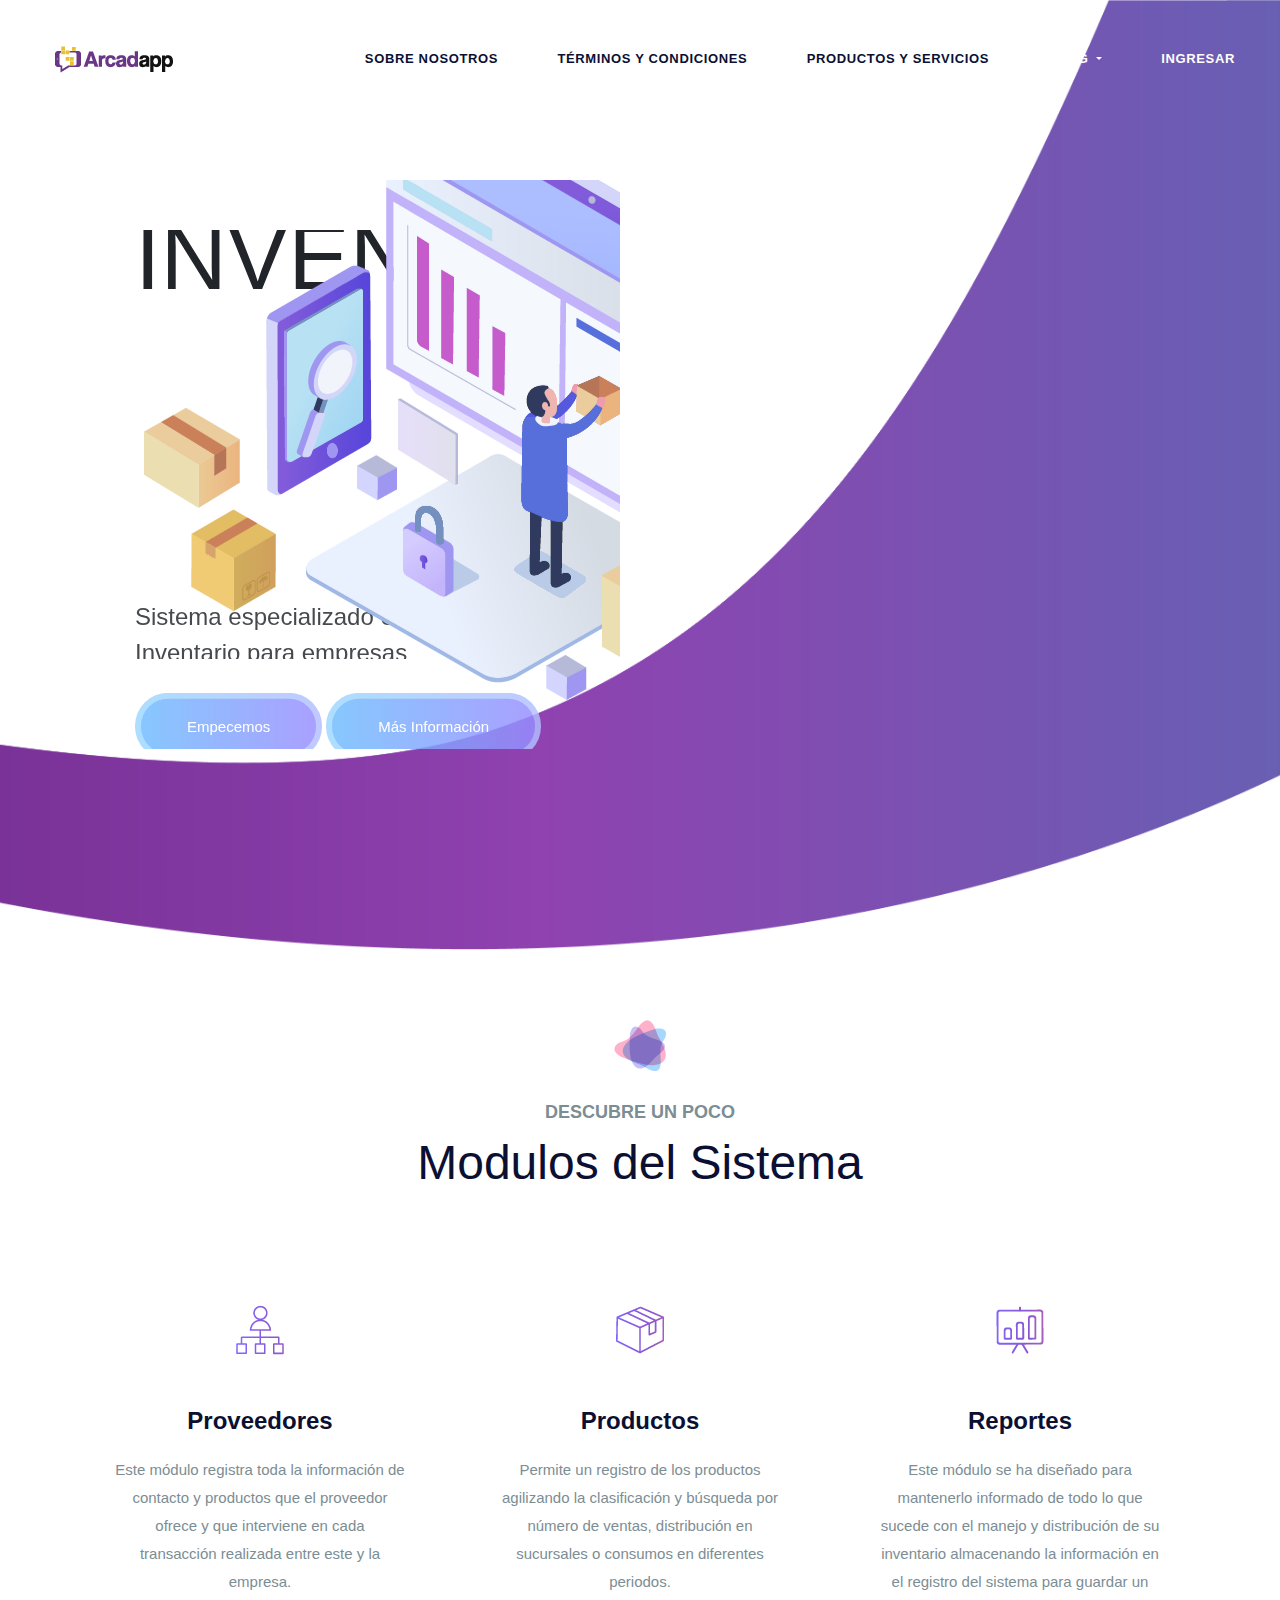
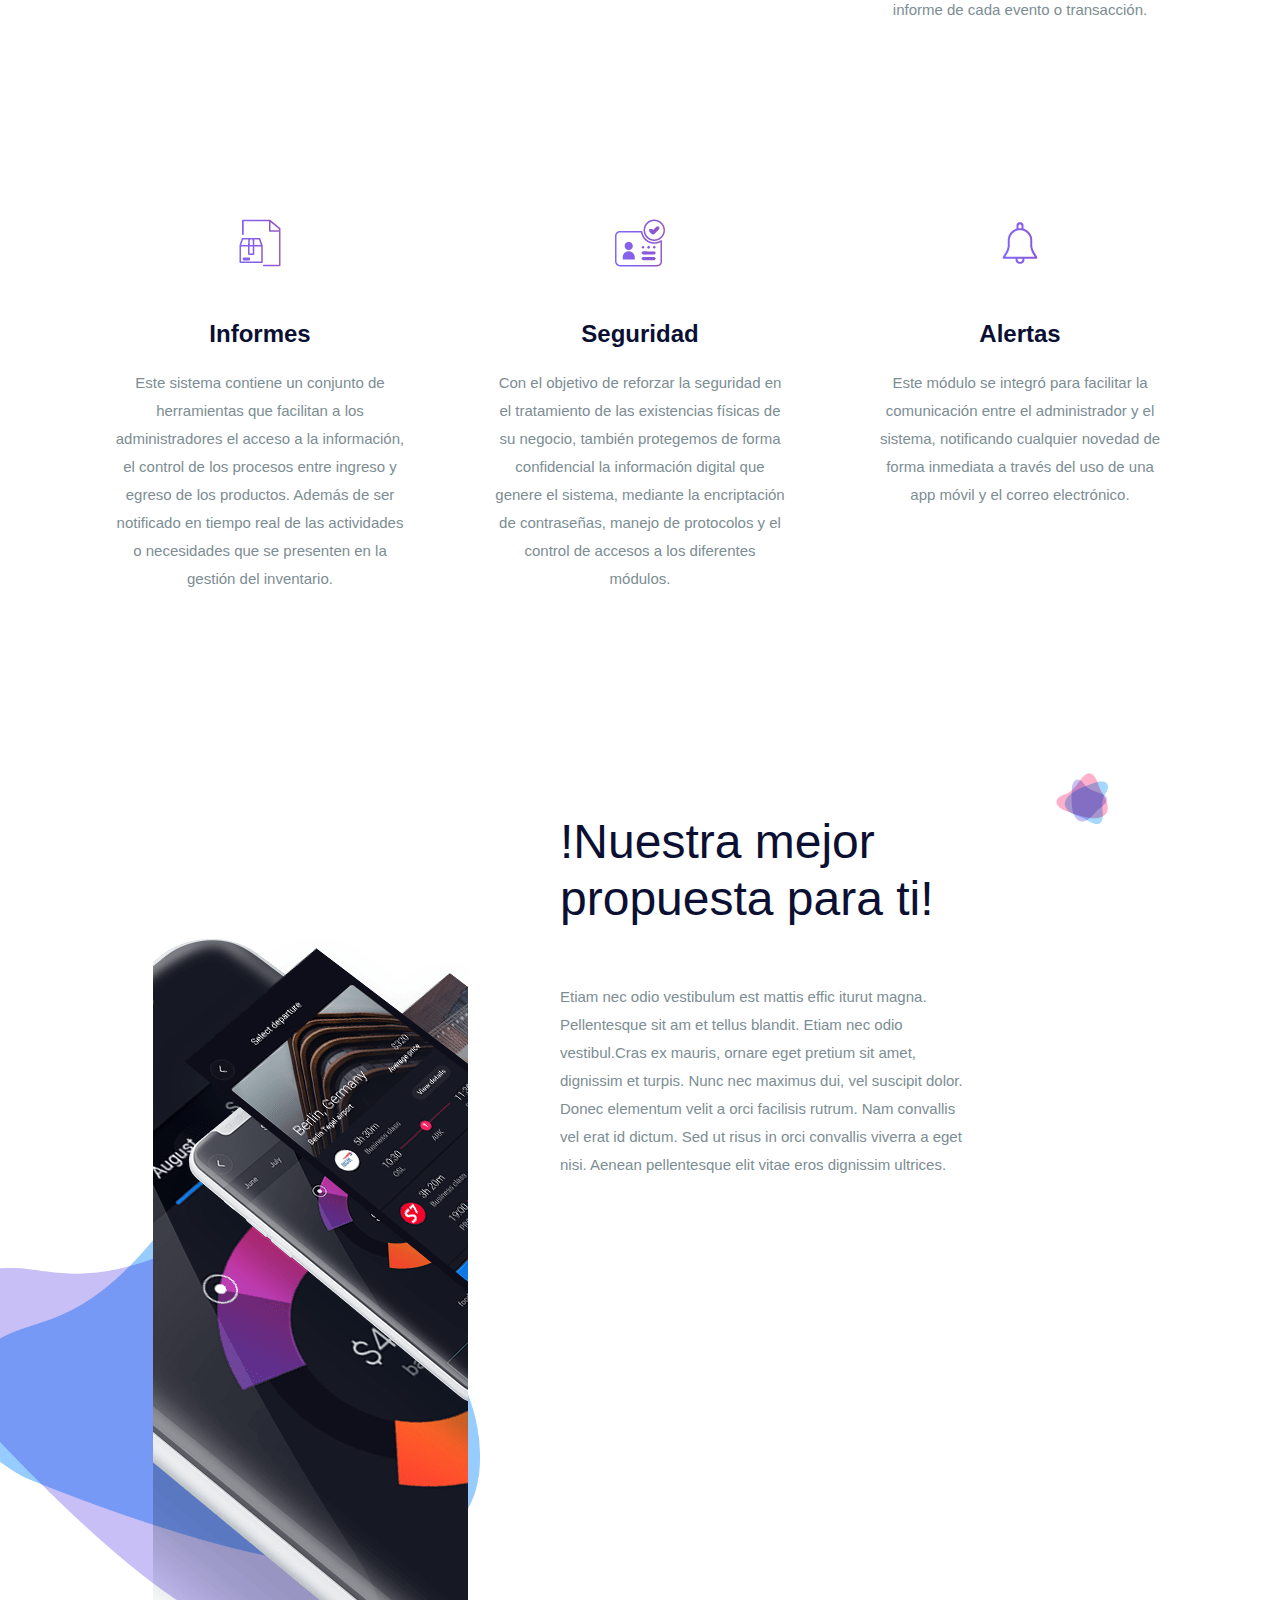
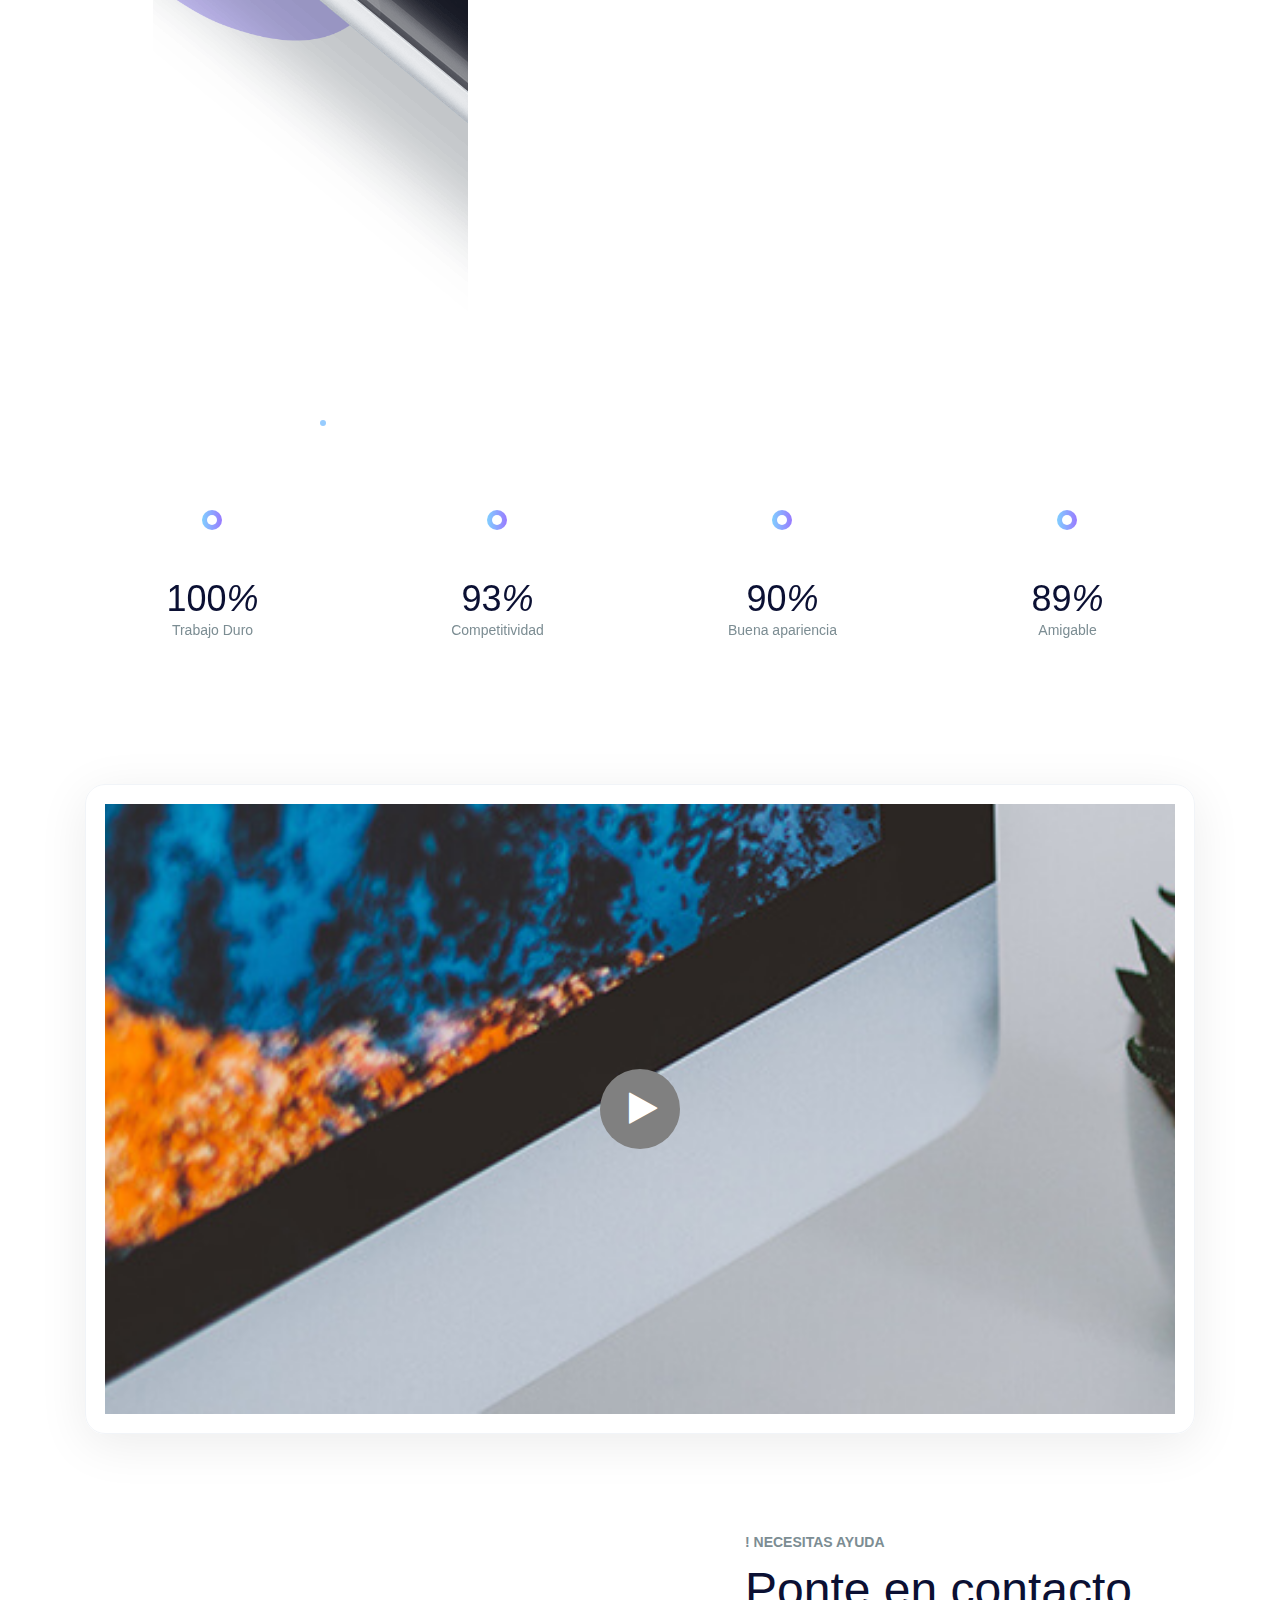
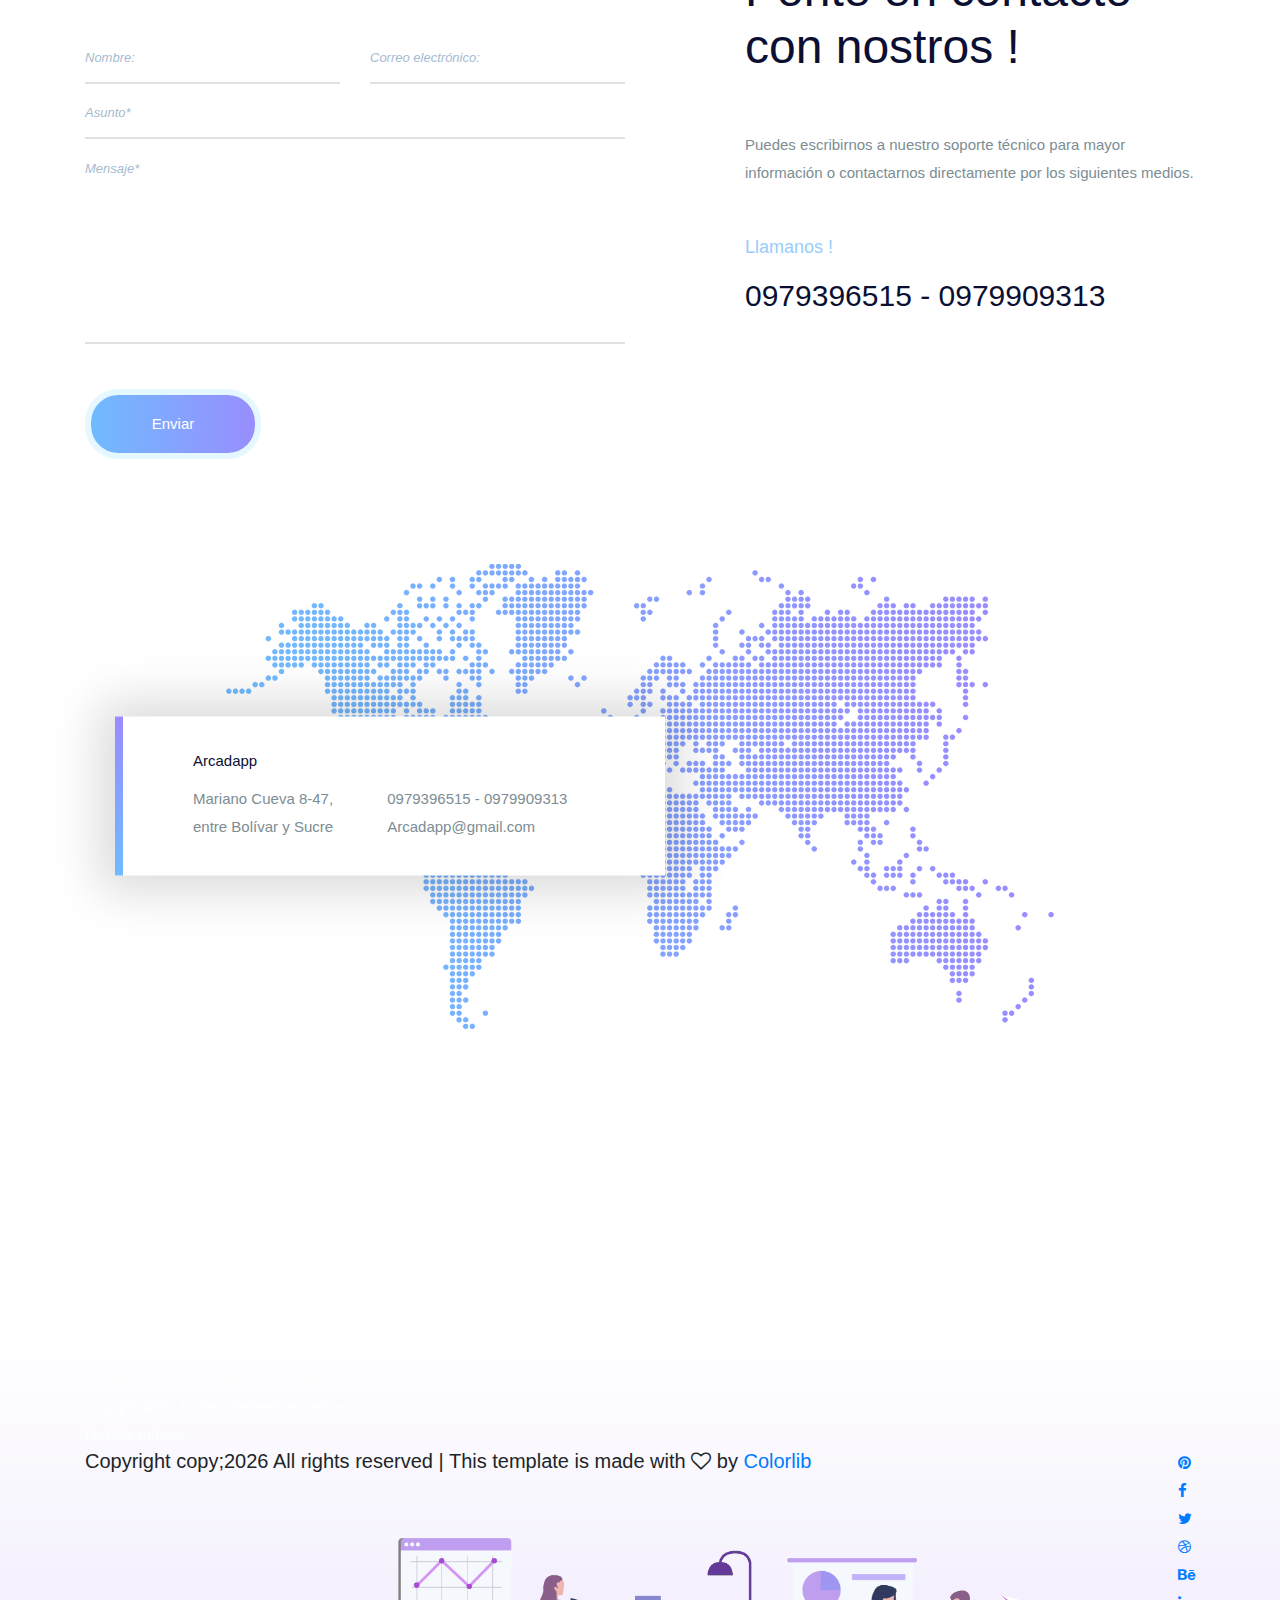
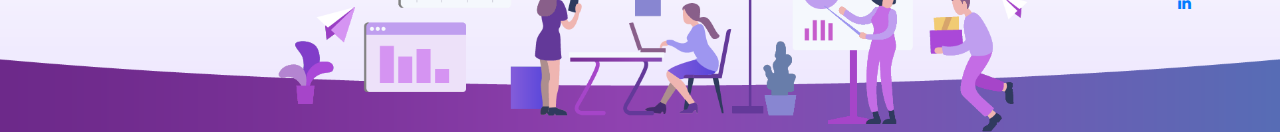
<file: SisArcInventory/src/main/webapp/front/index.html>
<!DOCTYPE html>
<html xmlns="http://www.w3.org/1999/xhtml"
	xmlns:ui="http://java.sun.com/jsf/facelets"
	xmlns:f="http://java.sun.com/jsf/core"
	xmlns:h="http://java.sun.com/jsf/html"
	xmlns:p="http://primefaces.org/ui"
	lang="en">

    <head>
        <meta charset="utf-8"/>
        <meta http-equiv="X-UA-Compatible" content="IE=edge"/>
        <meta name="viewport" content="width=device-width, initial-scale=1"/>

        <link rel="icon" href="img/fav-icon.png" type="image/x-icon" />
        <!-- The above 3 meta tags *must* come first in the head; any other head content must come *after* these tags -->
        <title>Acadapp</title>

        <!-- Icon css link -->
        <link href="css/font-awesome.min.css" rel="stylesheet"/>
        <!-- Bootstrap -->
        <link href="css/bootstrap.min.css" rel="stylesheet"/>

        <!-- Rev slider css -->
        <link href="vendors/revolution/css/settings.css" rel="stylesheet"/>
        <link href="vendors/revolution/css/layers.css" rel="stylesheet"/>
        <link href="vendors/revolution/css/navigation.css" rel="stylesheet"/>

        <!-- Extra plugin css -->
        <link href="vendors/owl-carousel/owl.carousel.min.css" rel="stylesheet"/>
  			<link href="vendors/magnify-popup/magnific-popup.css" rel="stylesheet">


        <link href="css/style.css" rel="stylesheet"/>
        <link href="css/responsive.css" rel="stylesheet"/>

        <!-- HTML5 shim and Respond.js for IE8 support of HTML5 elements and media queries -->
        <!-- WARNING: Respond.js doesn't work if you view the page via file:// -->
        <!--[if lt IE 9]>
        <script src="https://oss.maxcdn.com/html5shiv/3.7.3/html5shiv.min.js"></script>
        <script src="https://oss.maxcdn.com/respond/1.4.2/respond.min.js"></script>
        <![endif]-->
    </head>
    <body>

        <!--================Header Menu Area =================-->
        <header class="main_menu_area">
            <nav class="navbar navbar-expand-lg navbar-light bg-light">
                <a class="navbar-brand" href="#"><img src="img/logo.png" alt=""/></a>
                <button class="navbar-toggler" type="button" data-toggle="collapse" data-target="#navbarSupportedContent" aria-controls="navbarSupportedContent" aria-expanded="false" aria-label="Toggle navigation">
                    <span></span>
                    <span></span>
                    <span></span>
                </button>

                <div class="collapse navbar-collapse" id="navbarSupportedContent">
                    <ul class="navbar-nav">
                        <li class="nav-item active"><a class="nav-link" href="index.xhtml">Sobre Nosotros</a></li>
                        <li class="nav-item active"><a class="nav-link" href="about-us.html">Términos y Condiciones </a></li>
                        <li class="nav-item active"><a class="nav-link" href="service.html">Productos y Servicios</a></li>
                        <li class="nav-item dropdown submenu">
                            <a class="nav-link dropdown-toggle" href="#" id="navbarDropdown" role="button" data-toggle="dropdown" aria-haspopup="true" aria-expanded="false">
                            Blog
                            </a>
                            <ul class="dropdown-menu" aria-labelledby="navbarDropdown">
                                <li class="nav-item"><a class="nav-link" href="blog.html">Sobre Nosotros</a></li>
                                <li class="nav-item"><a class="nav-link" href="single-blog.html">Blog Details</a></li>
                                <li class="nav-item"><a class="nav-link" href="elements.html">Elements</a></li>
                            </ul>
                        </li>
                        <li class="nav-item"><a class="nav-link" href="contact.html">Ingresar</a></li>
                    </ul>
                </div>
            </nav>
        </header>
        <!--================End Header Menu Area =================-->


        <!--================Slider Area =================-->
        <section class="main_slider_area">
            <div id="main_slider" class="rev_slider" data-version="5.3.1.6">
                <ul>
                    <li data-index="rs-1587" data-transition="fade" data-slotamount="default" data-hideafterloop="0" data-hideslideonmobile="off"  data-easein="default" data-easeout="default" data-masterspeed="300" data-rotate="0"  data-saveperformance="off"  data-title="Creative" data-param1="01" data-param2="" data-param3="" data-param4="" data-param5="" data-param6="" data-param7="" data-param8="" data-param9="" data-param10="" data-description="">
                        <!-- LAYER NR. 1 -->
                        <div class="slider_text_box">
                            <div class="tp-caption tp-resizeme first_text"
                            data-x="['left','left','left','left','15','center']"
                            data-hoffset="['0','80','80','0']"
                            data-y="['230','230','top','top']"
                            data-voffset="['400','400','400','250','130','130']"
                            data-fontsize="['105','92','92','50','50','30']"
                            data-lineheight="['82','82','82','62','62','42']"
                            data-width="['none']"
                            data-height="none"
                            data-whitespace="nowrape"
                            data-type="text"
                            data-responsive_offset="on"
                            data-frames="[{&quot;delay&quot;:10,&quot;speed&quot;:1500,&quot;frame&quot;:&quot;0&quot;,&quot;from&quot;:&quot;y:[-100%];z:0;rX:0deg;rY:0;rZ:0;sX:1;sY:1;skX:0;skY:0;&quot;,&quot;mask&quot;:&quot;x:0px;y:0px;s:inherit;e:inherit;&quot;,&quot;to&quot;:&quot;o:1;&quot;,&quot;ease&quot;:&quot;Power2.easeInOut&quot;},{&quot;delay&quot;:&quot;wait&quot;,&quot;speed&quot;:1500,&quot;frame&quot;:&quot;999&quot;,&quot;to&quot;:&quot;y:[175%];&quot;,&quot;mask&quot;:&quot;x:inherit;y:inherit;s:inherit;e:inherit;&quot;,&quot;ease&quot;:&quot;Power2.easeInOut&quot;}]"
                            data-textAlign="['left','left','left','left','left','center']">INVENT UP <br /></div>

                            <div class="tp-caption tp-resizeme secand_text"
                                data-x="['05','left','left','left','15','center']"
                                data-hoffset="['0','80','80','0']"
                                data-y="['340','top','top','top']"
                                data-voffset="['575','575','575','400','210','300']"
                                data-fontsize="['24','24','24','18','16','16']"
                                data-lineheight="['36','36','36','26','26','26']"
                                data-width="['none','none','none','none','none']"
                                data-height="none"
                                data-whitespace="nowrape"
                                data-type="text"
                                data-responsive_offset="on"
                                data-transform_idle="o:1;"
                                data-frames="[{&quot;delay&quot;:10,&quot;speed&quot;:1500,&quot;frame&quot;:&quot;0&quot;,&quot;from&quot;:&quot;y:[100%];z:0;rX:0deg;rY:0;rZ:0;sX:1;sY:1;skX:0;skY:0;opacity:0;&quot;,&quot;mask&quot;:&quot;x:0px;y:[100%];s:inherit;e:inherit;&quot;,&quot;to&quot;:&quot;o:1;&quot;,&quot;ease&quot;:&quot;Power2.easeInOut&quot;},{&quot;delay&quot;:&quot;wait&quot;,&quot;speed&quot;:1500,&quot;frame&quot;:&quot;999&quot;,&quot;to&quot;:&quot;y:[175%];&quot;,&quot;mask&quot;:&quot;x:inherit;y:inherit;s:inherit;e:inherit;&quot;,&quot;ease&quot;:&quot;Power2.easeInOut&quot;}]"
                                data-textAlign="['left','left','left','left','left','center']">Sistema especializado en <br /> Inventario para empresas
                            </div>

                            <div class="tp-caption tp-resizeme"
                                data-x="['left','left','left','left','15','center']" data-hoffset="['0','80','80','0']"
                                data-y="['470','top','top','top']"
                                data-voffset="['670','670','670','480','280','350']"
                                data-fontsize="['14','14','14','14']"
                                data-lineheight="['46','46','46','46']"
                                data-width="none"
                                data-height="none"
                                data-whitespace="nowrap"
                                data-type="text"
                                data-responsive_offset="on"
                                data-frames="[{&quot;delay&quot;:10,&quot;speed&quot;:1500,&quot;frame&quot;:&quot;0&quot;,&quot;from&quot;:&quot;y:[100%];z:0;rX:0deg;rY:0;rZ:0;sX:1;sY:1;skX:0;skY:0;opacity:0;&quot;,&quot;mask&quot;:&quot;x:0px;y:[100%];s:inherit;e:inherit;&quot;,&quot;to&quot;:&quot;o:1;&quot;,&quot;ease&quot;:&quot;Power2.easeInOut&quot;},{&quot;delay&quot;:&quot;wait&quot;,&quot;speed&quot;:1500,&quot;frame&quot;:&quot;999&quot;,&quot;to&quot;:&quot;y:[175%];&quot;,&quot;mask&quot;:&quot;x:inherit;y:inherit;s:inherit;e:inherit;&quot;,&quot;ease&quot;:&quot;Power2.easeInOut&quot;}]">
                                <a class="more_btn" href="#">Empecemos</a>
                                <a class="more_btn" href="#">Más Información</a>
                            </div>

                            <div class="tp-caption tp-resizeme single_img"
                            data-x="['570','80','right','right','right','right']"
                            data-hoffset="['0','0','0','0']"
                            data-y="['125','top','top','top']"
                            data-voffset="['180','180','180','180','0']"
                            data-fontsize="['65','65','60','40','25']"
                            data-lineheight="['75','75','75','50','35']"
                            data-width="['785','485','485','485','485']"
                            data-height="none"
                            data-whitespace="normal"
                            data-type="text"
                            data-responsive_offset="on"
                            data-frames="[{&quot;delay&quot;:10,&quot;speed&quot;:1500,&quot;frame&quot;:&quot;0&quot;,&quot;from&quot;:&quot;y:[-100%];z:0;rX:0deg;rY:0;rZ:0;sX:1;sY:1;skX:0;skY:0;&quot;,&quot;mask&quot;:&quot;x:0px;y:0px;s:inherit;e:inherit;&quot;,&quot;to&quot;:&quot;o:1;&quot;,&quot;ease&quot;:&quot;Power2.easeInOut&quot;},{&quot;delay&quot;:&quot;wait&quot;,&quot;speed&quot;:1500,&quot;frame&quot;:&quot;999&quot;,&quot;to&quot;:&quot;y:[175%];&quot;,&quot;mask&quot;:&quot;x:inherit;y:inherit;s:inherit;e:inherit;&quot;,&quot;ease&quot;:&quot;Power2.easeInOut&quot;}]"
                            data-textAlign="['left','left','left','left','left','center']">
                                <img src="img/home-slider/slider-m-1.png" alt=""/>
                            </div>
                        </div>
                    </li>

                </ul>
            </div>
        </section>
        <!--================End Slider Area =================-->

        <!--================Feature Area =================-->
        <section class="feature_area">
            <div class="container">
                <div class="c_title">
                    <img src="img/icon/title-icon.png" alt=""/>
                    <h6>Descubre un poco</h6>
                    <h2>Modulos del Sistema</h2>
                </div>
                <div class="row feature_inner">
                    <div class="col-lg-4 col-sm-6">
                        <div class="feature_item">
                            <div class="f_icon">
                                <img src="img/icon/proveedor.png" alt=""/>
                            </div>
                            <h4>Proveedores</h4>
                            <p>Este módulo registra toda la información de contacto y productos que el proveedor ofrece y que interviene en cada transacción realizada entre este y la empresa. </p>

                        </div>
                    </div>
                    <div class="col-lg-4 col-sm-6">
                        <div class="feature_item">
                            <div class="f_icon">
                                <img src="img/icon/producto.png" alt=""/>
                            </div>
                            <h4>Productos</h4>
                            <p>Permite un registro de los productos agilizando la clasificación y búsqueda por número de ventas, distribución en sucursales o consumos en diferentes periodos. </p>

                        </div>
                    </div>
                    <div class="col-lg-4 col-sm-6">
                        <div class="feature_item">
                            <div class="f_icon">
                                <img src="img/icon/reportes.png" alt=""/>
                            </div>
                            <h4>Reportes</h4>
                            <p>Este módulo se ha diseñado para mantenerlo informado de todo lo que sucede con el manejo y distribución de su inventario almacenando la información en el registro del sistema para guardar un informe de cada evento o transacción. </p>

                        </div>
                    </div>
										<div class="col-lg-4 col-sm-6">
                        <div class="feature_item">
                            <div class="f_icon">
                                <img src="img/icon/inventario.png" alt=""/>
                            </div>
                            <h4>Informes</h4>
                            <p>Este sistema contiene un conjunto de herramientas que facilitan a los administradores el acceso a la información, el control de los procesos entre ingreso y egreso de los productos.
															Además de ser notificado en tiempo real de las actividades o necesidades que se presenten en la gestión del inventario. </p>

                        </div>
                    </div>

										<div class="col-lg-4 col-sm-6">
												<div class="feature_item">
														<div class="f_icon">
																<img src="img/icon/credenciales.png" alt=""/>
														</div>
														<h4>Seguridad</h4>
														<p>Con el objetivo de reforzar la seguridad en el tratamiento de las existencias físicas de su negocio, también protegemos de forma confidencial
															la información digital que genere el sistema, mediante la encriptación de contraseñas, manejo de protocolos y el control de accesos a
															los diferentes módulos. </p>

												</div>
										</div>
										<div class="col-lg-4 col-sm-6">
												<div class="feature_item">
														<div class="f_icon">
																<img src="img/icon/notificaciones.png" alt=""/>
														</div>
														<h4>Alertas</h4>
														<p>Este módulo se integró para facilitar la comunicación entre el administrador y el sistema, notificando cualquier novedad de forma inmediata a través del uso de una app móvil y el correo electrónico.
														</p>

												</div>
										</div>

                </div>
            </div>
        </section>
        <!--================End Feature Area =================-->

        <!--================The best slider Area =================-->
        <section class="best_3d_area">
            <div class="left_3d">
                <div class="shap_slider_inner owl-carousel">

                    <div class="item">
											<div class="media">
													<img src="img/team/people/special.png" alt=""/>

											</div>


                    </div>
                    <div class="item">
											<div class="media">
													<img src="img/team/people/people-5.png" alt=""/>

											</div>
                        <h4></h4>
                    </div>
                </div>
            </div>
            <div class="right_text">
                <div class="right_text_inner">
                    <div class="text_3d">
                        <div class="l_title">

                            <h2>!Nuestra mejor propuesta para ti! </h2>
                        </div>
                        <p>Etiam nec odio vestibulum est mattis effic iturut magna. Pellentesque sit am et tellus blandit. Etiam nec odio vestibul.Cras ex mauris, ornare eget pretium sit amet, dignissim et turpis. Nunc nec maximus dui, vel suscipit dolor. Donec elementum velit a orci facilisis rutrum. Nam convallis vel erat id dictum. Sed ut risus in orci convallis viverra a eget nisi. Aenean pellentesque elit vitae eros dignissim ultrices. </p>
                    </div>
                    <div class="shap_mobile">
                        <img src="img/icon/title-icon.png" alt=""/>
                    </div>
                </div>
            </div>
        </section>
        <!--================End The best slider Area =================-->

				<section class="circle_chart_area">
						<div class="container">
								<div class="row">
										<div class="col-lg-3 col-sm-6">
												<div class="circle_progress circular style-polygon" data-percentage="99.9" data-thickness="3" data-reverse="true" data-empty-fill="transparent" data-start-color="#987dff" data-end-color="#7acaff">
														<div class="circle_progress_inner">
																<strong></strong>
																<span class="percentage"></span>
																<h4>Trabajo Duro</h4>
														</div>
												</div>
										</div>
										<div class="col-lg-3 col-sm-6">
												<div class="circle_progress circular style-polygon" data-percentage="93" data-thickness="3" data-reverse="true" data-empty-fill="transparent" data-start-color="#987dff" data-end-color="#7acaff">
														<div class="circle_progress_inner">
																<strong></strong>
																<span class="percentage"></span>
																<h4>Competitividad </h4>
														</div>
												</div>
										</div>
										<div class="col-lg-3 col-sm-6">
												<div class="circle_progress circular style-polygon" data-percentage="90" data-thickness="3" data-reverse="true" data-empty-fill="transparent" data-start-color="#987dff" data-end-color="#7acaff">
														<div class="circle_progress_inner">
																<strong></strong>
																<span class="percentage"></span>
																<h4>Buena apariencia</h4>
														</div>
												</div>
										</div>
										<div class="col-lg-3 col-sm-6">
												<div class="circle_progress circular style-polygon" data-percentage="89" data-thickness="3" data-reverse="true" data-empty-fill="transparent" data-start-color="#987dff" data-end-color="#7acaff">
														<div class="circle_progress_inner">
																<strong></strong>
																<span class="percentage"></span>
																<h4>Amigable</h4>
														</div>
												</div>
										</div>
								</div>
						</div>
				</section>
				<!-- ***** Video Area Start ***** -->
				<div class="video-section">
						<div class="container">
								<div class="row">
										<div class="col-12">
												<!-- Video Area Start -->
												<div class="video-area" style="background-image: url(img/blog/blog-2.jpg);">
														<div class="video-play-btn">
																<a href="https://www.youtube.com/watch?v=f5BBJ4ySgpo" class="video_btn"><i class="fa fa-play" aria-hidden="true"></i></a>
														</div>
												</div>
										</div>
								</div>
						</div>
				</div>
				<!-- ***** Video Area End ***** -->


        <!--================End Team People Area =================-->

        <!--================Get in Touch Area =================-->
        <section class="get_in_touch_area">
            <div class="container">
                <div class="row get_touch_inner">
                    <div class="col-lg-6">
                        <form class="contact_us_form row" action="contact_process.php" method="post" id="contactForm" novalidate="novalidate">
                            <div class="form-group col-lg-6">
                                <input type="text" class="form-control" id="name" name="name" placeholder="Nombre: "/>
                            </div>
                            <div class="form-group col-lg-6">
                                <input type="email" class="form-control" id="email" name="email" placeholder="Correo electrónico: "/>
                            </div>
                            <div class="form-group col-lg-12">
                                <input type="text" class="form-control" id="subject" name="subject" placeholder="Asunto*"/>
                            </div>
                            <div class="form-group col-lg-12">
                                <textarea class="form-control" name="message" id="message" rows="1" placeholder="Mensaje*"></textarea>
                            </div>
                            <div class="form-group col-lg-12">
                                <button type="submit" value="submit" class="btn submit_btn form-control">Enviar</button>
                            </div>
                        </form>
                    </div>
                    <div class="col-lg-6">
                        <div class="touch_details">
                            <div class="l_title">

                                <h6>! Necesitas Ayuda</h6>
                                <h2>Ponte en contacto con nostros !</h2>
                            </div>
                            <p>Puedes escribirnos a nuestro soporte	técnico para mayor información o contactarnos directamente por los siguientes medios.</p>
                            <a href="#"><h5>Llamanos ! </h5></a>
                            <a href="#"><h4>0979396515 - 0979909313</h4></a>
                        </div>
                    </div>
                </div>
            </div>
        </section>
        <!--================End Get in Touch Area =================-->

        <!--================Map Area =================-->
        <section class="world_map_area p_100">
            <div class="container">
                <div class="world_map_inner">
                    <img class="img-fluid" src="img/world-map.png" alt=""/>
                    <div class="bd-callout">
                        <h3>Arcadapp </h3>
                        <p>Mariano Cueva 8-47, <br /> entre Bolívar y Sucre</p>
                        <h4><a href="#">0979396515 - 0979909313</a> <a href="#">Arcadapp@gmail.com</a></h4>
                    </div>
                </div>
            </div>
        </section>
        <!--================End Map Area =================-->

        <!--================Footer Area =================-->
        <footer class="footr_area">
            <div class="footer_widget_area">
                <div class="container">
                    <div class="row footer_widget_inner">
                        <div class="col-lg-4 col-sm-6">
                            <aside class="f_widget f_about_widget">
                                <img src="img/footer-logo.png" alt=""/>
                                <p>Cras ex mauris, ornare eget pretium sit amet, dignissim et turpis. Nunc nec maximus dui, vel suscipit dolor. Donec elementum velit a orci facilisis rutrum.</p>
                            </aside>
                        </div>

                        <div class="col-lg-4 col-sm-6">
                            <aside class="f_widget f_subs_widget">
                                <div class="f_title">
                                    <h3>Subscribe to newsletter</h3>
                                </div>


																</div>
																<div class="container">
																		<div class="float-sm-left">
																				<h5><!-- Link back to Colorlib can't be removed. Template is licensed under CC BY 3.0. -->
															Copyright copy;<script>document.write(new Date().getFullYear());</script> All rights reserved | This template is made with <i class="fa fa-heart-o" aria-hidden="true"></i> by <a href="https://colorlib.com" target="_blank">Colorlib</a>
															<!-- Link back to Colorlib can't be removed. Template is licensed under CC BY 3.0. --></h5>
																		</div>
																		<div class="float-sm-right">
																				<ul>
																						<li><a href="#"><i class="fa fa-pinterest"></i></a></li>
																						<li><a href="#"><i class="fa fa-facebook"></i></a></li>
																						<li><a href="#"><i class="fa fa-twitter"></i></a></li>
																						<li><a href="#"><i class="fa fa-dribbble"></i></a></li>
																						<li><a href="#"><i class="fa fa-behance"></i></a></li>
																						<li><a href="#"><i class="fa fa-linkedin"></i></a></li>
																				</ul>
																		</div>
																</div>
                            </aside>
                        </div>
                    </div>
                </div>
            </div>

        </footer>
        <!--================End Footer Area =================-->



        <!-- jQuery (necessary for Bootstrap's JavaScript plugins) -->
        <script src="js/jquery-3.2.1.min.js"></script>
        <!-- Include all compiled plugins (below), or include individual files as needed -->
        <script src="js/popper.min.js"></script>
        <script src="js/bootstrap.min.js"></script>
				<!-- Active JS -->
				<script src="js/active.js"></script>
        <!-- Rev slider js -->
        <script src="vendors/revolution/js/jquery.themepunch.tools.min.js"></script>
        <script src="vendors/revolution/js/jquery.themepunch.revolution.min.js"></script>
        <script src="vendors/revolution/js/extensions/revolution.extension.actions.min.js"></script>
        <script src="vendors/revolution/js/extensions/revolution.extension.video.min.js"></script>
        <script src="vendors/revolution/js/extensions/revolution.extension.slideanims.min.js"></script>
        <script src="vendors/revolution/js/extensions/revolution.extension.layeranimation.min.js"></script>
        <script src="vendors/revolution/js/extensions/revolution.extension.navigation.min.js"></script>
        <script src="vendors/revolution/js/extensions/revolution.extension.slideanims.min.js"></script>
        <!-- Extra plugin css -->
        <script src="vendors/counterup/jquery.waypoints.min.js"></script>
        <script src="vendors/counterup/jquery.counterup.min.js"></script>
        <script src="vendors/counterup/apear.js"></script>
        <script src="vendors/counterup/countto.js"></script>
        <script src="vendors/owl-carousel/owl.carousel.min.js"></script>
        <script src="vendors/magnify-popup/jquery.magnific-popup.min.js"></script>
				<script src="vendors/circle-bar/circle-progress.min.js"></script>
        <script src="vendors/circle-bar/plugins.js"></script>
				<script src="js/smoothscroll.js"></script>


        <script src="js/theme.js"></script>
				<script src="js/circle-active.js"></script>
    </body>
</html>
</file>
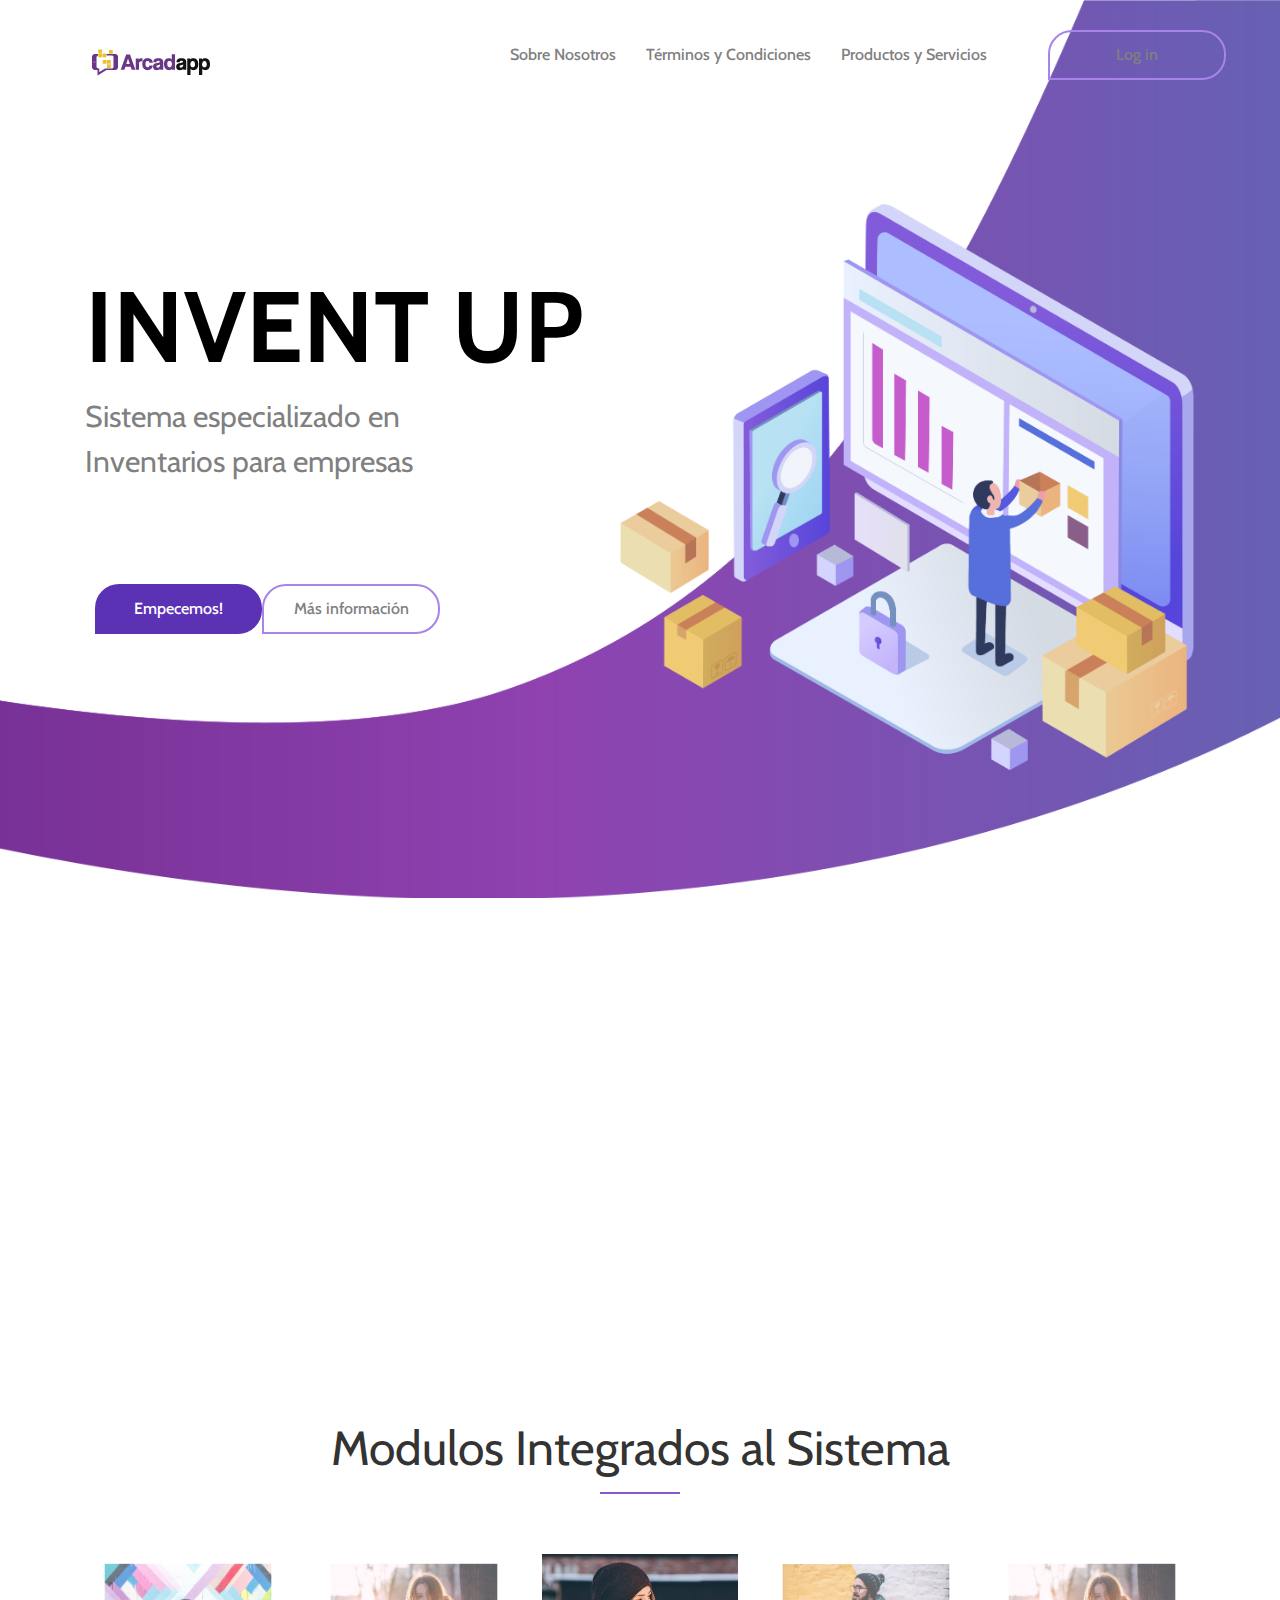
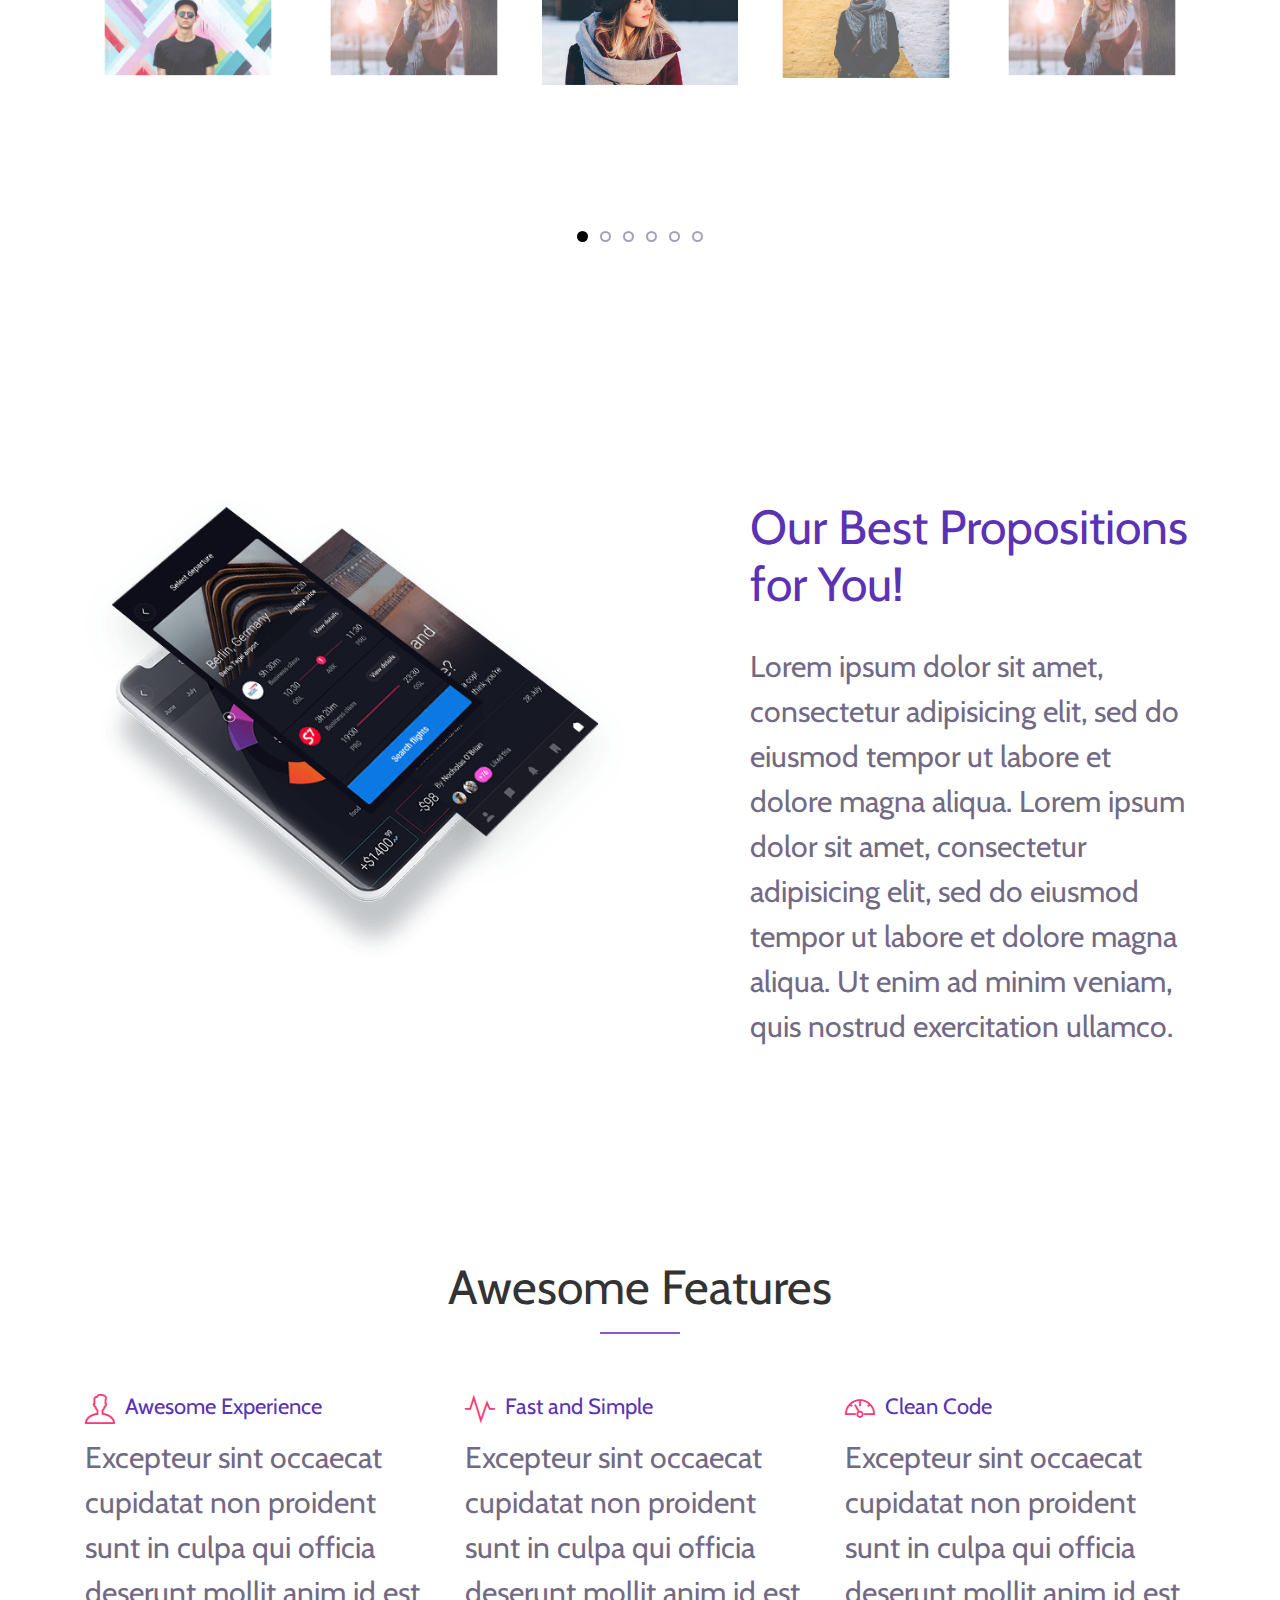
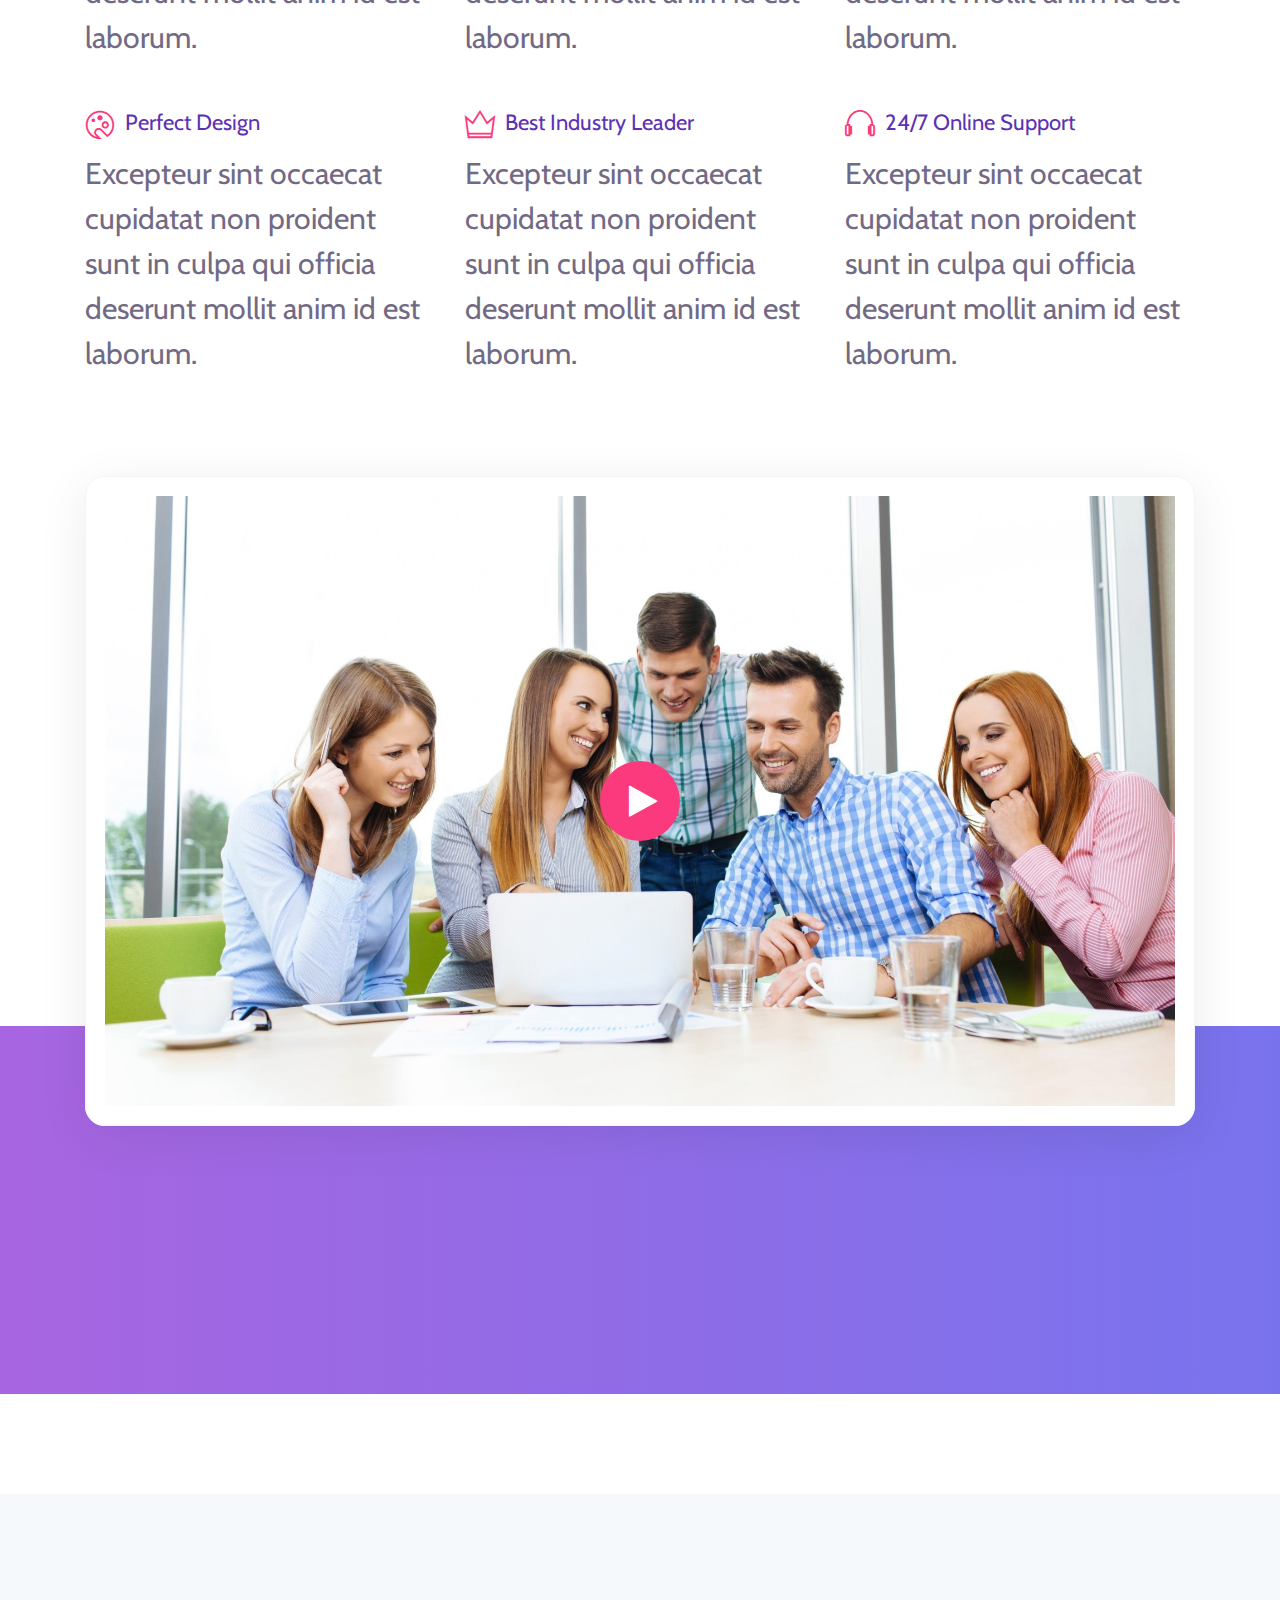
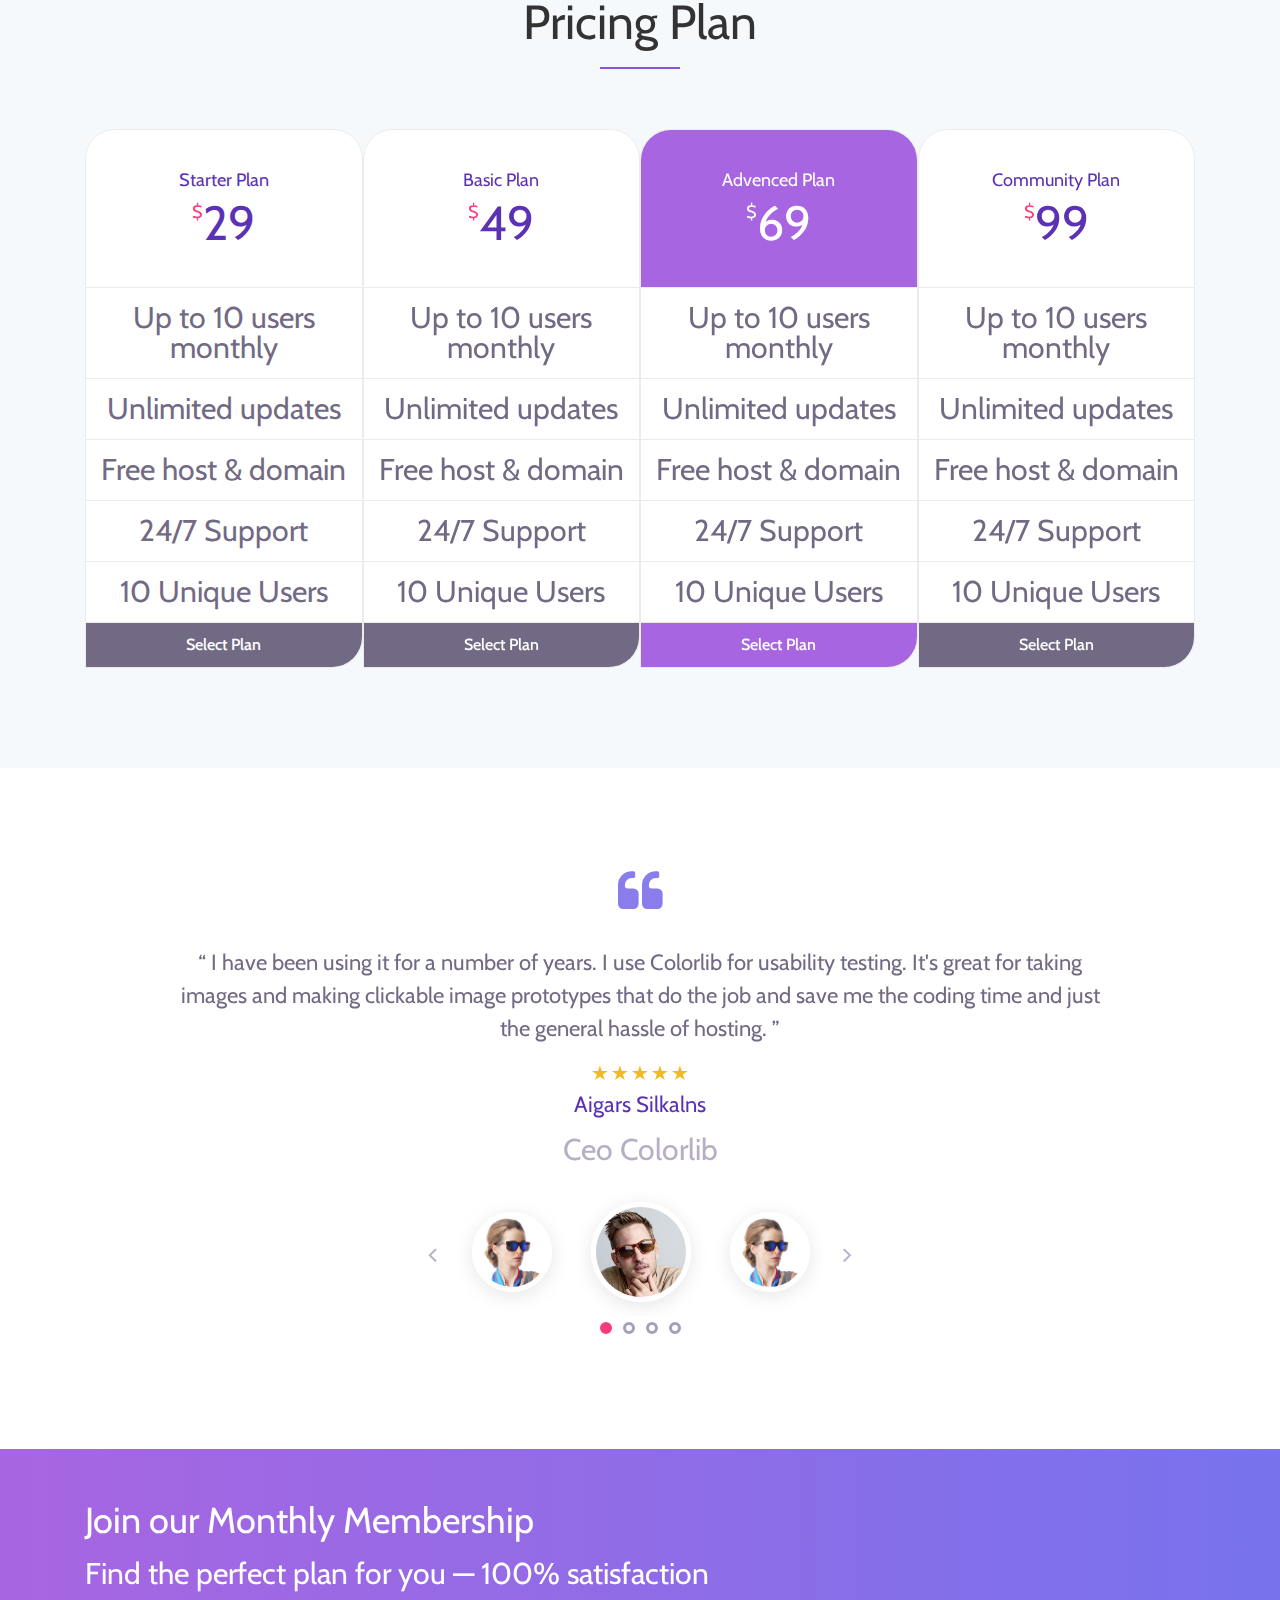
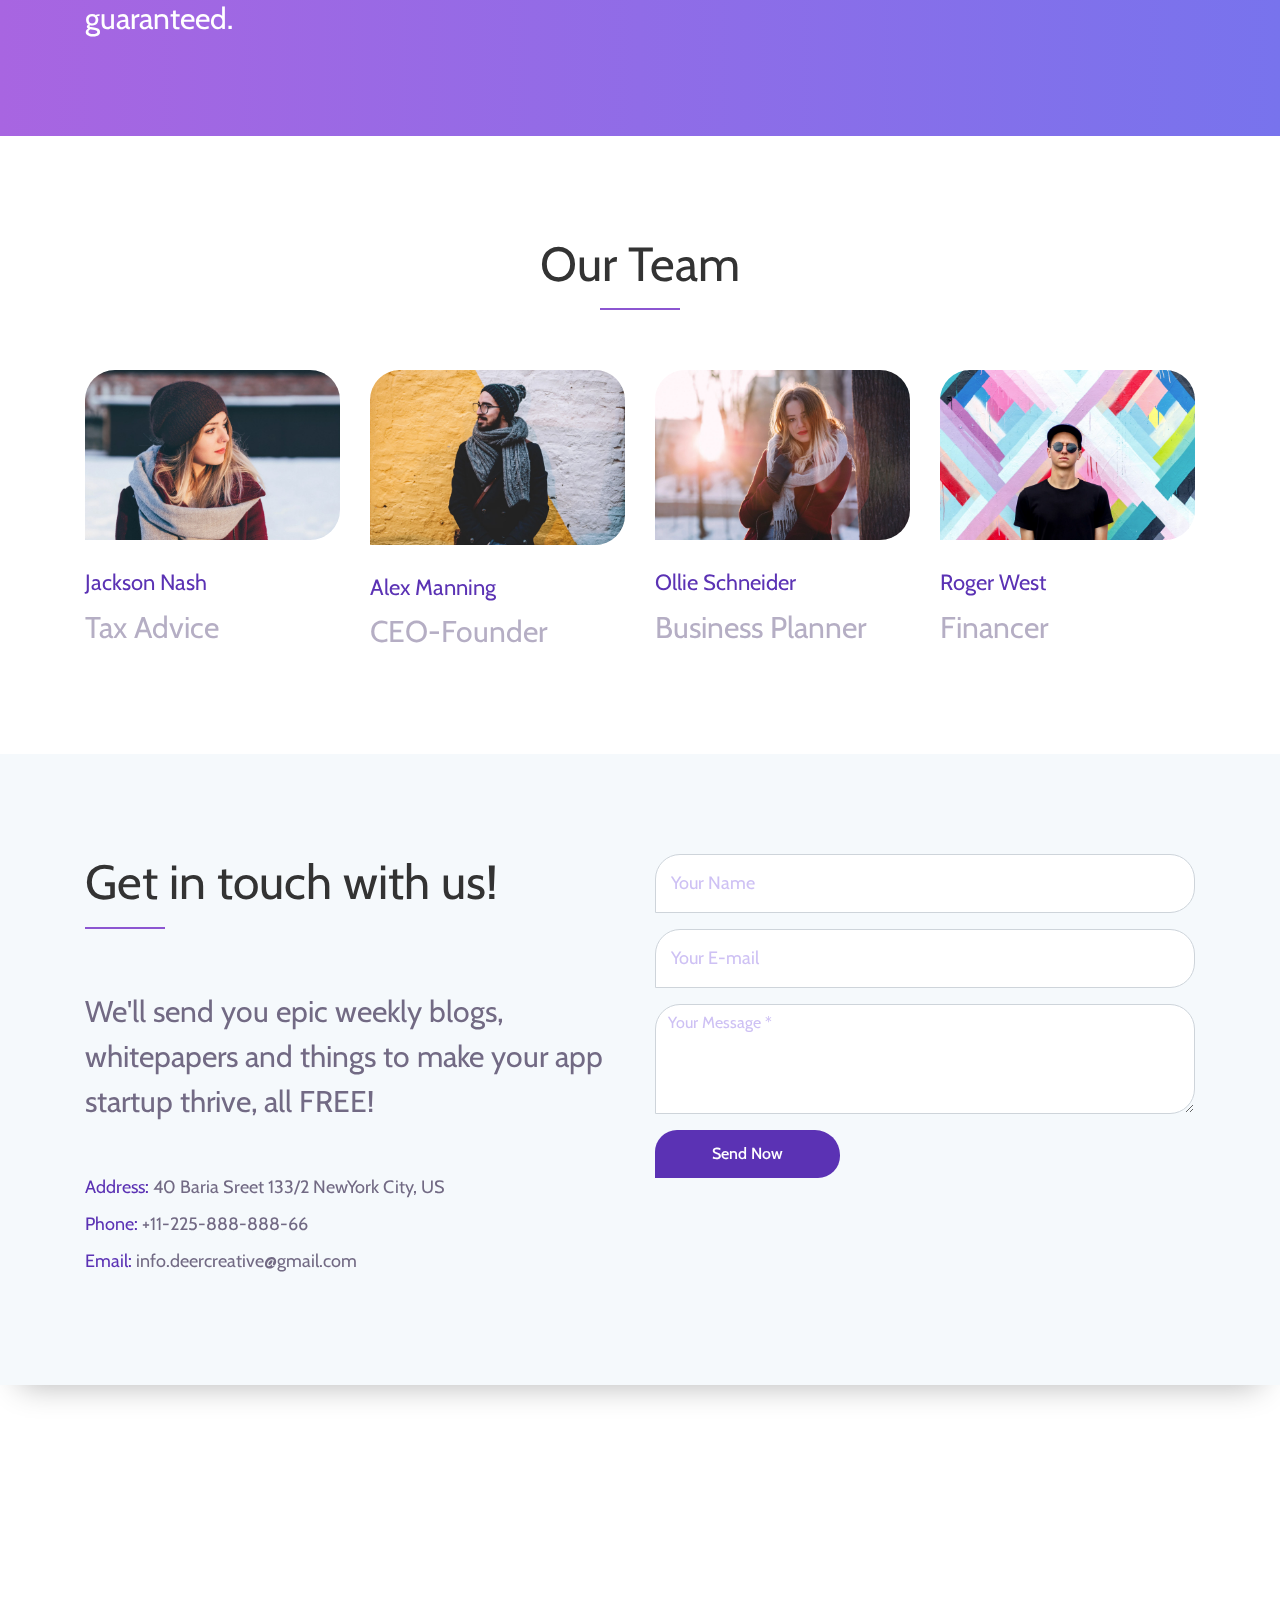
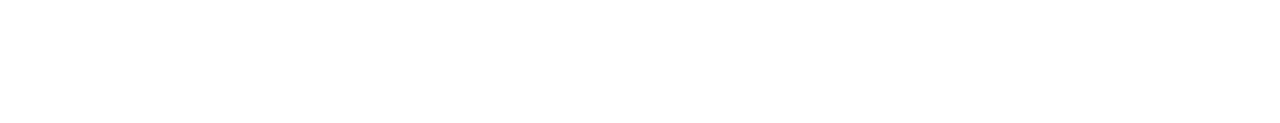
<file: SisArcInventory/src/main/webapp/ca-colorlib/ca/index.html>
<!DOCTYPE html>
<html lang="en">

<head>
    <meta charset="UTF-8">
    <meta name="description" content="">
    <meta http-equiv="X-UA-Compatible" content="IE=edge">
    <meta name="viewport" content="width=device-width, initial-scale=1, shrink-to-fit=no">
    <!-- The above 4 meta tags *must* come first in the head; any other head content must come *after* these tags -->

    <!-- Title -->
    <title>Colorlib App - App Landing Page</title>

    <!-- Favicon -->
    <link rel="icon" href="img/core-img/favicon.ico">

    <!-- Core Stylesheet -->
    <link href="style.css" rel="stylesheet">

    <!-- Responsive CSS -->
    <link href="css/responsive.css" rel="stylesheet">

</head>

<body>
    <!-- Preloader Start -->
    <div id="preloader">
        <div class="colorlib-load"></div>
    </div>

    <!-- ***** Header Area Start ***** -->
    <header class="header_area animated">
        <div class="container-fluid">
            <div class="row align-items-center">
                <!-- Menu Area Start -->
                <div class="col-12 col-lg-10">
                    <div class="menu_area">
                        <nav class="navbar navbar-expand-lg navbar-light">
                            <!-- Logo -->
                            <a class="navbar-brand" href="#">
			    <img src="img/core-img/arcadapplogo.png" alt="">
			    </a>
                            <button class="navbar-toggler" type="button" data-toggle="collapse" data-target="#ca-navbar" aria-controls="ca-navbar" aria-expanded="false" aria-label="Toggle navigation"><span class="navbar-toggler-icon"></span></button>
                            <!-- Menu Area -->
                            <div class="collapse navbar-collapse" id="ca-navbar">
                                <ul class="navbar-nav ml-auto" id="nav">
                                    <li class="nav-item active"><a class="nav-link" href="#home">Sobre Nosotros</a></li>
                                    <li class="nav-item"><a class="nav-link" href="#about">Términos y Condiciones</a></li>
                                    <li class="nav-item"><a class="nav-link" href="#features">Productos y Servicios</a></li>

                                </ul>
                            </div>
                        </nav>
                    </div>
                </div>
                <!-- Signup btn -->
                <div class="col-12 col-lg-2">
                    <div class="sing-up-button d-none d-lg-block">
                        <a href="#">Log in</a>
                    </div>
                </div>
            </div>
        </div>
    </header>
    <!-- ***** Header Area End ***** -->

    <!-- ***** Wellcome Area Start ***** -->
    <section class="wellcome_area clearfix" id="home">
        <div class="container h-100">
            <div class="row h-100 align-items-center">
                <div class="col-12 col-md">
                    <div class="wellcome-heading">
                        <h2>INVENT UP</h2>
                        <p>Sistema especializado en <br>
                          Inventarios para empresas</p>
                    </div>
                    <div class="get-start-area">
                        <!-- Form Start -->
                        <form action="#" method="post" class="form-inline">
                        <input type="submit" class="submit" value="Empecemos!">    
                          <div class="sing-up-button d-none d-lg-block">
                              <a href="#">Más información</a>
                          </div>

                        </form>
                        <!-- Form End -->
                    </div>
                </div>
            </div>
        </div>
        <!-- Welcome thumb -->
        <div class="welcome-thumb wow fadeInDown" data-wow-delay="0.2s">
            <img src="img/bg-img/welcome-img.png" alt="">
        </div>
    </section>
    <!-- ***** Wellcome Area End ***** -->

    <!-- ***** Special Area Start ***** -->
    <section class="special-area bg-white section_padding_100" id="about">
        <div class="container">

            <div class="row">
                <!-- Single Special Area -->
                <div class="col-12 col-md-4">
                    <div class="single-special text-center wow fadeInUp" data-wow-delay="0.2s">
                        <div class="single-icon">
                            <i class="ti-mobile" aria-hidden="true"></i>
                        </div>
                        <h4>Easy to use</h4>
                        <p>We build pretty complex tools and this allows us to take designs
                          and turn them into functional quickly and easily
                        We build pretty complex tools and this allows us to take designs and turn them into functional quickly and easily
                      We build pretty complex tools and this allows us to take designs and turn them into functional quickly and easily</p>
                    </div>
                </div>
            </div>
        </div>


            <!-- ***** App Screenshots Area Start ***** -->
            <section class="app-screenshots-area bg-white section_padding_0_100 clearfix" id="screenshot">
                <div class="container">
                    <div class="row">
                        <div class="col-12 text-center">
                            <!-- Heading Text  -->
                            <div class="section-heading">
                                <h2>Modulos Integrados al Sistema</h2>
                                <div class="line-shape"></div>
                            </div>
                        </div>
                    </div>
                </div>
                <div class="container-fluid">
                    <div class="row">
                        <div class="col-12">
                            <!-- App Screenshots Slides  -->
                            <div class="app_screenshots_slides owl-carousel">
                                <div class="single-shot">
                                    <img src="img/scr-img/app-1.jpg" alt="">
                                </div>
                                <div class="single-shot">
                                    <img src="img/scr-img/app-2.jpg" alt="">
                                </div>
                                <div class="single-shot">
                                    <img src="img/scr-img/app-3.jpg" alt="">
                                </div>
                                <div class="single-shot">
                                    <img src="img/scr-img/app-4.jpg" alt="">
                                </div>
                                <div class="single-shot">
                                    <img src="img/scr-img/app-5.jpg" alt="">
                                </div>
                                <div class="single-shot">
                                    <img src="img/scr-img/app-3.jpg" alt="">
                                </div>
                            </div>
                        </div>
                    </div>
                </div>
            </section>
            <!-- ***** App Screenshots Area End *****====== -->


        <!-- Special Description Area -->
        <div class="special_description_area mt-150">
            <div class="container">
                <div class="row">
                    <div class="col-lg-6">
                        <div class="special_description_img">
                            <img src="img/bg-img/special.png" alt="">
                        </div>
                    </div>
                    <div class="col-lg-6 col-xl-5 ml-xl-auto">
                        <div class="special_description_content">
                            <h2>Our Best Propositions for You!</h2>
                            <p>Lorem ipsum dolor sit amet, consectetur adipisicing elit, sed do eiusmod tempor ut labore et dolore magna aliqua. Lorem ipsum dolor sit amet, consectetur adipisicing elit, sed do eiusmod tempor ut labore et dolore magna aliqua. Ut enim ad minim veniam, quis nostrud exercitation ullamco.</p>
                            <div class="app-download-area">
                                <div class="app-download-btn wow fadeInUp" data-wow-delay="0.2s">
                                    <!-- Google Store Btn -->
                                    <a href="#">
                                        <i class="fa fa-android"></i>
                                        <p class="mb-0"><span>available on</span> Google Store</p>
                                    </a>
                                </div>
                                <div class="app-download-btn wow fadeInDown" data-wow-delay="0.4s">
                                    <!-- Apple Store Btn -->
                                    <a href="#">
                                        <i class="fa fa-apple"></i>
                                        <p class="mb-0"><span>available on</span> Apple Store</p>
                                    </a>
                                </div>
                            </div>
                        </div>
                    </div>
                </div>
            </div>
        </div>
    </section>
    <!-- ***** Special Area End ***** -->

    <!-- ***** Awesome Features Start ***** -->
    <section class="awesome-feature-area bg-white section_padding_0_50 clearfix" id="features">
        <div class="container">
            <div class="row">
                <div class="col-12">
                    <!-- Heading Text -->
                    <div class="section-heading text-center">
                        <h2>Awesome Features</h2>
                        <div class="line-shape"></div>
                    </div>
                </div>
            </div>

            <div class="row">
                <!-- Single Feature Start -->
                <div class="col-12 col-sm-6 col-lg-4">
                    <div class="single-feature">
                        <i class="ti-user" aria-hidden="true"></i>
                        <h5>Awesome Experience</h5>
                        <p>Excepteur sint occaecat cupidatat non proident sunt in culpa qui officia deserunt mollit anim id est laborum.</p>
                    </div>
                </div>
                <!-- Single Feature Start -->
                <div class="col-12 col-sm-6 col-lg-4">
                    <div class="single-feature">
                        <i class="ti-pulse" aria-hidden="true"></i>
                        <h5>Fast and Simple</h5>
                        <p>Excepteur sint occaecat cupidatat non proident sunt in culpa qui officia deserunt mollit anim id est laborum.</p>
                    </div>
                </div>
                <!-- Single Feature Start -->
                <div class="col-12 col-sm-6 col-lg-4">
                    <div class="single-feature">
                        <i class="ti-dashboard" aria-hidden="true"></i>
                        <h5>Clean Code</h5>
                        <p>Excepteur sint occaecat cupidatat non proident sunt in culpa qui officia deserunt mollit anim id est laborum.</p>
                    </div>
                </div>
                <!-- Single Feature Start -->
                <div class="col-12 col-sm-6 col-lg-4">
                    <div class="single-feature">
                        <i class="ti-palette" aria-hidden="true"></i>
                        <h5>Perfect Design</h5>
                        <p>Excepteur sint occaecat cupidatat non proident sunt in culpa qui officia deserunt mollit anim id est laborum.</p>
                    </div>
                </div>
                <!-- Single Feature Start -->
                <div class="col-12 col-sm-6 col-lg-4">
                    <div class="single-feature">
                        <i class="ti-crown" aria-hidden="true"></i>
                        <h5>Best Industry Leader</h5>
                        <p>Excepteur sint occaecat cupidatat non proident sunt in culpa qui officia deserunt mollit anim id est laborum.</p>
                    </div>
                </div>
                <!-- Single Feature Start -->
                <div class="col-12 col-sm-6 col-lg-4">
                    <div class="single-feature">
                        <i class="ti-headphone" aria-hidden="true"></i>
                        <h5>24/7 Online Support</h5>
                        <p>Excepteur sint occaecat cupidatat non proident sunt in culpa qui officia deserunt mollit anim id est laborum.</p>
                    </div>
                </div>
            </div>

        </div>
    </section>
    <!-- ***** Awesome Features End ***** -->

    <!-- ***** Video Area Start ***** -->
    <div class="video-section">
        <div class="container">
            <div class="row">
                <div class="col-12">
                    <!-- Video Area Start -->
                    <div class="video-area" style="background-image: url(img/bg-img/video.jpg);">
                        <div class="video-play-btn">
                            <a href="https://www.youtube.com/watch?v=f5BBJ4ySgpo" class="video_btn"><i class="fa fa-play" aria-hidden="true"></i></a>
                        </div>
                    </div>
                </div>
            </div>
        </div>
    </div>
    <!-- ***** Video Area End ***** -->

    <!-- ***** Cool Facts Area Start ***** -->
    <section class="cool_facts_area clearfix">
        <div class="container">
            <div class="row">
                <!-- Single Cool Fact-->
                <div class="col-12 col-md-3 col-lg-3">
                    <div class="single-cool-fact d-flex justify-content-center wow fadeInUp" data-wow-delay="0.2s">
                        <div class="counter-area">
                            <h3><span class="counter">90</span></h3>
                        </div>
                        <div class="cool-facts-content">
                            <i class="ion-arrow-down-a"></i>
                            <p>APP <br> DOWNLOADS</p>
                        </div>
                    </div>
                </div>
                <!-- Single Cool Fact-->
                <div class="col-12 col-md-3 col-lg-3">
                    <div class="single-cool-fact d-flex justify-content-center wow fadeInUp" data-wow-delay="0.4s">
                        <div class="counter-area">
                            <h3><span class="counter">120</span></h3>
                        </div>
                        <div class="cool-facts-content">
                            <i class="ion-happy-outline"></i>
                            <p>Happy <br> Clients</p>
                        </div>
                    </div>
                </div>
                <!-- Single Cool Fact-->
                <div class="col-12 col-md-3 col-lg-3">
                    <div class="single-cool-fact d-flex justify-content-center wow fadeInUp" data-wow-delay="0.6s">
                        <div class="counter-area">
                            <h3><span class="counter">40</span></h3>
                        </div>
                        <div class="cool-facts-content">
                            <i class="ion-person"></i>
                            <p>ACTIVE <br>ACCOUNTS</p>
                        </div>
                    </div>
                </div>
                <!-- Single Cool Fact-->
                <div class="col-12 col-md-3 col-lg-3">
                    <div class="single-cool-fact d-flex justify-content-center wow fadeInUp" data-wow-delay="0.8s">
                        <div class="counter-area">
                            <h3><span class="counter">10</span></h3>
                        </div>
                        <div class="cool-facts-content">
                            <i class="ion-ios-star-outline"></i>
                            <p>TOTAL <br>APP RATES</p>
                        </div>
                    </div>
                </div>
            </div>
        </div>
    </section>
    <!-- ***** Cool Facts Area End ***** -->
    <!-- ***** Pricing Plane Area Start *****==== -->
    <section class="pricing-plane-area section_padding_100_70 clearfix" id="pricing">
        <div class="container">
            <div class="row">
                <div class="col-12">
                    <!-- Heading Text  -->
                    <div class="section-heading text-center">
                        <h2>Pricing Plan</h2>
                        <div class="line-shape"></div>
                    </div>
                </div>
            </div>

            <div class="row no-gutters">
                <div class="col-12 col-md-6 col-lg-3">
                    <!-- Package Price  -->
                    <div class="single-price-plan text-center">
                        <!-- Package Text  -->
                        <div class="package-plan">
                            <h5>Starter Plan</h5>
                            <div class="ca-price d-flex justify-content-center">
                                <span>$</span>
                                <h4>29</h4>
                            </div>
                        </div>
                        <div class="package-description">
                            <p>Up to 10 users monthly</p>
                            <p>Unlimited updates</p>
                            <p>Free host &amp; domain</p>
                            <p>24/7 Support</p>
                            <p>10 Unique Users</p>
                        </div>
                        <!-- Plan Button  -->
                        <div class="plan-button">
                            <a href="#">Select Plan</a>
                        </div>
                    </div>
                </div>
                <div class="col-12 col-md-6 col-lg-3">
                    <!-- Package Price  -->
                    <div class="single-price-plan text-center">
                        <!-- Package Text  -->
                        <div class="package-plan">
                            <h5>Basic Plan</h5>
                            <div class="ca-price d-flex justify-content-center">
                                <span>$</span>
                                <h4>49</h4>
                            </div>
                        </div>
                        <div class="package-description">
                            <p>Up to 10 users monthly</p>
                            <p>Unlimited updates</p>
                            <p>Free host &amp; domain</p>
                            <p>24/7 Support</p>
                            <p>10 Unique Users</p>
                        </div>
                        <!-- Plan Button  -->
                        <div class="plan-button">
                            <a href="#">Select Plan</a>
                        </div>
                    </div>
                </div>
                <div class="col-12 col-md-6 col-lg-3">
                    <!-- Package Price  -->
                    <div class="single-price-plan active text-center">
                        <!-- Package Text  -->
                        <div class="package-plan">
                            <h5>Advenced Plan</h5>
                            <div class="ca-price d-flex justify-content-center">
                                <span>$</span>
                                <h4>69</h4>
                            </div>
                        </div>
                        <div class="package-description">
                            <p>Up to 10 users monthly</p>
                            <p>Unlimited updates</p>
                            <p>Free host &amp; domain</p>
                            <p>24/7 Support</p>
                            <p>10 Unique Users</p>
                        </div>
                        <!-- Plan Button  -->
                        <div class="plan-button">
                            <a href="#">Select Plan</a>
                        </div>
                    </div>
                </div>
                <div class="col-12 col-md-6 col-lg-3">
                    <!-- Package Price  -->
                    <div class="single-price-plan text-center">
                        <!-- Package Text  -->
                        <div class="package-plan">
                            <h5>Community Plan</h5>
                            <div class="ca-price d-flex justify-content-center">
                                <span>$</span>
                                <h4>99</h4>
                            </div>
                        </div>
                        <div class="package-description">
                            <p>Up to 10 users monthly</p>
                            <p>Unlimited updates</p>
                            <p>Free host &amp; domain</p>
                            <p>24/7 Support</p>
                            <p>10 Unique Users</p>
                        </div>
                        <!-- Plan Button  -->
                        <div class="plan-button">
                            <a href="#">Select Plan</a>
                        </div>
                    </div>
                </div>
            </div>
        </div>
    </section>
    <!-- ***** Pricing Plane Area End ***** -->

    <!-- ***** Client Feedback Area Start ***** -->
    <section class="clients-feedback-area bg-white section_padding_100 clearfix" id="testimonials">
        <div class="container">
            <div class="row justify-content-center">
                <div class="col-12 col-md-10">
                    <div class="slider slider-for">
                        <!-- Client Feedback Text  -->
                        <div class="client-feedback-text text-center">
                            <div class="client">
                                <i class="fa fa-quote-left" aria-hidden="true"></i>
                            </div>
                            <div class="client-description text-center">
                                <p>“ I have been using it for a number of years. I use Colorlib for usability testing. It's great for taking images and making clickable image prototypes that do the job and save me the coding time and just the general hassle of hosting. ”</p>
                            </div>
                            <div class="star-icon text-center">
                                <i class="ion-ios-star"></i>
                                <i class="ion-ios-star"></i>
                                <i class="ion-ios-star"></i>
                                <i class="ion-ios-star"></i>
                                <i class="ion-ios-star"></i>
                            </div>
                            <div class="client-name text-center">
                                <h5>Aigars Silkalns</h5>
                                <p>Ceo Colorlib</p>
                            </div>
                        </div>
                        <!-- Client Feedback Text  -->
                        <div class="client-feedback-text text-center">
                            <div class="client">
                                <i class="fa fa-quote-left" aria-hidden="true"></i>
                            </div>
                            <div class="client-description text-center">
                                <p>“ I use Colorlib for usability testing. It's great for taking images and making clickable image prototypes that do the job and save me the coding time and just the general hassle of hosting. ”</p>
                            </div>
                            <div class="star-icon text-center">
                                <i class="ion-ios-star"></i>
                                <i class="ion-ios-star"></i>
                                <i class="ion-ios-star"></i>
                                <i class="ion-ios-star"></i>
                                <i class="ion-ios-star"></i>
                            </div>
                            <div class="client-name text-center">
                                <h5>Jennifer</h5>
                                <p>Developer</p>
                            </div>
                        </div>
                        <!-- Client Feedback Text  -->
                        <div class="client-feedback-text text-center">
                            <div class="client">
                                <i class="fa fa-quote-left" aria-hidden="true"></i>
                            </div>
                            <div class="client-description text-center">
                                <p>“ I have been using it for a number of years. I use Colorlib for usability testing. It's great for taking images and making clickable image prototypes that do the job.”</p>
                            </div>
                            <div class="star-icon text-center">
                                <i class="ion-ios-star"></i>
                                <i class="ion-ios-star"></i>
                                <i class="ion-ios-star"></i>
                                <i class="ion-ios-star"></i>
                                <i class="ion-ios-star"></i>
                            </div>
                            <div class="client-name text-center">
                                <h5>Helen</h5>
                                <p>Marketer</p>
                            </div>
                        </div>
                        <!-- Client Feedback Text  -->
                        <div class="client-feedback-text text-center">
                            <div class="client">
                                <i class="fa fa-quote-left" aria-hidden="true"></i>
                            </div>
                            <div class="client-description text-center">
                                <p>“ I have been using it for a number of years. I use Colorlib for usability testing. It's great for taking images and making clickable image prototypes that do the job and save me the coding time and just the general hassle of hosting. ”</p>
                            </div>
                            <div class="star-icon text-center">
                                <i class="ion-ios-star"></i>
                                <i class="ion-ios-star"></i>
                                <i class="ion-ios-star"></i>
                                <i class="ion-ios-star"></i>
                                <i class="ion-ios-star"></i>
                            </div>
                            <div class="client-name text-center">
                                <h5>Henry smith</h5>
                                <p>Developer</p>
                            </div>
                        </div>
                    </div>
                </div>
                <!-- Client Thumbnail Area -->
                <div class="col-12 col-md-6 col-lg-5">
                    <div class="slider slider-nav">
                        <div class="client-thumbnail">
                            <img src="img/bg-img/client-3.jpg" alt="">
                        </div>
                        <div class="client-thumbnail">
                            <img src="img/bg-img/client-2.jpg" alt="">
                        </div>
                        <div class="client-thumbnail">
                            <img src="img/bg-img/client-1.jpg" alt="">
                        </div>
                        <div class="client-thumbnail">
                            <img src="img/bg-img/client-2.jpg" alt="">
                        </div>
                    </div>
                </div>
            </div>
        </div>
    </section>
    <!-- ***** Client Feedback Area End ***** -->

    <!-- ***** CTA Area Start ***** -->
    <section class="our-monthly-membership section_padding_50 clearfix">
        <div class="container">
            <div class="row align-items-center">
                <div class="col-md-8">
                    <div class="membership-description">
                        <h2>Join our Monthly Membership</h2>
                        <p>Find the perfect plan for you — 100% satisfaction guaranteed.</p>
                    </div>
                </div>
                <div class="col-md-4">
                    <div class="get-started-button wow bounceInDown" data-wow-delay="0.5s">
                        <a href="#">Get Started</a>
                    </div>
                </div>
            </div>
        </div>
    </section>
    <!-- ***** CTA Area End ***** -->

    <!-- ***** Our Team Area Start ***** -->
    <section class="our-Team-area bg-white section_padding_100_50 clearfix" id="team">
        <div class="container">
            <div class="row">
                <div class="col-12 text-center">
                    <!-- Heading Text  -->
                    <div class="section-heading">
                        <h2>Our Team</h2>
                        <div class="line-shape"></div>
                    </div>
                </div>
            </div>
            <div class="row">
                <div class="col-12 col-md-6 col-lg-3">
                    <div class="single-team-member">
                        <div class="member-image">
                            <img src="img/team-img/team-1.jpg" alt="">
                            <div class="team-hover-effects">
                                <div class="team-social-icon">
                                    <a href="#"><i class="fa fa-facebook" aria-hidden="true"></i></a>
                                    <a href="#"><i class="fa fa-twitter" aria-hidden="true"></i></a>
                                    <a href="#"><i class="fa fa-google-plus" aria-hidden="true"></i></a>
                                    <a href="#"> <i class="fa fa-instagram" aria-hidden="true"></i></a>
                                </div>
                            </div>
                        </div>
                        <div class="member-text">
                            <h4>Jackson Nash</h4>
                            <p>Tax Advice</p>
                        </div>
                    </div>
                </div>
                <div class="col-12 col-md-6 col-lg-3">
                    <div class="single-team-member">
                        <div class="member-image">
                            <img src="img/team-img/team-2.jpg" alt="">
                            <div class="team-hover-effects">
                                <div class="team-social-icon">
                                    <a href="#"><i class="fa fa-facebook" aria-hidden="true"></i></a>
                                    <a href="#"><i class="fa fa-twitter" aria-hidden="true"></i></a>
                                    <a href="#"><i class="fa fa-google-plus" aria-hidden="true"></i></a>
                                    <a href="#"> <i class="fa fa-instagram" aria-hidden="true"></i></a>
                                </div>
                            </div>
                        </div>
                        <div class="member-text">
                            <h4>Alex Manning</h4>
                            <p>CEO-Founder</p>
                        </div>
                    </div>
                </div>
                <div class="col-12 col-md-6 col-lg-3">
                    <div class="single-team-member">
                        <div class="member-image">
                            <img src="img/team-img/team-3.jpg" alt="">
                            <div class="team-hover-effects">
                                <div class="team-social-icon">
                                    <a href="#"><i class="fa fa-facebook" aria-hidden="true"></i></a>
                                    <a href="#"><i class="fa fa-twitter" aria-hidden="true"></i></a>
                                    <a href="#"><i class="fa fa-google-plus" aria-hidden="true"></i></a>
                                    <a href="#"> <i class="fa fa-instagram" aria-hidden="true"></i></a>
                                </div>
                            </div>
                        </div>
                        <div class="member-text">
                            <h4>Ollie Schneider</h4>
                            <p>Business Planner</p>
                        </div>
                    </div>
                </div>
                <div class="col-12 col-md-6 col-lg-3">
                    <div class="single-team-member">
                        <div class="member-image">
                            <img src="img/team-img/team-4.jpg" alt="">
                            <div class="team-hover-effects">
                                <div class="team-social-icon">
                                    <a href="#"><i class="fa fa-facebook" aria-hidden="true"></i></a>
                                    <a href="#"><i class="fa fa-twitter" aria-hidden="true"></i></a>
                                    <a href="#"><i class="fa fa-google-plus" aria-hidden="true"></i></a>
                                    <a href="#"> <i class="fa fa-instagram" aria-hidden="true"></i></a>
                                </div>
                            </div>
                        </div>
                        <div class="member-text">
                            <h4>Roger West</h4>
                            <p>Financer</p>
                        </div>
                    </div>
                </div>
            </div>
        </div>
    </section>
    <!-- ***** Our Team Area End ***** -->

    <!-- ***** Contact Us Area Start ***** -->
    <section class="footer-contact-area section_padding_100 clearfix" id="contact">
        <div class="container">
            <div class="row">
                <div class="col-md-6">
                    <!-- Heading Text  -->
                    <div class="section-heading">
                        <h2>Get in touch with us!</h2>
                        <div class="line-shape"></div>
                    </div>
                    <div class="footer-text">
                        <p>We'll send you epic weekly blogs, whitepapers and things to make your app startup thrive, all FREE!</p>
                    </div>
                    <div class="address-text">
                        <p><span>Address:</span> 40 Baria Sreet 133/2 NewYork City, US</p>
                    </div>
                    <div class="phone-text">
                        <p><span>Phone:</span> +11-225-888-888-66</p>
                    </div>
                    <div class="email-text">
                        <p><span>Email:</span> info.deercreative@gmail.com</p>
                    </div>
                </div>
                <div class="col-md-6">
                    <!-- Form Start-->
                    <div class="contact_from">
                        <form action="#" method="post">
                            <!-- Message Input Area Start -->
                            <div class="contact_input_area">
                                <div class="row">
                                    <!-- Single Input Area Start -->
                                    <div class="col-md-12">
                                        <div class="form-group">
                                            <input type="text" class="form-control" name="name" id="name" placeholder="Your Name" required>
                                        </div>
                                    </div>
                                    <!-- Single Input Area Start -->
                                    <div class="col-md-12">
                                        <div class="form-group">
                                            <input type="email" class="form-control" name="email" id="email" placeholder="Your E-mail" required>
                                        </div>
                                    </div>
                                    <!-- Single Input Area Start -->
                                    <div class="col-12">
                                        <div class="form-group">
                                            <textarea name="message" class="form-control" id="message" cols="30" rows="4" placeholder="Your Message *" required></textarea>
                                        </div>
                                    </div>
                                    <!-- Single Input Area Start -->
                                    <div class="col-12">
                                        <button type="submit" class="btn submit-btn">Send Now</button>
                                    </div>
                                </div>
                            </div>
                            <!-- Message Input Area End -->
                        </form>
                    </div>
                </div>
            </div>
        </div>
    </section>
    <!-- ***** Contact Us Area End ***** -->

    <!-- ***** Footer Area Start ***** -->
    <footer class="footer-social-icon text-center section_padding_70 clearfix">
        <!-- footer logo -->
        <div class="footer-text">
		<img src=img/core-img/arcadapplogo.png alt>
        </div>
        <!-- social icon-->
        <div class="footer-social-icon">
            <a href="#"><i class="fa fa-facebook" aria-hidden="true"></i></a>
            <a href="#"><i class="active fa fa-twitter" aria-hidden="true"></i></a>
            <a href="#"> <i class="fa fa-instagram" aria-hidden="true"></i></a>
            <a href="#"><i class="fa fa-google-plus" aria-hidden="true"></i></a>
        </div>
        <div class="footer-menu">
            <nav>
                <ul>
                    <li><a href="#">About</a></li>
                    <li><a href="#">Terms &amp; Conditions</a></li>
                    <li><a href="#">Privacy Policy</a></li>
                    <li><a href="#">Contact</a></li>
                </ul>
            </nav>
        </div>
        <!-- Foooter Text-->
        <div class="copyright-text">
            <!-- ***** Removing this text is now allowed! This template is licensed under CC BY 3.0 ***** -->
            <p>Copyright ©2017 Ca. Designed by <a href="https://colorlib.com" target="_blank">Colorlib</a></p>
        </div>
    </footer>
    <!-- ***** Footer Area Start ***** -->

    <!-- Jquery-2.2.4 JS -->
    <script src="js/jquery-2.2.4.min.js"></script>
    <!-- Popper js -->
    <script src="js/popper.min.js"></script>
    <!-- Bootstrap-4 Beta JS -->
    <script src="js/bootstrap.min.js"></script>
    <!-- All Plugins JS -->
    <script src="js/plugins.js"></script>
    <!-- Slick Slider Js-->
    <script src="js/slick.min.js"></script>
    <!-- Footer Reveal JS -->
    <script src="js/footer-reveal.min.js"></script>
    <!-- Active JS -->
    <script src="js/active.js"></script>
</body>

</html>
</file>
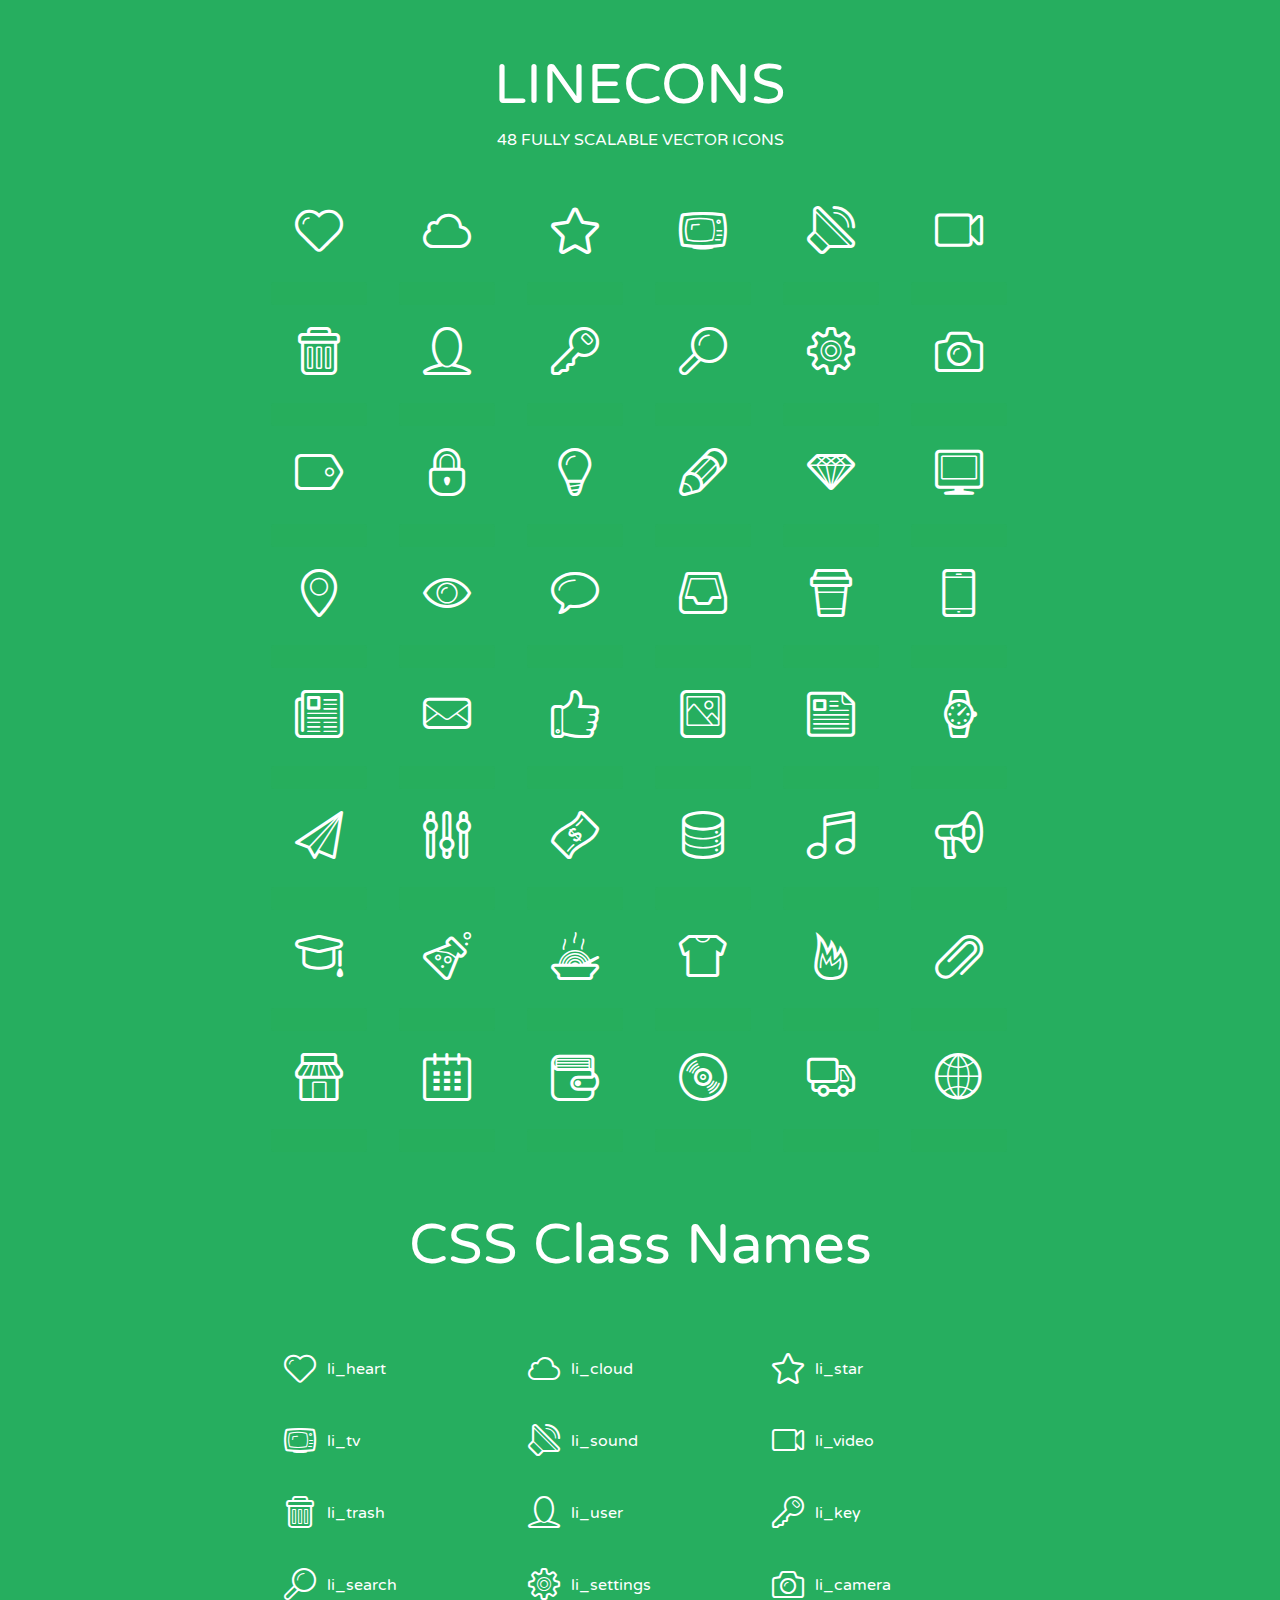
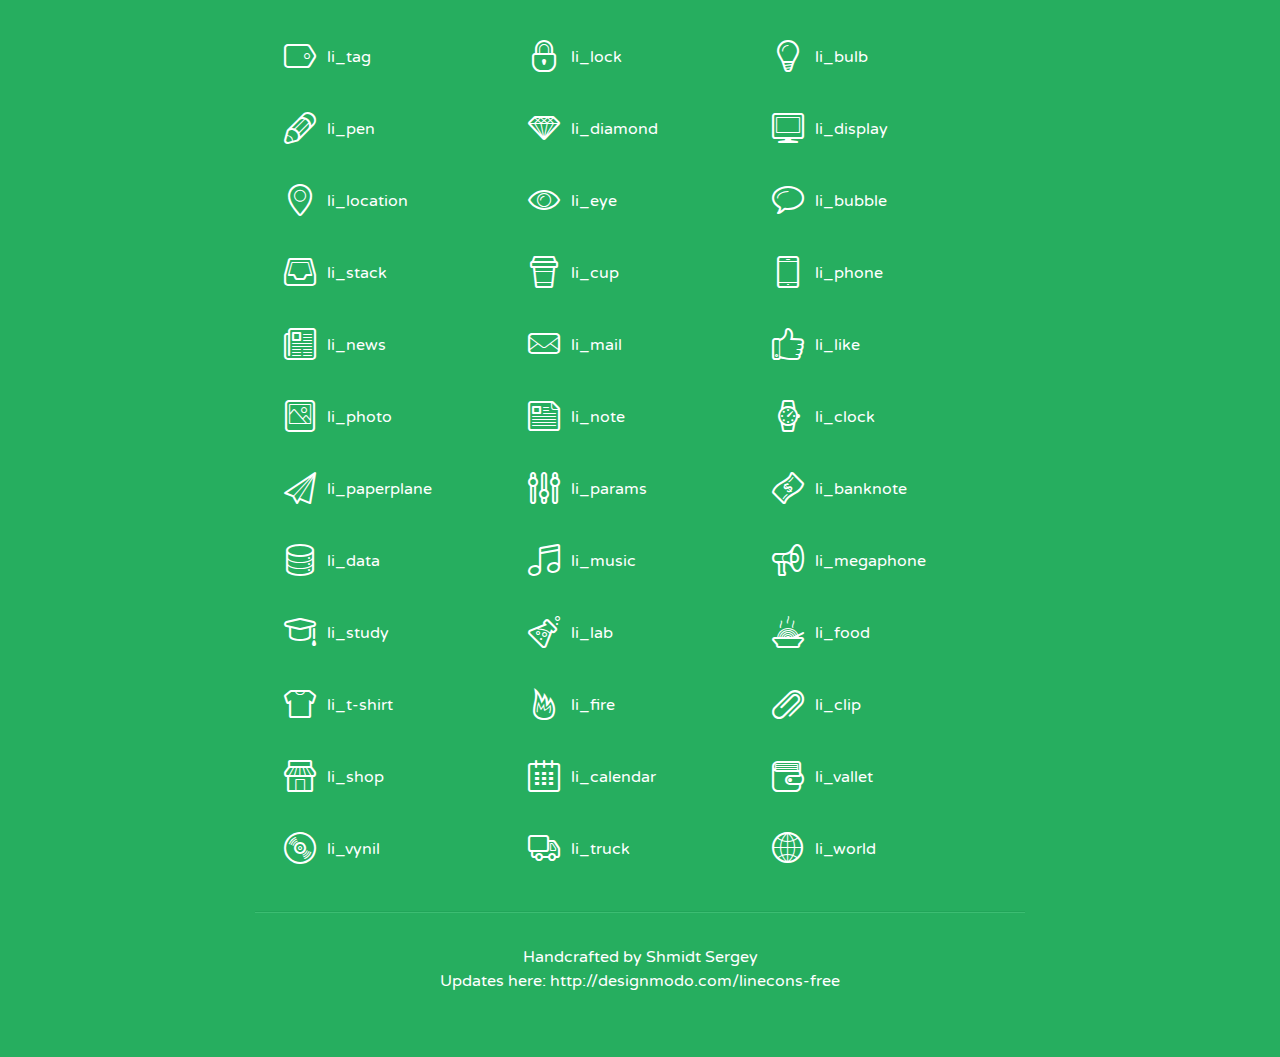
<file: SisArcInventory/src/main/webapp/Theme/assets/lineicons/index.html>
<!doctype html>
<html>
<head>
<title>LINECONS - 48 Fully Scalable Vector Icons</title>
<link rel="stylesheet" href="style.css" />
<link href='http://fonts.googleapis.com/css?family=Varela+Round' rel='stylesheet' type='text/css'>
<!--[if lte IE 7]><script src="lte-ie7.js"></script><![endif]-->

<!-- 

Thanks http://icomoon.io/app/ for amazing service!

-->


<style>
	section, header, footer {display: block;}
	body {
		font-family: 'Varela Round', sans-serif;
		color: #333333;
		line-height: 1.5;
		font-size: 16px;
		background:#26ae5f;
		color:white;
		-moz-text-shadow: 0 1px 1px rgba(0, 0, 0, 0.21);
		-webkit-text-shadow: 0 1px 1px rgba(0, 0, 0, 0.21);
	}
	* {
		-moz-box-sizing: border-box;
		-webkit-box-sizing: border-box;
		box-sizing: border-box;
		margin: 0;
		padding: 0;
	}
	.glyph {
		float: left;
		text-align: center;
		padding: .5em;
		margin: 0 .5em;
		width: 7em;
		border-radius: .375em;
		top:0;
		position:relative;
		-webkit-transition:0.2s ease-in;
		-o-transition:0.2s ease-in;
		-moz-transition:0.2s ease-in;
		-ie-transition:0.2s ease-in;
		transition:0.2s ease-in;
	}
	.glyph input {
		width: 100%;
		text-align: center;
		font-family: consolas, monospace;
		border-radius:3px;
		border:none;
		padding:4px;
		background:#26AE5C;
		color:#26AE5C;
		-webkit-transition:0.2s ease-in;
		-o-transition:0.2s ease-in;
		-moz-transition:0.2s ease-in;
		-ie-transition:0.2s ease-in;
		transition:0.2s ease-in;
	}
	.glyph:hover input {
		background:#26ae5f;
		padding:4px;
		color:#ffffff;
	}
	.glyph:hover {
		-webkit-transition: all 0.5s ease-out;
		background:#222821;
		color:#fff;
		text-shadow: none;
		-moz-text-shadow: none;
		-webkit-text-shadow: none;
		top:-5px;
		position:relative;
	}
	.glyph input, .mtm {
		margin-top: .75em;
	}
	.w-main {
		width: 770px;
		text-align:center;
	}
	.centered {
		margin-left: auto;
		margin-right: auto;
	}
	.fs1 {
		font-size: 3em;
	}
	header {
		margin: 2em 0;
		padding-bottom: .5em;
	}
	header h1 {
		font-size: 3.5em;
		font-weight: normal;
	}
	.clearfix:before, .clearfix:after { content: ""; display: table; }
	.clearfix:after, .clear { clear: both; }
	footer {
		margin: 2em 0;
		padding: 2em 0;
		border-top: 1px solid rgb(60, 189, 114);
		box-shadow: 0 -1px rgb(33, 165, 89);
	}
	a, a:visited {
		color: #ffffff; text-decoration:none;
	}
	a:hover, a:focus {color: #222821; text-decoration:none;}
	.box1 {
		display: inline-block;
		width: 14em;
		padding: .25em .5em;
		margin: .5em 1em .5em 0;
		text-align:left;
		
	}
	.box1 span { 
		font-size:2em;
		position: relative;
		top: 0.25em;
		margin-right: 0.1em;
	}
</style>
</head>
<body>
	<div class="w-main centered">
	<section class="mtm clearfix" id="glyphs">
	<header>
		<h1>LINECONS</h1>
		<p>48 FULLY SCALABLE VECTOR ICONS</p>
	</header>
	<div class="glyph">
		<div class="fs1" aria-hidden="true" data-icon="&#xe000;"></div>
		<input type="text" readonly="readonly" value="&amp;#xe000;" />
	</div>
	<div class="glyph">
		<div class="fs1" aria-hidden="true" data-icon="&#xe001;"></div>
		<input type="text" readonly="readonly" value="&amp;#xe001;" />
	</div>
	<div class="glyph">
		<div class="fs1" aria-hidden="true" data-icon="&#xe002;"></div>
		<input type="text" readonly="readonly" value="&amp;#xe002;" />
	</div>
	<div class="glyph">
		<div class="fs1" aria-hidden="true" data-icon="&#xe003;"></div>
		<input type="text" readonly="readonly" value="&amp;#xe003;" />
	</div>
	<div class="glyph">
		<div class="fs1" aria-hidden="true" data-icon="&#xe004;"></div>
		<input type="text" readonly="readonly" value="&amp;#xe004;" />
	</div>
	<div class="glyph">
		<div class="fs1" aria-hidden="true" data-icon="&#xe005;"></div>
		<input type="text" readonly="readonly" value="&amp;#xe005;" />
	</div>
	<div class="glyph">
		<div class="fs1" aria-hidden="true" data-icon="&#xe006;"></div>
		<input type="text" readonly="readonly" value="&amp;#xe006;" />
	</div>
	<div class="glyph">
		<div class="fs1" aria-hidden="true" data-icon="&#xe007;"></div>
		<input type="text" readonly="readonly" value="&amp;#xe007;" />
	</div>
	<div class="glyph">
		<div class="fs1" aria-hidden="true" data-icon="&#xe008;"></div>
		<input type="text" readonly="readonly" value="&amp;#xe008;" />
	</div>
	<div class="glyph">
		<div class="fs1" aria-hidden="true" data-icon="&#xe009;"></div>
		<input type="text" readonly="readonly" value="&amp;#xe009;" />
	</div>
	<div class="glyph">
		<div class="fs1" aria-hidden="true" data-icon="&#xe00a;"></div>
		<input type="text" readonly="readonly" value="&amp;#xe00a;" />
	</div>
	<div class="glyph">
		<div class="fs1" aria-hidden="true" data-icon="&#xe00b;"></div>
		<input type="text" readonly="readonly" value="&amp;#xe00b;" />
	</div>
	<div class="glyph">
		<div class="fs1" aria-hidden="true" data-icon="&#xe00c;"></div>
		<input type="text" readonly="readonly" value="&amp;#xe00c;" />
	</div>
	<div class="glyph">
		<div class="fs1" aria-hidden="true" data-icon="&#xe00d;"></div>
		<input type="text" readonly="readonly" value="&amp;#xe00d;" />
	</div>
	<div class="glyph">
		<div class="fs1" aria-hidden="true" data-icon="&#xe00e;"></div>
		<input type="text" readonly="readonly" value="&amp;#xe00e;" />
	</div>
	<div class="glyph">
		<div class="fs1" aria-hidden="true" data-icon="&#xe00f;"></div>
		<input type="text" readonly="readonly" value="&amp;#xe00f;" />
	</div>
	<div class="glyph">
		<div class="fs1" aria-hidden="true" data-icon="&#xe010;"></div>
		<input type="text" readonly="readonly" value="&amp;#xe010;" />
	</div>
	<div class="glyph">
		<div class="fs1" aria-hidden="true" data-icon="&#xe011;"></div>
		<input type="text" readonly="readonly" value="&amp;#xe011;" />
	</div>
	<div class="glyph">
		<div class="fs1" aria-hidden="true" data-icon="&#xe012;"></div>
		<input type="text" readonly="readonly" value="&amp;#xe012;" />
	</div>
	<div class="glyph">
		<div class="fs1" aria-hidden="true" data-icon="&#xe013;"></div>
		<input type="text" readonly="readonly" value="&amp;#xe013;" />
	</div>
	<div class="glyph">
		<div class="fs1" aria-hidden="true" data-icon="&#xe014;"></div>
		<input type="text" readonly="readonly" value="&amp;#xe014;" />
	</div>
	<div class="glyph">
		<div class="fs1" aria-hidden="true" data-icon="&#xe015;"></div>
		<input type="text" readonly="readonly" value="&amp;#xe015;" />
	</div>
	<div class="glyph">
		<div class="fs1" aria-hidden="true" data-icon="&#xe016;"></div>
		<input type="text" readonly="readonly" value="&amp;#xe016;" />
	</div>
	<div class="glyph">
		<div class="fs1" aria-hidden="true" data-icon="&#xe017;"></div>
		<input type="text" readonly="readonly" value="&amp;#xe017;" />
	</div>
	<div class="glyph">
		<div class="fs1" aria-hidden="true" data-icon="&#xe018;"></div>
		<input type="text" readonly="readonly" value="&amp;#xe018;" />
	</div>
	<div class="glyph">
		<div class="fs1" aria-hidden="true" data-icon="&#xe019;"></div>
		<input type="text" readonly="readonly" value="&amp;#xe019;" />
	</div>
	<div class="glyph">
		<div class="fs1" aria-hidden="true" data-icon="&#xe01a;"></div>
		<input type="text" readonly="readonly" value="&amp;#xe01a;" />
	</div>
	<div class="glyph">
		<div class="fs1" aria-hidden="true" data-icon="&#xe01b;"></div>
		<input type="text" readonly="readonly" value="&amp;#xe01b;" />
	</div>
	<div class="glyph">
		<div class="fs1" aria-hidden="true" data-icon="&#xe01c;"></div>
		<input type="text" readonly="readonly" value="&amp;#xe01c;" />
	</div>
	<div class="glyph">
		<div class="fs1" aria-hidden="true" data-icon="&#xe01d;"></div>
		<input type="text" readonly="readonly" value="&amp;#xe01d;" />
	</div>
	<div class="glyph">
		<div class="fs1" aria-hidden="true" data-icon="&#xe01e;"></div>
		<input type="text" readonly="readonly" value="&amp;#xe01e;" />
	</div>
	<div class="glyph">
		<div class="fs1" aria-hidden="true" data-icon="&#xe01f;"></div>
		<input type="text" readonly="readonly" value="&amp;#xe01f;" />
	</div>
	<div class="glyph">
		<div class="fs1" aria-hidden="true" data-icon="&#xe020;"></div>
		<input type="text" readonly="readonly" value="&amp;#xe020;" />
	</div>
	<div class="glyph">
		<div class="fs1" aria-hidden="true" data-icon="&#xe021;"></div>
		<input type="text" readonly="readonly" value="&amp;#xe021;" />
	</div>
	<div class="glyph">
		<div class="fs1" aria-hidden="true" data-icon="&#xe022;"></div>
		<input type="text" readonly="readonly" value="&amp;#xe022;" />
	</div>
	<div class="glyph">
		<div class="fs1" aria-hidden="true" data-icon="&#xe023;"></div>
		<input type="text" readonly="readonly" value="&amp;#xe023;" />
	</div>
	<div class="glyph">
		<div class="fs1" aria-hidden="true" data-icon="&#xe024;"></div>
		<input type="text" readonly="readonly" value="&amp;#xe024;" />
	</div>
	<div class="glyph">
		<div class="fs1" aria-hidden="true" data-icon="&#xe025;"></div>
		<input type="text" readonly="readonly" value="&amp;#xe025;" />
	</div>
	<div class="glyph">
		<div class="fs1" aria-hidden="true" data-icon="&#xe026;"></div>
		<input type="text" readonly="readonly" value="&amp;#xe026;" />
	</div>
	<div class="glyph">
		<div class="fs1" aria-hidden="true" data-icon="&#xe027;"></div>
		<input type="text" readonly="readonly" value="&amp;#xe027;" />
	</div>
	<div class="glyph">
		<div class="fs1" aria-hidden="true" data-icon="&#xe028;"></div>
		<input type="text" readonly="readonly" value="&amp;#xe028;" />
	</div>
	<div class="glyph">
		<div class="fs1" aria-hidden="true" data-icon="&#xe029;"></div>
		<input type="text" readonly="readonly" value="&amp;#xe029;" />
	</div>
	<div class="glyph">
		<div class="fs1" aria-hidden="true" data-icon="&#xe02a;"></div>
		<input type="text" readonly="readonly" value="&amp;#xe02a;" />
	</div>
	<div class="glyph">
		<div class="fs1" aria-hidden="true" data-icon="&#xe02b;"></div>
		<input type="text" readonly="readonly" value="&amp;#xe02b;" />
	</div>
	<div class="glyph">
		<div class="fs1" aria-hidden="true" data-icon="&#xe02c;"></div>
		<input type="text" readonly="readonly" value="&amp;#xe02c;" />
	</div>
	<div class="glyph">
		<div class="fs1" aria-hidden="true" data-icon="&#xe02d;"></div>
		<input type="text" readonly="readonly" value="&amp;#xe02d;" />
	</div>
	<div class="glyph">
		<div class="fs1" aria-hidden="true" data-icon="&#xe02e;"></div>
		<input type="text" readonly="readonly" value="&amp;#xe02e;" />
	</div>
	<div class="glyph">
		<div class="fs1" aria-hidden="true" data-icon="&#xe02f;"></div>
		<input type="text" readonly="readonly" value="&amp;#xe02f;" />
	</div>
	</section>
	<div class="clear"></div>
	<section class="mtm clearfix" id="glyphs">
	<header>
		<h1>CSS Class Names</h1>
	</header>
	<span class="box1">
		<span aria-hidden="true" class="li_heart"></span>
		&nbsp;li_heart
	</span>
	<span class="box1">
		<span aria-hidden="true" class="li_cloud"></span>
		&nbsp;li_cloud
	</span>
	<span class="box1">
		<span aria-hidden="true" class="li_star"></span>
		&nbsp;li_star
	</span>
	<span class="box1">
		<span aria-hidden="true" class="li_tv"></span>
		&nbsp;li_tv
	</span>
	<span class="box1">
		<span aria-hidden="true" class="li_sound"></span>
		&nbsp;li_sound
	</span>
	<span class="box1">
		<span aria-hidden="true" class="li_video"></span>
		&nbsp;li_video
	</span>
	<span class="box1">
		<span aria-hidden="true" class="li_trash"></span>
		&nbsp;li_trash
	</span>
	<span class="box1">
		<span aria-hidden="true" class="li_user"></span>
		&nbsp;li_user
	</span>
	<span class="box1">
		<span aria-hidden="true" class="li_key"></span>
		&nbsp;li_key
	</span>
	<span class="box1">
		<span aria-hidden="true" class="li_search"></span>
		&nbsp;li_search
	</span>
	<span class="box1">
		<span aria-hidden="true" class="li_settings"></span>
		&nbsp;li_settings
	</span>
	<span class="box1">
		<span aria-hidden="true" class="li_camera"></span>
		&nbsp;li_camera
	</span>
	<span class="box1">
		<span aria-hidden="true" class="li_tag"></span>
		&nbsp;li_tag
	</span>
	<span class="box1">
		<span aria-hidden="true" class="li_lock"></span>
		&nbsp;li_lock
	</span>
	<span class="box1">
		<span aria-hidden="true" class="li_bulb"></span>
		&nbsp;li_bulb
	</span>
	<span class="box1">
		<span aria-hidden="true" class="li_pen"></span>
		&nbsp;li_pen
	</span>
	<span class="box1">
		<span aria-hidden="true" class="li_diamond"></span>
		&nbsp;li_diamond
	</span>
	<span class="box1">
		<span aria-hidden="true" class="li_display"></span>
		&nbsp;li_display
	</span>
	<span class="box1">
		<span aria-hidden="true" class="li_location"></span>
		&nbsp;li_location
	</span>
	<span class="box1">
		<span aria-hidden="true" class="li_eye"></span>
		&nbsp;li_eye
	</span>
	<span class="box1">
		<span aria-hidden="true" class="li_bubble"></span>
		&nbsp;li_bubble
	</span>
	<span class="box1">
		<span aria-hidden="true" class="li_stack"></span>
		&nbsp;li_stack
	</span>
	<span class="box1">
		<span aria-hidden="true" class="li_cup"></span>
		&nbsp;li_cup
	</span>
	<span class="box1">
		<span aria-hidden="true" class="li_phone"></span>
		&nbsp;li_phone
	</span>
	<span class="box1">
		<span aria-hidden="true" class="li_news"></span>
		&nbsp;li_news
	</span>
	<span class="box1">
		<span aria-hidden="true" class="li_mail"></span>
		&nbsp;li_mail
	</span>
	<span class="box1">
		<span aria-hidden="true" class="li_like"></span>
		&nbsp;li_like
	</span>
	<span class="box1">
		<span aria-hidden="true" class="li_photo"></span>
		&nbsp;li_photo
	</span>
	<span class="box1">
		<span aria-hidden="true" class="li_note"></span>
		&nbsp;li_note
	</span>
	<span class="box1">
		<span aria-hidden="true" class="li_clock"></span>
		&nbsp;li_clock
	</span>
	<span class="box1">
		<span aria-hidden="true" class="li_paperplane"></span>
		&nbsp;li_paperplane
	</span>
	<span class="box1">
		<span aria-hidden="true" class="li_params"></span>
		&nbsp;li_params
	</span>
	<span class="box1">
		<span aria-hidden="true" class="li_banknote"></span>
		&nbsp;li_banknote
	</span>
	<span class="box1">
		<span aria-hidden="true" class="li_data"></span>
		&nbsp;li_data
	</span>
	<span class="box1">
		<span aria-hidden="true" class="li_music"></span>
		&nbsp;li_music
	</span>
	<span class="box1">
		<span aria-hidden="true" class="li_megaphone"></span>
		&nbsp;li_megaphone
	</span>
	<span class="box1">
		<span aria-hidden="true" class="li_study"></span>
		&nbsp;li_study
	</span>
	<span class="box1">
		<span aria-hidden="true" class="li_lab"></span>
		&nbsp;li_lab
	</span>
	<span class="box1">
		<span aria-hidden="true" class="li_food"></span>
		&nbsp;li_food
	</span>
	<span class="box1">
		<span aria-hidden="true" class="li_t-shirt"></span>
		&nbsp;li_t-shirt
	</span>
	<span class="box1">
		<span aria-hidden="true" class="li_fire"></span>
		&nbsp;li_fire
	</span>
	<span class="box1">
		<span aria-hidden="true" class="li_clip"></span>
		&nbsp;li_clip
	</span>
	<span class="box1">
		<span aria-hidden="true" class="li_shop"></span>
		&nbsp;li_shop
	</span>
	<span class="box1">
		<span aria-hidden="true" class="li_calendar"></span>
		&nbsp;li_calendar
	</span>
	<span class="box1">
		<span aria-hidden="true" class="li_vallet"></span>
		&nbsp;li_vallet
	</span>
	<span class="box1">
		<span aria-hidden="true" class="li_vynil"></span>
		&nbsp;li_vynil
	</span>
	<span class="box1">
		<span aria-hidden="true" class="li_truck"></span>
		&nbsp;li_truck
	</span>
	<span class="box1">
		<span aria-hidden="true" class="li_world"></span>
		&nbsp;li_world
	</span>
	</section>
	<footer>
		<p>Handcrafted by <a href="http://shmidt.in">Shmidt Sergey</a></p>
		<p>Updates here: <a href="http://designmodo.com/linecons-free">http://designmodo.com/linecons-free</a></p>
	</footer>
	</div>
	<script>
	document.getElementById("glyphs").addEventListener("click", function(e) {
		var target = e.target;
		if (target.tagName === "INPUT") {
			target.select();
		}
	});
	</script>
</body>
</html>
</file>
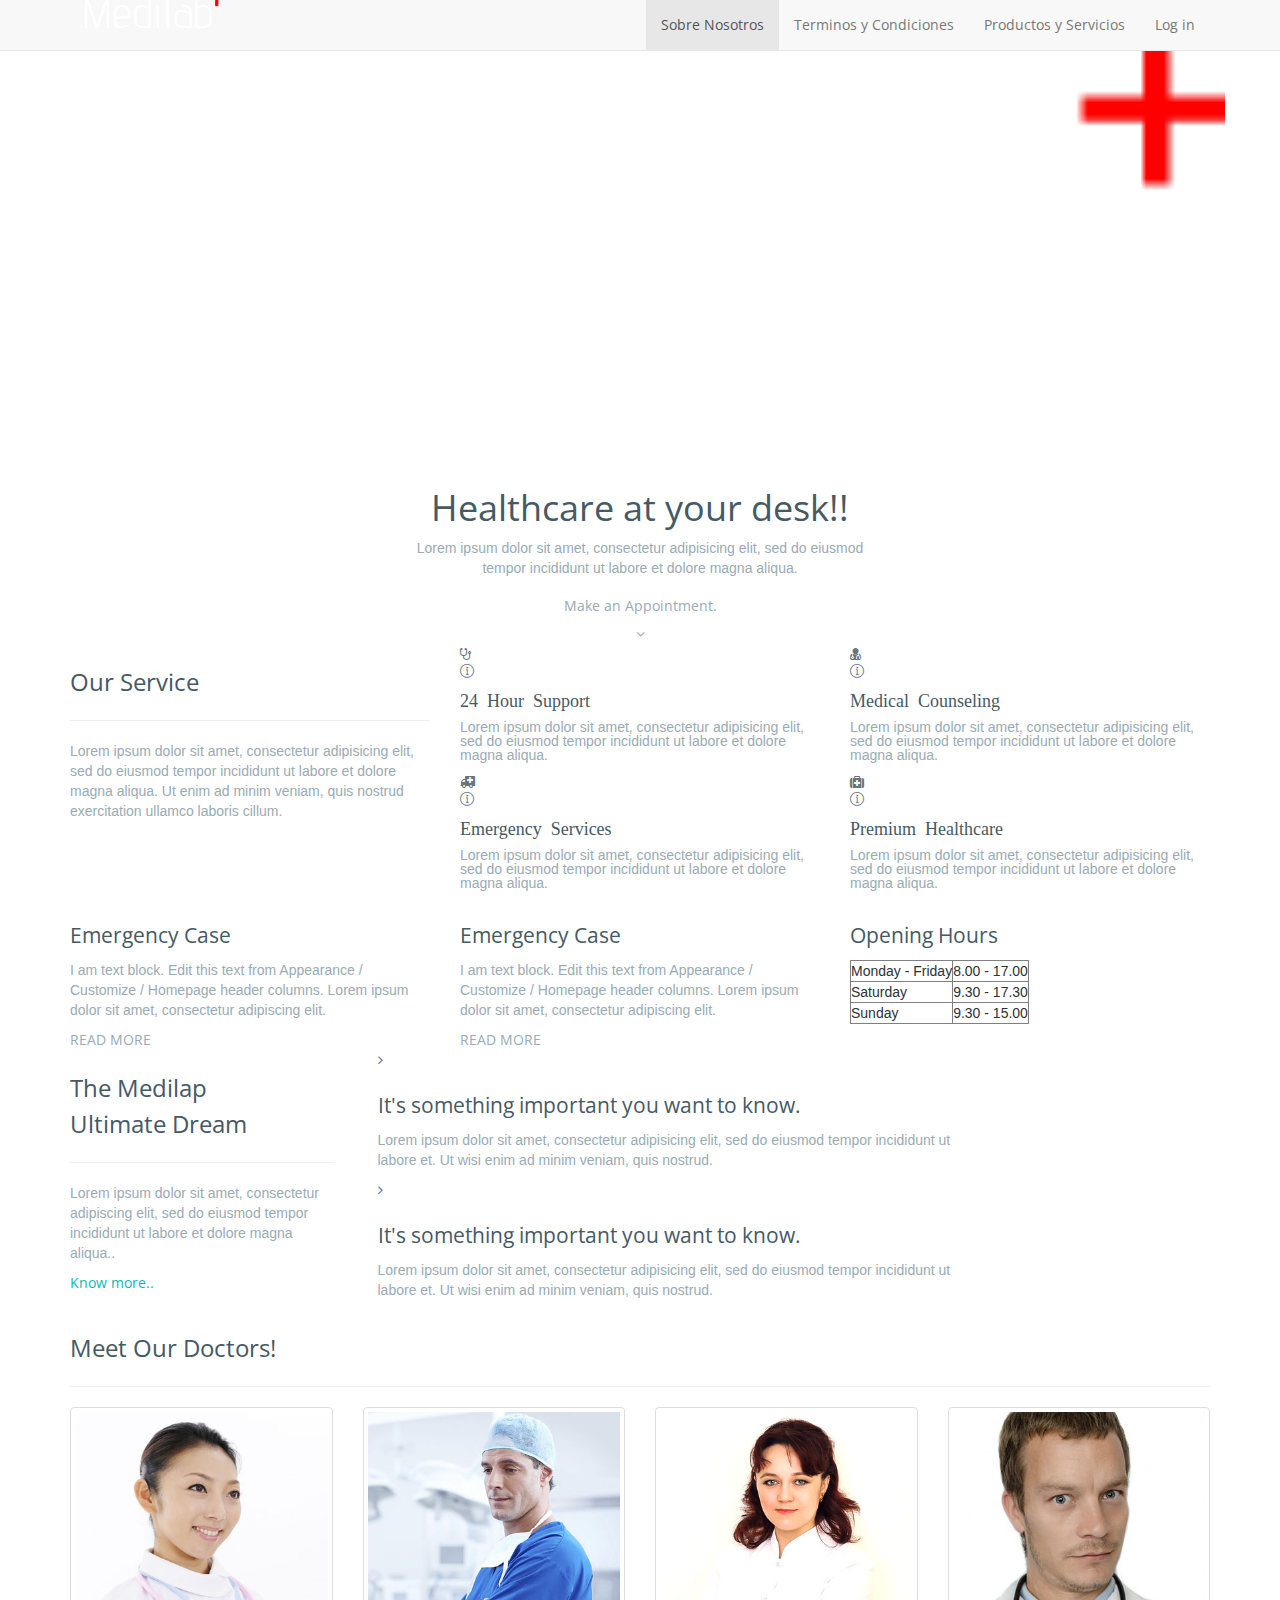
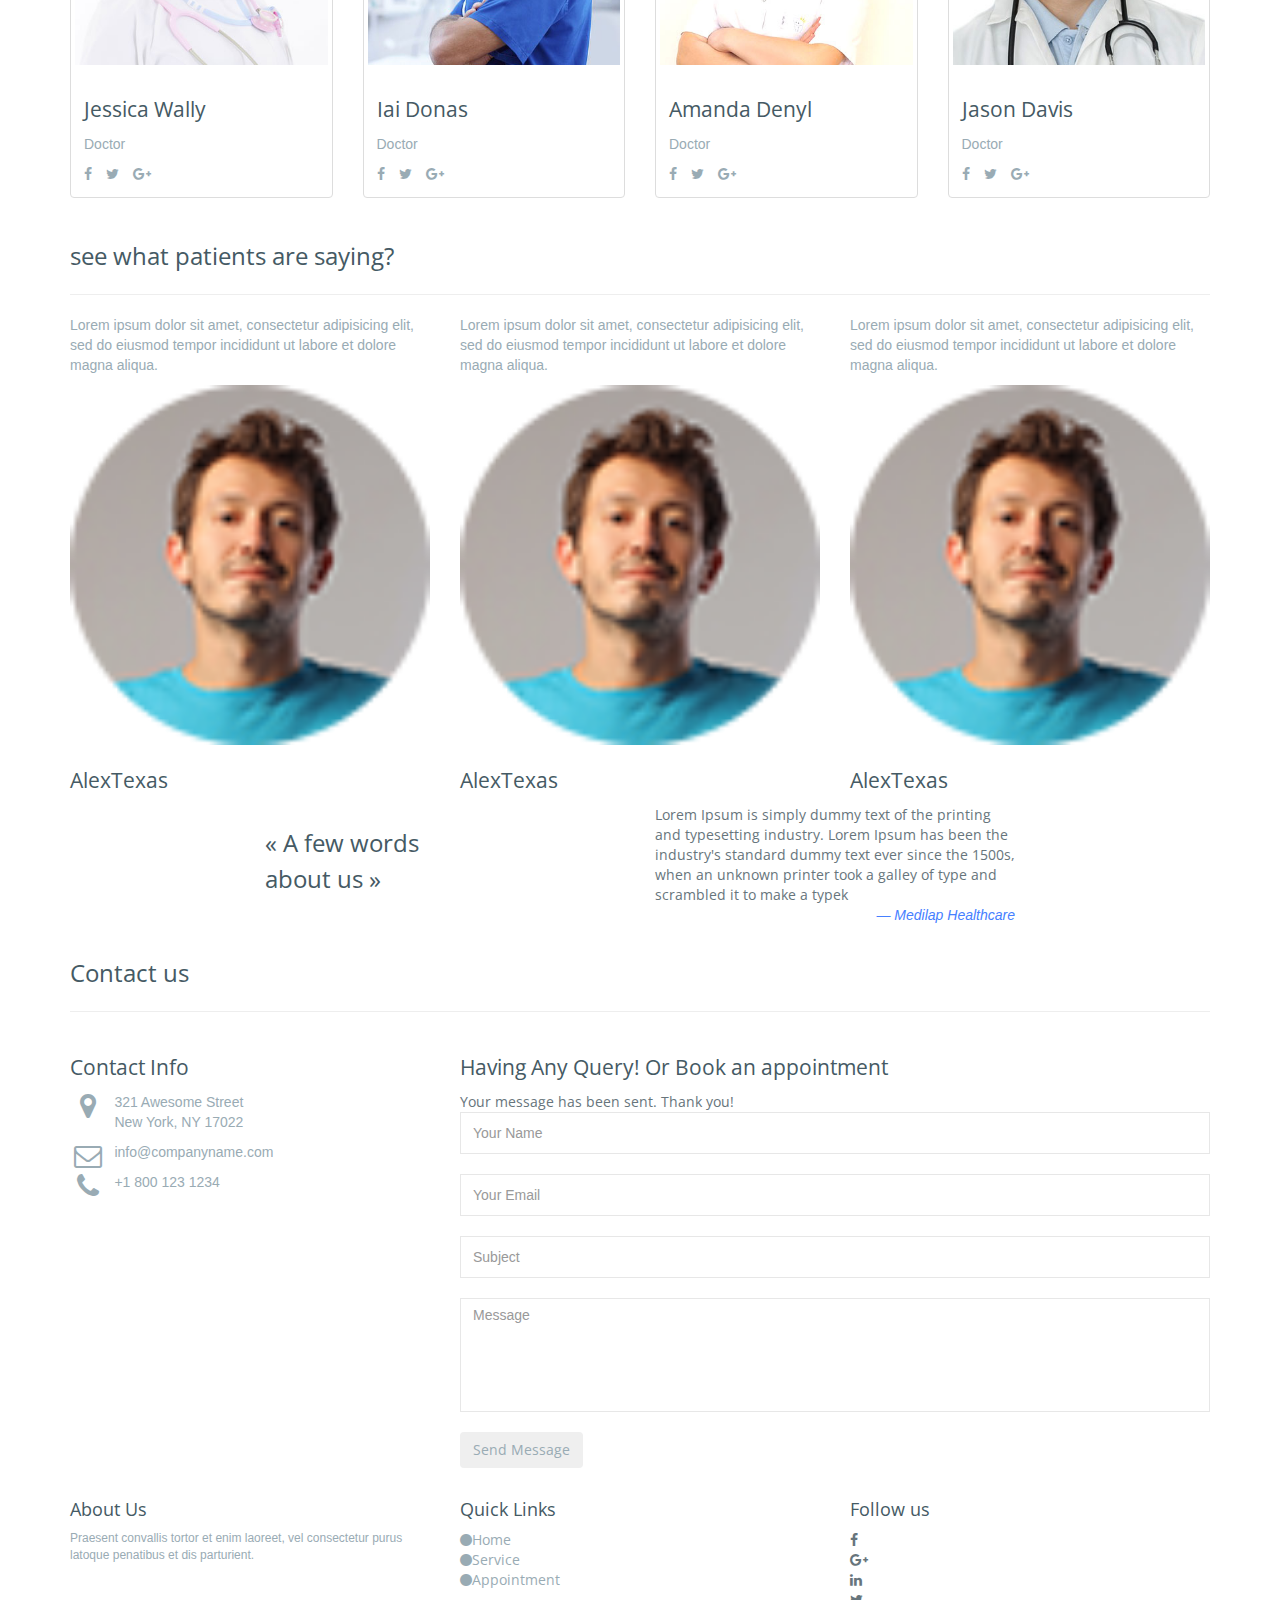
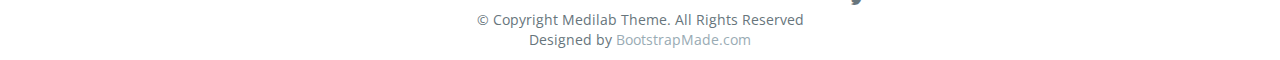
<file: SisArcInventory/src/main/webapp/front-index.html>
<!DOCTYPE html>
<html lang="en">

<head>
  <meta charset="utf-8">
  <meta name="viewport" content="width=device-width, initial-scale=1">
  <title>Medilab Free Bootstrap HTML5 Template</title>
  <meta name="description" content="Free Bootstrap Theme by BootstrapMade.com">
  <meta name="keywords" content="free website templates, free bootstrap themes, free template, free bootstrap, free website template">

  <link rel="stylesheet" type="text/css" href="https://fonts.googleapis.com/css?family=Open+Sans|Raleway|Candal">
  <link rel="stylesheet" type="text/css" href="css/font-awesome.min.css">
  <link rel="stylesheet" type="text/css" href="css/bootstrap.min.css">
  <link rel="stylesheet" type="text/css" href="css/style.css">
  <!-- =======================================================
    Theme Name: Medilab
    Theme URL: https://bootstrapmade.com/medilab-free-medical-bootstrap-theme/
    Author: BootstrapMade.com
    Author URL: https://bootstrapmade.com
  ======================================================= -->
</head>

<body id="myPage" data-spy="scroll" data-target=".navbar" data-offset="60">
  <!--banner-->
  <section id="banner" class="banner">
    <div class="bg-color">
      <nav class="navbar navbar-default navbar-fixed-top">
        <div class="container">
          <div class="col-md-12">
            <div class="navbar-header">
              <button type="button" class="navbar-toggle" data-toggle="collapse" data-target="#myNavbar">
				        <span class="icon-bar"></span>
				        <span class="icon-bar"></span>
				        <span class="icon-bar"></span>
				      </button>
              <a class="navbar-brand" href="#"><img src="img/logo.png" class="img-responsive" style="width: 140px; margin-top: -16px;"></a>
            </div>
            <div class="collapse navbar-collapse navbar-right" id="myNavbar">
              <ul class="nav navbar-nav">
                <li class="active"><a href="#banner">Sobre Nosotros</a></li>
                <li class=""><a href="#service">Terminos y Condiciones</a></li>
                <li class=""><a href="#about">Productos y Servicios</a></li>
                <li class=""><a href="#contact">Log in</a></li>
              </ul>
            </div>
          </div>
        </div>
      </nav>
      <div class="container">
        <div class="row">
          <div class="banner-info">
            <div class="banner-logo text-center">
              <img src="img/logo.png" class="img-responsive">
            </div>
            <div class="banner-text text-center">
              <h1 class="white">Healthcare at your desk!!</h1>
              <p>Lorem ipsum dolor sit amet, consectetur adipisicing elit, sed do eiusmod <br>tempor incididunt ut labore et dolore magna aliqua.</p>
              <a href="#contact" class="btn btn-appoint">Make an Appointment.</a>
            </div>
            <div class="overlay-detail text-center">
              <a href="#service"><i class="fa fa-angle-down"></i></a>
            </div>
          </div>
        </div>
      </div>
    </div>
  </section>
  <!--/ banner-->
  <!--service-->
  <section id="service" class="section-padding">
    <div class="container">
      <div class="row">
        <div class="col-md-4 col-sm-4">
          <h2 class="ser-title">Our Service</h2>
          <hr class="botm-line">
          <p>Lorem ipsum dolor sit amet, consectetur adipisicing elit, sed do eiusmod tempor incididunt ut labore et dolore magna aliqua. Ut enim ad minim veniam, quis nostrud exercitation ullamco laboris cillum.</p>
        </div>
        <div class="col-md-4 col-sm-4">
          <div class="service-info">
            <div class="icon">
              <i class="fa fa-stethoscope"></i>
            </div>
            <div class="icon-info">
              <h4>24 Hour Support</h4>
              <p>Lorem ipsum dolor sit amet, consectetur adipisicing elit, sed do eiusmod tempor incididunt ut labore et dolore magna aliqua.</p>
            </div>
          </div>
          <div class="service-info">
            <div class="icon">
              <i class="fa fa-ambulance"></i>
            </div>
            <div class="icon-info">
              <h4>Emergency Services</h4>
              <p>Lorem ipsum dolor sit amet, consectetur adipisicing elit, sed do eiusmod tempor incididunt ut labore et dolore magna aliqua.</p>
            </div>
          </div>
        </div>
        <div class="col-md-4 col-sm-4">
          <div class="service-info">
            <div class="icon">
              <i class="fa fa-user-md"></i>
            </div>
            <div class="icon-info">
              <h4>Medical Counseling</h4>
              <p>Lorem ipsum dolor sit amet, consectetur adipisicing elit, sed do eiusmod tempor incididunt ut labore et dolore magna aliqua.</p>
            </div>
          </div>
          <div class="service-info">
            <div class="icon">
              <i class="fa fa-medkit"></i>
            </div>
            <div class="icon-info">
              <h4>Premium Healthcare</h4>
              <p>Lorem ipsum dolor sit amet, consectetur adipisicing elit, sed do eiusmod tempor incididunt ut labore et dolore magna aliqua.</p>
            </div>
          </div>
        </div>
      </div>
    </div>
  </section>
  <!--/ service-->
  <!--cta-->
  <section id="cta-1" class="section-padding">
    <div class="container">
      <div class="row">
        <div class="schedule-tab">
          <div class="col-md-4 col-sm-4 bor-left">
            <div class="mt-boxy-color"></div>
            <div class="medi-info">
              <h3>Emergency Case</h3>
              <p>I am text block. Edit this text from Appearance / Customize / Homepage header columns. Lorem ipsum dolor sit amet, consectetur adipiscing elit. </p>
              <a href="#" class="medi-info-btn">READ MORE</a>
            </div>
          </div>
          <div class="col-md-4 col-sm-4">
            <div class="medi-info">
              <h3>Emergency Case</h3>
              <p>I am text block. Edit this text from Appearance / Customize / Homepage header columns. Lorem ipsum dolor sit amet, consectetur adipiscing elit. </p>
              <a href="#" class="medi-info-btn">READ MORE</a>
            </div>
          </div>
          <div class="col-md-4 col-sm-4 mt-boxy-3">
            <div class="mt-boxy-color"></div>
            <div class="time-info">
              <h3>Opening Hours</h3>
              <table style="margin: 8px 0px 0px;" border="1">
                <tbody>
                  <tr>
                    <td>Monday - Friday</td>
                    <td>8.00 - 17.00</td>
                  </tr>
                  <tr>
                    <td>Saturday</td>
                    <td>9.30 - 17.30</td>
                  </tr>
                  <tr>
                    <td>Sunday</td>
                    <td>9.30 - 15.00</td>
                  </tr>
                </tbody>
              </table>
            </div>
          </div>
        </div>
      </div>
    </div>
  </section>
  <!--cta-->
  <!--about-->
  <section id="about" class="section-padding">
    <div class="container">
      <div class="row">
        <div class="col-md-3 col-sm-4 col-xs-12">
          <div class="section-title">
            <h2 class="head-title lg-line">The Medilap <br>Ultimate Dream</h2>
            <hr class="botm-line">
            <p class="sec-para">Lorem ipsum dolor sit amet, consectetur adipiscing elit, sed do eiusmod tempor incididunt ut labore et dolore magna aliqua..</p>
            <a href="" style="color: #0cb8b6; padding-top:10px;">Know more..</a>
          </div>
        </div>
        <div class="col-md-9 col-sm-8 col-xs-12">
          <div style="visibility: visible;" class="col-sm-9 more-features-box">
            <div class="more-features-box-text">
              <div class="more-features-box-text-icon"> <i class="fa fa-angle-right" aria-hidden="true"></i> </div>
              <div class="more-features-box-text-description">
                <h3>It's something important you want to know.</h3>
                <p>Lorem ipsum dolor sit amet, consectetur adipisicing elit, sed do eiusmod tempor incididunt ut labore et. Ut wisi enim ad minim veniam, quis nostrud.</p>
              </div>
            </div>
            <div class="more-features-box-text">
              <div class="more-features-box-text-icon"> <i class="fa fa-angle-right" aria-hidden="true"></i> </div>
              <div class="more-features-box-text-description">
                <h3>It's something important you want to know.</h3>
                <p>Lorem ipsum dolor sit amet, consectetur adipisicing elit, sed do eiusmod tempor incididunt ut labore et. Ut wisi enim ad minim veniam, quis nostrud.</p>
              </div>
            </div>
          </div>
        </div>
      </div>
    </div>
  </section>
  <!--/ about-->
  <!--doctor team-->
  <section id="doctor-team" class="section-padding">
    <div class="container">
      <div class="row">
        <div class="col-md-12">
          <h2 class="ser-title">Meet Our Doctors!</h2>
          <hr class="botm-line">
        </div>
        <div class="col-md-3 col-sm-3 col-xs-6">
          <div class="thumbnail">
            <img src="img/doctor1.jpg" alt="..." class="team-img">
            <div class="caption">
              <h3>Jessica Wally</h3>
              <p>Doctor</p>
              <ul class="list-inline">
                <li><a href="#"><i class="fa fa-facebook"></i></a></li>
                <li><a href="#"><i class="fa fa-twitter"></i></a></li>
                <li><a href="#"><i class="fa fa-google-plus"></i></a></li>
              </ul>
            </div>
          </div>
        </div>
        <div class="col-md-3 col-sm-3 col-xs-6">
          <div class="thumbnail">
            <img src="img/doctor2.jpg" alt="..." class="team-img">
            <div class="caption">
              <h3>Iai Donas</h3>
              <p>Doctor</p>
              <ul class="list-inline">
                <li><a href="#"><i class="fa fa-facebook"></i></a></li>
                <li><a href="#"><i class="fa fa-twitter"></i></a></li>
                <li><a href="#"><i class="fa fa-google-plus"></i></a></li>
              </ul>
            </div>
          </div>
        </div>
        <div class="col-md-3 col-sm-3 col-xs-6">
          <div class="thumbnail">
            <img src="img/doctor3.jpg" alt="..." class="team-img">
            <div class="caption">
              <h3>Amanda Denyl</h3>
              <p>Doctor</p>
              <ul class="list-inline">
                <li><a href="#"><i class="fa fa-facebook"></i></a></li>
                <li><a href="#"><i class="fa fa-twitter"></i></a></li>
                <li><a href="#"><i class="fa fa-google-plus"></i></a></li>
              </ul>
            </div>
          </div>
        </div>
        <div class="col-md-3 col-sm-3 col-xs-6">
          <div class="thumbnail">
            <img src="img/doctor4.jpg" alt="..." class="team-img">
            <div class="caption">
              <h3>Jason Davis</h3>
              <p>Doctor</p>
              <ul class="list-inline">
                <li><a href="#"><i class="fa fa-facebook"></i></a></li>
                <li><a href="#"><i class="fa fa-twitter"></i></a></li>
                <li><a href="#"><i class="fa fa-google-plus"></i></a></li>
              </ul>
            </div>
          </div>
        </div>
      </div>
    </div>
  </section>
  <!--/ doctor team-->
  <!--testimonial-->
  <section id="testimonial" class="section-padding">
    <div class="container">
      <div class="row">
        <div class="col-md-12">
          <h2 class="ser-title">see what patients are saying?</h2>
          <hr class="botm-line">
        </div>
        <div class="col-md-4 col-sm-4">
          <div class="testi-details">
            <!-- Paragraph -->
            <p>Lorem ipsum dolor sit amet, consectetur adipisicing elit, sed do eiusmod tempor incididunt ut labore et dolore magna aliqua.</p>
          </div>
          <div class="testi-info">
            <!-- User Image -->
            <a href="#"><img src="img/thumb.png" alt="" class="img-responsive"></a>
            <!-- User Name -->
            <h3>Alex<span>Texas</span></h3>
          </div>
        </div>
        <div class="col-md-4 col-sm-4">
          <div class="testi-details">
            <!-- Paragraph -->
            <p>Lorem ipsum dolor sit amet, consectetur adipisicing elit, sed do eiusmod tempor incididunt ut labore et dolore magna aliqua.</p>
          </div>
          <div class="testi-info">
            <!-- User Image -->
            <a href="#"><img src="img/thumb.png" alt="" class="img-responsive"></a>
            <!-- User Name -->
            <h3>Alex<span>Texas</span></h3>
          </div>
        </div>
        <div class="col-md-4 col-sm-4">
          <div class="testi-details">
            <!-- Paragraph -->
            <p>Lorem ipsum dolor sit amet, consectetur adipisicing elit, sed do eiusmod tempor incididunt ut labore et dolore magna aliqua.</p>
          </div>
          <div class="testi-info">
            <!-- User Image -->
            <a href="#"><img src="img/thumb.png" alt="" class="img-responsive"></a>
            <!-- User Name -->
            <h3>Alex<span>Texas</span></h3>
          </div>
        </div>
      </div>
    </div>
  </section>
  <!--/ testimonial-->
  <!--cta 2-->
  <section id="cta-2" class="section-padding">
    <div class="container">
      <div class=" row">
        <div class="col-md-2"></div>
        <div class="text-right-md col-md-4 col-sm-4">
          <h2 class="section-title white lg-line">« A few words<br> about us »</h2>
        </div>
        <div class="col-md-4 col-sm-5">
          Lorem Ipsum is simply dummy text of the printing and typesetting industry. Lorem Ipsum has been the industry's standard dummy text ever since the 1500s, when an unknown printer took a galley of type and scrambled it to make a typek
          <p class="text-right text-primary"><i>— Medilap Healthcare</i></p>
        </div>
        <div class="col-md-2"></div>
      </div>
    </div>
  </section>
  <!--cta-->
  <!--contact-->
  <section id="contact" class="section-padding">
    <div class="container">
      <div class="row">
        <div class="col-md-12">
          <h2 class="ser-title">Contact us</h2>
          <hr class="botm-line">
        </div>
        <div class="col-md-4 col-sm-4">
          <h3>Contact Info</h3>
          <div class="space"></div>
          <p><i class="fa fa-map-marker fa-fw pull-left fa-2x"></i>321 Awesome Street<br> New York, NY 17022</p>
          <div class="space"></div>
          <p><i class="fa fa-envelope-o fa-fw pull-left fa-2x"></i>info@companyname.com</p>
          <div class="space"></div>
          <p><i class="fa fa-phone fa-fw pull-left fa-2x"></i>+1 800 123 1234</p>
        </div>
        <div class="col-md-8 col-sm-8 marb20">
          <div class="contact-info">
            <h3 class="cnt-ttl">Having Any Query! Or Book an appointment</h3>
            <div class="space"></div>
            <div id="sendmessage">Your message has been sent. Thank you!</div>
            <div id="errormessage"></div>
            <form action="" method="post" role="form" class="contactForm">
              <div class="form-group">
                <input type="text" name="name" class="form-control br-radius-zero" id="name" placeholder="Your Name" data-rule="minlen:4" data-msg="Please enter at least 4 chars" />
                <div class="validation"></div>
              </div>
              <div class="form-group">
                <input type="email" class="form-control br-radius-zero" name="email" id="email" placeholder="Your Email" data-rule="email" data-msg="Please enter a valid email" />
                <div class="validation"></div>
              </div>
              <div class="form-group">
                <input type="text" class="form-control br-radius-zero" name="subject" id="subject" placeholder="Subject" data-rule="minlen:4" data-msg="Please enter at least 8 chars of subject" />
                <div class="validation"></div>
              </div>
              <div class="form-group">
                <textarea class="form-control br-radius-zero" name="message" rows="5" data-rule="required" data-msg="Please write something for us" placeholder="Message"></textarea>
                <div class="validation"></div>
              </div>

              <div class="form-action">
                <button type="submit" class="btn btn-form">Send Message</button>
              </div>
            </form>
          </div>
        </div>
      </div>
    </div>
  </section>
  <!--/ contact-->
  <!--footer-->
  <footer id="footer">
    <div class="top-footer">
      <div class="container">
        <div class="row">
          <div class="col-md-4 col-sm-4 marb20">
            <div class="ftr-tle">
              <h4 class="white no-padding">About Us</h4>
            </div>
            <div class="info-sec">
              <p>Praesent convallis tortor et enim laoreet, vel consectetur purus latoque penatibus et dis parturient.</p>
            </div>
          </div>
          <div class="col-md-4 col-sm-4 marb20">
            <div class="ftr-tle">
              <h4 class="white no-padding">Quick Links</h4>
            </div>
            <div class="info-sec">
              <ul class="quick-info">
                <li><a href="index.html"><i class="fa fa-circle"></i>Home</a></li>
                <li><a href="#service"><i class="fa fa-circle"></i>Service</a></li>
                <li><a href="#contact"><i class="fa fa-circle"></i>Appointment</a></li>
              </ul>
            </div>
          </div>
          <div class="col-md-4 col-sm-4 marb20">
            <div class="ftr-tle">
              <h4 class="white no-padding">Follow us</h4>
            </div>
            <div class="info-sec">
              <ul class="social-icon">
                <li class="bglight-blue"><i class="fa fa-facebook"></i></li>
                <li class="bgred"><i class="fa fa-google-plus"></i></li>
                <li class="bgdark-blue"><i class="fa fa-linkedin"></i></li>
                <li class="bglight-blue"><i class="fa fa-twitter"></i></li>
              </ul>
            </div>
          </div>
        </div>
      </div>
    </div>
    <div class="footer-line">
      <div class="container">
        <div class="row">
          <div class="col-md-12 text-center">
            © Copyright Medilab Theme. All Rights Reserved
            <div class="credits">
              <!--
                All the links in the footer should remain intact.
                You can delete the links only if you purchased the pro version.
                Licensing information: https://bootstrapmade.com/license/
                Purchase the pro version with working PHP/AJAX contact form: https://bootstrapmade.com/buy/?theme=Medilab
              -->
              Designed by <a href="https://bootstrapmade.com/">BootstrapMade.com</a>
            </div>
          </div>
        </div>
      </div>
    </div>
  </footer>
  <!--/ footer-->

  <script src="js/jquery.min.js"></script>
  <script src="js/jquery.easing.min.js"></script>
  <script src="js/bootstrap.min.js"></script>
  <script src="js/custom.js"></script>
  <script src="contactform/contactform.js"></script>

</body>

</html>
</file>
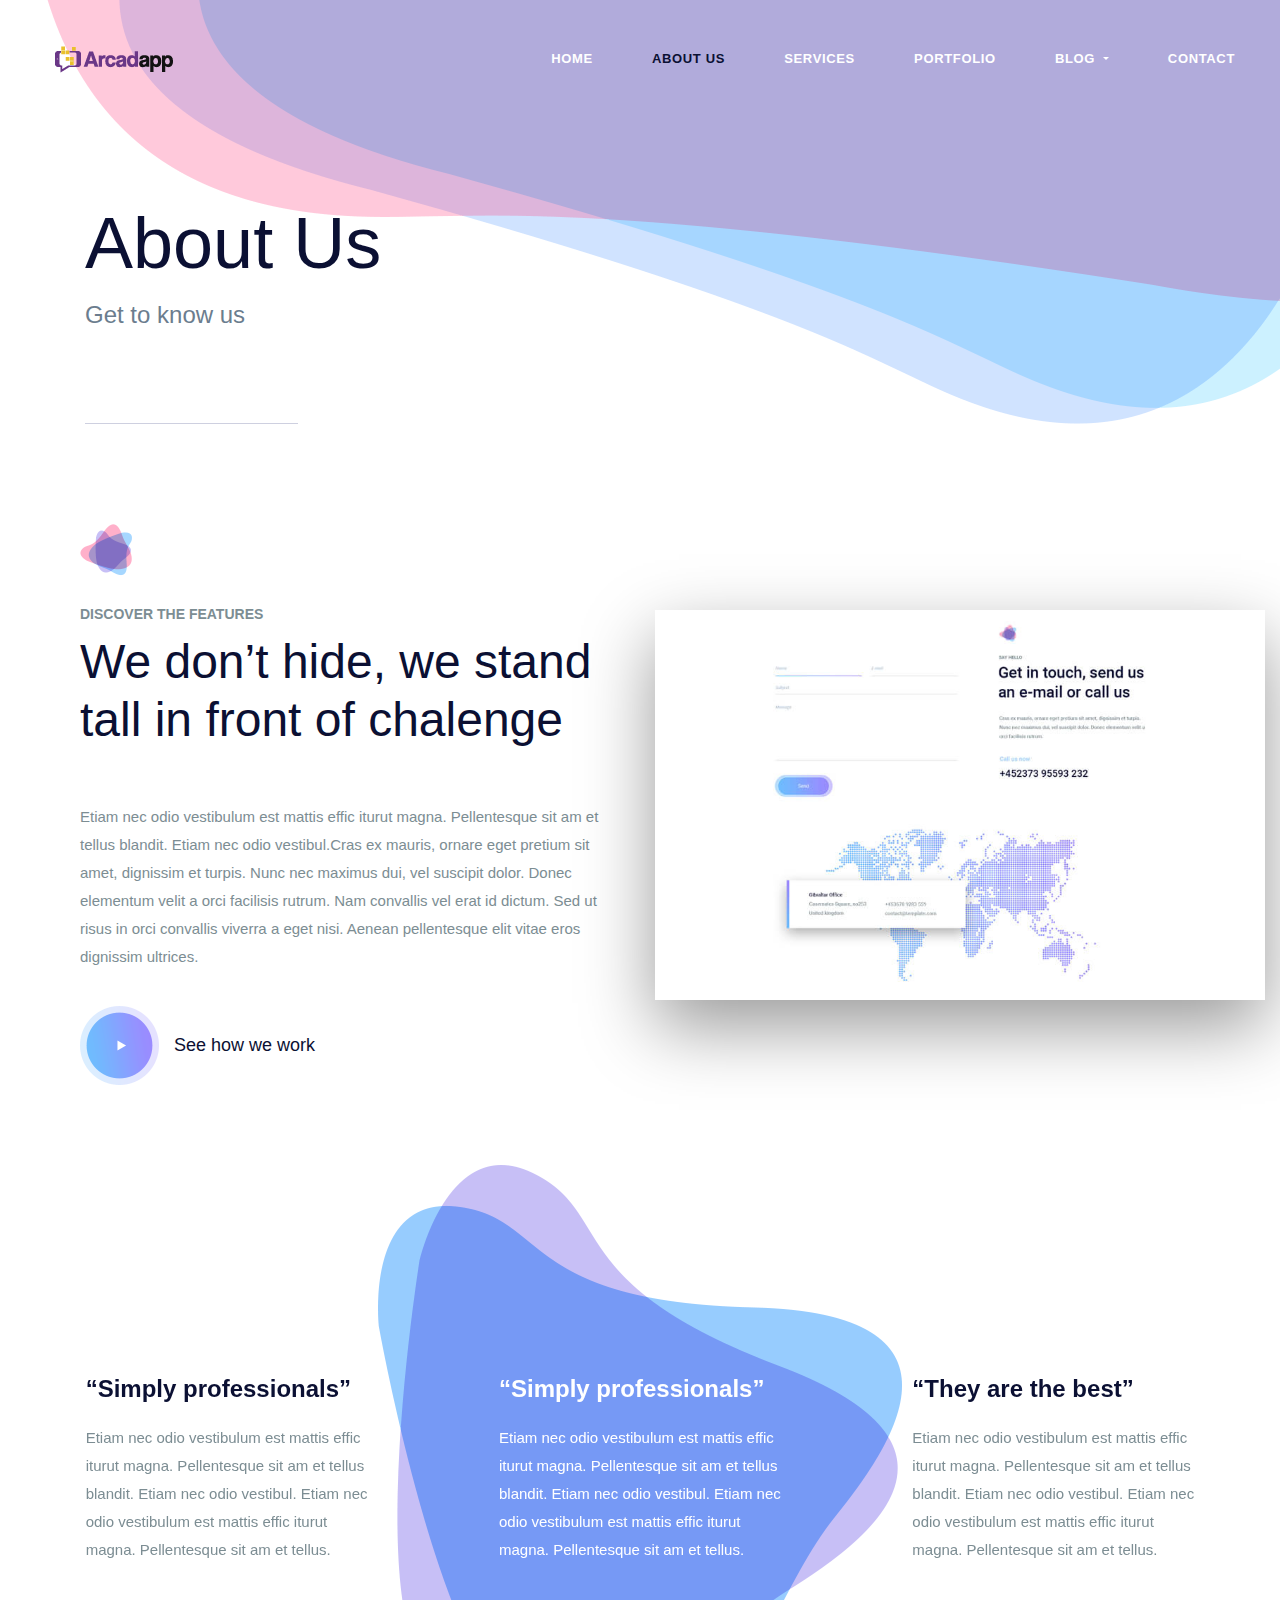
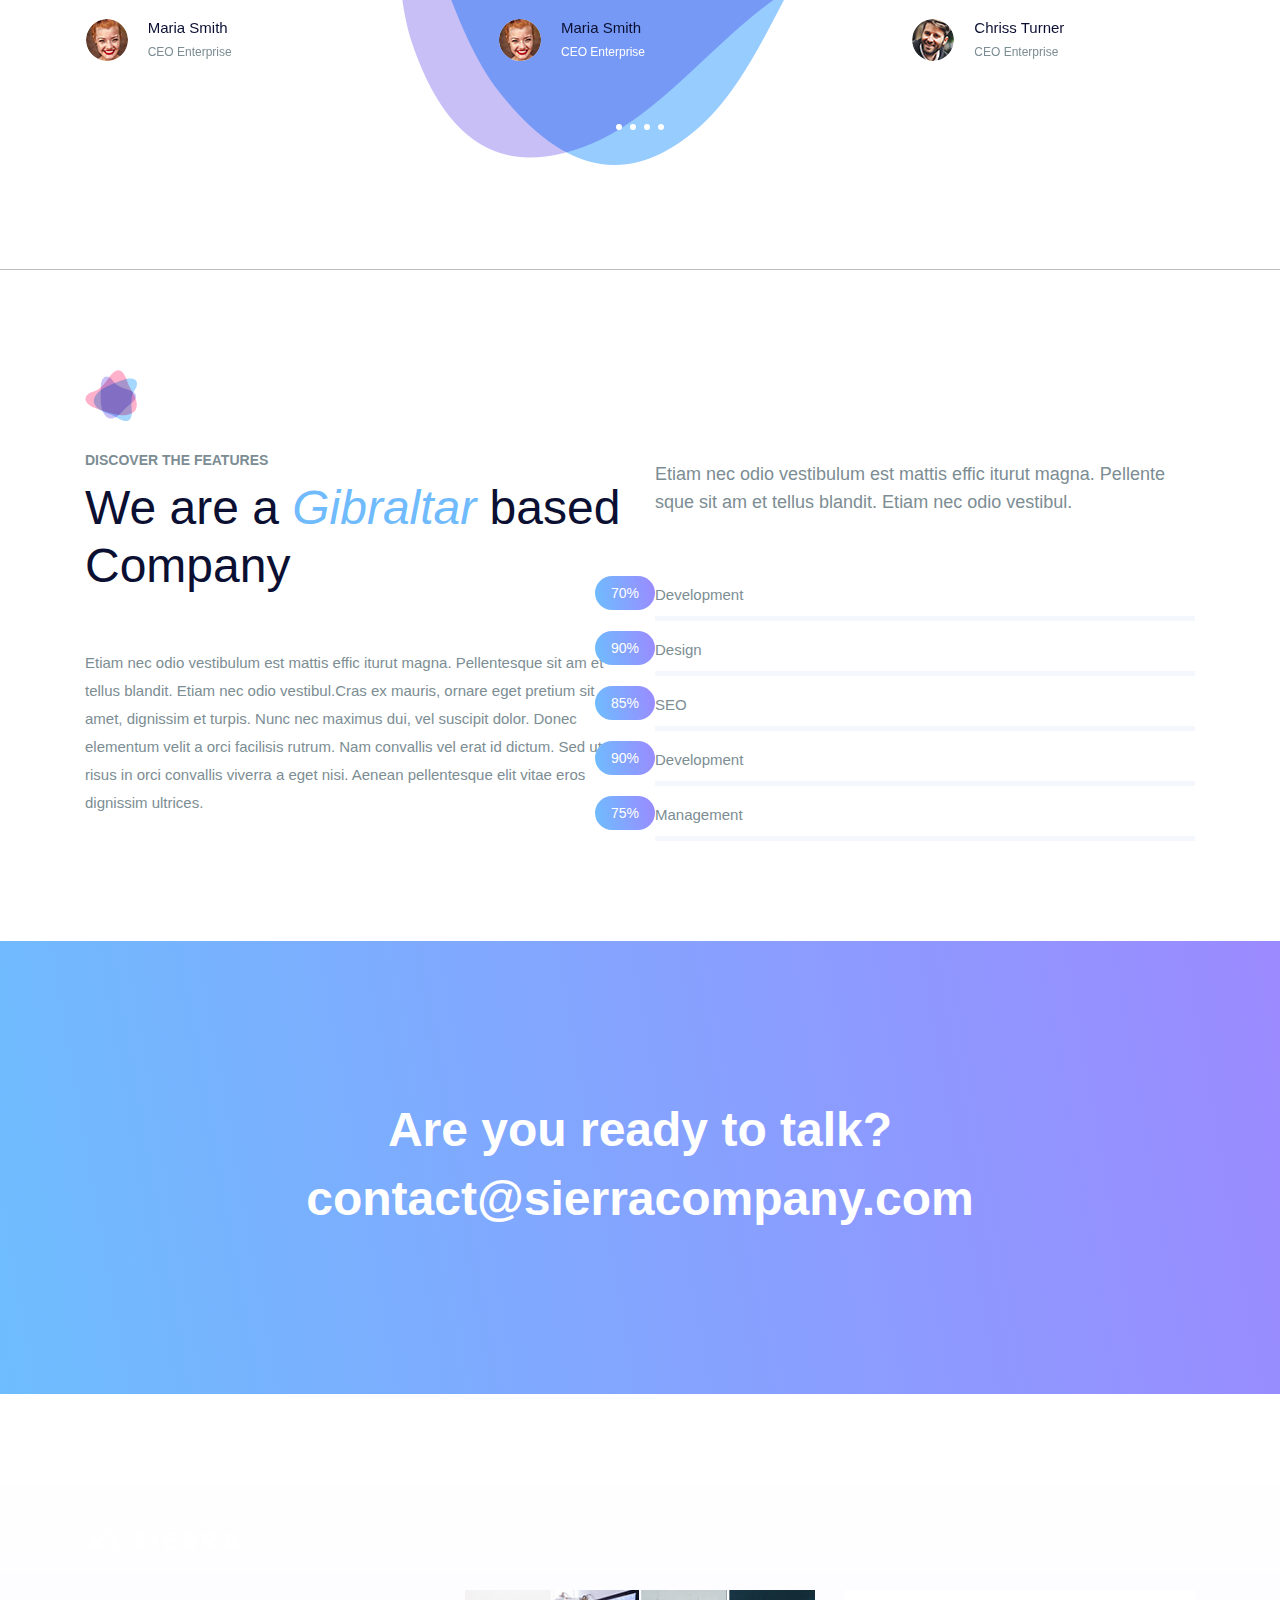
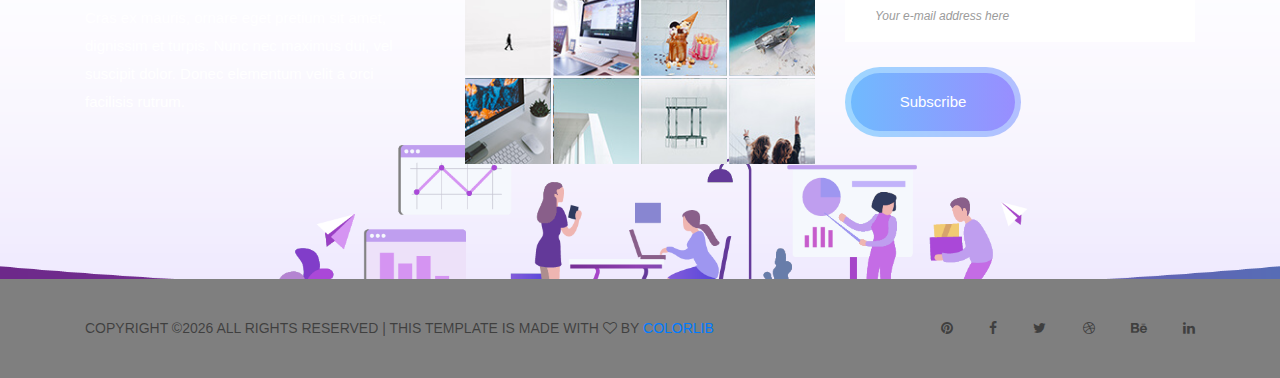
<file: SisArcInventory/src/main/webapp/front/about-us.html>
<!DOCTYPE html>
<html lang="en">
    <head>
        <meta charset="utf-8">
        <meta http-equiv="X-UA-Compatible" content="IE=edge">
        <meta name="viewport" content="width=device-width, initial-scale=1">
        
        <link rel="icon" href="img/fav-icon.png" type="image/x-icon" />
        <!-- The above 3 meta tags *must* come first in the head; any other head content must come *after* these tags -->
        <title>Sierra</title>

        <!-- Icon css link -->
        <link href="css/font-awesome.min.css" rel="stylesheet">
        <!-- Bootstrap -->
        <link href="css/bootstrap.min.css" rel="stylesheet">
        
        <!-- Rev slider css -->
        <link href="vendors/revolution/css/settings.css" rel="stylesheet">
        <link href="vendors/revolution/css/layers.css" rel="stylesheet">
        <link href="vendors/revolution/css/navigation.css" rel="stylesheet">
        
        <!-- Extra plugin css -->
        <link href="vendors/owl-carousel/owl.carousel.min.css" rel="stylesheet">
        <link href="vendors/magnify-popup/magnific-popup.css" rel="stylesheet">
        
        <link href="css/style.css" rel="stylesheet">
        <link href="css/responsive.css" rel="stylesheet">

        <!-- HTML5 shim and Respond.js for IE8 support of HTML5 elements and media queries -->
        <!-- WARNING: Respond.js doesn't work if you view the page via file:// -->
        <!--[if lt IE 9]>
        <script src="https://oss.maxcdn.com/html5shiv/3.7.3/html5shiv.min.js"></script>
        <script src="https://oss.maxcdn.com/respond/1.4.2/respond.min.js"></script>
        <![endif]-->
    </head>
    <body>
        
        <!--================Header Menu Area =================-->
        <header class="main_menu_area">
            <nav class="navbar navbar-expand-lg navbar-light bg-light">
                <a class="navbar-brand" href="#"><img src="img/logo.png" alt=""></a>
                <button class="navbar-toggler" type="button" data-toggle="collapse" data-target="#navbarSupportedContent" aria-controls="navbarSupportedContent" aria-expanded="false" aria-label="Toggle navigation">
                    <span></span>
                    <span></span>
                    <span></span>
                </button>

                <div class="collapse navbar-collapse" id="navbarSupportedContent">
                    <ul class="navbar-nav">
                        <li class="nav-item"><a class="nav-link" href="index.xhtml">Home</a></li>
                        <li class="nav-item active"><a class="nav-link" href="about-us.html">About Us</a></li>
                        <li class="nav-item"><a class="nav-link" href="service.html">Services</a></li>
                        <li class="nav-item"><a class="nav-link" href="portfolio.html">Portfolio</a></li>
                        <li class="nav-item dropdown submenu">
                            <a class="nav-link dropdown-toggle" href="#" id="navbarDropdown" role="button" data-toggle="dropdown" aria-haspopup="true" aria-expanded="false">
                            Blog
                            </a>
                            <ul class="dropdown-menu" aria-labelledby="navbarDropdown">
                                <li class="nav-item"><a class="nav-link" href="blog.html">Blog</a></li>
                                <li class="nav-item"><a class="nav-link" href="single-blog.html">Blog Details</a></li>
                                <li class="nav-item"><a class="nav-link" href="elements.html">Elements</a></li>
                            </ul>
                        </li>
                        <li class="nav-item"><a class="nav-link" href="contact.html">Contact</a></li>
                    </ul>
                </div>
            </nav>
        </header>
        <!--================End Header Menu Area =================-->
        
        <!--================Banner Area =================-->
        <section class="banner_area">
            <div class="container">
                <div class="banner_inner_text">
                    <h2>About Us</h2>
                    <p>Get to know us</p>
                </div>
            </div>
        </section>
        <!--================End Banner Area =================-->
        
        <!--================Challange Area =================-->
        <section class="challange_area p_100">
            <div class="container-fluid">
                <div class="row">
                    <div class="col-lg-6">
                        <div class="challange_text_inner">
                            <div class="l_title">
                                <img src="img/icon/title-icon.png" alt="">
                                <h6>Discover the features</h6>
                                <h2>We don’t hide, we stand tall in front of chalenge</h2>
                            </div>
                            <p>Etiam nec odio vestibulum est mattis effic iturut magna. Pellentesque sit am et tellus blandit. Etiam nec odio vestibul.Cras ex mauris, ornare eget pretium sit amet, dignissim et turpis. Nunc nec maximus dui, vel suscipit dolor. Donec elementum velit a orci facilisis rutrum. Nam convallis vel erat id dictum. Sed ut risus in orci convallis viverra a eget nisi. Aenean pellentesque elit vitae eros dignissim ultrices. </p>
                            <div class="c_video">
                                <a class="popup-youtube" href="https://www.youtube.com/watch?v=62QYQE6k7tg"><img src="img/icon/video-icon.png" alt="">See how we work </a>
                            </div>
                        </div>
                    </div>
                    <div class="col-lg-6 challange_img">
                        <div class="challange_img_inner">
                            <img class="img-fluid" src="img/popup-photo.jpg" alt="">
                        </div>
                    </div>
                </div>
            </div>
        </section>
        <!--================End Challange Area =================-->
        
        <!--================Testimonials Slider Area =================-->
        <section class="testimonials_area">
            <div class="container">
                <div class="testimonials_slider owl-carousel">
                    <div class="item">
                        <div class="testi_item">
                            <h3>“Simply professionals”</h3>
                            <p>Etiam nec odio vestibulum est mattis effic iturut magna. Pellentesque sit am et tellus blandit. Etiam nec odio vestibul. Etiam nec odio vestibulum est mattis effic iturut magna. Pellentesque sit am et tellus.</p>
                            <div class="media">
                                <div class="d-flex">
                                    <img class="rounded-circle" src="img/testimonials/testi-1.jpg" alt="">
                                </div>
                                <div class="media-body">
                                    <h4>Maria Smith</h4>
                                    <h5>CEO Enterprise</h5>
                                </div>
                            </div>
                        </div>
                    </div>
                    <div class="item">
                        <div class="testi_item">
                            <h3>“They are the best”</h3>
                            <p>Etiam nec odio vestibulum est mattis effic iturut magna. Pellentesque sit am et tellus blandit. Etiam nec odio vestibul. Etiam nec odio vestibulum est mattis effic iturut magna. Pellentesque sit am et tellus.</p>
                            <div class="media">
                                <div class="d-flex">
                                    <img class="rounded-circle" src="img/testimonials/testi-2.jpg" alt="">
                                </div>
                                <div class="media-body">
                                    <h4>Chriss Turner</h4>
                                    <h5>CEO Enterprise</h5>
                                </div>
                            </div>
                        </div>
                    </div>
                    <div class="item">
                        <div class="testi_item">
                            <h3>“We just love them”</h3>
                            <p>Etiam nec odio vestibulum est mattis effic iturut magna. Pellentesque sit am et tellus blandit. Etiam nec odio vestibul. Etiam nec odio vestibulum est mattis effic iturut magna. Pellentesque sit am et tellus.</p>
                            <div class="media">
                                <div class="d-flex">
                                    <img class="rounded-circle" src="img/testimonials/testi-3.jpg" alt="">
                                </div>
                                <div class="media-body">
                                    <h4>Julie Smart</h4>
                                    <h5>CEO Enterprise</h5>
                                </div>
                            </div>
                        </div>
                    </div>
                    <div class="item">
                        <div class="testi_item">
                            <h3>“Simply professionals”</h3>
                            <p>Etiam nec odio vestibulum est mattis effic iturut magna. Pellentesque sit am et tellus blandit. Etiam nec odio vestibul. Etiam nec odio vestibulum est mattis effic iturut magna. Pellentesque sit am et tellus.</p>
                            <div class="media">
                                <div class="d-flex">
                                    <img class="rounded-circle" src="img/testimonials/testi-1.jpg" alt="">
                                </div>
                                <div class="media-body">
                                    <h4>Maria Smith</h4>
                                    <h5>CEO Enterprise</h5>
                                </div>
                            </div>
                        </div>
                    </div>
                </div>
            </div>
        </section>
        <!--================End Testimonials Slider Area =================-->
        
        <!--================We Are Company Area =================-->
        <section class="we_company_area p_100">
            <div class="container">
                <div class="row company_inner">
                    <div class="col-lg-6">
                        <div class="left_company_text">
                            <div class="l_title">
                                <img src="img/icon/title-icon.png" alt="">
                                <h6>Discover the features</h6>
                                <h2>We are a <span>Gibraltar</span> based Company</h2>
                            </div>
                            <p>Etiam nec odio vestibulum est mattis effic iturut magna. Pellentesque sit am et tellus blandit. Etiam nec odio vestibul.Cras ex mauris, ornare eget pretium sit amet, dignissim et turpis. Nunc nec maximus dui, vel suscipit dolor. Donec elementum velit a orci facilisis rutrum. Nam convallis vel erat id dictum. Sed ut risus in orci convallis viverra a eget nisi. Aenean pellentesque elit vitae eros dignissim ultrices. </p>
                        </div>
                    </div>
                    <div class="col-lg-6">
                        <div class="company_skill">
                            <p>Etiam nec odio vestibulum est mattis effic iturut magna. Pellente sque sit am et tellus blandit. Etiam nec odio vestibul.</p>
                            <div class="our_skill_inner">
                                <div class="single_skill">
                                    <h3>Development</h3>
                                    <div class="progress" data-value="70">
                                        <div class="progress-bar">
                                            <div class="progress_parcent"><span class="counter">70</span>%</div>
                                        </div>
                                    </div>
                                </div>
                                <div class="single_skill">
                                    <h3>Design</h3>
                                    <div class="progress" data-value="90">
                                        <div class="progress-bar">
                                            <div class="progress_parcent"><span class="counter">90</span>%</div>
                                        </div>
                                    </div>
                                </div>
                                <div class="single_skill">
                                    <h3>SEO</h3>
                                    <div class="progress" data-value="85">
                                        <div class="progress-bar">
                                            <div class="progress_parcent"><span class="counter">85</span>%</div>
                                        </div>
                                    </div>
                                </div>
                                <div class="single_skill">
                                    <h3>Development</h3>
                                    <div class="progress" data-value="90">
                                        <div class="progress-bar">
                                            <div class="progress_parcent"><span class="counter">90</span>%</div>
                                        </div>
                                    </div>
                                </div>
                                <div class="single_skill">
                                    <h3>Management</h3>
                                    <div class="progress" data-value="75">
                                        <div class="progress-bar">
                                            <div class="progress_parcent"><span class="counter">75</span>%</div>
                                        </div>
                                    </div>
                                </div>
                            </div>
                        </div>
                    </div>
                </div>
            </div>
        </section>
        <!--================End We Are Company Area =================-->
        
        <!--================End We Are Company Area =================-->
        <section class="talk_area">
            <div class="container">
                <div class="talk_text">
                    <h4>Are you ready to talk?</h4>
                    <a href="mailto:contact@sierracompany.com">contact@sierracompany.com</a>
                </div>
            </div>
        </section>
        <!--================End We Are Company Area =================-->
        
        <!--================Footer Area =================-->
        <footer class="footr_area">
            <div class="footer_widget_area">
                <div class="container">
                    <div class="row footer_widget_inner">
                        <div class="col-lg-4 col-sm-6">
                            <aside class="f_widget f_about_widget">
                                <img src="img/footer-logo.png" alt="">
                                <p>Cras ex mauris, ornare eget pretium sit amet, dignissim et turpis. Nunc nec maximus dui, vel suscipit dolor. Donec elementum velit a orci facilisis rutrum.</p>
                            </aside>
                        </div>
                        <div class="col-lg-4 col-sm-6">
                            <aside class="f_widget f_insta_widget">
                                <div class="f_title">
                                    <h3>Instagram</h3>
                                </div>
                                <ul>
                                    <li><a href="#"><img src="img/instagram/ins-1.jpg" alt=""></a></li>
                                    <li><a href="#"><img src="img/instagram/ins-2.jpg" alt=""></a></li>
                                    <li><a href="#"><img src="img/instagram/ins-3.jpg" alt=""></a></li>
                                    <li><a href="#"><img src="img/instagram/ins-4.jpg" alt=""></a></li>
                                    <li><a href="#"><img src="img/instagram/ins-5.jpg" alt=""></a></li>
                                    <li><a href="#"><img src="img/instagram/ins-6.jpg" alt=""></a></li>
                                    <li><a href="#"><img src="img/instagram/ins-7.jpg" alt=""></a></li>
                                    <li><a href="#"><img src="img/instagram/ins-8.jpg" alt=""></a></li>
                                </ul>
                            </aside>
                        </div>
                        <div class="col-lg-4 col-sm-6">
                            <aside class="f_widget f_subs_widget">
                                <div class="f_title">
                                    <h3>Subscribe to newsletter</h3>
                                </div>
                                <div class="input-group">
                                    <input type="text" class="form-control" placeholder="Your e-mail address here" aria-label="Your e-mail address here">
                                    <span class="input-group-btn">
                                        <button class="btn btn-secondary submit_btn" type="button">Subscribe</button>
                                    </span>
                                </div>
                            </aside>
                        </div>
                    </div>
                </div>
            </div>
            <div class="footer_copyright">
                <div class="container">
                    <div class="float-sm-left">
                        <h5><!-- Link back to Colorlib can't be removed. Template is licensed under CC BY 3.0. -->
Copyright &copy;<script>document.write(new Date().getFullYear());</script> All rights reserved | This template is made with <i class="fa fa-heart-o" aria-hidden="true"></i> by <a href="https://colorlib.com" target="_blank">Colorlib</a>
<!-- Link back to Colorlib can't be removed. Template is licensed under CC BY 3.0. --></h5>
                    </div>
                    <div class="float-sm-right">
                        <ul>
                            <li><a href="#"><i class="fa fa-pinterest"></i></a></li>
                            <li><a href="#"><i class="fa fa-facebook"></i></a></li>
                            <li><a href="#"><i class="fa fa-twitter"></i></a></li>
                            <li><a href="#"><i class="fa fa-dribbble"></i></a></li>
                            <li><a href="#"><i class="fa fa-behance"></i></a></li>
                            <li><a href="#"><i class="fa fa-linkedin"></i></a></li>
                        </ul>
                    </div>
                </div>
            </div>
        </footer>
        <!--================End Footer Area =================-->
        
        
        
        
        <!-- jQuery (necessary for Bootstrap's JavaScript plugins) -->
        <script src="js/jquery-3.2.1.min.js"></script>
        <!-- Include all compiled plugins (below), or include individual files as needed -->
        <script src="js/popper.min.js"></script>
        <script src="js/bootstrap.min.js"></script>
        <!-- Rev slider js -->
        <script src="vendors/revolution/js/jquery.themepunch.tools.min.js"></script>
        <script src="vendors/revolution/js/jquery.themepunch.revolution.min.js"></script>
        <script src="vendors/revolution/js/extensions/revolution.extension.actions.min.js"></script>
        <script src="vendors/revolution/js/extensions/revolution.extension.video.min.js"></script>
        <script src="vendors/revolution/js/extensions/revolution.extension.slideanims.min.js"></script>
        <script src="vendors/revolution/js/extensions/revolution.extension.layeranimation.min.js"></script>
        <script src="vendors/revolution/js/extensions/revolution.extension.navigation.min.js"></script>
        <script src="vendors/revolution/js/extensions/revolution.extension.slideanims.min.js"></script>
        <!-- Extra plugin css -->
        <script src="vendors/counterup/jquery.waypoints.min.js"></script>
        <script src="vendors/counterup/jquery.counterup.min.js"></script> 
        <script src="vendors/counterup/apear.js"></script>
        <script src="vendors/counterup/countto.js"></script>
        <script src="vendors/owl-carousel/owl.carousel.min.js"></script>
        <script src="vendors/magnify-popup/jquery.magnific-popup.min.js"></script>
        <script src="js/smoothscroll.js"></script>
        
        <script src="js/theme.js"></script>
    </body>
</html>
</file>
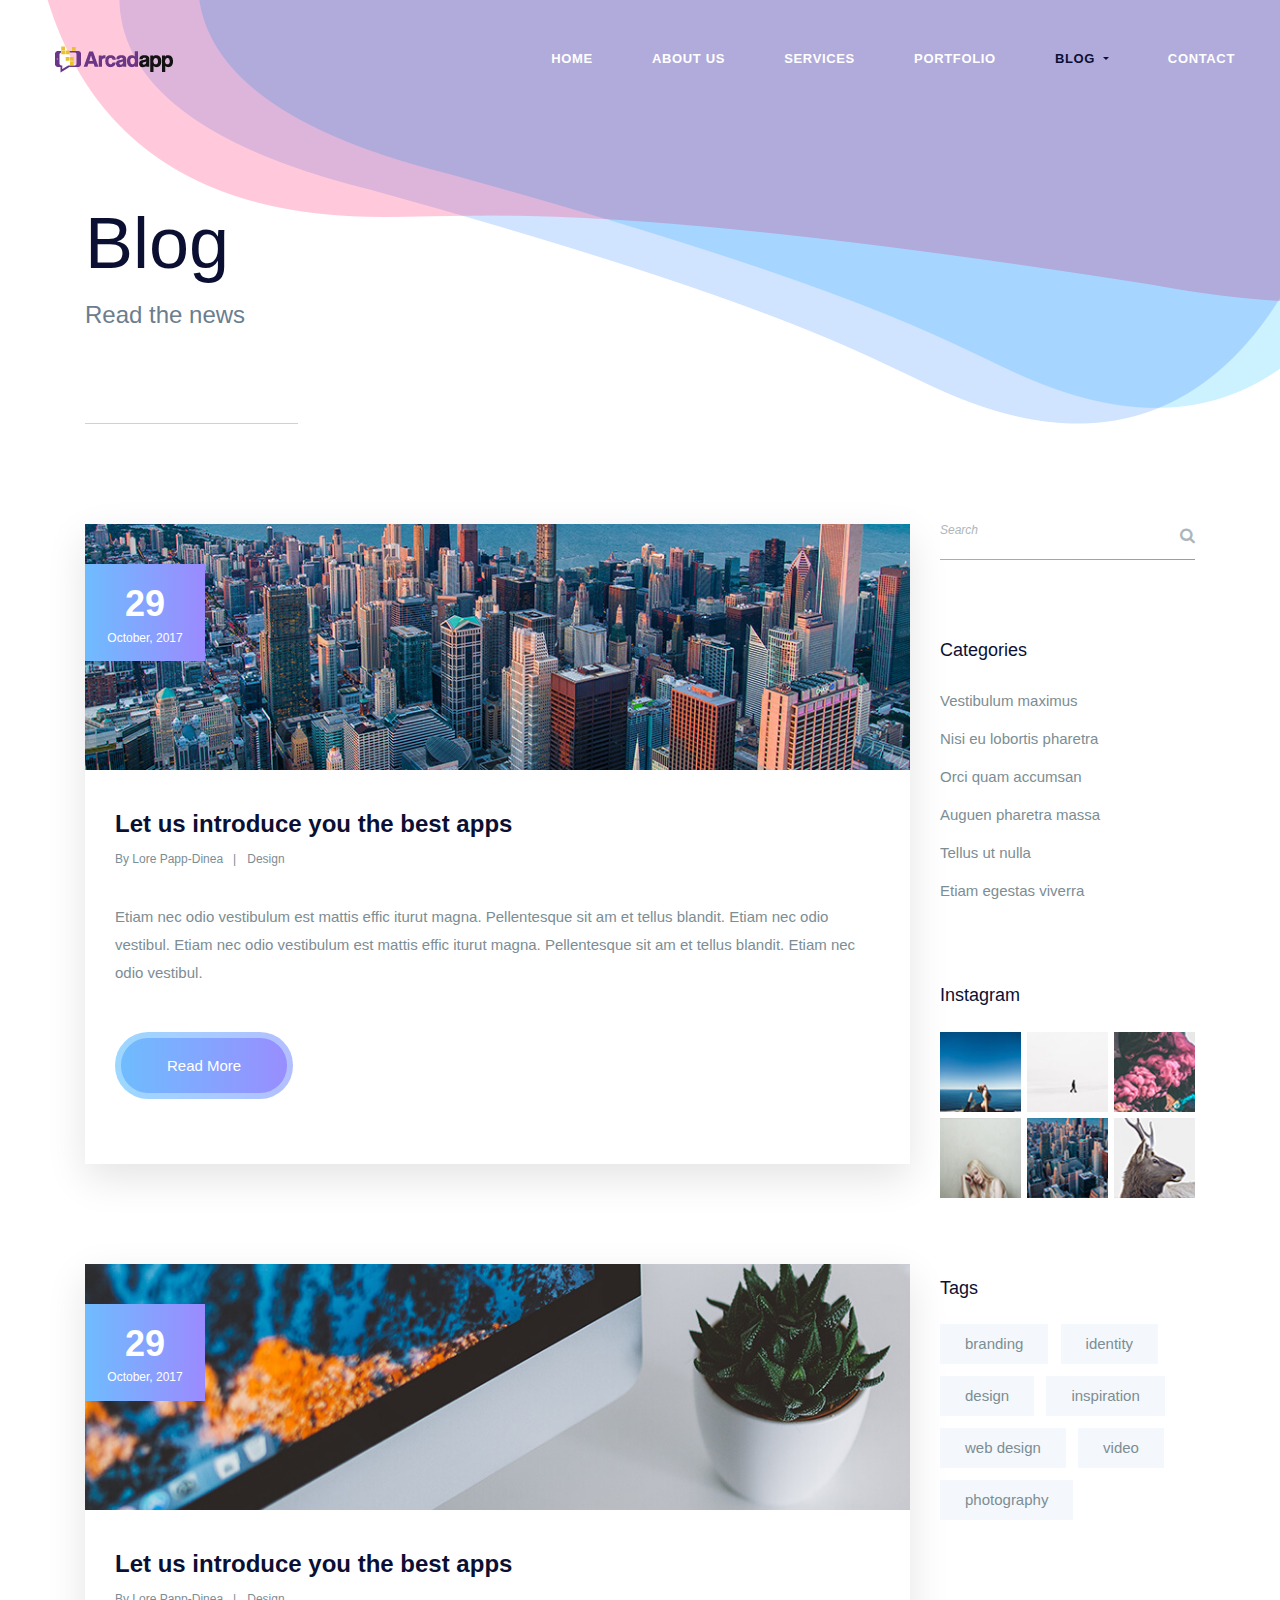
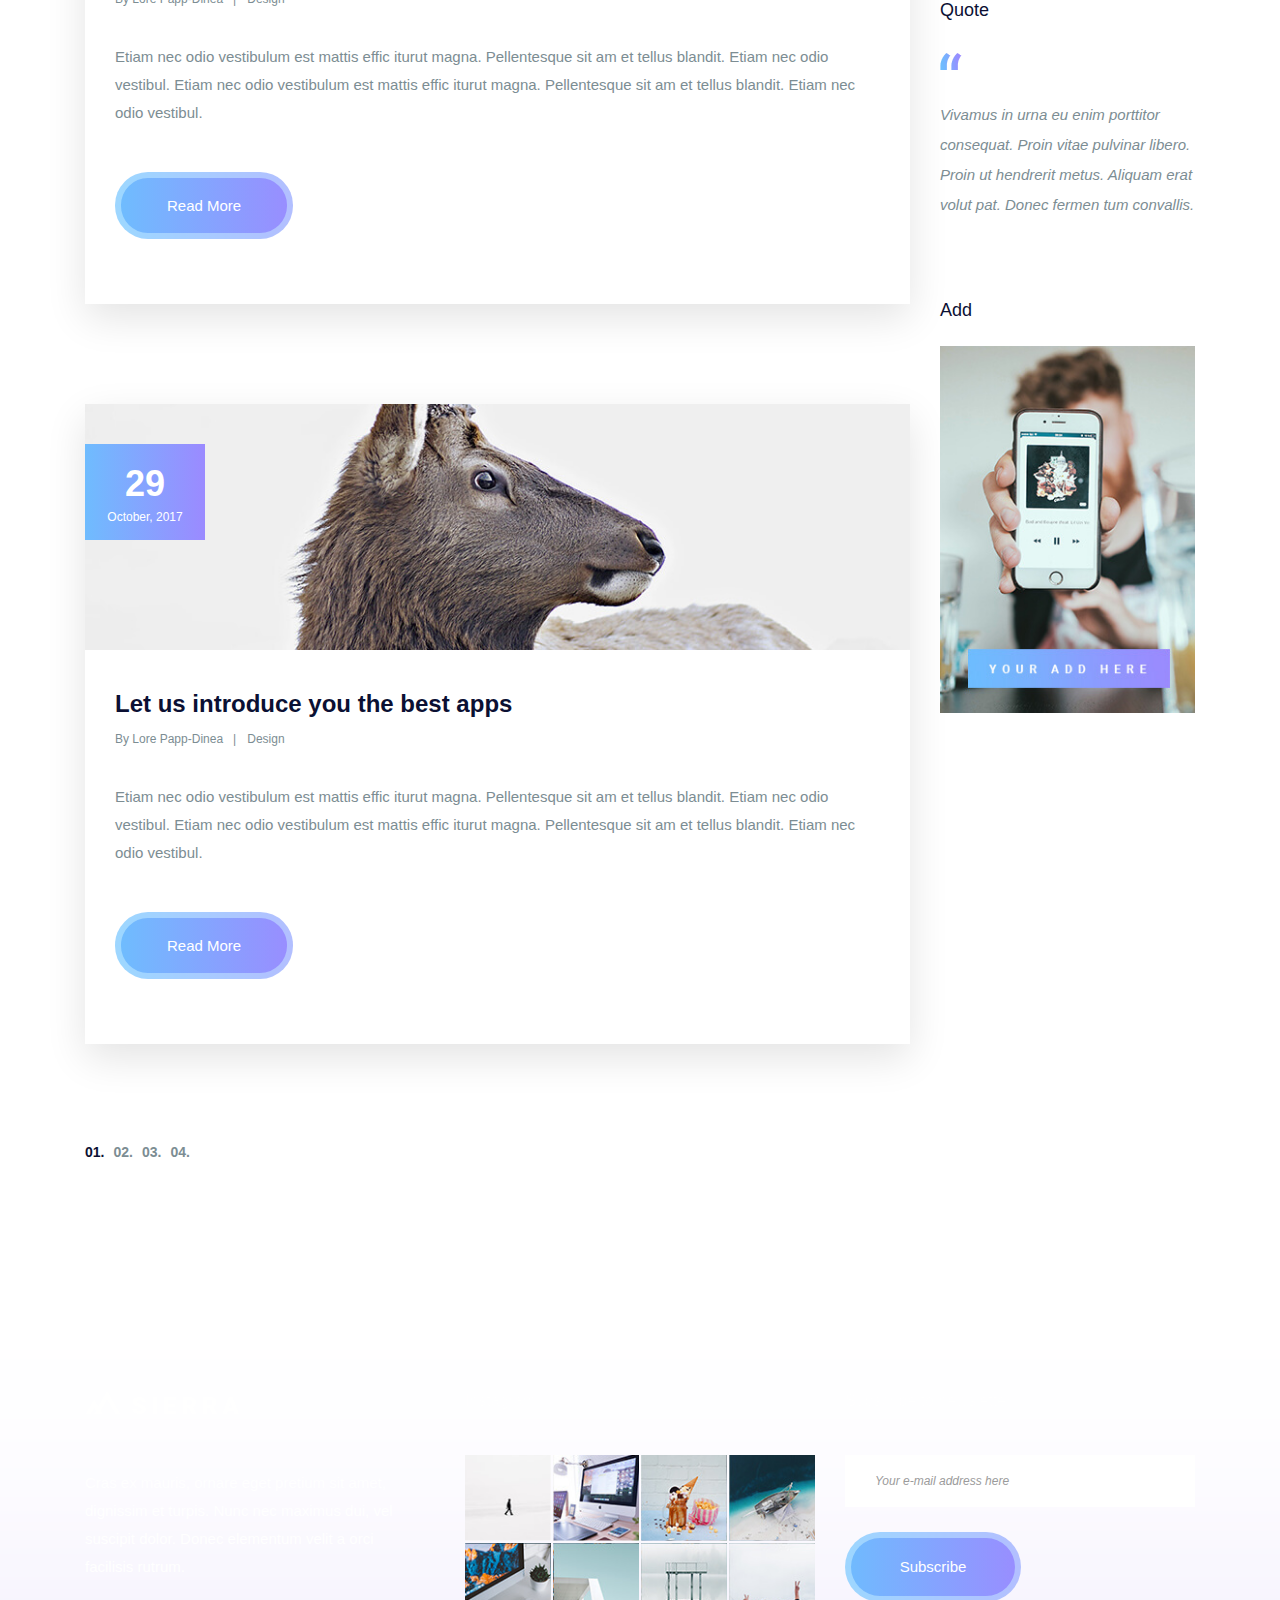
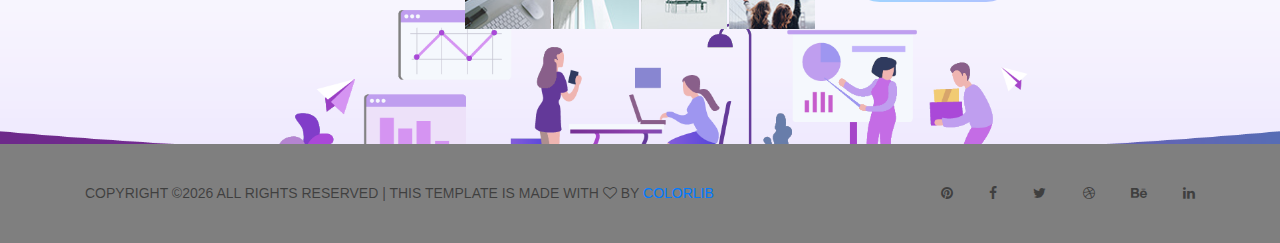
<file: SisArcInventory/src/main/webapp/front/blog.html>
<!DOCTYPE html>
<html lang="en">
    <head>
        <meta charset="utf-8">
        <meta http-equiv="X-UA-Compatible" content="IE=edge">
        <meta name="viewport" content="width=device-width, initial-scale=1">
        
        <link rel="icon" href="img/fav-icon.png" type="image/x-icon" />
        <!-- The above 3 meta tags *must* come first in the head; any other head content must come *after* these tags -->
        <title>Sierra</title>

        <!-- Icon css link -->
        <link href="css/font-awesome.min.css" rel="stylesheet">
        <!-- Bootstrap -->
        <link href="css/bootstrap.min.css" rel="stylesheet">
        
        <!-- Rev slider css -->
        <link href="vendors/revolution/css/settings.css" rel="stylesheet">
        <link href="vendors/revolution/css/layers.css" rel="stylesheet">
        <link href="vendors/revolution/css/navigation.css" rel="stylesheet">
        
        <!-- Extra plugin css -->
        <link href="vendors/owl-carousel/owl.carousel.min.css" rel="stylesheet">
        <link href="vendors/magnify-popup/magnific-popup.css" rel="stylesheet">
        
        
        <link href="css/style.css" rel="stylesheet">
        <link href="css/responsive.css" rel="stylesheet">

        <!-- HTML5 shim and Respond.js for IE8 support of HTML5 elements and media queries -->
        <!-- WARNING: Respond.js doesn't work if you view the page via file:// -->
        <!--[if lt IE 9]>
        <script src="https://oss.maxcdn.com/html5shiv/3.7.3/html5shiv.min.js"></script>
        <script src="https://oss.maxcdn.com/respond/1.4.2/respond.min.js"></script>
        <![endif]-->
    </head>
    <body>
        
        <!--================Header Menu Area =================-->
        <header class="main_menu_area">
            <nav class="navbar navbar-expand-lg navbar-light bg-light">
                <a class="navbar-brand" href="#"><img src="img/logo.png" alt=""></a>
                <button class="navbar-toggler" type="button" data-toggle="collapse" data-target="#navbarSupportedContent" aria-controls="navbarSupportedContent" aria-expanded="false" aria-label="Toggle navigation">
                    <span></span>
                    <span></span>
                    <span></span>
                </button>

                <div class="collapse navbar-collapse" id="navbarSupportedContent">
                    <ul class="navbar-nav">
                        <li class="nav-item"><a class="nav-link" href="index.xhtml">Home</a></li>
                        <li class="nav-item"><a class="nav-link" href="about-us.html">About Us</a></li>
                        <li class="nav-item"><a class="nav-link" href="service.html">Services</a></li>
                        <li class="nav-item"><a class="nav-link" href="portfolio.html">Portfolio</a></li>
                        <li class="nav-item dropdown submenu active">
                            <a class="nav-link dropdown-toggle" href="#" id="navbarDropdown" role="button" data-toggle="dropdown" aria-haspopup="true" aria-expanded="false">
                            Blog
                            </a>
                            <ul class="dropdown-menu" aria-labelledby="navbarDropdown">
                                <li class="nav-item"><a class="nav-link" href="blog.html">Blog</a></li>
                                <li class="nav-item"><a class="nav-link" href="single-blog.html">Blog Details</a></li>
                                <li class="nav-item"><a class="nav-link" href="elements.html">Elements</a></li>
                            </ul>
                        </li>
                        <li class="nav-item"><a class="nav-link" href="contact.html">Contact</a></li>
                    </ul>
                </div>
            </nav>
        </header>
        <!--================End Header Menu Area =================-->
        
        <!--================Banner Area =================-->
        <section class="banner_area">
            <div class="container">
                <div class="banner_inner_text">
                    <h2>Blog</h2>
                    <p>Read the news</p>
                </div>
            </div>
        </section>
        <!--================End Banner Area =================-->
        
        <!--================Blog Main Area =================-->
        <section class="blog_main_area p_100">
            <div class="container">
                <div class="row">
                    <div class="col-lg-9">
                        <div class="blog_main_inner">
                            <div class="blog_main_item">
                                <div class="blog_img">
                                    <img class="img-fluid" src="img/blog/blog-1.jpg" alt="">
                                    <div class="blog_date">
                                        <h4>29</h4>
                                        <h5>October, 2017</h5>
                                    </div>
                                </div>
                                <div class="blog_text">
                                    <a href="#"><h4>Let us introduce you the best apps</h4></a>
                                    <div class="blog_author">
                                        <a href="#">By Lore Papp-Dinea</a>
                                        <a href="#">Design</a>
                                    </div>
                                    <p>Etiam nec odio vestibulum est mattis effic iturut magna. Pellentesque sit am et tellus blandit. Etiam nec odio vestibul. Etiam nec odio vestibulum est mattis effic iturut magna. Pellentesque sit am et tellus blandit. Etiam nec odio vestibul. </p>
                                    <a class="more_btn" href="#">Read More</a>
                                </div>
                            </div>
                            <div class="blog_main_item">
                                <div class="blog_img">
                                    <img class="img-fluid" src="img/blog/blog-2.jpg" alt="">
                                    <div class="blog_date">
                                        <h4>29</h4>
                                        <h5>October, 2017</h5>
                                    </div>
                                </div>
                                <div class="blog_text">
                                    <a href="#"><h4>Let us introduce you the best apps</h4></a>
                                    <div class="blog_author">
                                        <a href="#">By Lore Papp-Dinea</a>
                                        <a href="#">Design</a>
                                    </div>
                                    <p>Etiam nec odio vestibulum est mattis effic iturut magna. Pellentesque sit am et tellus blandit. Etiam nec odio vestibul. Etiam nec odio vestibulum est mattis effic iturut magna. Pellentesque sit am et tellus blandit. Etiam nec odio vestibul. </p>
                                    <a class="more_btn" href="#">Read More</a>
                                </div>
                            </div>
                            <div class="blog_main_item">
                                <div class="blog_img">
                                    <img class="img-fluid" src="img/blog/blog-3.jpg" alt="">
                                    <div class="blog_date">
                                        <h4>29</h4>
                                        <h5>October, 2017</h5>
                                    </div>
                                </div>
                                <div class="blog_text">
                                    <a href="#"><h4>Let us introduce you the best apps</h4></a>
                                    <div class="blog_author">
                                        <a href="#">By Lore Papp-Dinea</a>
                                        <a href="#">Design</a>
                                    </div>
                                    <p>Etiam nec odio vestibulum est mattis effic iturut magna. Pellentesque sit am et tellus blandit. Etiam nec odio vestibul. Etiam nec odio vestibulum est mattis effic iturut magna. Pellentesque sit am et tellus blandit. Etiam nec odio vestibul. </p>
                                    <a class="more_btn" href="#">Read More</a>
                                </div>
                            </div>
                        </div>
                    </div>
                    <div class="col-lg-3">
                        <div class="blog_right_sidebar">
                            <aside class="r_widget search_widget">
                                <div class="input-group">
                                    <input type="text" class="form-control" placeholder="Search" aria-label="Search">
                                    <span class="input-group-btn">
                                        <button class="btn btn-secondary" type="button"><i class="fa fa-search"></i></button>
                                    </span>
                                </div>
                            </aside>
                            <aside class="r_widget categories_widget">
                                <div class="r_w_title">
                                    <h3>Categories</h3>
                                </div>
                                <ul>
                                    <li><a href="#">Vestibulum maximus</a></li>
                                    <li><a href="#">Nisi eu lobortis pharetra</a></li>
                                    <li><a href="#">Orci quam accumsan</a></li>
                                    <li><a href="#">Auguen pharetra massa</a></li>
                                    <li><a href="#">Tellus ut nulla</a></li>
                                    <li><a href="#"> Etiam egestas viverra </a></li>
                                </ul>
                            </aside>
                            <aside class="r_widget insta_widget">
                                <div class="r_w_title">
                                    <h3>Instagram</h3>
                                </div>
                                <ul>
                                    <li><a href="https://www.instagram.com/?hl=en">
                                        <img class="img-fluid" src="img/instagram/right-instagram/r-in-1.jpg" alt="">
                                    </a></li>
                                    <li><a href="https://www.instagram.com/?hl=en">
                                        <img class="img-fluid" src="img/instagram/right-instagram/r-in-2.jpg" alt="">
                                    </a></li>
                                    <li><a href="https://www.instagram.com/?hl=en">
                                        <img class="img-fluid" src="img/instagram/right-instagram/r-in-3.jpg" alt="">
                                    </a></li>
                                    <li><a href="https://www.instagram.com/?hl=en">
                                        <img class="img-fluid" src="img/instagram/right-instagram/r-in-4.jpg" alt="">
                                    </a></li>
                                    <li><a href="https://www.instagram.com/?hl=en">
                                        <img class="img-fluid" src="img/instagram/right-instagram/r-in-5.jpg" alt="">
                                    </a></li>
                                    <li><a href="https://www.instagram.com/?hl=en">
                                        <img class="img-fluid" src="img/instagram/right-instagram/r-in-6.jpg" alt="">
                                    </a></li>
                                </ul>
                            </aside>
                            <aside class="r_widget tag_widget">
                                <div class="r_w_title">
                                    <h3>Tags</h3>
                                </div>
                                <ul>
                                    <li><a href="#">branding</a></li>
                                    <li><a href="#">identity</a></li>
                                    <li><a href="#">design</a></li>
                                    <li><a href="#">inspiration</a></li>
                                    <li><a href="#">web design</a></li>
                                    <li><a href="#">video</a></li>
                                    <li><a href="#">photography</a></li>
                                </ul>
                            </aside>
                            <aside class="r_widget quote_widget">
                                <div class="r_w_title">
                                    <h3>Quote</h3>
                                </div>
                                <img src="img/icon/quote-icon.png" alt="">
                                <p>Vivamus in urna eu enim porttitor consequat. Proin vitae pulvinar libero. Proin ut hendrerit metus. Aliquam erat volut pat. Donec fermen tum convallis.</p>
                            </aside>
                            <aside class="r_widget add_widget">
                                <div class="r_w_title">
                                    <h3>Add</h3>
                                </div>
                                <img class="img-fluid" src="img/add.jpg" alt="">
                            </aside>
                        </div>
                    </div>
                </div>
                <nav aria-label="Page navigation example" class="pagination_area">
                    <ul class="pagination">
                        <li class="page-item active"><a class="page-link" href="#">01.</a></li>
                        <li class="page-item"><a class="page-link" href="#">02.</a></li>
                        <li class="page-item"><a class="page-link" href="#">03.</a></li>
                        <li class="page-item"><a class="page-link" href="#">04.</a></li>
                    </ul>
                </nav>
            </div>
        </section>
        <!--================End Blog Main Area =================-->
        
        <!--================Footer Area =================-->
        <footer class="footr_area">
            <div class="footer_widget_area">
                <div class="container">
                    <div class="row footer_widget_inner">
                        <div class="col-lg-4 col-sm-6">
                            <aside class="f_widget f_about_widget">
                                <img src="img/footer-logo.png" alt="">
                                <p>Cras ex mauris, ornare eget pretium sit amet, dignissim et turpis. Nunc nec maximus dui, vel suscipit dolor. Donec elementum velit a orci facilisis rutrum.</p>
                            </aside>
                        </div>
                        <div class="col-lg-4 col-sm-6">
                            <aside class="f_widget f_insta_widget">
                                <div class="f_title">
                                    <h3>Instagram</h3>
                                </div>
                                <ul>
                                    <li><a href="#"><img src="img/instagram/ins-1.jpg" alt=""></a></li>
                                    <li><a href="#"><img src="img/instagram/ins-2.jpg" alt=""></a></li>
                                    <li><a href="#"><img src="img/instagram/ins-3.jpg" alt=""></a></li>
                                    <li><a href="#"><img src="img/instagram/ins-4.jpg" alt=""></a></li>
                                    <li><a href="#"><img src="img/instagram/ins-5.jpg" alt=""></a></li>
                                    <li><a href="#"><img src="img/instagram/ins-6.jpg" alt=""></a></li>
                                    <li><a href="#"><img src="img/instagram/ins-7.jpg" alt=""></a></li>
                                    <li><a href="#"><img src="img/instagram/ins-8.jpg" alt=""></a></li>
                                </ul>
                            </aside>
                        </div>
                        <div class="col-lg-4 col-sm-6">
                            <aside class="f_widget f_subs_widget">
                                <div class="f_title">
                                    <h3>Subscribe to newsletter</h3>
                                </div>
                                <div class="input-group">
                                    <input type="text" class="form-control" placeholder="Your e-mail address here" aria-label="Your e-mail address here">
                                    <span class="input-group-btn">
                                        <button class="btn btn-secondary submit_btn" type="button">Subscribe</button>
                                    </span>
                                </div>
                            </aside>
                        </div>
                    </div>
                </div>
            </div>
            <div class="footer_copyright">
                <div class="container">
                    <div class="float-sm-left">
                        <h5><!-- Link back to Colorlib can't be removed. Template is licensed under CC BY 3.0. -->
Copyright &copy;<script>document.write(new Date().getFullYear());</script> All rights reserved | This template is made with <i class="fa fa-heart-o" aria-hidden="true"></i> by <a href="https://colorlib.com" target="_blank">Colorlib</a>
<!-- Link back to Colorlib can't be removed. Template is licensed under CC BY 3.0. --></h5>
                    </div>
                    <div class="float-sm-right">
                        <ul>
                            <li><a href="#"><i class="fa fa-pinterest"></i></a></li>
                            <li><a href="#"><i class="fa fa-facebook"></i></a></li>
                            <li><a href="#"><i class="fa fa-twitter"></i></a></li>
                            <li><a href="#"><i class="fa fa-dribbble"></i></a></li>
                            <li><a href="#"><i class="fa fa-behance"></i></a></li>
                            <li><a href="#"><i class="fa fa-linkedin"></i></a></li>
                        </ul>
                    </div>
                </div>
            </div>
        </footer>
        <!--================End Footer Area =================-->
        
        
        
        
        <!-- jQuery (necessary for Bootstrap's JavaScript plugins) -->
        <script src="js/jquery-3.2.1.min.js"></script>
        <!-- Include all compiled plugins (below), or include individual files as needed -->
        <script src="js/popper.min.js"></script>
        <script src="js/bootstrap.min.js"></script>
        <!-- Rev slider js -->
        <script src="vendors/revolution/js/jquery.themepunch.tools.min.js"></script>
        <script src="vendors/revolution/js/jquery.themepunch.revolution.min.js"></script>
        <script src="vendors/revolution/js/extensions/revolution.extension.actions.min.js"></script>
        <script src="vendors/revolution/js/extensions/revolution.extension.video.min.js"></script>
        <script src="vendors/revolution/js/extensions/revolution.extension.slideanims.min.js"></script>
        <script src="vendors/revolution/js/extensions/revolution.extension.layeranimation.min.js"></script>
        <script src="vendors/revolution/js/extensions/revolution.extension.navigation.min.js"></script>
        <script src="vendors/revolution/js/extensions/revolution.extension.slideanims.min.js"></script>
        <!-- Extra plugin css -->
        <script src="vendors/counterup/jquery.waypoints.min.js"></script>
        <script src="vendors/counterup/jquery.counterup.min.js"></script> 
        <script src="vendors/counterup/apear.js"></script>
        <script src="vendors/counterup/countto.js"></script>
        <script src="vendors/owl-carousel/owl.carousel.min.js"></script>
        <script src="vendors/magnify-popup/jquery.magnific-popup.min.js"></script>
        <script src="js/smoothscroll.js"></script>
        <script src="vendors/circle-bar/circle-progress.min.js"></script>
        <script src="vendors/circle-bar/plugins.js"></script>
        <script src="vendors/isotope/imagesloaded.pkgd.min.js"></script>
        <script src="vendors/isotope/isotope.pkgd.min.js"></script>
        
        <script src="js/circle-active.js"></script>
        <script src="js/theme.js"></script>
    </body>
</html>
</file>
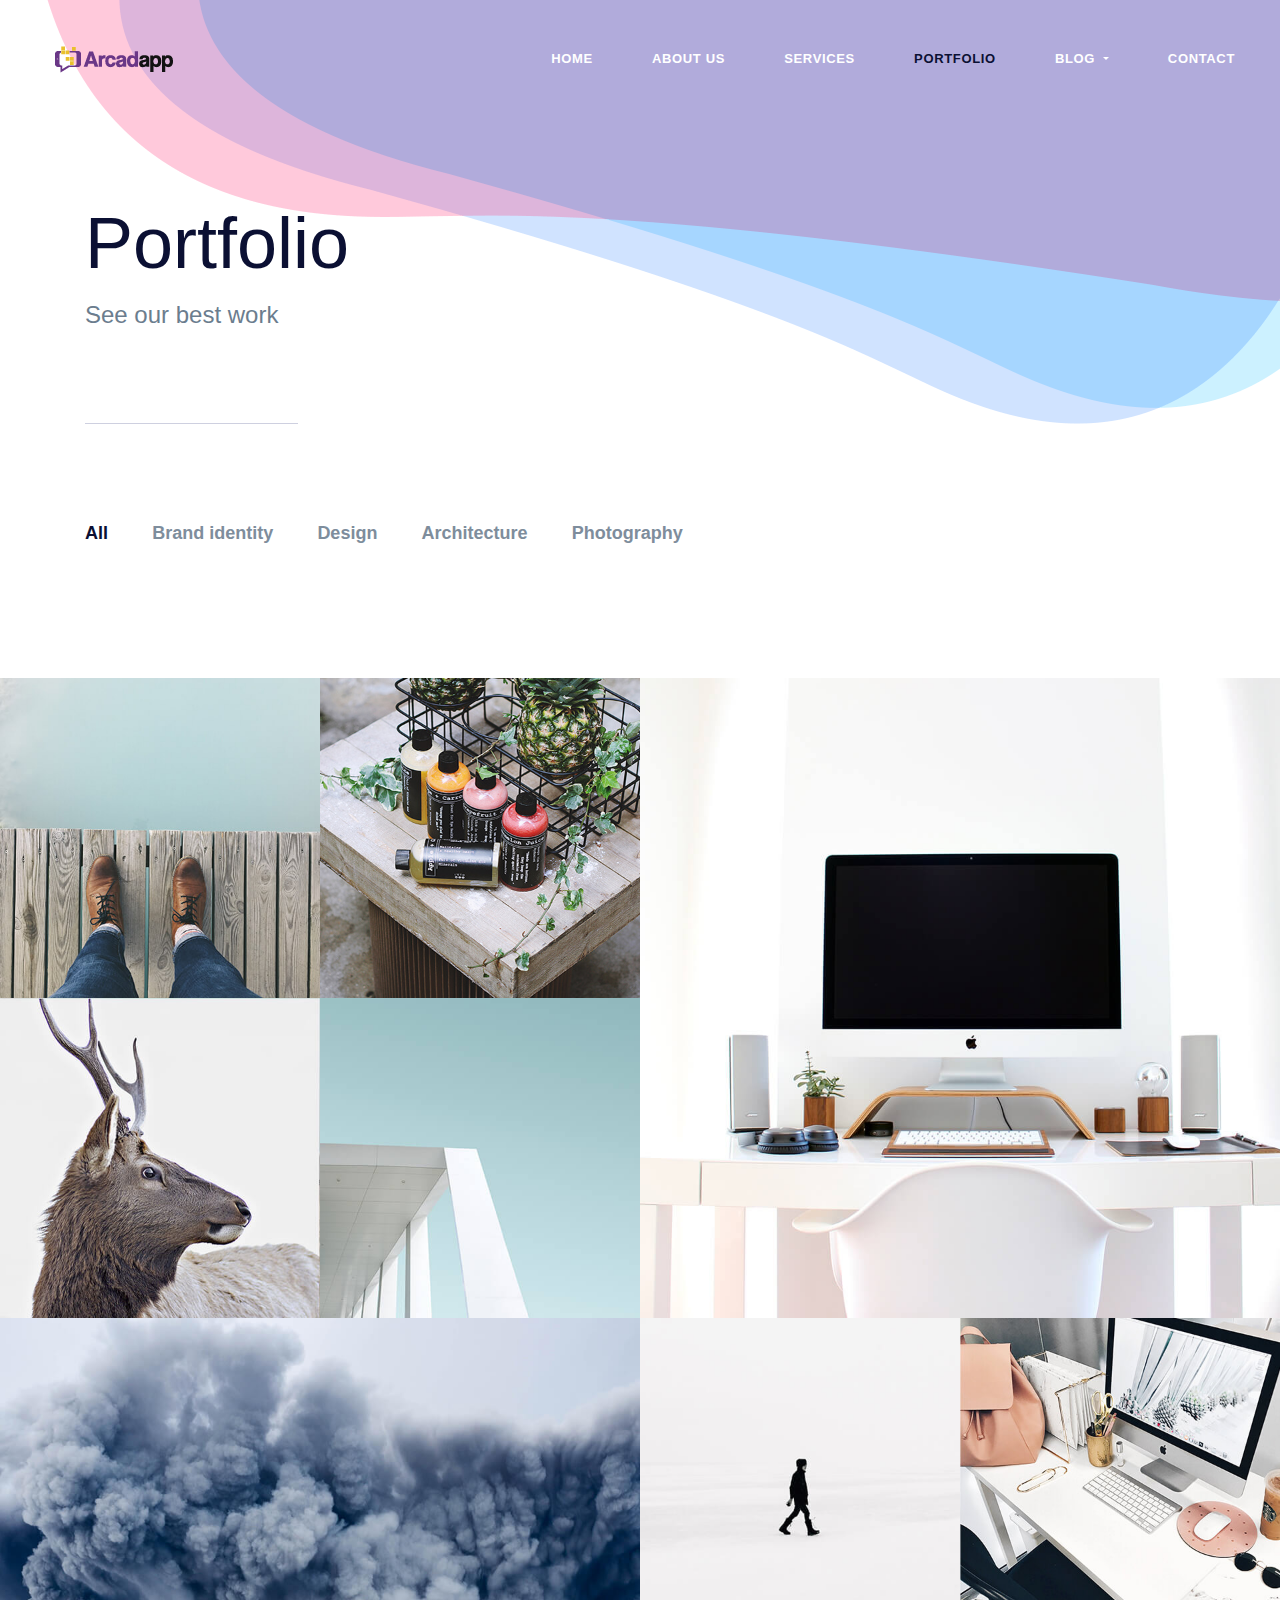
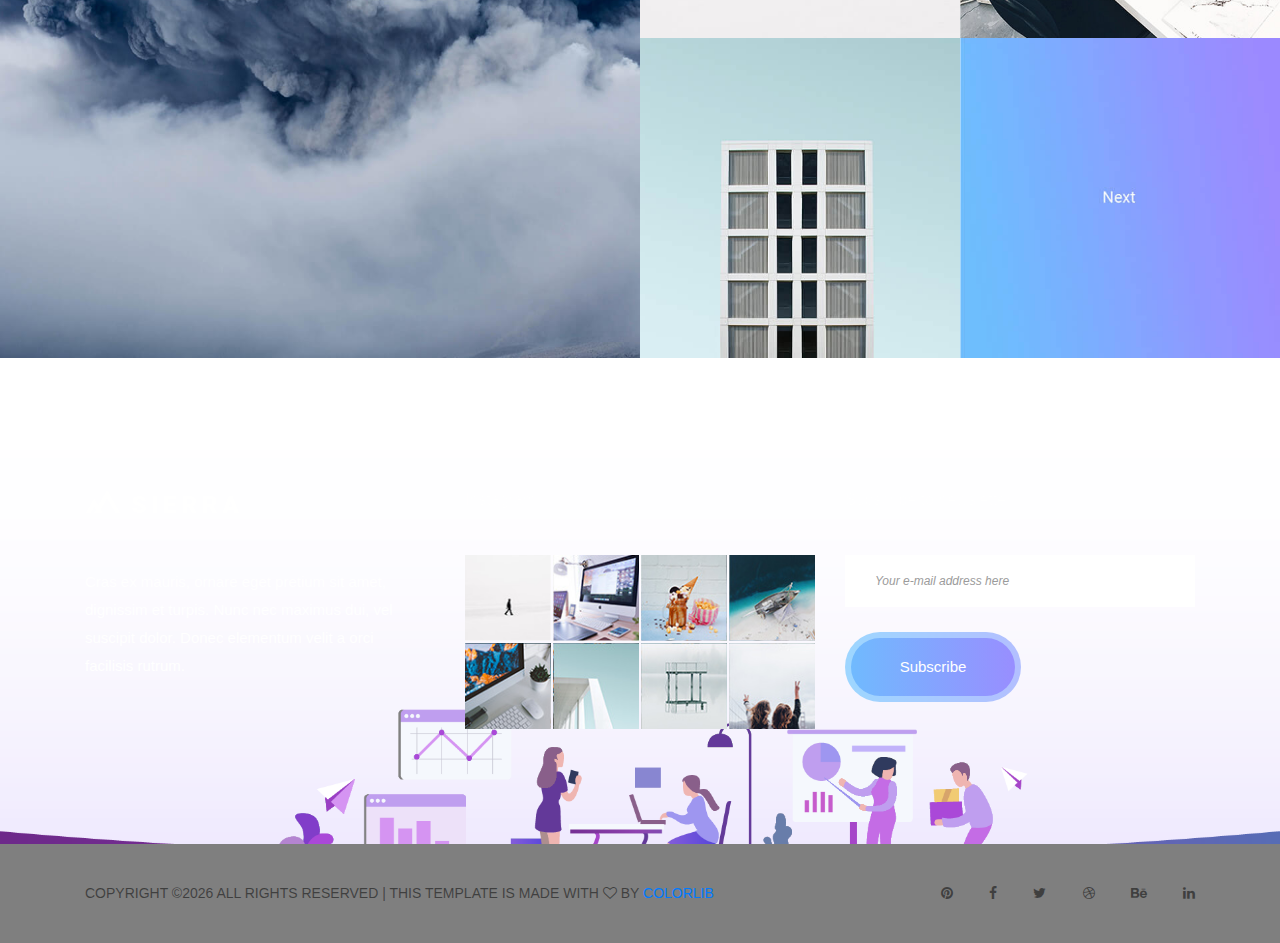
<file: SisArcInventory/src/main/webapp/front/portfolio.html>
<!DOCTYPE html>
<html lang="en">
    <head>
        <meta charset="utf-8">
        <meta http-equiv="X-UA-Compatible" content="IE=edge">
        <meta name="viewport" content="width=device-width, initial-scale=1">
        
        <link rel="icon" href="img/fav-icon.png" type="image/x-icon" />
        <!-- The above 3 meta tags *must* come first in the head; any other head content must come *after* these tags -->
        <title>Sierra</title>

        <!-- Icon css link -->
        <link href="css/font-awesome.min.css" rel="stylesheet">
        <!-- Bootstrap -->
        <link href="css/bootstrap.min.css" rel="stylesheet">
        
        <!-- Rev slider css -->
        <link href="vendors/revolution/css/settings.css" rel="stylesheet">
        <link href="vendors/revolution/css/layers.css" rel="stylesheet">
        <link href="vendors/revolution/css/navigation.css" rel="stylesheet">
        
        <!-- Extra plugin css -->
        <link href="vendors/owl-carousel/owl.carousel.min.css" rel="stylesheet">
        <link href="vendors/magnify-popup/magnific-popup.css" rel="stylesheet">
        
        
        <link href="css/style.css" rel="stylesheet">
        <link href="css/responsive.css" rel="stylesheet">

        <!-- HTML5 shim and Respond.js for IE8 support of HTML5 elements and media queries -->
        <!-- WARNING: Respond.js doesn't work if you view the page via file:// -->
        <!--[if lt IE 9]>
        <script src="https://oss.maxcdn.com/html5shiv/3.7.3/html5shiv.min.js"></script>
        <script src="https://oss.maxcdn.com/respond/1.4.2/respond.min.js"></script>
        <![endif]-->
    </head>
    <body>
        
        <!--================Header Menu Area =================-->
        <header class="main_menu_area">
            <nav class="navbar navbar-expand-lg navbar-light bg-light">
                <a class="navbar-brand" href="#"><img src="img/logo.png" alt=""></a>
                <button class="navbar-toggler" type="button" data-toggle="collapse" data-target="#navbarSupportedContent" aria-controls="navbarSupportedContent" aria-expanded="false" aria-label="Toggle navigation">
                    <span></span>
                    <span></span>
                    <span></span>
                </button>

                <div class="collapse navbar-collapse" id="navbarSupportedContent">
                    <ul class="navbar-nav">
                        <li class="nav-item"><a class="nav-link" href="index.html">Home</a></li>
                        <li class="nav-item"><a class="nav-link" href="about-us.html">About Us</a></li>
                        <li class="nav-item"><a class="nav-link" href="service.html">Services</a></li>
                        <li class="nav-item active"><a class="nav-link" href="portfolio.html">Portfolio</a></li>
                        <li class="nav-item dropdown submenu">
                            <a class="nav-link dropdown-toggle" href="#" id="navbarDropdown" role="button" data-toggle="dropdown" aria-haspopup="true" aria-expanded="false">
                            Blog
                            </a>
                            <ul class="dropdown-menu" aria-labelledby="navbarDropdown">
                                <li class="nav-item"><a class="nav-link" href="blog.html">Blog</a></li>
                                <li class="nav-item"><a class="nav-link" href="single-blog.html">Blog Details</a></li>
                                <li class="nav-item"><a class="nav-link" href="elements.html">Elements</a></li>
                            </ul>
                        </li>
                        <li class="nav-item"><a class="nav-link" href="contact.html">Contact</a></li>
                    </ul>
                </div>
            </nav>
        </header>
        <!--================End Header Menu Area =================-->
        
        <!--================Banner Area =================-->
        <section class="banner_area">
            <div class="container">
                <div class="banner_inner_text">
                    <h2>Portfolio</h2>
                    <p>See our best work</p>
                </div>
            </div>
        </section>
        <!--================End Banner Area =================-->
        
        <!--================Portfolio Area =================-->
        <section class="portfolio_area">
            <div class="container">
                <div class="portfolio_filter">
                    <ul>
                        <li class="active" data-filter="*"><a href="#">All</a></li>
                        <li data-filter=".brand"><a href="#">Brand identity</a></li>
                        <li data-filter=".design"><a href="#">Design</a></li>
                        <li data-filter=".arc"><a href="#">Architecture</a></li>
                        <li data-filter=".photo"><a href="#">Photography</a></li>
                    </ul>
                </div>
            </div>
            <div class="ms_portfolio_inner">
                <div class="ms_p_item wd_25 brand arc photo">
                    <img src="img/portfolio/ms-portfolio/ms-p-1.jpg" alt="">
                </div>
                <div class="ms_p_item wd_25 brand arc photo">
                    <img src="img/portfolio/ms-portfolio/ms-p-2.jpg" alt="">
                </div>
                <div class="ms_p_item wd_50 brand">
                    <img src="img/portfolio/ms-portfolio/ms-p-3.jpg" alt="">
                </div>
                <div class="ms_p_item wd_25 brand arc photo">
                    <img src="img/portfolio/ms-portfolio/ms-p-4.jpg" alt="">
                </div>
                <div class="ms_p_item wd_25 brand arc photo">
                    <img src="img/portfolio/ms-portfolio/ms-p-5.jpg" alt="">
                </div>
                <div class="ms_p_item wd_50">
                    <img src="img/portfolio/ms-portfolio/ms-p-6.jpg" alt="">
                </div>
                <div class="ms_p_item wd_25 design arc">
                    <img src="img/portfolio/ms-portfolio/ms-p-7.jpg" alt="">
                </div>
                <div class="ms_p_item wd_25 design arc">
                    <img src="img/portfolio/ms-portfolio/ms-p-8.jpg" alt="">
                </div>
                <div class="ms_p_item wd_25 design arc">
                    <img src="img/portfolio/ms-portfolio/ms-p-9.jpg" alt="">
                </div>
                <div class="ms_p_item wd_25 design arc">
                    <img src="img/portfolio/ms-portfolio/ms-p-10.jpg" alt="">
                </div>
            </div>
        </section>
        <!--================End Portfolio Area =================-->
        
        <!--================Footer Area =================-->
        <footer class="footr_area">
            <div class="footer_widget_area">
                <div class="container">
                    <div class="row footer_widget_inner">
                        <div class="col-lg-4 col-sm-6">
                            <aside class="f_widget f_about_widget">
                                <img src="img/footer-logo.png" alt="">
                                <p>Cras ex mauris, ornare eget pretium sit amet, dignissim et turpis. Nunc nec maximus dui, vel suscipit dolor. Donec elementum velit a orci facilisis rutrum.</p>
                            </aside>
                        </div>
                        <div class="col-lg-4 col-sm-6">
                            <aside class="f_widget f_insta_widget">
                                <div class="f_title">
                                    <h3>Instagram</h3>
                                </div>
                                <ul>
                                    <li><a href="#"><img src="img/instagram/ins-1.jpg" alt=""></a></li>
                                    <li><a href="#"><img src="img/instagram/ins-2.jpg" alt=""></a></li>
                                    <li><a href="#"><img src="img/instagram/ins-3.jpg" alt=""></a></li>
                                    <li><a href="#"><img src="img/instagram/ins-4.jpg" alt=""></a></li>
                                    <li><a href="#"><img src="img/instagram/ins-5.jpg" alt=""></a></li>
                                    <li><a href="#"><img src="img/instagram/ins-6.jpg" alt=""></a></li>
                                    <li><a href="#"><img src="img/instagram/ins-7.jpg" alt=""></a></li>
                                    <li><a href="#"><img src="img/instagram/ins-8.jpg" alt=""></a></li>
                                </ul>
                            </aside>
                        </div>
                        <div class="col-lg-4 col-sm-6">
                            <aside class="f_widget f_subs_widget">
                                <div class="f_title">
                                    <h3>Subscribe to newsletter</h3>
                                </div>
                                <div class="input-group">
                                    <input type="text" class="form-control" placeholder="Your e-mail address here" aria-label="Your e-mail address here">
                                    <span class="input-group-btn">
                                        <button class="btn btn-secondary submit_btn" type="button">Subscribe</button>
                                    </span>
                                </div>
                            </aside>
                        </div>
                    </div>
                </div>
            </div>
            <div class="footer_copyright">
                <div class="container">
                    <div class="float-sm-left">
                        <h5><!-- Link back to Colorlib can't be removed. Template is licensed under CC BY 3.0. -->
Copyright &copy;<script>document.write(new Date().getFullYear());</script> All rights reserved | This template is made with <i class="fa fa-heart-o" aria-hidden="true"></i> by <a href="https://colorlib.com" target="_blank">Colorlib</a>
<!-- Link back to Colorlib can't be removed. Template is licensed under CC BY 3.0. --></h5>
                    </div>
                    <div class="float-sm-right">
                        <ul>
                            <li><a href="#"><i class="fa fa-pinterest"></i></a></li>
                            <li><a href="#"><i class="fa fa-facebook"></i></a></li>
                            <li><a href="#"><i class="fa fa-twitter"></i></a></li>
                            <li><a href="#"><i class="fa fa-dribbble"></i></a></li>
                            <li><a href="#"><i class="fa fa-behance"></i></a></li>
                            <li><a href="#"><i class="fa fa-linkedin"></i></a></li>
                        </ul>
                    </div>
                </div>
            </div>
        </footer>
        <!--================End Footer Area =================-->
        
        
        
        
        <!-- jQuery (necessary for Bootstrap's JavaScript plugins) -->
        <script src="js/jquery-3.2.1.min.js"></script>
        <!-- Include all compiled plugins (below), or include individual files as needed -->
        <script src="js/popper.min.js"></script>
        <script src="js/bootstrap.min.js"></script>
        <!-- Rev slider js -->
        <script src="vendors/revolution/js/jquery.themepunch.tools.min.js"></script>
        <script src="vendors/revolution/js/jquery.themepunch.revolution.min.js"></script>
        <script src="vendors/revolution/js/extensions/revolution.extension.actions.min.js"></script>
        <script src="vendors/revolution/js/extensions/revolution.extension.video.min.js"></script>
        <script src="vendors/revolution/js/extensions/revolution.extension.slideanims.min.js"></script>
        <script src="vendors/revolution/js/extensions/revolution.extension.layeranimation.min.js"></script>
        <script src="vendors/revolution/js/extensions/revolution.extension.navigation.min.js"></script>
        <script src="vendors/revolution/js/extensions/revolution.extension.slideanims.min.js"></script>
        <!-- Extra plugin css -->
        <script src="vendors/counterup/jquery.waypoints.min.js"></script>
        <script src="vendors/counterup/jquery.counterup.min.js"></script> 
        <script src="vendors/counterup/apear.js"></script>
        <script src="vendors/counterup/countto.js"></script>
        <script src="vendors/owl-carousel/owl.carousel.min.js"></script>
        <script src="vendors/magnify-popup/jquery.magnific-popup.min.js"></script>
        <script src="js/smoothscroll.js"></script>
        <script src="vendors/circle-bar/circle-progress.min.js"></script>
        <script src="vendors/circle-bar/plugins.js"></script>
        <script src="vendors/isotope/imagesloaded.pkgd.min.js"></script>
        <script src="vendors/isotope/isotope.pkgd.min.js"></script>
        
        <script src="js/circle-active.js"></script>
        <script src="js/theme.js"></script>
    </body>
</html>
</file>
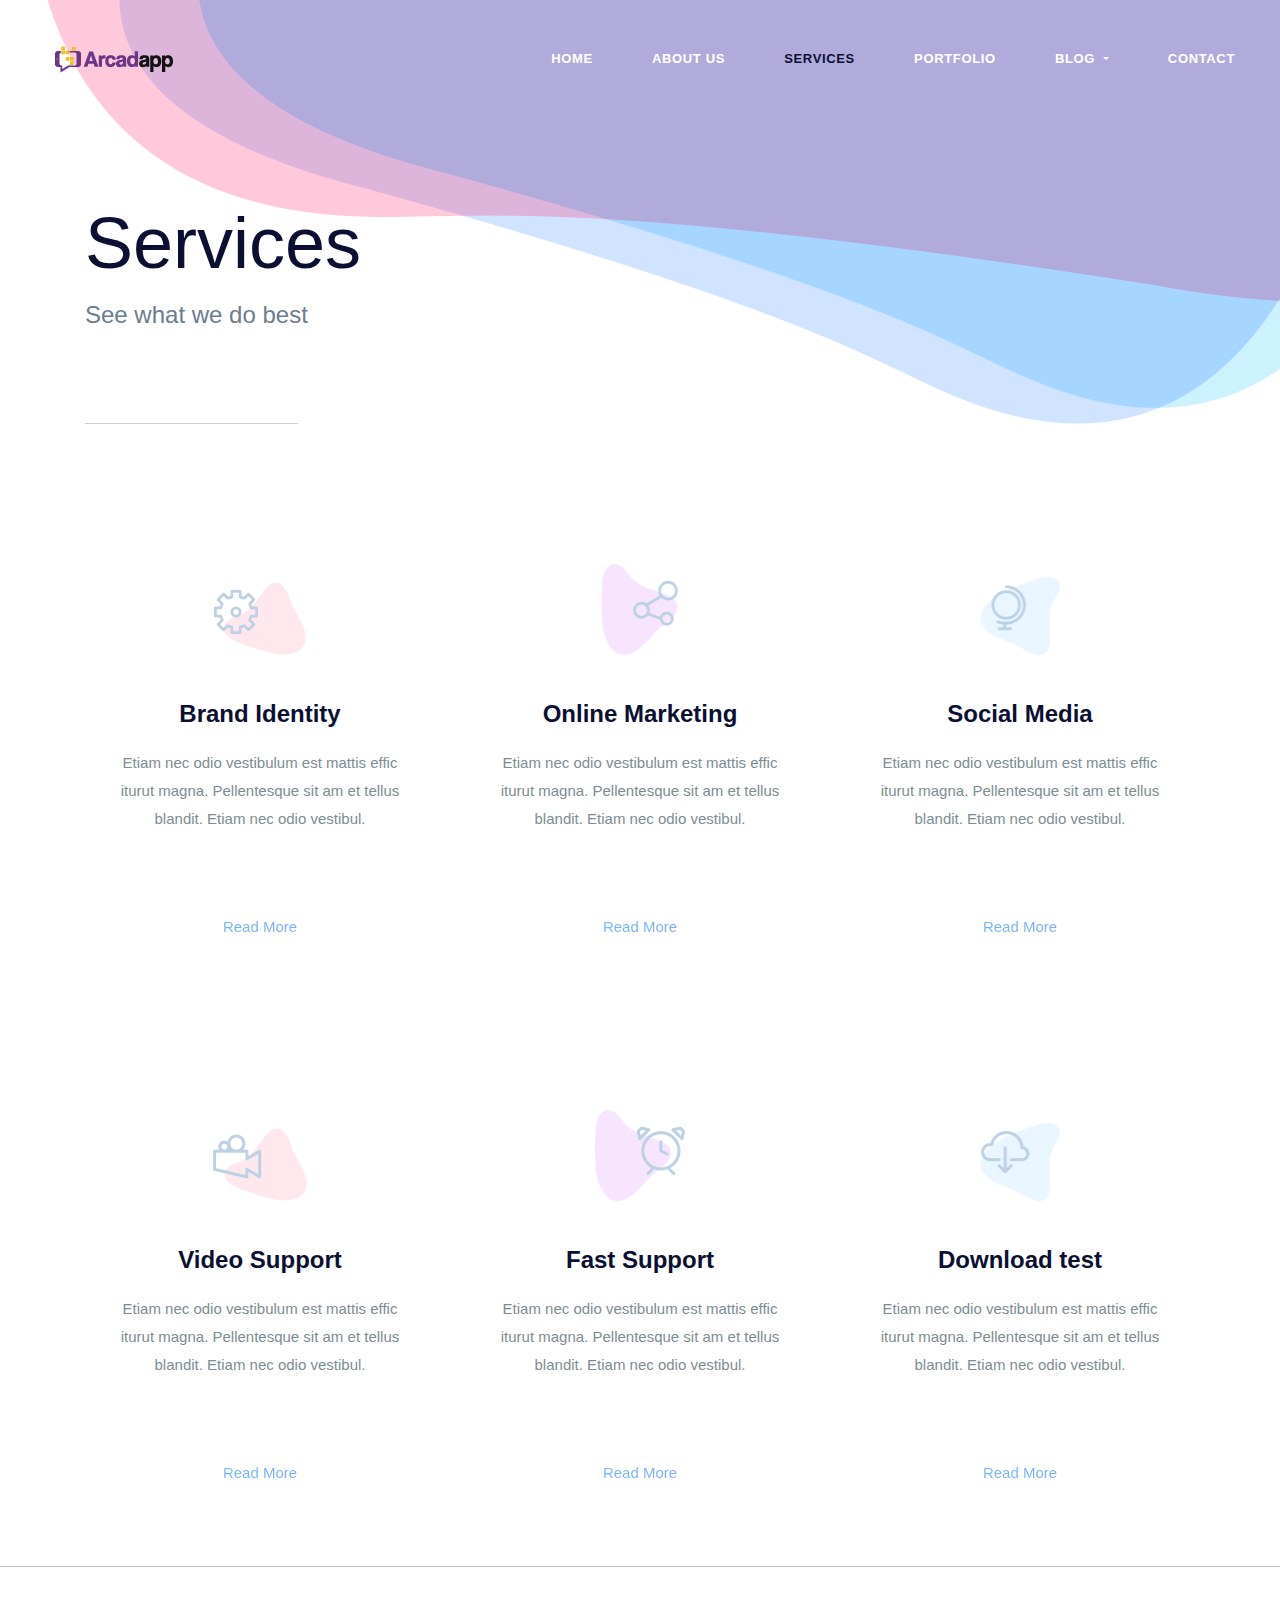
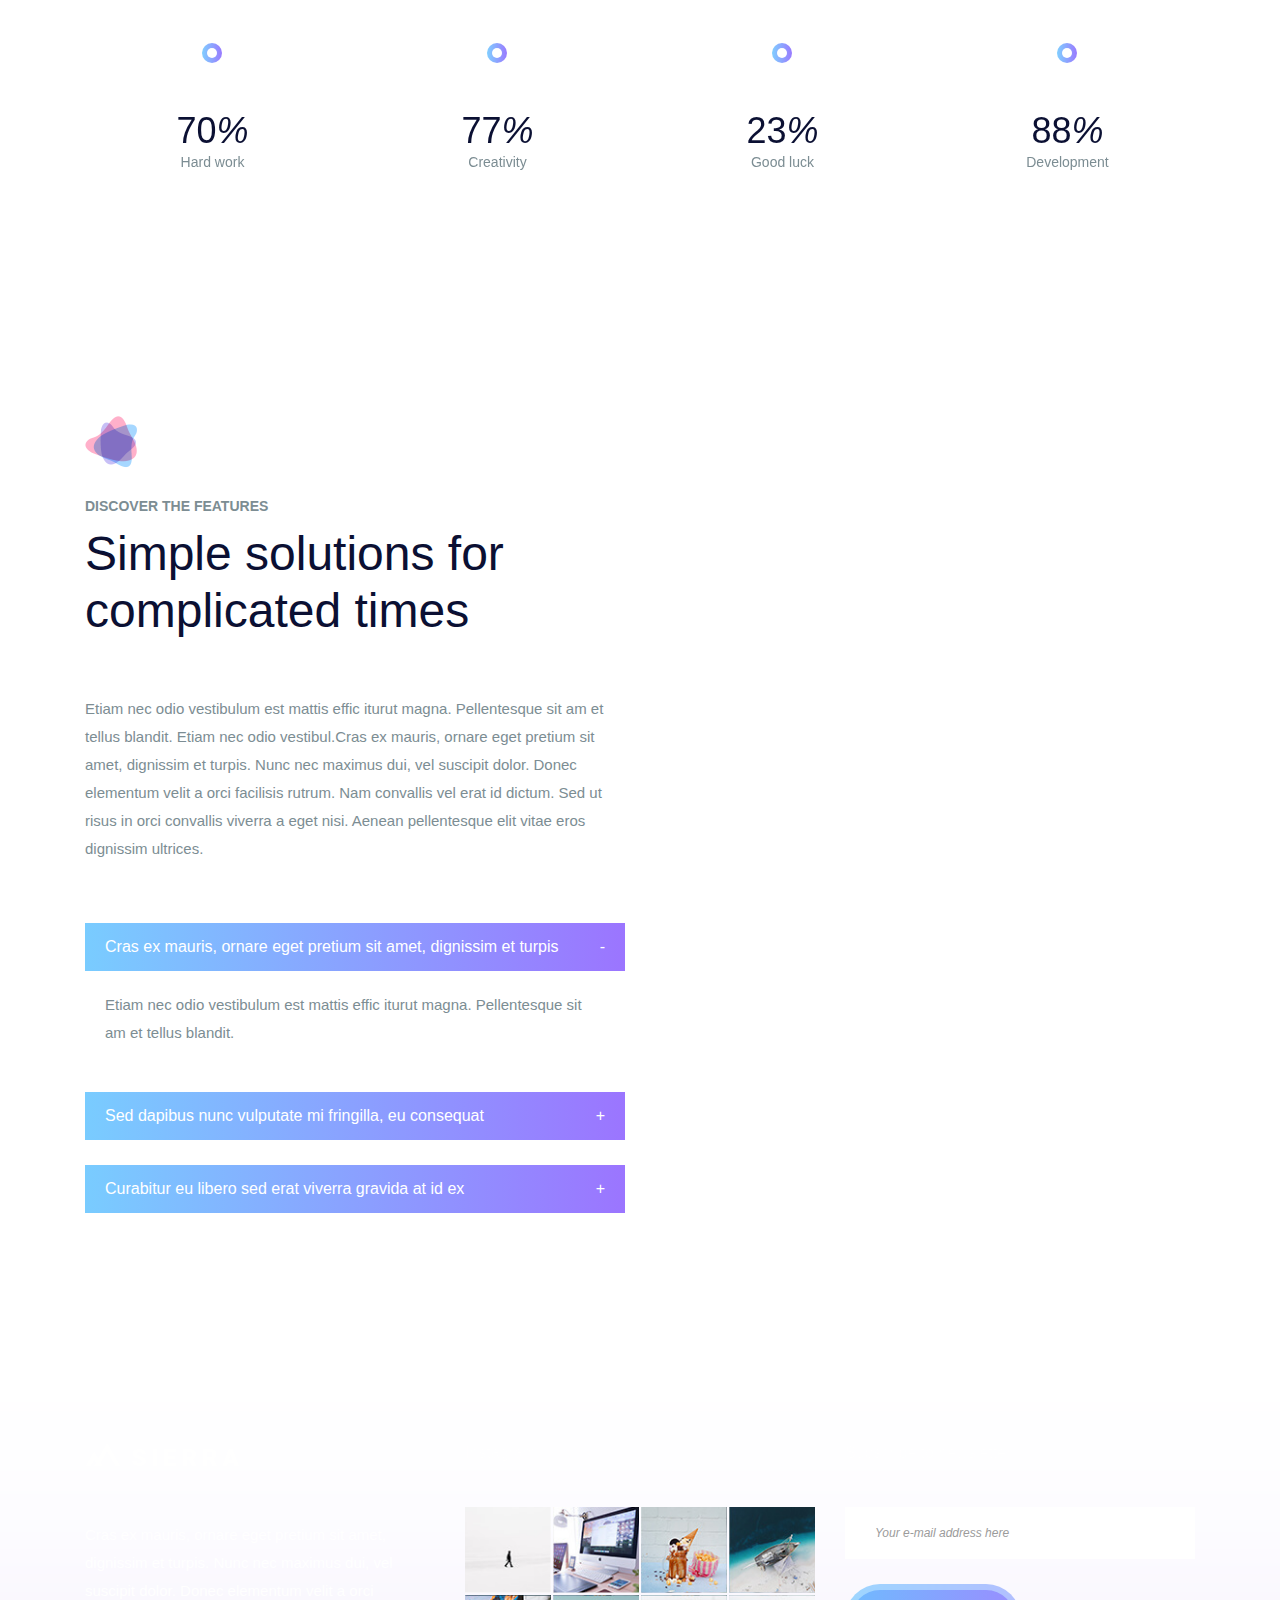
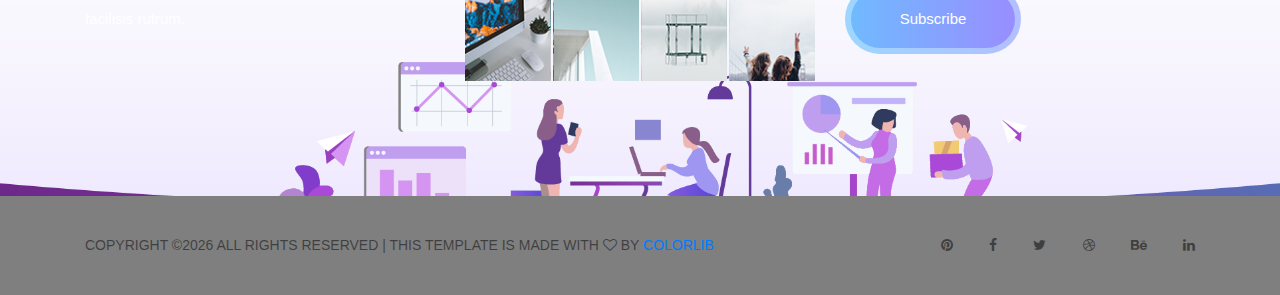
<file: SisArcInventory/src/main/webapp/front/service.html>
<!DOCTYPE html>
<html lang="en">
    <head>
        <meta charset="utf-8">
        <meta http-equiv="X-UA-Compatible" content="IE=edge">
        <meta name="viewport" content="width=device-width, initial-scale=1">
        
        <link rel="icon" href="img/fav-icon.png" type="image/x-icon" />
        <!-- The above 3 meta tags *must* come first in the head; any other head content must come *after* these tags -->
        <title>Sierra</title>

        <!-- Icon css link -->
        <link href="css/font-awesome.min.css" rel="stylesheet">
        <!-- Bootstrap -->
        <link href="css/bootstrap.min.css" rel="stylesheet">
        
        <!-- Rev slider css -->
        <link href="vendors/revolution/css/settings.css" rel="stylesheet">
        <link href="vendors/revolution/css/layers.css" rel="stylesheet">
        <link href="vendors/revolution/css/navigation.css" rel="stylesheet">
        
        <!-- Extra plugin css -->
        <link href="vendors/owl-carousel/owl.carousel.min.css" rel="stylesheet">
        <link href="vendors/magnify-popup/magnific-popup.css" rel="stylesheet">
        
        
        <link href="css/style.css" rel="stylesheet">
        <link href="css/responsive.css" rel="stylesheet">

        <!-- HTML5 shim and Respond.js for IE8 support of HTML5 elements and media queries -->
        <!-- WARNING: Respond.js doesn't work if you view the page via file:// -->
        <!--[if lt IE 9]>
        <script src="https://oss.maxcdn.com/html5shiv/3.7.3/html5shiv.min.js"></script>
        <script src="https://oss.maxcdn.com/respond/1.4.2/respond.min.js"></script>
        <![endif]-->
    </head>
    <body>
        
        <!--================Header Menu Area =================-->
        <header class="main_menu_area">
            <nav class="navbar navbar-expand-lg navbar-light bg-light">
                <a class="navbar-brand" href="#"><img src="img/logo.png" alt=""></a>
                <button class="navbar-toggler" type="button" data-toggle="collapse" data-target="#navbarSupportedContent" aria-controls="navbarSupportedContent" aria-expanded="false" aria-label="Toggle navigation">
                    <span></span>
                    <span></span>
                    <span></span>
                </button>

                <div class="collapse navbar-collapse" id="navbarSupportedContent">
                    <ul class="navbar-nav">
                        <li class="nav-item"><a class="nav-link" href="index.html">Home</a></li>
                        <li class="nav-item"><a class="nav-link" href="about-us.html">About Us</a></li>
                        <li class="nav-item active"><a class="nav-link" href="service.html">Services</a></li>
                        <li class="nav-item"><a class="nav-link" href="portfolio.html">Portfolio</a></li>
                        <li class="nav-item dropdown submenu">
                            <a class="nav-link dropdown-toggle" href="#" id="navbarDropdown" role="button" data-toggle="dropdown" aria-haspopup="true" aria-expanded="false">
                            Blog
                            </a>
                            <ul class="dropdown-menu" aria-labelledby="navbarDropdown">
                                <li class="nav-item"><a class="nav-link" href="blog.html">Blog</a></li>
                                <li class="nav-item"><a class="nav-link" href="single-blog.html">Blog Details</a></li>
                                <li class="nav-item"><a class="nav-link" href="elements.html">Elements</a></li>
                            </ul>
                        </li>
                        <li class="nav-item"><a class="nav-link" href="contact.html">Contact</a></li>
                    </ul>
                </div>
            </nav>
        </header>
        <!--================End Header Menu Area =================-->
        
        <!--================Banner Area =================-->
        <section class="banner_area">
            <div class="container">
                <div class="banner_inner_text">
                    <h2>Services</h2>
                    <p>See what we do best</p>
                </div>
            </div>
        </section>
        <!--================End Banner Area =================-->
        
        <!--================End Banner Area =================-->
        <section class="service_feature">
            <div class="container">
                <div class="row feature_inner">
                    <div class="col-lg-4 col-sm-6">
                        <div class="feature_item">
                            <div class="f_icon">
                                <img src="img/icon/f-icon-1.png" alt="">
                            </div>
                            <h4>Brand Identity</h4>
                            <p>Etiam nec odio vestibulum est mattis effic iturut magna. Pellentesque sit am et tellus blandit. Etiam nec odio vestibul. </p>
                            <a class="more_btn" href="#">Read More</a>
                        </div>
                    </div>
                    <div class="col-lg-4 col-sm-6">
                        <div class="feature_item">
                            <div class="f_icon">
                                <img src="img/icon/f-icon-2.png" alt="">
                            </div>
                            <h4>Online Marketing</h4>
                            <p>Etiam nec odio vestibulum est mattis effic iturut magna. Pellentesque sit am et tellus blandit. Etiam nec odio vestibul. </p>
                            <a class="more_btn" href="#">Read More</a>
                        </div>
                    </div>
                    <div class="col-lg-4 col-sm-6">
                        <div class="feature_item">
                            <div class="f_icon">
                                <img src="img/icon/f-icon-3.png" alt="">
                            </div>
                            <h4>Social Media</h4>
                            <p>Etiam nec odio vestibulum est mattis effic iturut magna. Pellentesque sit am et tellus blandit. Etiam nec odio vestibul. </p>
                            <a class="more_btn" href="#">Read More</a>
                        </div>
                    </div>
                    <div class="col-lg-4 col-sm-6">
                        <div class="feature_item">
                            <div class="f_icon">
                                <img src="img/icon/f-icon-4.png" alt="">
                            </div>
                            <h4>Video Support</h4>
                            <p>Etiam nec odio vestibulum est mattis effic iturut magna. Pellentesque sit am et tellus blandit. Etiam nec odio vestibul. </p>
                            <a class="more_btn" href="#">Read More</a>
                        </div>
                    </div>
                    <div class="col-lg-4 col-sm-6">
                        <div class="feature_item">
                            <div class="f_icon">
                                <img src="img/icon/f-icon-5.png" alt="">
                            </div>
                            <h4>Fast Support</h4>
                            <p>Etiam nec odio vestibulum est mattis effic iturut magna. Pellentesque sit am et tellus blandit. Etiam nec odio vestibul. </p>
                            <a class="more_btn" href="#">Read More</a>
                        </div>
                    </div>
                    <div class="col-lg-4 col-sm-6">
                        <div class="feature_item">
                            <div class="f_icon">
                                <img src="img/icon/f-icon-6.png" alt="">
                            </div>
                            <h4>Download test</h4>
                            <p>Etiam nec odio vestibulum est mattis effic iturut magna. Pellentesque sit am et tellus blandit. Etiam nec odio vestibul. </p>
                            <a class="more_btn" href="#">Read More</a>
                        </div>
                    </div>
                </div>
            </div>
        </section>
        <!--================End Banner Area =================-->
        
        <!--================Circle Chart Area =================-->
        <section class="circle_chart_area">
            <div class="container">
                <div class="row">
                    <div class="col-lg-3 col-sm-6">
                        <div class="circle_progress circular style-polygon" data-percentage="75" data-thickness="3" data-reverse="true" data-empty-fill="transparent" data-start-color="#987dff" data-end-color="#7acaff">
                            <div class="circle_progress_inner">
                                <strong></strong>
                                <span class="percentage"></span>
                                <h4>Hard work</h4>
                            </div> 
                        </div>
                    </div>
                    <div class="col-lg-3 col-sm-6">
                        <div class="circle_progress circular style-polygon" data-percentage="83" data-thickness="3" data-reverse="true" data-empty-fill="transparent" data-start-color="#987dff" data-end-color="#7acaff">
                            <div class="circle_progress_inner">
                                <strong></strong>
                                <span class="percentage"></span>
                                <h4>Creativity</h4>
                            </div> 
                        </div>
                    </div>
                    <div class="col-lg-3 col-sm-6">
                        <div class="circle_progress circular style-polygon" data-percentage="25" data-thickness="3" data-reverse="true" data-empty-fill="transparent" data-start-color="#987dff" data-end-color="#7acaff">
                            <div class="circle_progress_inner">
                                <strong></strong>
                                <span class="percentage"></span>
                                <h4>Good luck</h4>
                            </div> 
                        </div>
                    </div>
                    <div class="col-lg-3 col-sm-6">
                        <div class="circle_progress circular style-polygon" data-percentage="95" data-thickness="3" data-reverse="true" data-empty-fill="transparent" data-start-color="#987dff" data-end-color="#7acaff">
                            <div class="circle_progress_inner">
                                <strong></strong>
                                <span class="percentage"></span>
                                <h4>Development</h4>
                            </div> 
                        </div>
                    </div>
                </div>
            </div>
        </section>
        <!--================End Circle Chart Area =================-->
        
        <!--================Service Solution Area =================-->
        <section class="service_solution_area p_100">
            <div class="container">
                <div class="row s_solution_inner">
                    <div class="col-lg-6">
                        <div class="s_solution_item">
                            <div class="l_title">
                                <img src="img/icon/title-icon.png" alt="">
                                <h6>Discover the features</h6>
                                <h2>Simple solutions for complicated times</h2>
                            </div>
                            <p>Etiam nec odio vestibulum est mattis effic iturut magna. Pellentesque sit am et tellus blandit. Etiam nec odio vestibul.Cras ex mauris, ornare eget pretium sit amet, dignissim et turpis. Nunc nec maximus dui, vel suscipit dolor. Donec elementum velit a orci facilisis rutrum. Nam convallis vel erat id dictum. Sed ut risus in orci convallis viverra a eget nisi. Aenean pellentesque elit vitae eros dignissim ultrices. </p>
                            <div id="accordion" role="tablist" class="solution_collaps">
                                <div class="card">
                                    <div class="card-header" role="tab" id="headingOne">
                                        <h5 class="mb-0">
                                            <a data-toggle="collapse" href="#collapseOne" aria-expanded="true" aria-controls="collapseOne">
                                            Cras ex mauris, ornare eget pretium sit amet, dignissim et turpis
                                            <i class="minus">-</i>
                                            <i class="plus">+</i>
                                            </a>
                                        </h5>
                                    </div>

                                    <div id="collapseOne" class="collapse show" role="tabpanel" aria-labelledby="headingOne" data-parent="#accordion">
                                        <div class="card-body">
                                            <p>Etiam nec odio vestibulum est mattis effic iturut magna. Pellentesque sit am et tellus blandit. </p>
                                        </div>
                                    </div>
                                </div>
                                <div class="card">
                                    <div class="card-header" role="tab" id="headingTwo">
                                        <h5 class="mb-0">
                                            <a class="collapsed" data-toggle="collapse" href="#collapseTwo" aria-expanded="false" aria-controls="collapseTwo">
                                            Sed dapibus nunc vulputate mi fringilla, eu consequat
                                            <i class="minus">-</i>
                                            <i class="plus">+</i>
                                            </a>
                                        </h5>
                                    </div>
                                    <div id="collapseTwo" class="collapse" role="tabpanel" aria-labelledby="headingTwo" data-parent="#accordion">
                                        <div class="card-body">
                                            <p>Etiam nec odio vestibulum est mattis effic iturut magna. Pellentesque sit am et tellus blandit. </p>
                                        </div>
                                    </div>
                                </div>
                                <div class="card">
                                    <div class="card-header" role="tab" id="headingThree">
                                        <h5 class="mb-0">
                                            <a class="collapsed" data-toggle="collapse" href="#collapseThree" aria-expanded="false" aria-controls="collapseThree">
                                            Curabitur eu libero sed erat viverra gravida at id ex
                                            <i class="minus">-</i>
                                            <i class="plus">+</i>
                                            </a>
                                        </h5>
                                    </div>
                                    <div id="collapseThree" class="collapse" role="tabpanel" aria-labelledby="headingThree" data-parent="#accordion">
                                        <div class="card-body">
                                            <p>Etiam nec odio vestibulum est mattis effic iturut magna. Pellentesque sit am et tellus blandit. </p>
                                        </div>
                                    </div>
                                </div>
                            </div>
                        </div>
                    </div>
                </div>
            </div>
        </section>
        <!--================End Service Solution Area =================-->
        
        <!--================Footer Area =================-->
        <footer class="footr_area">
            <div class="footer_widget_area">
                <div class="container">
                    <div class="row footer_widget_inner">
                        <div class="col-lg-4 col-sm-6">
                            <aside class="f_widget f_about_widget">
                                <img src="img/footer-logo.png" alt="">
                                <p>Cras ex mauris, ornare eget pretium sit amet, dignissim et turpis. Nunc nec maximus dui, vel suscipit dolor. Donec elementum velit a orci facilisis rutrum.</p>
                            </aside>
                        </div>
                        <div class="col-lg-4 col-sm-6">
                            <aside class="f_widget f_insta_widget">
                                <div class="f_title">
                                    <h3>Instagram</h3>
                                </div>
                                <ul>
                                    <li><a href="#"><img src="img/instagram/ins-1.jpg" alt=""></a></li>
                                    <li><a href="#"><img src="img/instagram/ins-2.jpg" alt=""></a></li>
                                    <li><a href="#"><img src="img/instagram/ins-3.jpg" alt=""></a></li>
                                    <li><a href="#"><img src="img/instagram/ins-4.jpg" alt=""></a></li>
                                    <li><a href="#"><img src="img/instagram/ins-5.jpg" alt=""></a></li>
                                    <li><a href="#"><img src="img/instagram/ins-6.jpg" alt=""></a></li>
                                    <li><a href="#"><img src="img/instagram/ins-7.jpg" alt=""></a></li>
                                    <li><a href="#"><img src="img/instagram/ins-8.jpg" alt=""></a></li>
                                </ul>
                            </aside>
                        </div>
                        <div class="col-lg-4 col-sm-6">
                            <aside class="f_widget f_subs_widget">
                                <div class="f_title">
                                    <h3>Subscribe to newsletter</h3>
                                </div>
                                <div class="input-group">
                                    <input type="text" class="form-control" placeholder="Your e-mail address here" aria-label="Your e-mail address here">
                                    <span class="input-group-btn">
                                        <button class="btn btn-secondary submit_btn" type="button">Subscribe</button>
                                    </span>
                                </div>
                            </aside>
                        </div>
                    </div>
                </div>
            </div>
            <div class="footer_copyright">
                <div class="container">
                    <div class="float-sm-left">
                        <h5><!-- Link back to Colorlib can't be removed. Template is licensed under CC BY 3.0. -->
Copyright &copy;<script>document.write(new Date().getFullYear());</script> All rights reserved | This template is made with <i class="fa fa-heart-o" aria-hidden="true"></i> by <a href="https://colorlib.com" target="_blank">Colorlib</a>
<!-- Link back to Colorlib can't be removed. Template is licensed under CC BY 3.0. --></h5>
                    </div>
                    <div class="float-sm-right">
                        <ul>
                            <li><a href="#"><i class="fa fa-pinterest"></i></a></li>
                            <li><a href="#"><i class="fa fa-facebook"></i></a></li>
                            <li><a href="#"><i class="fa fa-twitter"></i></a></li>
                            <li><a href="#"><i class="fa fa-dribbble"></i></a></li>
                            <li><a href="#"><i class="fa fa-behance"></i></a></li>
                            <li><a href="#"><i class="fa fa-linkedin"></i></a></li>
                        </ul>
                    </div>
                </div>
            </div>
        </footer>
        <!--================End Footer Area =================-->
        
        
        
        
        <!-- jQuery (necessary for Bootstrap's JavaScript plugins) -->
        <script src="js/jquery-3.2.1.min.js"></script>
        <!-- Include all compiled plugins (below), or include individual files as needed -->
        <script src="js/popper.min.js"></script>
        <script src="js/bootstrap.min.js"></script>
        <!-- Rev slider js -->
        <script src="vendors/revolution/js/jquery.themepunch.tools.min.js"></script>
        <script src="vendors/revolution/js/jquery.themepunch.revolution.min.js"></script>
        <script src="vendors/revolution/js/extensions/revolution.extension.actions.min.js"></script>
        <script src="vendors/revolution/js/extensions/revolution.extension.video.min.js"></script>
        <script src="vendors/revolution/js/extensions/revolution.extension.slideanims.min.js"></script>
        <script src="vendors/revolution/js/extensions/revolution.extension.layeranimation.min.js"></script>
        <script src="vendors/revolution/js/extensions/revolution.extension.navigation.min.js"></script>
        <script src="vendors/revolution/js/extensions/revolution.extension.slideanims.min.js"></script>
        <!-- Extra plugin css -->
        <script src="vendors/counterup/jquery.waypoints.min.js"></script>
        <script src="vendors/counterup/jquery.counterup.min.js"></script> 
        <script src="vendors/counterup/apear.js"></script>
        <script src="vendors/counterup/countto.js"></script>
        <script src="vendors/owl-carousel/owl.carousel.min.js"></script>
        <script src="vendors/magnify-popup/jquery.magnific-popup.min.js"></script>
        <script src="js/smoothscroll.js"></script>
        <script src="vendors/circle-bar/circle-progress.min.js"></script>
        <script src="vendors/circle-bar/plugins.js"></script>
        
        <script src="js/circle-active.js"></script>
        <script src="js/theme.js"></script>
    </body>
</html>
</file>
<file: SisArcInventory/src/main/webapp/front/vendors/revolution/css/settings.css>
/*-----------------------------------------------------------------------------

-	Revolution Slider 5.0 Default Style Settings -

Screen Stylesheet

version:   	5.3.1
date:      	07/12/15
author:		themepunch
email:     	info@themepunch.com
website:   	http://www.themepunch.com
-----------------------------------------------------------------------------*/

#debungcontrolls,.debugtimeline{width:100%;box-sizing:border-box}.rev_column,.rev_column .tp-parallax-wrap,.tp-svg-layer svg{vertical-align:top}#debungcontrolls{z-index:100000;position:fixed;bottom:0;height:auto;background:rgba(0,0,0,.6);padding:10px}.debugtimeline{height:10px;position:relative;margin-bottom:3px;display:none;white-space:nowrap}.debugtimeline:hover{height:15px}.the_timeline_tester{background:#e74c3c;position:absolute;top:0;left:0;height:100%;width:0}.debugtimeline.tl_slide .the_timeline_tester{background:#f39c12}.debugtimeline.tl_frame .the_timeline_tester{background:#3498db}.debugtimline_txt{color:#fff;font-weight:400;font-size:7px;position:absolute;left:10px;top:0;white-space:nowrap;line-height:10px}.rtl{direction:rtl}@font-face{font-family:revicons;src:url(../fonts/revicons/revicons.eot?5510888);src:url(../fonts/revicons/revicons.eot?5510888#iefix) format('embedded-opentype'),url(../fonts/revicons/revicons.woff?5510888) format('woff'),url(../fonts/revicons/revicons.ttf?5510888) format('truetype'),url(../fonts/revicons/revicons.svg?5510888#revicons) format('svg');font-weight:400;font-style:normal}[class*=" revicon-"]:before,[class^=revicon-]:before{font-family:revicons;font-style:normal;font-weight:400;speak:none;display:inline-block;text-decoration:inherit;width:1em;margin-right:.2em;text-align:center;font-variant:normal;text-transform:none;line-height:1em;margin-left:.2em}.revicon-search-1:before{content:'\e802'}.revicon-pencil-1:before{content:'\e831'}.revicon-picture-1:before{content:'\e803'}.revicon-cancel:before{content:'\e80a'}.revicon-info-circled:before{content:'\e80f'}.revicon-trash:before{content:'\e801'}.revicon-left-dir:before{content:'\e817'}.revicon-right-dir:before{content:'\e818'}.revicon-down-open:before{content:'\e83b'}.revicon-left-open:before{content:'\e819'}.revicon-right-open:before{content:'\e81a'}.revicon-angle-left:before{content:'\e820'}.revicon-angle-right:before{content:'\e81d'}.revicon-left-big:before{content:'\e81f'}.revicon-right-big:before{content:'\e81e'}.revicon-magic:before{content:'\e807'}.revicon-picture:before{content:'\e800'}.revicon-export:before{content:'\e80b'}.revicon-cog:before{content:'\e832'}.revicon-login:before{content:'\e833'}.revicon-logout:before{content:'\e834'}.revicon-video:before{content:'\e805'}.revicon-arrow-combo:before{content:'\e827'}.revicon-left-open-1:before{content:'\e82a'}.revicon-right-open-1:before{content:'\e82b'}.revicon-left-open-mini:before{content:'\e822'}.revicon-right-open-mini:before{content:'\e823'}.revicon-left-open-big:before{content:'\e824'}.revicon-right-open-big:before{content:'\e825'}.revicon-left:before{content:'\e836'}.revicon-right:before{content:'\e826'}.revicon-ccw:before{content:'\e808'}.revicon-arrows-ccw:before{content:'\e806'}.revicon-palette:before{content:'\e829'}.revicon-list-add:before{content:'\e80c'}.revicon-doc:before{content:'\e809'}.revicon-left-open-outline:before{content:'\e82e'}.revicon-left-open-2:before{content:'\e82c'}.revicon-right-open-outline:before{content:'\e82f'}.revicon-right-open-2:before{content:'\e82d'}.revicon-equalizer:before{content:'\e83a'}.revicon-layers-alt:before{content:'\e804'}.revicon-popup:before{content:'\e828'}.rev_slider_wrapper{position:relative;z-index:0;width:100%}.rev_slider{position:relative;overflow:visible}.entry-content .rev_slider a,.rev_slider a{box-shadow:none}.tp-overflow-hidden{overflow:hidden!important}.group_ov_hidden{overflow:hidden}.rev_slider img,.tp-simpleresponsive img{max-width:none!important;transition:none;margin:0;padding:0;border:none}.rev_slider .no-slides-text{font-weight:700;text-align:center;padding-top:80px}.rev_slider>ul,.rev_slider>ul>li,.rev_slider>ul>li:before,.rev_slider_wrapper>ul,.tp-revslider-mainul>li,.tp-revslider-mainul>li:before,.tp-simpleresponsive>ul,.tp-simpleresponsive>ul>li,.tp-simpleresponsive>ul>li:before{list-style:none!important;position:absolute;margin:0!important;padding:0!important;overflow-x:visible;overflow-y:visible;background-image:none;background-position:0 0;text-indent:0;top:0;left:0}.rev_slider>ul>li,.rev_slider>ul>li:before,.tp-revslider-mainul>li,.tp-revslider-mainul>li:before,.tp-simpleresponsive>ul>li,.tp-simpleresponsive>ul>li:before{visibility:hidden}.tp-revslider-mainul,.tp-revslider-slidesli{padding:0!important;margin:0!important;list-style:none!important}.fullscreen-container,.fullwidthbanner-container{padding:0;position:relative}.rev_slider li.tp-revslider-slidesli{position:absolute!important}.tp-caption .rs-untoggled-content{display:block}.tp-caption .rs-toggled-content{display:none}.rs-toggle-content-active.tp-caption .rs-toggled-content{display:block}.rs-toggle-content-active.tp-caption .rs-untoggled-content{display:none}.rev_slider .caption,.rev_slider .tp-caption{position:relative;visibility:hidden;white-space:nowrap;display:block;-webkit-font-smoothing:antialiased!important;z-index:1}.rev_slider .caption,.rev_slider .tp-caption,.tp-simpleresponsive img{-moz-user-select:none;-khtml-user-select:none;-webkit-user-select:none;-o-user-select:none}.rev_slider .tp-mask-wrap .tp-caption,.rev_slider .tp-mask-wrap :last-child,.wpb_text_column .rev_slider .tp-mask-wrap .tp-caption,.wpb_text_column .rev_slider .tp-mask-wrap :last-child{margin-bottom:0}.tp-svg-layer svg{width:100%;height:100%;position:relative}.tp-carousel-wrapper{cursor:url(openhand.cur),move}.tp-carousel-wrapper.dragged{cursor:url(closedhand.cur),move}.tp_inner_padding{box-sizing:border-box;max-height:none!important}.tp-caption.tp-layer-selectable{-moz-user-select:all;-khtml-user-select:all;-webkit-user-select:all;-o-user-select:all}.tp-caption.tp-hidden-caption,.tp-forcenotvisible,.tp-hide-revslider,.tp-parallax-wrap.tp-hidden-caption{visibility:hidden!important;display:none!important}.rev_slider audio,.rev_slider embed,.rev_slider iframe,.rev_slider object,.rev_slider video{max-width:none!important}.tp-element-background{position:absolute;top:0;left:0;width:100%;height:100%;z-index:0}.rev_row_zone{position:absolute;width:100%;left:0;box-sizing:border-box;min-height:50px;font-size:0}.rev_column_inner,.rev_slider .tp-caption.rev_row{position:relative;width:100%!important;box-sizing:border-box}.rev_row_zone_top{top:0}.rev_row_zone_middle{top:50%;transform:translateY(-50%)}.rev_row_zone_bottom{bottom:0}.rev_slider .tp-caption.rev_row{display:table;table-layout:fixed;vertical-align:top;height:auto!important;font-size:0}.rev_column{display:table-cell;position:relative;height:auto;box-sizing:border-box;font-size:0}.rev_column_inner{display:block;height:auto!important;white-space:normal!important}.rev_column_bg{width:100%;height:100%;position:absolute;top:0;left:0;z-index:0;box-sizing:border-box;background-clip:content-box;border:0 solid transparent}.tp-caption .backcorner,.tp-caption .backcornertop,.tp-caption .frontcorner,.tp-caption .frontcornertop{height:0;top:0;width:0;position:absolute}.rev_column_inner .tp-loop-wrap,.rev_column_inner .tp-mask-wrap,.rev_column_inner .tp-parallax-wrap{text-align:inherit}.rev_column_inner .tp-mask-wrap{display:inline-block}.rev_column_inner .tp-parallax-wrap,.rev_column_inner .tp-parallax-wrap .tp-loop-wrap,.rev_column_inner .tp-parallax-wrap .tp-mask-wrap{position:relative!important;left:auto!important;top:auto!important;line-height:0}.tp-video-play-button,.tp-video-play-button i{line-height:50px!important;vertical-align:top;text-align:center}.rev_column_inner .rev_layer_in_column,.rev_column_inner .tp-parallax-wrap,.rev_column_inner .tp-parallax-wrap .tp-loop-wrap,.rev_column_inner .tp-parallax-wrap .tp-mask-wrap{vertical-align:top}.rev_break_columns{display:block!important}.rev_break_columns .tp-parallax-wrap.rev_column{display:block!important;width:100%!important}.fullwidthbanner-container{overflow:hidden}.fullwidthbanner-container .fullwidthabanner{width:100%;position:relative}.tp-static-layers{position:absolute;z-index:101;top:0;left:0}.tp-caption .frontcorner{border-left:40px solid transparent;border-right:0 solid transparent;border-top:40px solid #00A8FF;left:-40px}.tp-caption .backcorner{border-left:0 solid transparent;border-right:40px solid transparent;border-bottom:40px solid #00A8FF;right:0}.tp-caption .frontcornertop{border-left:40px solid transparent;border-right:0 solid transparent;border-bottom:40px solid #00A8FF;left:-40px}.tp-caption .backcornertop{border-left:0 solid transparent;border-right:40px solid transparent;border-top:40px solid #00A8FF;right:0}.tp-layer-inner-rotation{position:relative!important}img.tp-slider-alternative-image{width:100%;height:auto}.caption.fullscreenvideo,.rs-background-video-layer,.tp-caption.coverscreenvideo,.tp-caption.fullscreenvideo{width:100%;height:100%;top:0;left:0;position:absolute}.noFilterClass{filter:none!important}.rs-background-video-layer{visibility:hidden;z-index:0}.caption.fullscreenvideo audio,.caption.fullscreenvideo iframe,.caption.fullscreenvideo video,.tp-caption.fullscreenvideo iframe,.tp-caption.fullscreenvideo iframe audio,.tp-caption.fullscreenvideo iframe video{width:100%!important;height:100%!important;display:none}.fullcoveredvideo audio,.fullscreenvideo audio .fullcoveredvideo video,.fullscreenvideo video{background:#000}.fullcoveredvideo .tp-poster{background-position:center center;background-size:cover;width:100%;height:100%;top:0;left:0}.videoisplaying .html5vid .tp-poster{display:none}.tp-video-play-button{background:#000;background:rgba(0,0,0,.3);border-radius:5px;position:absolute;top:50%;left:50%;color:#FFF;margin-top:-25px;margin-left:-25px;cursor:pointer;width:50px;height:50px;box-sizing:border-box;display:inline-block;z-index:4;opacity:0;transition:opacity .3s ease-out!important}.tp-audio-html5 .tp-video-play-button,.tp-hiddenaudio{display:none!important}.tp-caption .html5vid{width:100%!important;height:100%!important}.tp-video-play-button i{width:50px;height:50px;display:inline-block;font-size:40px!important}.rs-fullvideo-cover,.tp-dottedoverlay,.tp-shadowcover{height:100%;top:0;left:0;position:absolute}.tp-caption:hover .tp-video-play-button{opacity:1;display:block}.tp-caption .tp-revstop{display:none;border-left:5px solid #fff!important;border-right:5px solid #fff!important;margin-top:15px!important;line-height:20px!important;vertical-align:top;font-size:25px!important}.tp-seek-bar,.tp-video-button,.tp-volume-bar{outline:0;line-height:12px;margin:0;cursor:pointer}.videoisplaying .revicon-right-dir{display:none}.videoisplaying .tp-revstop{display:inline-block}.videoisplaying .tp-video-play-button{display:none}.fullcoveredvideo .tp-video-play-button{display:none!important}.fullscreenvideo .fullscreenvideo audio,.fullscreenvideo .fullscreenvideo video{object-fit:contain!important}.fullscreenvideo .fullcoveredvideo audio,.fullscreenvideo .fullcoveredvideo video{object-fit:cover!important}.tp-video-controls{position:absolute;bottom:0;left:0;right:0;padding:5px;opacity:0;transition:opacity .3s;background-image:linear-gradient(to bottom,#000 13%,#323232 100%);display:table;max-width:100%;overflow:hidden;box-sizing:border-box}.rev-btn.rev-hiddenicon i,.rev-btn.rev-withicon i{transition:all .2s ease-out!important;font-size:15px}.tp-caption:hover .tp-video-controls{opacity:.9}.tp-video-button{background:rgba(0,0,0,.5);border:0;border-radius:3px;font-size:12px;color:#fff;padding:0}.tp-video-button:hover{cursor:pointer}.tp-video-button-wrap,.tp-video-seek-bar-wrap,.tp-video-vol-bar-wrap{padding:0 5px;display:table-cell;vertical-align:middle}.tp-video-seek-bar-wrap{width:80%}.tp-video-vol-bar-wrap{width:20%}.tp-seek-bar,.tp-volume-bar{width:100%;padding:0}.rs-fullvideo-cover{width:100%;background:0 0;z-index:5}.disabled_lc .tp-video-play-button,.rs-background-video-layer audio::-webkit-media-controls,.rs-background-video-layer video::-webkit-media-controls,.rs-background-video-layer video::-webkit-media-controls-start-playback-button{display:none!important}.tp-audio-html5 .tp-video-controls{opacity:1!important;visibility:visible!important}.tp-dottedoverlay{background-repeat:repeat;width:100%;z-index:3}.tp-dottedoverlay.twoxtwo{background:url(../assets/gridtile.png)}.tp-dottedoverlay.twoxtwowhite{background:url(../assets/gridtile_white.png)}.tp-dottedoverlay.threexthree{background:url(../assets/gridtile_3x3.png)}.tp-dottedoverlay.threexthreewhite{background:url(../assets/gridtile_3x3_white.png)}.tp-shadowcover{width:100%;background:#fff;z-index:-1}.tp-shadow1{box-shadow:0 10px 6px -6px rgba(0,0,0,.8)}.tp-shadow2:after,.tp-shadow2:before,.tp-shadow3:before,.tp-shadow4:after{z-index:-2;position:absolute;content:"";bottom:10px;left:10px;width:50%;top:85%;max-width:300px;background:0 0;box-shadow:0 15px 10px rgba(0,0,0,.8);transform:rotate(-3deg)}.tp-shadow2:after,.tp-shadow4:after{transform:rotate(3deg);right:10px;left:auto}.tp-shadow5{position:relative;box-shadow:0 1px 4px rgba(0,0,0,.3),0 0 40px rgba(0,0,0,.1) inset}.tp-shadow5:after,.tp-shadow5:before{content:"";position:absolute;z-index:-2;box-shadow:0 0 25px 0 rgba(0,0,0,.6);top:30%;bottom:0;left:20px;right:20px;border-radius:100px/20px}.tp-button{padding:6px 13px 5px;border-radius:3px;height:30px;cursor:pointer;color:#fff!important;text-shadow:0 1px 1px rgba(0,0,0,.6)!important;font-size:15px;line-height:45px!important;font-family:arial,sans-serif;font-weight:700;letter-spacing:-1px;text-decoration:none}.tp-button.big{color:#fff;text-shadow:0 1px 1px rgba(0,0,0,.6);font-weight:700;padding:9px 20px;font-size:19px;line-height:57px!important}.purchase:hover,.tp-button.big:hover,.tp-button:hover{background-position:bottom,15px 11px}.purchase.green,.purchase:hover.green,.tp-button.green,.tp-button:hover.green{background-color:#21a117;box-shadow:0 3px 0 0 #104d0b}.purchase.blue,.purchase:hover.blue,.tp-button.blue,.tp-button:hover.blue{background-color:#1d78cb;box-shadow:0 3px 0 0 #0f3e68}.purchase.red,.purchase:hover.red,.tp-button.red,.tp-button:hover.red{background-color:#cb1d1d;box-shadow:0 3px 0 0 #7c1212}.purchase.orange,.purchase:hover.orange,.tp-button.orange,.tp-button:hover.orange{background-color:#f70;box-shadow:0 3px 0 0 #a34c00}.purchase.darkgrey,.purchase:hover.darkgrey,.tp-button.darkgrey,.tp-button.grey,.tp-button:hover.darkgrey,.tp-button:hover.grey{background-color:#555;box-shadow:0 3px 0 0 #222}.purchase.lightgrey,.purchase:hover.lightgrey,.tp-button.lightgrey,.tp-button:hover.lightgrey{background-color:#888;box-shadow:0 3px 0 0 #555}.rev-btn,.rev-btn:visited{outline:0!important;box-shadow:none!important;text-decoration:none!important;line-height:44px;font-size:17px;font-weight:500;padding:12px 35px;box-sizing:border-box;font-family:Roboto,sans-serif;cursor:pointer}.rev-btn.rev-uppercase,.rev-btn.rev-uppercase:visited{text-transform:uppercase;letter-spacing:1px;font-size:15px;font-weight:900}.rev-btn.rev-withicon i{font-weight:400;position:relative;top:0;margin-left:10px!important}.rev-btn.rev-hiddenicon i{font-weight:400;position:relative;top:0;opacity:0;margin-left:0!important;width:0!important}.rev-btn.rev-hiddenicon:hover i{opacity:1!important;margin-left:10px!important;width:auto!important}.rev-btn.rev-medium,.rev-btn.rev-medium:visited{line-height:36px;font-size:14px;padding:10px 30px}.rev-btn.rev-medium.rev-hiddenicon i,.rev-btn.rev-medium.rev-withicon i{font-size:14px;top:0}.rev-btn.rev-small,.rev-btn.rev-small:visited{line-height:28px;font-size:12px;padding:7px 20px}.rev-btn.rev-small.rev-hiddenicon i,.rev-btn.rev-small.rev-withicon i{font-size:12px;top:0}.rev-maxround{border-radius:30px}.rev-minround{border-radius:3px}.rev-burger{position:relative;width:60px;height:60px;box-sizing:border-box;padding:22px 0 0 14px;border-radius:50%;border:1px solid rgba(51,51,51,.25);-webkit-tap-highlight-color:transparent;cursor:pointer}.rev-burger span{display:block;width:30px;height:3px;background:#333;transition:.7s;pointer-events:none;transform-style:flat!important}.rev-burger.revb-white span,.rev-burger.revb-whitenoborder span{background:#fff}.rev-burger span:nth-child(2){margin:3px 0}#dialog_addbutton .rev-burger:hover :first-child,.open .rev-burger :first-child,.open.rev-burger :first-child{transform:translateY(6px) rotate(-45deg)}#dialog_addbutton .rev-burger:hover :nth-child(2),.open .rev-burger :nth-child(2),.open.rev-burger :nth-child(2){transform:rotate(-45deg);opacity:0}#dialog_addbutton .rev-burger:hover :last-child,.open .rev-burger :last-child,.open.rev-burger :last-child{transform:translateY(-6px) rotate(-135deg)}.rev-burger.revb-white{border:2px solid rgba(255,255,255,.2)}.rev-burger.revb-darknoborder,.rev-burger.revb-whitenoborder{border:0}.rev-burger.revb-darknoborder span{background:#333}.rev-burger.revb-whitefull{background:#fff;border:none}.rev-burger.revb-whitefull span{background:#333}.rev-burger.revb-darkfull{background:#333;border:none}.rev-burger.revb-darkfull span,.rev-scroll-btn.revs-fullwhite{background:#fff}@keyframes rev-ani-mouse{0%{opacity:1;top:29%}15%{opacity:1;top:50%}50%{opacity:0;top:50%}100%{opacity:0;top:29%}}.rev-scroll-btn{display:inline-block;position:relative;left:0;right:0;text-align:center;cursor:pointer;width:35px;height:55px;box-sizing:border-box;border:3px solid #fff;border-radius:23px}.rev-scroll-btn>*{display:inline-block;line-height:18px;font-size:13px;font-weight:400;color:#fff;font-family:proxima-nova,"Helvetica Neue",Helvetica,Arial,sans-serif;letter-spacing:2px}.rev-scroll-btn>.active,.rev-scroll-btn>:focus,.rev-scroll-btn>:hover{color:#fff}.rev-scroll-btn>.active,.rev-scroll-btn>:active,.rev-scroll-btn>:focus,.rev-scroll-btn>:hover{opacity:.8}.rev-scroll-btn.revs-fullwhite span{background:#333}.rev-scroll-btn.revs-fulldark{background:#333;border:none}.rev-scroll-btn.revs-fulldark span,.tp-bullet{background:#fff}.rev-scroll-btn span{position:absolute;display:block;top:29%;left:50%;width:8px;height:8px;margin:-4px 0 0 -4px;background:#fff;border-radius:50%;animation:rev-ani-mouse 2.5s linear infinite}.rev-scroll-btn.revs-dark{border-color:#333}.rev-scroll-btn.revs-dark span{background:#333}.rev-control-btn{position:relative;display:inline-block;z-index:5;color:#FFF;font-size:20px;line-height:60px;font-weight:400;font-style:normal;font-family:Raleway;text-decoration:none;text-align:center;background-color:#000;border-radius:50px;text-shadow:none;background-color:rgba(0,0,0,.5);width:60px;height:60px;box-sizing:border-box;cursor:pointer}.rev-cbutton-dark-sr,.rev-cbutton-light-sr{border-radius:3px}.rev-cbutton-light,.rev-cbutton-light-sr{color:#333;background-color:rgba(255,255,255,.75)}.rev-sbutton{line-height:37px;width:37px;height:37px}.rev-sbutton-blue{background-color:#3B5998}.rev-sbutton-lightblue{background-color:#00A0D1}.rev-sbutton-red{background-color:#DD4B39}.tp-bannertimer{visibility:hidden;width:100%;height:5px;background:#000;background:rgba(0,0,0,.15);position:absolute;z-index:200;top:0}.tp-bannertimer.tp-bottom{top:auto;bottom:0!important;height:5px}.tp-caption img{background:0 0;-ms-filter:"progid:DXImageTransform.Microsoft.gradient(startColorstr=#00FFFFFF,endColorstr=#00FFFFFF)";filter:progid:DXImageTransform.Microsoft.gradient(startColorstr=#00FFFFFF, endColorstr=#00FFFFFF);zoom:1}.caption.slidelink a div,.tp-caption.slidelink a div{width:3000px;height:1500px;background:url(../assets/coloredbg.png)}.tp-caption.slidelink a span{background:url(../assets/coloredbg.png)}.tp-loader.spinner0,.tp-loader.spinner5{background-image:url(../assets/loader.gif);background-repeat:no-repeat}.tp-shape{width:100%;height:100%}.tp-caption .rs-starring{display:inline-block}.tp-caption .rs-starring .star-rating{float:none;display:inline-block;vertical-align:top;color:#FFC321!important}.tp-caption .rs-starring .star-rating,.tp-caption .rs-starring-page .star-rating{position:relative;height:1em;width:5.4em;font-family:star;font-size:1em!important}.tp-loader.spinner0,.tp-loader.spinner1{width:40px;height:40px;margin-top:-20px;margin-left:-20px;animation:tp-rotateplane 1.2s infinite ease-in-out;background-color:#fff;border-radius:3px;box-shadow:0 0 20px 0 rgba(0,0,0,.15)}.tp-caption .rs-starring .star-rating:before,.tp-caption .rs-starring-page .star-rating:before{content:"\73\73\73\73\73";color:#E0DADF;float:left;top:0;left:0;position:absolute}.tp-caption .rs-starring .star-rating span{overflow:hidden;float:left;top:0;left:0;position:absolute;padding-top:1.5em;font-size:1em!important}.tp-caption .rs-starring .star-rating span:before{content:"\53\53\53\53\53";top:0;position:absolute;left:0}.tp-loader{top:50%;left:50%;z-index:10000;position:absolute}.tp-loader.spinner0{background-position:center center}.tp-loader.spinner5{background-position:10px 10px;background-color:#fff;margin:-22px;width:44px;height:44px;border-radius:3px}@keyframes tp-rotateplane{0%{transform:perspective(120px) rotateX(0) rotateY(0)}50%{transform:perspective(120px) rotateX(-180.1deg) rotateY(0)}100%{transform:perspective(120px) rotateX(-180deg) rotateY(-179.9deg)}}.tp-loader.spinner2{width:40px;height:40px;margin-top:-20px;margin-left:-20px;background-color:red;box-shadow:0 0 20px 0 rgba(0,0,0,.15);border-radius:100%;animation:tp-scaleout 1s infinite ease-in-out}@keyframes tp-scaleout{0%{transform:scale(0)}100%{transform:scale(1);opacity:0}}.tp-loader.spinner3{margin:-9px 0 0 -35px;width:70px;text-align:center}.tp-loader.spinner3 .bounce1,.tp-loader.spinner3 .bounce2,.tp-loader.spinner3 .bounce3{width:18px;height:18px;background-color:#fff;box-shadow:0 0 20px 0 rgba(0,0,0,.15);border-radius:100%;display:inline-block;animation:tp-bouncedelay 1.4s infinite ease-in-out;animation-fill-mode:both}.tp-loader.spinner3 .bounce1{animation-delay:-.32s}.tp-loader.spinner3 .bounce2{animation-delay:-.16s}@keyframes tp-bouncedelay{0%,100%,80%{transform:scale(0)}40%{transform:scale(1)}}.tp-loader.spinner4{margin:-20px 0 0 -20px;width:40px;height:40px;text-align:center;animation:tp-rotate 2s infinite linear}.tp-loader.spinner4 .dot1,.tp-loader.spinner4 .dot2{width:60%;height:60%;display:inline-block;position:absolute;top:0;background-color:#fff;border-radius:100%;animation:tp-bounce 2s infinite ease-in-out;box-shadow:0 0 20px 0 rgba(0,0,0,.15)}.tp-loader.spinner4 .dot2{top:auto;bottom:0;animation-delay:-1s}@keyframes tp-rotate{100%{transform:rotate(360deg)}}@keyframes tp-bounce{0%,100%{transform:scale(0)}50%{transform:scale(1)}}.tp-bullets.navbar,.tp-tabs.navbar,.tp-thumbs.navbar{border:none;min-height:0;margin:0;border-radius:0}.tp-bullets,.tp-tabs,.tp-thumbs{position:absolute;display:block;z-index:1000;top:0;left:0}.tp-tab,.tp-thumb{cursor:pointer;position:absolute;opacity:.5;box-sizing:border-box}.tp-arr-imgholder,.tp-tab-image,.tp-thumb-image,.tp-videoposter{background-position:center center;background-size:cover;width:100%;height:100%;display:block;position:absolute;top:0;left:0}.tp-tab.selected,.tp-tab:hover,.tp-thumb.selected,.tp-thumb:hover{opacity:1}.tp-tab-mask,.tp-thumb-mask{box-sizing:border-box!important}.tp-tabs,.tp-thumbs{box-sizing:content-box!important}.tp-bullet{width:15px;height:15px;position:absolute;background:rgba(255,255,255,.3);cursor:pointer}.tp-bullet.selected,.tp-bullet:hover{background:#fff};width:40px;height:40px;position:absolute;display:block;z-index:1000}.tparrows:hover{background:#000}.tparrows:before{font-family:revicons;font-size:15px;color:#fff;display:block;line-height:40px;text-align:center}.hginfo,.hglayerinfo{font-size:12px;font-weight:600}.tparrows.tp-leftarrow:before{content:'\e824'}.tparrows.tp-rightarrow:before{content:'\e825'}body.rtl .tp-kbimg{left:0!important}.dddwrappershadow{box-shadow:0 45px 100px rgba(0,0,0,.4)}.hglayerinfo{position:fixed;bottom:0;left:0;color:#FFF;line-height:20px;background:rgba(0,0,0,.75);padding:5px 10px;z-index:2000;white-space:normal}.helpgrid,.hginfo{position:absolute}.hginfo{top:-2px;left:-2px;color:#e74c3c;background:#000;padding:2px 5px}.indebugmode .tp-caption:hover{border:1px dashed #c0392b!important}.helpgrid{border:2px dashed #c0392b;top:0;left:0;z-index:0}#revsliderlogloglog{padding:15px;color:#fff;position:fixed;top:0;left:0;width:200px;height:150px;background:rgba(0,0,0,.7);z-index:100000;font-size:10px;overflow:scroll}.aden{filter:hue-rotate(-20deg) contrast(.9) saturate(.85) brightness(1.2)}.aden::after{background:linear-gradient(to right,rgba(66,10,14,.2),transparent);mix-blend-mode:darken}.perpetua::after,.reyes::after{mix-blend-mode:soft-light;opacity:.5}.inkwell{filter:sepia(.3) contrast(1.1) brightness(1.1) grayscale(1)}.perpetua::after{background:linear-gradient(to bottom,#005b9a,#e6c13d)}.reyes{filter:sepia(.22) brightness(1.1) contrast(.85) saturate(.75)}.reyes::after{background:#efcdad}.gingham{filter:brightness(1.05) hue-rotate(-10deg)}.gingham::after{background:linear-gradient(to right,rgba(66,10,14,.2),transparent);mix-blend-mode:darken}.toaster{filter:contrast(1.5) brightness(.9)}.toaster::after{background:radial-gradient(circle,#804e0f,#3b003b);mix-blend-mode:screen}.walden{filter:brightness(1.1) hue-rotate(-10deg) sepia(.3) saturate(1.6)}.walden::after{background:#04c;mix-blend-mode:screen;opacity:.3}.hudson{filter:brightness(1.2) contrast(.9) saturate(1.1)}.hudson::after{background:radial-gradient(circle,#a6b1ff 50%,#342134);mix-blend-mode:multiply;opacity:.5}.earlybird{filter:contrast(.9) sepia(.2)}.earlybird::after{background:radial-gradient(circle,#d0ba8e 20%,#360309 85%,#1d0210 100%);mix-blend-mode:overlay}.mayfair{filter:contrast(1.1) saturate(1.1)}.mayfair::after{background:radial-gradient(circle at 40% 40%,rgba(255,255,255,.8),rgba(255,200,200,.6),#111 60%);mix-blend-mode:overlay;opacity:.4}.lofi{filter:saturate(1.1) contrast(1.5)}.lofi::after{background:radial-gradient(circle,transparent 70%,#222 150%);mix-blend-mode:multiply}._1977{filter:contrast(1.1) brightness(1.1) saturate(1.3)}._1977:after{background:rgba(243,106,188,.3);mix-blend-mode:screen}.brooklyn{filter:contrast(.9) brightness(1.1)}.brooklyn::after{background:radial-gradient(circle,rgba(168,223,193,.4) 70%,#c4b7c8);mix-blend-mode:overlay}.xpro2{filter:sepia(.3)}.xpro2::after{background:radial-gradient(circle,#e6e7e0 40%,rgba(43,42,161,.6) 110%);mix-blend-mode:color-burn}.nashville{filter:sepia(.2) contrast(1.2) brightness(1.05) saturate(1.2)}.nashville::after{background:rgba(0,70,150,.4);mix-blend-mode:lighten}.nashville::before{background:rgba(247,176,153,.56);mix-blend-mode:darken}.lark{filter:contrast(.9)}.lark::after{background:rgba(242,242,242,.8);mix-blend-mode:darken}.lark::before{background:#22253f;mix-blend-mode:color-dodge}.moon{filter:grayscale(1) contrast(1.1) brightness(1.1)}.moon::before{background:#a0a0a0;mix-blend-mode:soft-light}.moon::after{background:#383838;mix-blend-mode:lighten}.clarendon{filter:contrast(1.2) saturate(1.35)}.clarendon:before{background:rgba(127,187,227,.2);mix-blend-mode:overlay}.willow{filter:grayscale(.5) contrast(.95) brightness(.9)}.willow::before{background-color:radial-gradient(40%,circle,#d4a9af 55%,#000 150%);mix-blend-mode:overlay}.willow::after{background-color:#d8cdcb;mix-blend-mode:color}.rise{filter:brightness(1.05) sepia(.2) contrast(.9) saturate(.9)}.rise::after{background:radial-gradient(circle,rgba(232,197,152,.8),transparent 90%);mix-blend-mode:overlay;opacity:.6}.rise::before{background:radial-gradient(circle,rgba(236,205,169,.15) 55%,rgba(50,30,7,.4));mix-blend-mode:multiply}._1977:after,._1977:before,.aden:after,.aden:before,.brooklyn:after,.brooklyn:before,.clarendon:after,.clarendon:before,.earlybird:after,.earlybird:before,.gingham:after,.gingham:before,.hudson:after,.hudson:before,.inkwell:after,.inkwell:before,.lark:after,.lark:before,.lofi:after,.lofi:before,.mayfair:after,.mayfair:before,.moon:after,.moon:before,.nashville:after,.nashville:before,.perpetua:after,.perpetua:before,.reyes:after,.reyes:before,.rise:after,.rise:before,.slumber:after,.slumber:before,.toaster:after,.toaster:before,.walden:after,.walden:before,.willow:after,.willow:before,.xpro2:after,.xpro2:before{content:'';display:block;height:100%;width:100%;top:0;left:0;position:absolute;pointer-events:none}._1977,.aden,.brooklyn,.clarendon,.earlybird,.gingham,.hudson,.inkwell,.lark,.lofi,.mayfair,.moon,.nashville,.perpetua,.reyes,.rise,.slumber,.toaster,.walden,.willow,.xpro2{position:relative}._1977 img,.aden img,.brooklyn img,.clarendon img,.earlybird img,.gingham img,.hudson img,.inkwell img,.lark img,.lofi img,.mayfair img,.moon img,.nashville img,.perpetua img,.reyes img,.rise img,.slumber img,.toaster img,.walden img,.willow img,.xpro2 img{width:100%;z-index:1}._1977:before,.aden:before,.brooklyn:before,.clarendon:before,.earlybird:before,.gingham:before,.hudson:before,.inkwell:before,.lark:before,.lofi:before,.mayfair:before,.moon:before,.nashville:before,.perpetua:before,.reyes:before,.rise:before,.slumber:before,.toaster:before,.walden:before,.willow:before,.xpro2:before{z-index:2}._1977:after,.aden:after,.brooklyn:after,.clarendon:after,.earlybird:after,.gingham:after,.hudson:after,.inkwell:after,.lark:after,.lofi:after,.mayfair:after,.moon:after,.nashville:after,.perpetua:after,.reyes:after,.rise:after,.slumber:after,.toaster:after,.walden:after,.willow:after,.xpro2:after{z-index:3}.slumber{filter:saturate(.66) brightness(1.05)}.slumber::after{background:rgba(125,105,24,.5);mix-blend-mode:soft-light}.slumber::before{background:rgba(69,41,12,.4);mix-blend-mode:lighten}
</file>
<file: SisArcInventory/src/main/webapp/front/vendors/revolution/css/layers.css>
/*-----------------------------------------------------------------------------

-	Revolution Slider 5.0 Layer Style Settings -

Screen Stylesheet

version:   	5.0.0
date:      	18/03/15
author:		themepunch
email:     	info@themepunch.com
website:   	http://www.themepunch.com
-----------------------------------------------------------------------------*/

* {
    -webkit-box-sizing: border-box;
    -moz-box-sizing: border-box;
    box-sizing: border-box;
}

.tp-caption.Twitter-Content a,.tp-caption.Twitter-Content a:visited
{
	color:#0084B4!important;
}

.tp-caption.Twitter-Content a:hover
{
	color:#0084B4!important;
	text-decoration:underline!important;
}

.tp-caption.medium_grey,.medium_grey
{
	background-color:#888;
	border-style:none;
	border-width:0;
	color:#fff;
	font-family:Arial;
	font-size:20px;
	font-weight:700;
	line-height:20px;
	margin:0;
	padding:2px 4px;
	position:absolute;
	text-shadow:0 2px 5px rgba(0,0,0,0.5);
	white-space:nowrap;
}

.tp-caption.small_text,.small_text
{
	border-style:none;
	border-width:0;
	color:#fff;
	font-family:Arial;
	font-size:14px;
	font-weight:700;
	line-height:20px;
	margin:0;
	position:absolute;
	text-shadow:0 2px 5px rgba(0,0,0,0.5);
	white-space:nowrap;
}

.tp-caption.medium_text,.medium_text
{
	border-style:none;
	border-width:0;
	color:#fff;
	font-family:Arial;
	font-size:20px;
	font-weight:700;
	line-height:20px;
	margin:0;
	position:absolute;
	text-shadow:0 2px 5px rgba(0,0,0,0.5);
	white-space:nowrap;
}

.tp-caption.large_text,.large_text
{
	border-style:none;
	border-width:0;
	color:#fff;
	font-family:Arial;
	font-size:40px;
	font-weight:700;
	line-height:40px;
	margin:0;
	position:absolute;
	text-shadow:0 2px 5px rgba(0,0,0,0.5);
	white-space:nowrap;
}

.tp-caption.very_large_text,.very_large_text
{
	border-style:none;
	border-width:0;
	color:#fff;
	font-family:Arial;
	font-size:60px;
	font-weight:700;
	letter-spacing:-2px;
	line-height:60px;
	margin:0;
	position:absolute;
	text-shadow:0 2px 5px rgba(0,0,0,0.5);
	white-space:nowrap;
}

.tp-caption.very_big_white,.very_big_white
{
	background-color:#000;
	border-style:none;
	border-width:0;
	color:#fff;
	font-family:Arial;
	font-size:60px;
	font-weight:800;
	line-height:60px;
	margin:0;
	padding:1px 4px 0;
	position:absolute;
	text-shadow:none;
	white-space:nowrap;
}

.tp-caption.very_big_black,.very_big_black
{
	background-color:#fff;
	border-style:none;
	border-width:0;
	color:#000;
	font-family:Arial;
	font-size:60px;
	font-weight:700;
	line-height:60px;
	margin:0;
	padding:1px 4px 0;
	position:absolute;
	text-shadow:none;
	white-space:nowrap;
}

.tp-caption.modern_medium_fat,.modern_medium_fat
{
	border-style:none;
	border-width:0;
	color:#000;
	font-family:"Open Sans", sans-serif;
	font-size:24px;
	font-weight:800;
	line-height:20px;
	margin:0;
	position:absolute;
	text-shadow:none;
	white-space:nowrap;
}

.tp-caption.modern_medium_fat_white,.modern_medium_fat_white
{
	border-style:none;
	border-width:0;
	color:#fff;
	font-family:"Open Sans", sans-serif;
	font-size:24px;
	font-weight:800;
	line-height:20px;
	margin:0;
	position:absolute;
	text-shadow:none;
	white-space:nowrap;
}

.tp-caption.modern_medium_light,.modern_medium_light
{
	border-style:none;
	border-width:0;
	color:#000;
	font-family:"Open Sans", sans-serif;
	font-size:24px;
	font-weight:300;
	line-height:20px;
	margin:0;
	position:absolute;
	text-shadow:none;
	white-space:nowrap;
}

.tp-caption.modern_big_bluebg,.modern_big_bluebg
{
	background-color:#4e5b6c;
	border-style:none;
	border-width:0;
	color:#fff;
	font-family:"Open Sans", sans-serif;
	font-size:30px;
	font-weight:800;
	letter-spacing:0;
	line-height:36px;
	margin:0;
	padding:3px 10px;
	position:absolute;
	text-shadow:none;
}

.tp-caption.modern_big_redbg,.modern_big_redbg
{
	background-color:#de543e;
	border-style:none;
	border-width:0;
	color:#fff;
	font-family:"Open Sans", sans-serif;
	font-size:30px;
	font-weight:300;
	letter-spacing:0;
	line-height:36px;
	margin:0;
	padding:1px 10px 3px;
	position:absolute;
	text-shadow:none;
}

.tp-caption.modern_small_text_dark,.modern_small_text_dark
{
	border-style:none;
	border-width:0;
	color:#555;
	font-family:Arial;
	font-size:14px;
	line-height:22px;
	margin:0;
	position:absolute;
	text-shadow:none;
	white-space:nowrap;
}

.tp-caption.boxshadow,.boxshadow
{		
	box-shadow:0 0 20px rgba(0,0,0,0.5);
}

.tp-caption.black,.black
{
	color:#000;
	text-shadow:none;
}

.tp-caption.noshadow,.noshadow
{
	text-shadow:none;
}

.tp-caption.thinheadline_dark,.thinheadline_dark
{
	background-color:transparent;
	color:rgba(0,0,0,0.85);
	font-family:"Open Sans";
	font-size:30px;
	font-weight:300;
	line-height:30px;
	position:absolute;
	text-shadow:none;
}

.tp-caption.thintext_dark,.thintext_dark
{
	background-color:transparent;
	color:rgba(0,0,0,0.85);
	font-family:"Open Sans";
	font-size:16px;
	font-weight:300;
	line-height:26px;
	position:absolute;
	text-shadow:none;
}

.tp-caption.largeblackbg,.largeblackbg
{
	
	
	background-color:#000;
	border-radius:0;
	color:#fff;
	font-family:"Open Sans";
	font-size:50px;
	font-weight:300;
	line-height:70px;
	padding:0 20px;
	position:absolute;
	text-shadow:none;
}

.tp-caption.largepinkbg,.largepinkbg
{
	
	
	background-color:#db4360;
	border-radius:0;
	color:#fff;
	font-family:"Open Sans";
	font-size:50px;
	font-weight:300;
	line-height:70px;
	padding:0 20px;
	position:absolute;
	text-shadow:none;
}

.tp-caption.largewhitebg,.largewhitebg
{
	
	
	background-color:#fff;
	border-radius:0;
	color:#000;
	font-family:"Open Sans";
	font-size:50px;
	font-weight:300;
	line-height:70px;
	padding:0 20px;
	position:absolute;
	text-shadow:none;
}

.tp-caption.largegreenbg,.largegreenbg
{
	
	
	background-color:#67ae73;
	border-radius:0;
	color:#fff;
	font-family:"Open Sans";
	font-size:50px;
	font-weight:300;
	line-height:70px;
	padding:0 20px;
	position:absolute;
	text-shadow:none;
}

.tp-caption.excerpt,.excerpt
{
	background-color:rgba(0,0,0,1);
	border-color:#fff;
	border-style:none;
	border-width:0;
	color:#fff;
	font-family:Arial;
	font-size:36px;
	font-weight:700;
	height:auto;
	letter-spacing:-1.5px;
	line-height:36px;
	margin:0;
	padding:1px 4px 0;
	text-decoration:none;
	text-shadow:none;
	white-space:normal!important;
	width:150px;
}

.tp-caption.large_bold_grey,.large_bold_grey
{
	background-color:transparent;
	border-color:#ffd658;
	border-style:none;
	border-width:0;
	color:#666;
	font-family:"Open Sans";
	font-size:60px;
	font-weight:800;
	line-height:60px;
	margin:0;
	padding:1px 4px 0;
	text-decoration:none;
	text-shadow:none;
}

.tp-caption.medium_thin_grey,.medium_thin_grey
{
	background-color:transparent;
	border-color:#ffd658;
	border-style:none;
	border-width:0;
	color:#666;
	font-family:"Open Sans";
	font-size:34px;
	font-weight:300;
	line-height:30px;
	margin:0;
	padding:1px 4px 0;
	text-decoration:none;
	text-shadow:none;
}

.tp-caption.small_thin_grey,.small_thin_grey
{
	background-color:transparent;
	border-color:#ffd658;
	border-style:none;
	border-width:0;
	color:#757575;
	font-family:"Open Sans";
	font-size:18px;
	font-weight:300;
	line-height:26px;
	margin:0;
	padding:1px 4px 0;
	text-decoration:none;
	text-shadow:none;
}

.tp-caption.lightgrey_divider,.lightgrey_divider
{
	background-color:rgba(235,235,235,1);
	background-position:initial;
	background-repeat:initial;
	border-color:#222;
	border-style:none;
	border-width:0;
	height:3px;
	text-decoration:none;
	width:370px;
}

.tp-caption.large_bold_darkblue,.large_bold_darkblue
{
	background-color:transparent;
	border-color:#ffd658;
	border-style:none;
	border-width:0;
	color:#34495e;
	font-family:"Open Sans";
	font-size:58px;
	font-weight:800;
	line-height:60px;
	text-decoration:none;
}

.tp-caption.medium_bg_darkblue,.medium_bg_darkblue
{
	background-color:#34495e;
	border-color:#ffd658;
	border-style:none;
	border-width:0;
	color:#fff;
	font-family:"Open Sans";
	font-size:20px;
	font-weight:800;
	line-height:20px;
	padding:10px;
	text-decoration:none;
}

.tp-caption.medium_bold_red,.medium_bold_red
{
	background-color:transparent;
	border-color:#ffd658;
	border-style:none;
	border-width:0;
	color:#e33a0c;
	font-family:"Open Sans";
	font-size:24px;
	font-weight:800;
	line-height:30px;
	padding:0;
	text-decoration:none;
}

.tp-caption.medium_light_red,.medium_light_red
{
	background-color:transparent;
	border-color:#ffd658;
	border-style:none;
	border-width:0;
	color:#e33a0c;
	font-family:"Open Sans";
	font-size:21px;
	font-weight:300;
	line-height:26px;
	padding:0;
	text-decoration:none;
}

.tp-caption.medium_bg_red,.medium_bg_red
{
	background-color:#e33a0c;
	border-color:#ffd658;
	border-style:none;
	border-width:0;
	color:#fff;
	font-family:"Open Sans";
	font-size:20px;
	font-weight:800;
	line-height:20px;
	padding:10px;
	text-decoration:none;
}

.tp-caption.medium_bold_orange,.medium_bold_orange
{
	background-color:transparent;
	border-color:#ffd658;
	border-style:none;
	border-width:0;
	color:#f39c12;
	font-family:"Open Sans";
	font-size:24px;
	font-weight:800;
	line-height:30px;
	text-decoration:none;
}

.tp-caption.medium_bg_orange,.medium_bg_orange
{
	background-color:#f39c12;
	border-color:#ffd658;
	border-style:none;
	border-width:0;
	color:#fff;
	font-family:"Open Sans";
	font-size:20px;
	font-weight:800;
	line-height:20px;
	padding:10px;
	text-decoration:none;
}

.tp-caption.grassfloor,.grassfloor
{
	background-color:rgba(160,179,151,1);
	border-color:#222;
	border-style:none;
	border-width:0;
	height:150px;
	text-decoration:none;
	width:4000px;
}

.tp-caption.large_bold_white,.large_bold_white
{
	background-color:transparent;
	border-color:#ffd658;
	border-style:none;
	border-width:0;
	color:#fff;
	font-family:"Open Sans";
	font-size:58px;
	font-weight:800;
	line-height:60px;
	text-decoration:none;
}

.tp-caption.medium_light_white,.medium_light_white
{
	background-color:transparent;
	border-color:#ffd658;
	border-style:none;
	border-width:0;
	color:#fff;
	font-family:"Open Sans";
	font-size:30px;
	font-weight:300;
	line-height:36px;
	padding:0;
	text-decoration:none;
}

.tp-caption.mediumlarge_light_white,.mediumlarge_light_white
{
	background-color:transparent;
	border-color:#ffd658;
	border-style:none;
	border-width:0;
	color:#fff;
	font-family:"Open Sans";
	font-size:34px;
	font-weight:300;
	line-height:40px;
	padding:0;
	text-decoration:none;
}

.tp-caption.mediumlarge_light_white_center,.mediumlarge_light_white_center
{
	background-color:transparent;
	border-color:#ffd658;
	border-style:none;
	border-width:0;
	color:#fff;
	font-family:"Open Sans";
	font-size:34px;
	font-weight:300;
	line-height:40px;
	padding:0;
	text-align:center;
	text-decoration:none;
}

.tp-caption.medium_bg_asbestos,.medium_bg_asbestos
{
	background-color:#7f8c8d;
	border-color:#ffd658;
	border-style:none;
	border-width:0;
	color:#fff;
	font-family:"Open Sans";
	font-size:20px;
	font-weight:800;
	line-height:20px;
	padding:10px;
	text-decoration:none;
}

.tp-caption.medium_light_black,.medium_light_black
{
	background-color:transparent;
	border-color:#ffd658;
	border-style:none;
	border-width:0;
	color:#000;
	font-family:"Open Sans";
	font-size:30px;
	font-weight:300;
	line-height:36px;
	padding:0;
	text-decoration:none;
}

.tp-caption.large_bold_black,.large_bold_black
{
	background-color:transparent;
	border-color:#ffd658;
	border-style:none;
	border-width:0;
	color:#000;
	font-family:"Open Sans";
	font-size:58px;
	font-weight:800;
	line-height:60px;
	text-decoration:none;
}

.tp-caption.mediumlarge_light_darkblue,.mediumlarge_light_darkblue
{
	background-color:transparent;
	border-color:#ffd658;
	border-style:none;
	border-width:0;
	color:#34495e;
	font-family:"Open Sans";
	font-size:34px;
	font-weight:300;
	line-height:40px;
	padding:0;
	text-decoration:none;
}

.tp-caption.small_light_white,.small_light_white
{
	background-color:transparent;
	border-color:#ffd658;
	border-style:none;
	border-width:0;
	color:#fff;
	font-family:"Open Sans";
	font-size:17px;
	font-weight:300;
	line-height:28px;
	padding:0;
	text-decoration:none;
}

.tp-caption.roundedimage,.roundedimage
{
	border-color:#222;
	border-style:none;
	border-width:0;
}

.tp-caption.large_bg_black,.large_bg_black
{
	background-color:#000;
	border-color:#ffd658;
	border-style:none;
	border-width:0;
	color:#fff;
	font-family:"Open Sans";
	font-size:40px;
	font-weight:800;
	line-height:40px;
	padding:10px 20px 15px;
	text-decoration:none;
}

.tp-caption.mediumwhitebg,.mediumwhitebg
{
	background-color:#fff;
	border-color:#000;
	border-style:none;
	border-width:0;
	color:#000;
	font-family:"Open Sans";
	font-size:30px;
	font-weight:300;
	line-height:30px;
	padding:5px 15px 10px;
	text-decoration:none;
	text-shadow:none;
}

.tp-caption.maincaption,.maincaption
{
	background-color:transparent;
	border-color:#000;
	border-style:none;
	border-width:0;
	color:#212a40;
	font-family:roboto;
	font-size:33px;
	font-weight:500;
	line-height:43px;
	text-decoration:none;
	text-shadow:none;
}

.tp-caption.miami_title_60px,.miami_title_60px
{
	background-color:transparent;
	border-color:#000;
	border-style:none;
	border-width:0;
	color:#fff;
	font-family:"Source Sans Pro";
	font-size:60px;
	font-weight:700;
	letter-spacing:1px;
	line-height:60px;
	text-decoration:none;
	text-shadow:none;
}

.tp-caption.miami_subtitle,.miami_subtitle
{
	background-color:transparent;
	border-color:#000;
	border-style:none;
	border-width:0;
	color:rgba(255,255,255,0.65);
	font-family:"Source Sans Pro";
	font-size:17px;
	font-weight:400;
	letter-spacing:2px;
	line-height:24px;
	text-decoration:none;
	text-shadow:none;
}

.tp-caption.divideline30px,.divideline30px
{
	background:#fff;
	background-color:#fff;
	border-color:#222;
	border-style:none;
	border-width:0;
	height:2px;
	min-width:30px;
	text-decoration:none;
}

.tp-caption.Miami_nostyle,.Miami_nostyle
{
	border-color:#222;
	border-style:none;
	border-width:0;
}

.tp-caption.miami_content_light,.miami_content_light
{
	background-color:transparent;
	border-color:#000;
	border-style:none;
	border-width:0;
	color:#fff;
	font-family:"Source Sans Pro";
	font-size:22px;
	font-weight:400;
	letter-spacing:0;
	line-height:28px;
	text-decoration:none;
	text-shadow:none;
}

.tp-caption.miami_title_60px_dark,.miami_title_60px_dark
{
	background-color:transparent;
	border-color:#000;
	border-style:none;
	border-width:0;
	color:#333;
	font-family:"Source Sans Pro";
	font-size:60px;
	font-weight:700;
	letter-spacing:1px;
	line-height:60px;
	text-decoration:none;
	text-shadow:none;
}

.tp-caption.miami_content_dark,.miami_content_dark
{
	background-color:transparent;
	border-color:#000;
	border-style:none;
	border-width:0;
	color:#666;
	font-family:"Source Sans Pro";
	font-size:22px;
	font-weight:400;
	letter-spacing:0;
	line-height:28px;
	text-decoration:none;
	text-shadow:none;
}

.tp-caption.divideline30px_dark,.divideline30px_dark
{
	background-color:#333;
	border-color:#222;
	border-style:none;
	border-width:0;
	height:2px;
	min-width:30px;
	text-decoration:none;
}

.tp-caption.ellipse70px,.ellipse70px
{
	background-color:rgba(0,0,0,0.14902);
	border-color:#222;
	border-radius:50px 50px 50px 50px;
	border-style:none;
	border-width:0;
	cursor:pointer;
	line-height:1px;
	min-height:70px;
	min-width:70px;
	text-decoration:none;
}

.tp-caption.arrowicon,.arrowicon
{
	border-color:#222;
	border-style:none;
	border-width:0;
	line-height:1px;
}

.tp-caption.MarkerDisplay,.MarkerDisplay
{
	background-color:transparent;
	border-color:#000;
	border-radius:0 0 0 0;
	border-style:none;
	border-width:0;
	font-family:"Permanent Marker";
	font-style:normal;
	padding:0;
	text-decoration:none;
	text-shadow:none;
}

.tp-caption.Restaurant-Display,.Restaurant-Display
{
	background-color:transparent;
	border-color:transparent;
	border-radius:0 0 0 0;
	border-style:none;
	border-width:0;
	color:#fff;
	font-family:Roboto;
	font-size:120px;
	font-style:normal;
	font-weight:700;
	line-height:120px;
	padding:0;
	text-decoration:none;
}

.tp-caption.Restaurant-Cursive,.Restaurant-Cursive
{
	background-color:transparent;
	border-color:transparent;
	border-radius:0 0 0 0;
	border-style:none;
	border-width:0;
	color:#fff;
	font-family:"Nothing you could do";
	font-size:30px;
	font-style:normal;
	font-weight:400;
	letter-spacing:2px;
	line-height:30px;
	padding:0;
	text-decoration:none;
}

.tp-caption.Restaurant-ScrollDownText,.Restaurant-ScrollDownText
{
	background-color:transparent;
	border-color:transparent;
	border-radius:0 0 0 0;
	border-style:none;
	border-width:0;
	color:#fff;
	font-family:Roboto;
	font-size:17px;
	font-style:normal;
	font-weight:400;
	letter-spacing:2px;
	line-height:17px;
	padding:0;
	text-decoration:none;
}

.tp-caption.Restaurant-Description,.Restaurant-Description
{
	background-color:transparent;
	border-color:transparent;
	border-radius:0 0 0 0;
	border-style:none;
	border-width:0;
	color:#fff;
	font-family:Roboto;
	font-size:20px;
	font-style:normal;
	font-weight:300;
	letter-spacing:3px;
	line-height:30px;
	padding:0;
	text-decoration:none;
}

.tp-caption.Restaurant-Price,.Restaurant-Price
{
	background-color:transparent;
	border-color:transparent;
	border-radius:0 0 0 0;
	border-style:none;
	border-width:0;
	color:#fff;
	font-family:Roboto;
	font-size:30px;
	font-style:normal;
	font-weight:300;
	letter-spacing:3px;
	line-height:30px;
	padding:0;
	text-decoration:none;
}

.tp-caption.Restaurant-Menuitem,.Restaurant-Menuitem
{
	background-color:rgba(0,0,0,1.00);
	border-color:transparent;
	border-radius:0 0 0 0;
	border-style:none;
	border-width:0;
	color:rgba(255,255,255,1.00);
	font-family:Roboto;
	font-size:17px;
	font-style:normal;
	font-weight:400;
	letter-spacing:2px;
	line-height:17px;
	padding:10px 30px;
	text-align:left;
	text-decoration:none;
}

.tp-caption.Furniture-LogoText,.Furniture-LogoText
{
	background-color:transparent;
	border-color:transparent;
	border-radius:0 0 0 0;
	border-style:none;
	border-width:0;
	color:rgba(230,207,163,1.00);
	font-family:Raleway;
	font-size:160px;
	font-style:normal;
	font-weight:300;
	line-height:150px;
	padding:0;
	text-decoration:none;
	text-shadow:none;
}

.tp-caption.Furniture-Plus,.Furniture-Plus
{
	background-color:rgba(255,255,255,1.00);
	border-color:transparent;
	border-radius:30px 30px 30px 30px;
	border-style:none;
	border-width:0;
	box-shadow:rgba(0,0,0,0.1) 0 1px 3px;
	color:rgba(230,207,163,1.00);
	font-family:Raleway;
	font-size:20px;
	font-style:normal;
	font-weight:400;
	line-height:20px;
	padding:6px 7px 4px;
	text-decoration:none;
	text-shadow:none;
}

.tp-caption.Furniture-Title,.Furniture-Title
{
	background-color:transparent;
	border-color:transparent;
	border-radius:0 0 0 0;
	border-style:none;
	border-width:0;
	color:rgba(0,0,0,1.00);
	font-family:Raleway;
	font-size:20px;
	font-style:normal;
	font-weight:700;
	letter-spacing:3px;
	line-height:20px;
	padding:0;
	text-decoration:none;
	text-shadow:none;
}

.tp-caption.Furniture-Subtitle,.Furniture-Subtitle
{
	background-color:transparent;
	border-color:transparent;
	border-radius:0 0 0 0;
	border-style:none;
	border-width:0;
	color:rgba(0,0,0,1.00);
	font-family:Raleway;
	font-size:17px;
	font-style:normal;
	font-weight:300;
	line-height:20px;
	padding:0;
	text-decoration:none;
	text-shadow:none;
}

.tp-caption.Gym-Display,.Gym-Display
{
	background-color:transparent;
	border-color:transparent;
	border-radius:0 0 0 0;
	border-style:none;
	border-width:0;
	color:rgba(255,255,255,1.00);
	font-family:Raleway;
	font-size:80px;
	font-style:normal;
	font-weight:900;
	line-height:70px;
	padding:0;
	text-decoration:none;
}

.tp-caption.Gym-Subline,.Gym-Subline
{
	background-color:transparent;
	border-color:transparent;
	border-radius:0 0 0 0;
	border-style:none;
	border-width:0;
	color:rgba(255,255,255,1.00);
	font-family:Raleway;
	font-size:30px;
	font-style:normal;
	font-weight:100;
	letter-spacing:5px;
	line-height:30px;
	padding:0;
	text-decoration:none;
}

.tp-caption.Gym-SmallText,.Gym-SmallText
{
	background-color:transparent;
	border-color:transparent;
	border-radius:0 0 0 0;
	border-style:none;
	border-width:0;
	color:rgba(255,255,255,1.00);
	font-family:Raleway;
	font-size:17px;
	font-style:normal;
	font-weight:300;
	line-height:22;
	padding:0;
	text-decoration:none;
	text-shadow:none;
}

.tp-caption.Fashion-SmallText,.Fashion-SmallText
{
	background-color:transparent;
	border-color:transparent;
	border-radius:0 0 0 0;
	border-style:none;
	border-width:0;
	color:rgba(255,255,255,1.00);
	font-family:Raleway;
	font-size:12px;
	font-style:normal;
	font-weight:600;
	letter-spacing:2px;
	line-height:20px;
	padding:0;
	text-decoration:none;
}

.tp-caption.Fashion-BigDisplay,.Fashion-BigDisplay
{
	background-color:transparent;
	border-color:transparent;
	border-radius:0 0 0 0;
	border-style:none;
	border-width:0;
	color:rgba(0,0,0,1.00);
	font-family:Raleway;
	font-size:60px;
	font-style:normal;
	font-weight:900;
	letter-spacing:2px;
	line-height:60px;
	padding:0;
	text-decoration:none;
}

.tp-caption.Fashion-TextBlock,.Fashion-TextBlock
{
	background-color:transparent;
	border-color:transparent;
	border-radius:0 0 0 0;
	border-style:none;
	border-width:0;
	color:rgba(0,0,0,1.00);
	font-family:Raleway;
	font-size:20px;
	font-style:normal;
	font-weight:400;
	letter-spacing:2px;
	line-height:40px;
	padding:0;
	text-decoration:none;
}

.tp-caption.Sports-Display,.Sports-Display
{
	background-color:transparent;
	border-color:transparent;
	border-radius:0 0 0 0;
	border-style:none;
	border-width:0;
	color:rgba(255,255,255,1.00);
	font-family:Raleway;
	font-size:130px;
	font-style:normal;
	font-weight:100;
	letter-spacing:13px;
	line-height:130px;
	padding:0;
	text-decoration:none;
}

.tp-caption.Sports-DisplayFat,.Sports-DisplayFat
{
	background-color:transparent;
	border-color:transparent;
	border-radius:0 0 0 0;
	border-style:none;
	border-width:0;
	color:rgba(255,255,255,1.00);
	font-family:Raleway;
	font-size:130px;
	font-style:normal;
	font-weight:900;
	line-height:130px;
	padding:0;
	text-decoration:none;
}

.tp-caption.Sports-Subline,.Sports-Subline
{
	background-color:transparent;
	border-color:transparent;
	border-radius:0 0 0 0;
	border-style:none;
	border-width:0;
	color:rgba(0,0,0,1.00);
	font-family:Raleway;
	font-size:32px;
	font-style:normal;
	font-weight:400;
	letter-spacing:4px;
	line-height:32px;
	padding:0;
	text-decoration:none;
}

.tp-caption.Instagram-Caption,.Instagram-Caption
{
	background-color:transparent;
	border-color:transparent;
	border-radius:0 0 0 0;
	border-style:none;
	border-width:0;
	color:rgba(255,255,255,1.00);
	font-family:Roboto;
	font-size:20px;
	font-style:normal;
	font-weight:900;
	line-height:20px;
	padding:0;
	text-decoration:none;
}

.tp-caption.News-Title,.News-Title
{
	background-color:transparent;
	border-color:transparent;
	border-radius:0 0 0 0;
	border-style:none;
	border-width:0;
	color:rgba(255,255,255,1.00);
	font-family:"Roboto Slab";
	font-size:70px;
	font-style:normal;
	font-weight:400;
	line-height:60px;
	padding:0;
	text-decoration:none;
}

.tp-caption.News-Subtitle,.News-Subtitle
{
	background-color:rgba(255,255,255,0);
	border-color:transparent;
	border-radius:0 0 0 0;
	border-style:none;
	border-width:0;
	color:rgba(255,255,255,1.00);
	font-family:"Roboto Slab";
	font-size:15px;
	font-style:normal;
	font-weight:300;
	line-height:24px;
	padding:0;
	text-decoration:none;
}

.tp-caption.News-Subtitle:hover,.News-Subtitle:hover
{
	background-color:rgba(255,255,255,0);
	border-color:transparent;
	border-radius:0 0 0 0;
	border-style:solid;
	border-width:0;
	color:rgba(255,255,255,0.65);
	text-decoration:none;
}

.tp-caption.Photography-Display,.Photography-Display
{
	background-color:transparent;
	border-color:transparent;
	border-radius:0 0 0 0;
	border-style:none;
	border-width:0;
	color:rgba(255,255,255,1.00);
	font-family:Raleway;
	font-size:80px;
	font-style:normal;
	font-weight:100;
	letter-spacing:5px;
	line-height:70px;
	padding:0;
	text-decoration:none;
}

.tp-caption.Photography-Subline,.Photography-Subline
{
	background-color:transparent;
	border-color:transparent;
	border-radius:0 0 0 0;
	border-style:none;
	border-width:0;
	color:rgba(119,119,119,1.00);
	font-family:Raleway;
	font-size:20px;
	font-style:normal;
	font-weight:300;
	letter-spacing:3px;
	line-height:30px;
	padding:0;
	text-decoration:none;
}

.tp-caption.Photography-ImageHover,.Photography-ImageHover
{
	background-color:transparent;
	border-color:rgba(255,255,255,0);
	border-radius:0 0 0 0;
	border-style:none;
	border-width:0;
	color:rgba(255,255,255,1.00);
	font-size:20px;
	font-style:normal;
	font-weight:400;
	line-height:22;
	padding:0;
	text-decoration:none;
}

.tp-caption.Photography-ImageHover:hover,.Photography-ImageHover:hover
{
	background-color:transparent;
	border-color:transparent;
	border-radius:0 0 0 0;
	border-style:none;
	border-width:0;
	color:rgba(255,255,255,1.00);
	text-decoration:none;
}

.tp-caption.Photography-Menuitem,.Photography-Menuitem
{
	background-color:rgba(0,0,0,0.65);
	border-color:transparent;
	border-radius:0 0 0 0;
	border-style:none;
	border-width:0;
	color:rgba(255,255,255,1.00);
	font-family:Raleway;
	font-size:20px;
	font-style:normal;
	font-weight:300;
	letter-spacing:2px;
	line-height:20px;
	padding:3px 5px 3px 8px;
	text-decoration:none;
}

.tp-caption.Photography-Menuitem:hover,.Photography-Menuitem:hover
{
	background-color:rgba(0,255,222,0.65);
	border-color:transparent;
	border-radius:0 0 0 0;
	border-style:none;
	border-width:0;
	color:rgba(255,255,255,1.00);
	text-decoration:none;
}

.tp-caption.Photography-Textblock,.Photography-Textblock
{
	background-color:transparent;
	border-color:transparent;
	border-radius:0 0 0 0;
	border-style:none;
	border-width:0;
	color:rgba(255,255,255,1.00);
	font-family:Raleway;
	font-size:17px;
	font-style:normal;
	font-weight:300;
	letter-spacing:2px;
	line-height:30px;
	padding:0;
	text-decoration:none;
}

.tp-caption.Photography-Subline-2,.Photography-Subline-2
{
	background-color:transparent;
	border-color:transparent;
	border-radius:0 0 0 0;
	border-style:none;
	border-width:0;
	color:rgba(255,255,255,0.35);
	font-family:Raleway;
	font-size:20px;
	font-style:normal;
	font-weight:300;
	letter-spacing:3px;
	line-height:30px;
	padding:0;
	text-decoration:none;
}

.tp-caption.Photography-ImageHover2,.Photography-ImageHover2
{
	background-color:transparent;
	border-color:rgba(255,255,255,0);
	border-radius:0 0 0 0;
	border-style:none;
	border-width:0;
	color:rgba(255,255,255,1.00);
	font-family:Arial;
	font-size:20px;
	font-style:normal;
	font-weight:400;
	line-height:22;
	padding:0;
	text-decoration:none;
}

.tp-caption.Photography-ImageHover2:hover,.Photography-ImageHover2:hover
{
	background-color:transparent;
	border-color:transparent;
	border-radius:0 0 0 0;
	border-style:none;
	border-width:0;
	color:rgba(255,255,255,1.00);
	text-decoration:none;
}

.tp-caption.WebProduct-Title,.WebProduct-Title
{
	background-color:transparent;
	border-color:transparent;
	border-radius:0 0 0 0;
	border-style:none;
	border-width:0;
	color:rgba(51,51,51,1.00);
	font-family:Raleway;
	font-size:90px;
	font-style:normal;
	font-weight:100;
	line-height:90px;
	padding:0;
	text-decoration:none;
}

.tp-caption.WebProduct-SubTitle,.WebProduct-SubTitle
{
	background-color:transparent;
	border-color:transparent;
	border-radius:0 0 0 0;
	border-style:none;
	border-width:0;
	color:rgba(153,153,153,1.00);
	font-family:Raleway;
	font-size:15px;
	font-style:normal;
	font-weight:400;
	line-height:20px;
	padding:0;
	text-decoration:none;
}

.tp-caption.WebProduct-Content,.WebProduct-Content
{
	background-color:transparent;
	border-color:transparent;
	border-radius:0 0 0 0;
	border-style:none;
	border-width:0;
	color:rgba(153,153,153,1.00);
	font-family:Raleway;
	font-size:16px;
	font-style:normal;
	font-weight:600;
	line-height:24px;
	padding:0;
	text-decoration:none;
}

.tp-caption.WebProduct-Menuitem,.WebProduct-Menuitem
{
	background-color:rgba(51,51,51,1.00);
	border-color:transparent;
	border-radius:0 0 0 0;
	border-style:none;
	border-width:0;
	color:rgba(255,255,255,1.00);
	font-family:Raleway;
	font-size:15px;
	font-style:normal;
	font-weight:500;
	letter-spacing:2px;
	line-height:20px;
	padding:3px 5px 3px 8px;
	text-align:left;
	text-decoration:none;
}

.tp-caption.WebProduct-Menuitem:hover,.WebProduct-Menuitem:hover
{
	background-color:rgba(255,255,255,1.00);
	border-color:transparent;
	border-radius:0 0 0 0;
	border-style:none;
	border-width:0;
	color:rgba(153,153,153,1.00);
	text-decoration:none;
}

.tp-caption.WebProduct-Title-Light,.WebProduct-Title-Light
{
	background-color:transparent;
	border-color:transparent;
	border-radius:0 0 0 0;
	border-style:none;
	border-width:0;
	color:rgba(255,255,255,1.00);
	font-family:Raleway;
	font-size:90px;
	font-style:normal;
	font-weight:100;
	line-height:90px;
	padding:0;
	text-align:left;
	text-decoration:none;
}

.tp-caption.WebProduct-SubTitle-Light,.WebProduct-SubTitle-Light
{
	background-color:transparent;
	border-color:transparent;
	border-radius:0 0 0 0;
	border-style:none;
	border-width:0;
	color:rgba(255,255,255,0.35);
	font-family:Raleway;
	font-size:15px;
	font-style:normal;
	font-weight:400;
	line-height:20px;
	padding:0;
	text-align:left;
	text-decoration:none;
}

.tp-caption.WebProduct-Content-Light,.WebProduct-Content-Light
{
	background-color:transparent;
	border-color:transparent;
	border-radius:0 0 0 0;
	border-style:none;
	border-width:0;
	color:rgba(255,255,255,0.65);
	font-family:Raleway;
	font-size:16px;
	font-style:normal;
	font-weight:600;
	line-height:24px;
	padding:0;
	text-align:left;
	text-decoration:none;
}

.tp-caption.FatRounded,.FatRounded
{
	background-color:rgba(0,0,0,0.50);
	border-color:rgba(211,211,211,1.00);
	border-radius:50px 50px 50px 50px;
	border-style:none;
	border-width:0;
	color:rgba(255,255,255,1.00);
	font-family:Raleway;
	font-size:30px;
	font-style:normal;
	font-weight:900;
	line-height:30px;
	padding:20px 22px 20px 25px;
	text-align:left;
	text-decoration:none;
	text-shadow:none;
}

.tp-caption.FatRounded:hover,.FatRounded:hover
{
	background-color:rgba(0,0,0,1.00);
	border-color:rgba(211,211,211,1.00);
	border-radius:50px 50px 50px 50px;
	border-style:none;
	border-width:0;
	color:rgba(255,255,255,1.00);
	text-decoration:none;
}

.tp-caption.NotGeneric-Title,.NotGeneric-Title
{
	background-color:transparent;
	border-color:transparent;
	border-radius:0 0 0 0;
	border-style:none;
	border-width:0;
	color:rgba(255,255,255,1.00);
	font-family:Raleway;
	font-size:70px;
	font-style:normal;
	font-weight:800;
	line-height:70px;
	padding:10px 0;
	text-decoration:none;
}

.tp-caption.NotGeneric-SubTitle,.NotGeneric-SubTitle
{
	background-color:transparent;
	border-color:transparent;
	border-radius:0 0 0 0;
	border-style:none;
	border-width:0;
	color:rgba(255,255,255,1.00);
	font-family:Raleway;
	font-size:13px;
	font-style:normal;
	font-weight:500;
	letter-spacing:4px;
	line-height:20px;
	padding:0;
	text-align:left;
	text-decoration:none;
}

.tp-caption.NotGeneric-CallToAction,.NotGeneric-CallToAction
{
	background-color:rgba(0,0,0,0);
	border-color:rgba(255,255,255,0.50);
	border-radius:0 0 0 0;
	border-style:solid;
	border-width:1px;
	color:rgba(255,255,255,1.00);
	font-family:Raleway;
	font-size:14px;
	font-style:normal;
	font-weight:500;
	letter-spacing:3px;
	line-height:14px;
	padding:10px 30px;
	text-align:left;
	text-decoration:none;
}

.tp-caption.NotGeneric-CallToAction:hover,.NotGeneric-CallToAction:hover
{
	background-color:transparent;
	border-color:rgba(255,255,255,1.00);
	border-radius:0 0 0 0;
	border-style:solid;
	border-width:1px;
	color:rgba(255,255,255,1.00);
	text-decoration:none;
}

.tp-caption.NotGeneric-Icon,.NotGeneric-Icon
{
	background-color:rgba(0,0,0,0);
	border-color:rgba(255,255,255,0);
	border-radius:0 0 0 0;
	border-style:solid;
	border-width:0;
	color:rgba(255,255,255,1.00);
	font-family:Raleway;
	font-size:30px;
	font-style:normal;
	font-weight:400;
	letter-spacing:3px;
	line-height:30px;
	padding:0;
	text-align:left;
	text-decoration:none;
}

.tp-caption.NotGeneric-Menuitem,.NotGeneric-Menuitem
{
	background-color:rgba(0,0,0,0);
	border-color:rgba(255,255,255,0.15);
	border-radius:0 0 0 0;
	border-style:solid;
	border-width:1px;
	color:rgba(255,255,255,1.00);
	font-family:Raleway;
	font-size:14px;
	font-style:normal;
	font-weight:500;
	letter-spacing:3px;
	line-height:14px;
	padding:27px 30px;
	text-align:left;
	text-decoration:none;
}

.tp-caption.NotGeneric-Menuitem:hover,.NotGeneric-Menuitem:hover
{
	background-color:rgba(0,0,0,0);
	border-color:rgba(255,255,255,1.00);
	border-radius:0 0 0 0;
	border-style:solid;
	border-width:1px;
	color:rgba(255,255,255,1.00);
	text-decoration:none;
}

.tp-caption.MarkerStyle,.MarkerStyle
{
	background-color:transparent;
	border-color:transparent;
	border-radius:0 0 0 0;
	border-style:none;
	border-width:0;
	color:rgba(255,255,255,1.00);
	font-family:"Permanent Marker";
	font-size:17px;
	font-style:normal;
	font-weight:100;
	line-height:30px;
	padding:0;
	text-align:left;
	text-decoration:none;
}

.tp-caption.Gym-Menuitem,.Gym-Menuitem
{
	background-color:rgba(0,0,0,1.00);
	border-color:rgba(255,255,255,0);
	border-radius:3px 3px 3px 3px;
	border-style:solid;
	border-width:2px;
	color:rgba(255,255,255,1.00);
	font-family:Raleway;
	font-size:20px;
	font-style:normal;
	font-weight:300;
	letter-spacing:2px;
	line-height:20px;
	padding:3px 5px 3px 8px;
	text-align:left;
	text-decoration:none;
}

.tp-caption.Gym-Menuitem:hover,.Gym-Menuitem:hover
{
	background-color:rgba(0,0,0,1.00);
	border-color:rgba(255,255,255,0.25);
	border-radius:3px 3px 3px 3px;
	border-style:solid;
	border-width:2px;
	color:rgba(255,255,255,1.00);
	text-decoration:none;
}

.tp-caption.Newspaper-Button,.Newspaper-Button
{
	background-color:rgba(255,255,255,0);
	border-color:rgba(255,255,255,0.25);
	border-radius:0 0 0 0;
	border-style:solid;
	border-width:1px;
	color:rgba(255,255,255,1.00);
	font-family:Roboto;
	font-size:13px;
	font-style:normal;
	font-weight:700;
	letter-spacing:2px;
	line-height:17px;
	padding:12px 35px;
	text-align:left;
	text-decoration:none;
}

.tp-caption.Newspaper-Button:hover,.Newspaper-Button:hover
{
	background-color:rgba(255,255,255,1.00);
	border-color:rgba(255,255,255,1.00);
	border-radius:0 0 0 0;
	border-style:solid;
	border-width:1px;
	color:rgba(0,0,0,1.00);
	text-decoration:none;
}

.tp-caption.Newspaper-Subtitle,.Newspaper-Subtitle
{
	background-color:transparent;
	border-color:transparent;
	border-radius:0 0 0 0;
	border-style:none;
	border-width:0;
	color:rgba(168,216,238,1.00);
	font-family:Roboto;
	font-size:15px;
	font-style:normal;
	font-weight:900;
	line-height:20px;
	padding:0;
	text-align:left;
	text-decoration:none;
}

.tp-caption.Newspaper-Title,.Newspaper-Title
{
	background-color:transparent;
	border-color:transparent;
	border-radius:0 0 0 0;
	border-style:none;
	border-width:0;
	color:rgba(255,255,255,1.00);
	font-family:"Roboto Slab";
	font-size:50px;
	font-style:normal;
	font-weight:400;
	line-height:55px;
	padding:0 0 10px;
	text-align:left;
	text-decoration:none;
}

.tp-caption.Newspaper-Title-Centered,.Newspaper-Title-Centered
{
	background-color:transparent;
	border-color:transparent;
	border-radius:0 0 0 0;
	border-style:none;
	border-width:0;
	color:rgba(255,255,255,1.00);
	font-family:"Roboto Slab";
	font-size:50px;
	font-style:normal;
	font-weight:400;
	line-height:55px;
	padding:0 0 10px;
	text-align:center;
	text-decoration:none;
}

.tp-caption.Hero-Button,.Hero-Button
{
	background-color:rgba(0,0,0,0);
	border-color:rgba(255,255,255,0.50);
	border-radius:0 0 0 0;
	border-style:solid;
	border-width:1px;
	color:rgba(255,255,255,1.00);
	font-family:Raleway;
	font-size:14px;
	font-style:normal;
	font-weight:500;
	letter-spacing:3px;
	line-height:14px;
	padding:10px 30px;
	text-align:left;
	text-decoration:none;
}

.tp-caption.Hero-Button:hover,.Hero-Button:hover
{
	background-color:rgba(255,255,255,1.00);
	border-color:rgba(255,255,255,1.00);
	border-radius:0 0 0 0;
	border-style:solid;
	border-width:1px;
	color:rgba(0,0,0,1.00);
	text-decoration:none;
}

.tp-caption.Video-Title,.Video-Title
{
	background-color:rgba(0,0,0,1.00);
	border-color:transparent;
	border-radius:0 0 0 0;
	border-style:none;
	border-width:0;
	color:rgba(255,255,255,1.00);
	font-family:Raleway;
	font-size:30px;
	font-style:normal;
	font-weight:900;
	line-height:30px;
	padding:5px;
	text-align:left;
	text-decoration:none;
}

.tp-caption.Video-SubTitle,.Video-SubTitle
{
	background-color:rgba(0,0,0,0.35);
	border-color:transparent;
	border-radius:0 0 0 0;
	border-style:none;
	border-width:0;
	color:rgba(255,255,255,1.00);
	font-family:Raleway;
	font-size:12px;
	font-style:normal;
	font-weight:600;
	letter-spacing:2px;
	line-height:12px;
	padding:5px;
	text-align:left;
	text-decoration:none;
}

.tp-caption.NotGeneric-Button,.NotGeneric-Button
{
	background-color:rgba(0,0,0,0);
	border-color:rgba(255,255,255,0.50);
	border-radius:0 0 0 0;
	border-style:solid;
	border-width:1px;
	color:rgba(255,255,255,1.00);
	font-family:Raleway;
	font-size:14px;
	font-style:normal;
	font-weight:500;
	letter-spacing:3px;
	line-height:14px;
	padding:10px 30px;
	text-align:left;
	text-decoration:none;
}

.tp-caption.NotGeneric-Button:hover,.NotGeneric-Button:hover
{
	background-color:transparent;
	border-color:rgba(255,255,255,1.00);
	border-radius:0 0 0 0;
	border-style:solid;
	border-width:1px;
	color:rgba(255,255,255,1.00);
	text-decoration:none;
}

.tp-caption.NotGeneric-BigButton,.NotGeneric-BigButton
{
	background-color:rgba(0,0,0,0);
	border-color:rgba(255,255,255,0.15);
	border-radius:0 0 0 0;
	border-style:solid;
	border-width:1px;
	color:rgba(255,255,255,1.00);
	font-family:Raleway;
	font-size:14px;
	font-style:normal;
	font-weight:500;
	letter-spacing:3px;
	line-height:14px;
	padding:27px 30px;
	text-align:left;
	text-decoration:none;
}

.tp-caption.NotGeneric-BigButton:hover,.NotGeneric-BigButton:hover
{
	background-color:rgba(0,0,0,0);
	border-color:rgba(255,255,255,1.00);
	border-radius:0 0 0 0;
	border-style:solid;
	border-width:1px;
	color:rgba(255,255,255,1.00);
	text-decoration:none;
}

.tp-caption.WebProduct-Button,.WebProduct-Button
{
	background-color:rgba(51,51,51,1.00);
	border-color:rgba(0,0,0,1.00);
	border-radius:0 0 0 0;
	border-style:none;
	border-width:2px;
	color:rgba(255,255,255,1.00);
	font-family:Raleway;
	font-size:16px;
	font-style:normal;
	font-weight:600;
	letter-spacing:1px;
	line-height:48px;
	padding:0 40px;
	text-align:left;
	text-decoration:none;
}

.tp-caption.WebProduct-Button:hover,.WebProduct-Button:hover
{
	background-color:rgba(255,255,255,1.00);
	border-color:rgba(0,0,0,1.00);
	border-radius:0 0 0 0;
	border-style:none;
	border-width:2px;
	color:rgba(51,51,51,1.00);
	text-decoration:none;
}

.tp-caption.Restaurant-Button,.Restaurant-Button
{
	background-color:rgba(10,10,10,0);
	border-color:rgba(255,255,255,0.50);
	border-radius:0 0 0 0;
	border-style:solid;
	border-width:2px;
	color:rgba(255,255,255,1.00);
	font-family:Roboto;
	font-size:17px;
	font-style:normal;
	font-weight:500;
	letter-spacing:3px;
	line-height:17px;
	padding:12px 35px;
	text-align:left;
	text-decoration:none;
}

.tp-caption.Restaurant-Button:hover,.Restaurant-Button:hover
{
	background-color:rgba(0,0,0,0);
	border-color:rgba(255,224,129,1.00);
	border-radius:0 0 0 0;
	border-style:solid;
	border-width:2px;
	color:rgba(255,255,255,1.00);
	text-decoration:none;
}

.tp-caption.Gym-Button,.Gym-Button
{
	background-color:rgba(139,192,39,1.00);
	border-color:rgba(0,0,0,0);
	border-radius:30px 30px 30px 30px;
	border-style:solid;
	border-width:0;
	color:rgba(255,255,255,1.00);
	font-family:Raleway;
	font-size:15px;
	font-style:normal;
	font-weight:600;
	letter-spacing:1px;
	line-height:15px;
	padding:13px 35px;
	text-align:left;
	text-decoration:none;
}

.tp-caption.Gym-Button:hover,.Gym-Button:hover
{
	background-color:rgba(114,168,0,1.00);
	border-color:rgba(0,0,0,0);
	border-radius:30px 30px 30px 30px;
	border-style:solid;
	border-width:0;
	color:rgba(255,255,255,1.00);
	text-decoration:none;
}

.tp-caption.Gym-Button-Light,.Gym-Button-Light
{
	background-color:transparent;
	border-color:rgba(255,255,255,0.25);
	border-radius:30px 30px 30px 30px;
	border-style:solid;
	border-width:2px;
	color:rgba(255,255,255,1.00);
	font-family:Raleway;
	font-size:15px;
	font-style:normal;
	font-weight:600;
	line-height:15px;
	padding:12px 35px;
	text-align:left;
	text-decoration:none;
}

.tp-caption.Gym-Button-Light:hover,.Gym-Button-Light:hover
{
	background-color:rgba(114,168,0,0);
	border-color:rgba(139,192,39,1.00);
	border-radius:30px 30px 30px 30px;
	border-style:solid;
	border-width:2px;
	color:rgba(255,255,255,1.00);
	text-decoration:none;
}

.tp-caption.Sports-Button-Light,.Sports-Button-Light
{
	background-color:rgba(0,0,0,0);
	border-color:rgba(255,255,255,0.50);
	border-radius:0 0 0 0;
	border-style:solid;
	border-width:2px;
	color:rgba(255,255,255,1.00);
	font-family:Raleway;
	font-size:17px;
	font-style:normal;
	font-weight:600;
	letter-spacing:2px;
	line-height:17px;
	padding:12px 35px;
	text-align:left;
	text-decoration:none;
}

.tp-caption.Sports-Button-Light:hover,.Sports-Button-Light:hover
{
	background-color:rgba(0,0,0,0);
	border-color:rgba(255,255,255,1.00);
	border-radius:0 0 0 0;
	border-style:solid;
	border-width:2px;
	color:rgba(255,255,255,1.00);
	text-decoration:none;
}

.tp-caption.Sports-Button-Red,.Sports-Button-Red
{
	background-color:rgba(219,28,34,1.00);
	border-color:rgba(219,28,34,0);
	border-radius:0 0 0 0;
	border-style:solid;
	border-width:2px;
	color:rgba(255,255,255,1.00);
	font-family:Raleway;
	font-size:17px;
	font-style:normal;
	font-weight:600;
	letter-spacing:2px;
	line-height:17px;
	padding:12px 35px;
	text-align:left;
	text-decoration:none;
}

.tp-caption.Sports-Button-Red:hover,.Sports-Button-Red:hover
{
	background-color:rgba(0,0,0,1.00);
	border-color:rgba(0,0,0,1.00);
	border-radius:0 0 0 0;
	border-style:solid;
	border-width:2px;
	color:rgba(255,255,255,1.00);
	text-decoration:none;
}

.tp-caption.Photography-Button,.Photography-Button
{
	background-color:rgba(0,0,0,0);
	border-color:rgba(255,255,255,0.25);
	border-radius:30px 30px 30px 30px;
	border-style:solid;
	border-width:1px;
	color:rgba(255,255,255,1.00);
	font-family:Raleway;
	font-size:15px;
	font-style:normal;
	font-weight:600;
	letter-spacing:1px;
	line-height:15px;
	padding:13px 35px;
	text-align:left;
	text-decoration:none;
}

.tp-caption.Photography-Button:hover,.Photography-Button:hover
{
	background-color:rgba(0,0,0,0);
	border-color:rgba(255,255,255,1.00);
	border-radius:30px 30px 30px 30px;
	border-style:solid;
	border-width:1px;
	color:rgba(255,255,255,1.00);
	text-decoration:none;
}

.tp-caption.Newspaper-Button-2,.Newspaper-Button-2
{
	background-color:rgba(0,0,0,0);
	border-color:rgba(255,255,255,0.50);
	border-radius:3px 3px 3px 3px;
	border-style:solid;
	border-width:2px;
	color:rgba(255,255,255,1.00);
	font-family:Roboto;
	font-size:15px;
	font-style:normal;
	font-weight:900;
	line-height:15px;
	padding:10px 30px;
	text-align:left;
	text-decoration:none;
}

.tp-caption.Newspaper-Button-2:hover,.Newspaper-Button-2:hover
{
	background-color:rgba(0,0,0,0);
	border-color:rgba(255,255,255,1.00);
	border-radius:3px 3px 3px 3px;
	border-style:solid;
	border-width:2px;
	color:rgba(255,255,255,1.00);
	text-decoration:none;
}

.tp-caption.Feature-Tour,.Feature-Tour
{
	background-color:rgba(139,192,39,1.00);
	border-color:rgba(0,0,0,0);
	border-radius:30px 30px 30px 30px;
	border-style:solid;
	border-width:0;
	color:rgba(255,255,255,1.00);
	font-family:Roboto;
	font-size:17px;
	font-style:normal;
	font-weight:700;
	line-height:17px;
	padding:17px 35px;
	text-align:left;
	text-decoration:none;
}

.tp-caption.Feature-Tour:hover,.Feature-Tour:hover
{
	background-color:rgba(114,168,0,1.00);
	border-color:rgba(0,0,0,0);
	border-radius:30px 30px 30px 30px;
	border-style:solid;
	border-width:0;
	color:rgba(255,255,255,1.00);
	text-decoration:none;
}

.tp-caption.Feature-Examples,.Feature-Examples
{
	background-color:transparent;
	border-color:rgba(33,42,64,0.15);
	border-radius:30px 30px 30px 30px;
	border-style:solid;
	border-width:2px;
	color:rgba(33,42,64,0.50);
	font-family:Roboto;
	font-size:17px;
	font-style:normal;
	font-weight:700;
	line-height:17px;
	padding:15px 35px;
	text-align:left;
	text-decoration:none;
}

.tp-caption.Feature-Examples:hover,.Feature-Examples:hover
{
	background-color:transparent;
	border-color:rgba(139,192,39,1.00);
	border-radius:30px 30px 30px 30px;
	border-style:solid;
	border-width:2px;
	color:rgba(139,192,39,1.00);
	text-decoration:none;
}

.tp-caption.subcaption,.subcaption
{
	background-color:transparent;
	border-color:rgba(0,0,0,1.00);
	border-radius:0 0 0 0;
	border-style:none;
	border-width:0;
	color:rgba(111,124,130,1.00);
	font-family:roboto;
	font-size:19px;
	font-style:normal;
	font-weight:400;
	line-height:24px;
	padding:0;
	text-align:left;
	text-decoration:none;
	text-shadow:none;
}

.tp-caption.menutab,.menutab
{
	background-color:transparent;
	border-color:rgba(0,0,0,1.00);
	border-radius:0 0 0 0;
	border-style:none;
	border-width:0;
	color:rgba(41,46,49,1.00);
	font-family:roboto;
	font-size:25px;
	font-style:normal;
	font-weight:300;
	line-height:30px;
	padding:0;
	text-align:left;
	text-decoration:none;
	text-shadow:none;
}

.tp-caption.menutab:hover,.menutab:hover
{
	background-color:transparent;
	border-color:transparent;
	border-radius:0 0 0 0;
	border-style:none;
	border-width:0;
	color:rgba(213,0,0,1.00);
	text-decoration:none;
}

.tp-caption.maincontent,.maincontent
{
	background-color:transparent;
	border-color:rgba(0,0,0,1.00);
	border-radius:0 0 0 0;
	border-style:none;
	border-width:0;
	color:rgba(41,46,49,1.00);
	font-family:roboto;
	font-size:21px;
	font-style:normal;
	font-weight:300;
	line-height:26px;
	padding:0;
	text-align:left;
	text-decoration:none;
	text-shadow:none;
}

.tp-caption.minitext,.minitext
{
	background-color:transparent;
	border-color:rgba(0,0,0,1.00);
	border-radius:0 0 0 0;
	border-style:none;
	border-width:0;
	color:rgba(185,186,187,1.00);
	font-family:roboto;
	font-size:15px;
	font-style:normal;
	font-weight:400;
	line-height:20px;
	padding:0;
	text-align:left;
	text-decoration:none;
	text-shadow:none;
}

.tp-caption.Feature-Buy,.Feature-Buy
{
	background-color:rgba(0,154,238,1.00);
	border-color:rgba(0,0,0,0);
	border-radius:30px 30px 30px 30px;
	border-style:solid;
	border-width:0;
	color:rgba(255,255,255,1.00);
	font-family:Roboto;
	font-size:17px;
	font-style:normal;
	font-weight:700;
	line-height:17px;
	padding:17px 35px;
	text-align:left;
	text-decoration:none;
}

.tp-caption.Feature-Buy:hover,.Feature-Buy:hover
{
	background-color:rgba(0,133,214,1.00);
	border-color:rgba(0,0,0,0);
	border-radius:30px 30px 30px 30px;
	border-style:solid;
	border-width:0;
	color:rgba(255,255,255,1.00);
	text-decoration:none;
}

.tp-caption.Feature-Examples-Light,.Feature-Examples-Light
{
	background-color:transparent;
	border-color:rgba(255,255,255,0.15);
	border-radius:30px 30px 30px 30px;
	border-style:solid;
	border-width:2px;
	color:rgba(255,255,255,1.00);
	font-family:Roboto;
	font-size:17px;
	font-style:normal;
	font-weight:700;
	line-height:17px;
	padding:15px 35px;
	text-align:left;
	text-decoration:none;
}

.tp-caption.Feature-Examples-Light:hover,.Feature-Examples-Light:hover
{
	background-color:transparent;
	border-color:rgba(255,255,255,1.00);
	border-radius:30px 30px 30px 30px;
	border-style:solid;
	border-width:2px;
	color:rgba(255,255,255,1.00);
	text-decoration:none;
}

.tp-caption.Facebook-Likes,.Facebook-Likes
{
	background-color:rgba(59,89,153,1.00);
	border-color:transparent;
	border-radius:0 0 0 0;
	border-style:none;
	border-width:0;
	color:rgba(255,255,255,1.00);
	font-family:Roboto;
	font-size:15px;
	font-style:normal;
	font-weight:500;
	line-height:22px;
	padding:5px 15px;
	text-align:left;
	text-decoration:none;
}

.tp-caption.Twitter-Favorites,.Twitter-Favorites
{
	background-color:rgba(255,255,255,0);
	border-color:transparent;
	border-radius:0 0 0 0;
	border-style:none;
	border-width:0;
	color:rgba(136,153,166,1.00);
	font-family:Roboto;
	font-size:15px;
	font-style:normal;
	font-weight:500;
	line-height:22px;
	padding:0;
	text-align:left;
	text-decoration:none;
}

.tp-caption.Twitter-Link,.Twitter-Link
{
	background-color:rgba(255,255,255,1.00);
	border-color:transparent;
	border-radius:30px 30px 30px 30px;
	border-style:none;
	border-width:0;
	color:rgba(135,153,165,1.00);
	font-family:Roboto;
	font-size:15px;
	font-style:normal;
	font-weight:500;
	line-height:15px;
	padding:11px 11px 9px;
	text-align:left;
	text-decoration:none;
}

.tp-caption.Twitter-Link:hover,.Twitter-Link:hover
{
	background-color:rgba(0,132,180,1.00);
	border-color:transparent;
	border-radius:30px 30px 30px 30px;
	border-style:none;
	border-width:0;
	color:rgba(255,255,255,1.00);
	text-decoration:none;
}

.tp-caption.Twitter-Retweet,.Twitter-Retweet
{
	background-color:rgba(255,255,255,0);
	border-color:transparent;
	border-radius:0 0 0 0;
	border-style:none;
	border-width:0;
	color:rgba(136,153,166,1.00);
	font-family:Roboto;
	font-size:15px;
	font-style:normal;
	font-weight:500;
	line-height:22px;
	padding:0;
	text-align:left;
	text-decoration:none;
}

.tp-caption.Twitter-Content,.Twitter-Content
{
	background-color:rgba(255,255,255,1.00);
	border-color:transparent;
	border-radius:0 0 0 0;
	border-style:none;
	border-width:0;
	color:rgba(41,47,51,1.00);
	font-family:Roboto;
	font-size:20px;
	font-style:normal;
	font-weight:500;
	line-height:28px;
	padding:30px 30px 70px;
	text-align:left;
	text-decoration:none;
}

.revtp-searchform input[type="text"],
.revtp-searchform input[type="email"],
.revtp-form input[type="text"],
.revtp-form input[type="email"]{ 	
	font-family: "Arial", sans-serif;
    font-size: 15px;
    color: #000;
    background-color: #fff;
    line-height: 46px;
    padding: 0 20px;
    cursor: text;
    border: 0;
    width: 400px;
    margin-bottom: 0px;
    -webkit-transition: background-color 0.5s;
    -moz-transition: background-color 0.5s;
    -o-transition: background-color 0.5s;
    -ms-transition: background-color 0.5s;
    transition: background-color 0.5s;
    
    
    border-radius: 0px;
}


.tp-caption.BigBold-Title,
.BigBold-Title {
    color: rgba(255, 255, 255, 1.00);
    font-size: 110px;
    line-height: 100px;
    font-weight: 800;
    font-style: normal;
    font-family: Raleway;
    padding: 10px 0px 10px 0;
    text-decoration: none;
    background-color: transparent;
    border-color: transparent;
    border-style: none;
    border-width: 0px;
    border-radius: 0 0 0 0px;
    text-align: left
}
.tp-caption.BigBold-SubTitle,
.BigBold-SubTitle {
    color: rgba(255, 255, 255, 0.50);
    font-size: 15px;
    line-height: 24px;
    font-weight: 500;
    font-style: normal;
    font-family: Raleway;
    padding: 0 0 0 0px;
    text-decoration: none;
    background-color: transparent;
    border-color: transparent;
    border-style: none;
    border-width: 0px;
    border-radius: 0 0 0 0px;
    text-align: left;
    letter-spacing: 1px
}
.tp-caption.BigBold-Button,
.BigBold-Button {
    color: rgba(255, 255, 255, 1.00);
    font-size: 13px;
    line-height: 13px;
    font-weight: 500;
    font-style: normal;
    font-family: Raleway;
    padding: 15px 50px 15px 50px;
    text-decoration: none;
    background-color: rgba(0, 0, 0, 0);
    border-color: rgba(255, 255, 255, 0.50);
    border-style: solid;
    border-width: 1px;
    border-radius: 0px 0px 0px 0px;
    text-align: left;
    letter-spacing: 1px
}
.tp-caption.BigBold-Button:hover,
.BigBold-Button:hover {
    color: rgba(255, 255, 255, 1.00);
    text-decoration: none;
    background-color: transparent;
    border-color: rgba(255, 255, 255, 1.00);
    border-style: solid;
    border-width: 1px;
    border-radius: 0px 0px 0px 0px
}
.tp-caption.FoodCarousel-Content,
.FoodCarousel-Content {
    color: rgba(41, 46, 49, 1.00);
    font-size: 17px;
    line-height: 28px;
    font-weight: 500;
    font-style: normal;
    font-family: Raleway;
    padding: 30px 30px 30px 30px;
    text-decoration: none;
    background-color: rgba(255, 255, 255, 1.00);
    border-color: rgba(41, 46, 49, 1.00);
    border-style: solid;
    border-width: 1px;
    border-radius: 0 0 0 0px;
    text-align: left
}
.tp-caption.FoodCarousel-Button,
.FoodCarousel-Button {
    color: rgba(41, 46, 49, 1.00);
    font-size: 13px;
    line-height: 13px;
    font-weight: 700;
    font-style: normal;
    font-family: Raleway;
    padding: 15px 70px 15px 50px;
    text-decoration: none;
    background-color: rgba(255, 255, 255, 1.00);
    border-color: rgba(41, 46, 49, 1.00);
    border-style: solid;
    border-width: 1px;
    border-radius: 0px 0px 0px 0px;
    text-align: left;
    letter-spacing: 1px
}
.tp-caption.FoodCarousel-Button:hover,
.FoodCarousel-Button:hover {
    color: rgba(255, 255, 255, 1.00);
    text-decoration: none;
    background-color: rgba(41, 46, 49, 1.00);
    border-color: rgba(41, 46, 49, 1.00);
    border-style: solid;
    border-width: 1px;
    border-radius: 0px 0px 0px 0px
}
.tp-caption.FoodCarousel-CloseButton,
.FoodCarousel-CloseButton {
    color: rgba(41, 46, 49, 1.00);
    font-size: 20px;
    line-height: 20px;
    font-weight: 700;
    font-style: normal;
    font-family: Raleway;
    padding: 14px 14px 14px 16px;
    text-decoration: none;
    background-color: rgba(0, 0, 0, 0);
    border-color: rgba(41, 46, 49, 0);
    border-style: solid;
    border-width: 1px;
    border-radius: 30px 30px 30px 30px;
    text-align: left;
    letter-spacing: 1px
}
.tp-caption.FoodCarousel-CloseButton:hover,
.FoodCarousel-CloseButton:hover {
    color: rgba(255, 255, 255, 1.00);
    text-decoration: none;
    background-color: rgba(41, 46, 49, 1.00);
    border-color: rgba(41, 46, 49, 0);
    border-style: solid;
    border-width: 1px;
    border-radius: 30px 30px 30px 30px
}
.tp-caption.Video-SubTitle,
.Video-SubTitle {
    color: rgba(255, 255, 255, 1.00);
    font-size: 12px;
    line-height: 12px;
    font-weight: 600;
    font-style: normal;
    font-family: Raleway;
    padding: 5px 5px 5px 5px;
    text-decoration: none;
    background-color: rgba(0, 0, 0, 0.35);
    border-color: transparent;
    border-style: none;
    border-width: 0px;
    border-radius: 0 0 0 0px;
    letter-spacing: 2px;
    text-align: left
}
.tp-caption.Video-Title,
.Video-Title {
    color: rgba(255, 255, 255, 1.00);
    font-size: 30px;
    line-height: 30px;
    font-weight: 900;
    font-style: normal;
    font-family: Raleway;
    padding: 5px 5px 5px 5px;
    text-decoration: none;
    background-color: rgba(0, 0, 0, 1.00);
    border-color: transparent;
    border-style: none;
    border-width: 0px;
    border-radius: 0 0 0 0px;
    text-align: left
}
.tp-caption.Travel-BigCaption,
.Travel-BigCaption {
    color: rgba(255, 255, 255, 1.00);
    font-size: 50px;
    line-height: 50px;
    font-weight: 400;
    font-style: normal;
    font-family: Roboto;
    padding: 0 0 0 0px;
    text-decoration: none;
    background-color: transparent;
    border-color: transparent;
    border-style: none;
    border-width: 0px;
    border-radius: 0 0 0 0px;
    text-align: left
}
.tp-caption.Travel-SmallCaption,
.Travel-SmallCaption {
    color: rgba(255, 255, 255, 1.00);
    font-size: 25px;
    line-height: 30px;
    font-weight: 300;
    font-style: normal;
    font-family: Roboto;
    padding: 0 0 0 0px;
    text-decoration: none;
    background-color: transparent;
    border-color: transparent;
    border-style: none;
    border-width: 0px;
    border-radius: 0 0 0 0px;
    text-align: left
}
.tp-caption.Travel-CallToAction,
.Travel-CallToAction {
    color: rgba(255, 255, 255, 1.00);
    font-size: 25px;
    line-height: 25px;
    font-weight: 500;
    font-style: normal;
    font-family: Roboto;
    padding: 12px 20px 12px 20px;
    text-decoration: none;
    background-color: rgba(255, 255, 255, 0.05);
    border-color: rgba(255, 255, 255, 1.00);
    border-style: solid;
    border-width: 2px;
    border-radius: 5px 5px 5px 5px;
    text-align: left;
    letter-spacing: 1px
}
.tp-caption.Travel-CallToAction:hover,
.Travel-CallToAction:hover {
    color: rgba(255, 255, 255, 1.00);
    text-decoration: none;
    background-color: rgba(255, 255, 255, 0.15);
    border-color: rgba(255, 255, 255, 1.00);
    border-style: solid;
    border-width: 2px;
    border-radius: 5px 5px 5px 5px
}


.tp-caption.RotatingWords-TitleWhite,
.RotatingWords-TitleWhite {
    color: rgba(255, 255, 255, 1.00);
    font-size: 70px;
    line-height: 70px;
    font-weight: 800;
    font-style: normal;
    font-family: Raleway;
    padding: 0px 0px 0px 0;
    text-decoration: none;
    background-color: transparent;
    border-color: transparent;
    border-style: none;
    border-width: 0px;
    border-radius: 0 0 0 0px;
    text-align: left
}
.tp-caption.RotatingWords-Button,
.RotatingWords-Button {
    color: rgba(255, 255, 255, 1.00);
    font-size: 20px;
    line-height: 20px;
    font-weight: 700;
    font-style: normal;
    font-family: Raleway;
    padding: 20px 50px 20px 50px;
    text-decoration: none;
    background-color: rgba(0, 0, 0, 0);
    border-color: rgba(255, 255, 255, 0.15);
    border-style: solid;
    border-width: 2px;
    border-radius: 0px 0px 0px 0px;
    text-align: left;
    letter-spacing: 3px
}
.tp-caption.RotatingWords-Button:hover,
.RotatingWords-Button:hover {
    color: rgba(255, 255, 255, 1.00);
    text-decoration: none;
    background-color: transparent;
    border-color: rgba(255, 255, 255, 1.00);
    border-style: solid;
    border-width: 2px;
    border-radius: 0px 0px 0px 0px
}
.tp-caption.RotatingWords-SmallText,
.RotatingWords-SmallText {
    color: rgba(255, 255, 255, 1.00);
    font-size: 14px;
    line-height: 20px;
    font-weight: 400;
    font-style: normal;
    font-family: Raleway;
    padding: 0 0 0 0px;
    text-decoration: none;
    background-color: transparent;
    border-color: transparent;
    border-style: none;
    border-width: 0px;
    border-radius: 0 0 0 0px;
    text-align: left;
    text-shadow: none
}




.tp-caption.ContentZoom-SmallTitle,
.ContentZoom-SmallTitle {
    color: rgba(41, 46, 49, 1.00);
    font-size: 33px;
    line-height: 45px;
    font-weight: 600;
    font-style: normal;
    font-family: Raleway;
    padding: 0 0 0 0px;
    text-decoration: none;
    background-color: transparent;
    border-color: transparent;
    border-style: none;
    border-width: 0px;
    border-radius: 0 0 0 0px;
    text-align: left
}
.tp-caption.ContentZoom-SmallSubtitle,
.ContentZoom-SmallSubtitle {
    color: rgba(111, 124, 130, 1.00);
    font-size: 16px;
    line-height: 24px;
    font-weight: 600;
    font-style: normal;
    font-family: Raleway;
    padding: 0 0 0 0px;
    text-decoration: none;
    background-color: transparent;
    border-color: transparent;
    border-style: none;
    border-width: 0px;
    border-radius: 0 0 0 0px;
    text-align: left
}
.tp-caption.ContentZoom-SmallIcon,
.ContentZoom-SmallIcon {
    color: rgba(41, 46, 49, 1.00);
    font-size: 20px;
    line-height: 20px;
    font-weight: 400;
    font-style: normal;
    font-family: Raleway;
    padding: 10px 10px 10px 10px;
    text-decoration: none;
    background-color: transparent;
    border-color: transparent;
    border-style: none;
    border-width: 0px;
    border-radius: 0 0 0 0px;
    text-align: left
}
.tp-caption.ContentZoom-SmallIcon:hover,
.ContentZoom-SmallIcon:hover {
    color: rgba(111, 124, 130, 1.00);
    text-decoration: none;
    background-color: transparent;
    border-color: transparent;
    border-style: none;
    border-width: 0px;
    border-radius: 0 0 0 0px
}
.tp-caption.ContentZoom-DetailTitle,
.ContentZoom-DetailTitle {
    color: rgba(41, 46, 49, 1.00);
    font-size: 70px;
    line-height: 70px;
    font-weight: 500;
    font-style: normal;
    font-family: Raleway;
    padding: 0 0 0 0px;
    text-decoration: none;
    background-color: transparent;
    border-color: transparent;
    border-style: none;
    border-width: 0px;
    border-radius: 0 0 0 0px;
    text-align: left
}
.tp-caption.ContentZoom-DetailSubTitle,
.ContentZoom-DetailSubTitle {
    color: rgba(111, 124, 130, 1.00);
    font-size: 25px;
    line-height: 25px;
    font-weight: 500;
    font-style: normal;
    font-family: Raleway;
    padding: 0 0 0 0px;
    text-decoration: none;
    background-color: transparent;
    border-color: transparent;
    border-style: none;
    border-width: 0px;
    border-radius: 0 0 0 0px;
    text-align: left
}
.tp-caption.ContentZoom-DetailContent,
.ContentZoom-DetailContent {
    color: rgba(111, 124, 130, 1.00);
    font-size: 17px;
    line-height: 28px;
    font-weight: 500;
    font-style: normal;
    font-family: Raleway;
    padding: 0 0 0 0px;
    text-decoration: none;
    background-color: transparent;
    border-color: transparent;
    border-style: none;
    border-width: 0px;
    border-radius: 0 0 0 0px;
    text-align: left
}
.tp-caption.ContentZoom-Button,
.ContentZoom-Button {
    color: rgba(41, 46, 49, 1.00);
    font-size: 13px;
    line-height: 13px;
    font-weight: 700;
    font-style: normal;
    font-family: Raleway;
    padding: 15px 50px 15px 50px;
    text-decoration: none;
    background-color: rgba(0, 0, 0, 0);
    border-color: rgba(41, 46, 49, 0.50);
    border-style: solid;
    border-width: 1px;
    border-radius: 0px 0px 0px 0px;
    text-align: left;
    letter-spacing: 1px
}
.tp-caption.ContentZoom-Button:hover,
.ContentZoom-Button:hover {
    color: rgba(255, 255, 255, 1.00);
    text-decoration: none;
    background-color: rgba(41, 46, 49, 1.00);
    border-color: rgba(41, 46, 49, 1.00);
    border-style: solid;
    border-width: 1px;
    border-radius: 0px 0px 0px 0px
}
.tp-caption.ContentZoom-ButtonClose,
.ContentZoom-ButtonClose {
    color: rgba(41, 46, 49, 1.00);
    font-size: 13px;
    line-height: 13px;
    font-weight: 700;
    font-style: normal;
    font-family: Raleway;
    padding: 14px 14px 14px 16px;
    text-decoration: none;
    background-color: rgba(0, 0, 0, 0);
    border-color: rgba(41, 46, 49, 0.50);
    border-style: solid;
    border-width: 1px;
    border-radius: 30px 30px 30px 30px;
    text-align: left;
    letter-spacing: 1px
}
.tp-caption.ContentZoom-ButtonClose:hover,
.ContentZoom-ButtonClose:hover {
    color: rgba(255, 255, 255, 1.00);
    text-decoration: none;
    background-color: rgba(41, 46, 49, 1.00);
    border-color: rgba(41, 46, 49, 1.00);
    border-style: solid;
    border-width: 1px;
    border-radius: 30px 30px 30px 30px
}
.tp-caption.Newspaper-Title,
.Newspaper-Title {
    color: rgba(255, 255, 255, 1.00);
    font-size: 50px;
    line-height: 55px;
    font-weight: 400;
    font-style: normal;
    font-family: "Roboto Slab";
    padding: 0 0 10px 0;
    text-decoration: none;
    background-color: transparent;
    border-color: transparent;
    border-style: none;
    border-width: 0px;
    border-radius: 0 0 0 0px;
    text-align: left
}
.tp-caption.Newspaper-Subtitle,
.Newspaper-Subtitle {
    color: rgba(168, 216, 238, 1.00);
    font-size: 15px;
    line-height: 20px;
    font-weight: 900;
    font-style: normal;
    font-family: Roboto;
    padding: 0 0 0 0px;
    text-decoration: none;
    background-color: transparent;
    border-color: transparent;
    border-style: none;
    border-width: 0px;
    border-radius: 0 0 0 0px;
    text-align: left
}
.tp-caption.Newspaper-Button,
.Newspaper-Button {
    color: rgba(255, 255, 255, 1.00);
    font-size: 13px;
    line-height: 17px;
    font-weight: 700;
    font-style: normal;
    font-family: Roboto;
    padding: 12px 35px 12px 35px;
    text-decoration: none;
    background-color: rgba(255, 255, 255, 0);
    border-color: rgba(255, 255, 255, 0.25);
    border-style: solid;
    border-width: 1px;
    border-radius: 0px 0px 0px 0px;
    letter-spacing: 2px;
    text-align: left
}
.tp-caption.Newspaper-Button:hover,
.Newspaper-Button:hover {
    color: rgba(0, 0, 0, 1.00);
    text-decoration: none;
    background-color: rgba(255, 255, 255, 1.00);
    border-color: rgba(255, 255, 255, 1.00);
    border-style: solid;
    border-width: 1px;
    border-radius: 0px 0px 0px 0px
}
.tp-caption.rtwhitemedium,
.rtwhitemedium {
    font-size: 22px;
    line-height: 26px;
    color: rgb(255, 255, 255);
    text-decoration: none;
    background-color: transparent;
    border-width: 0px;
    border-color: rgb(0, 0, 0);
    border-style: none;
    text-shadow: none
}

@media only screen and (max-width: 767px) {
	.revtp-searchform input[type="text"],
	.revtp-searchform input[type="email"],
	.revtp-form input[type="text"],
	.revtp-form input[type="email"] { width: 200px !important; }
}

.revtp-searchform input[type="submit"],
.revtp-form input[type="submit"] {	
	font-family: "Arial", sans-serif;
    line-height: 46px;
    letter-spacing: 1px;
    text-transform: uppercase;
    font-size: 15px;
    font-weight: 700;
    padding: 0 20px;
    border: 0;
    background: #009aee;
    color: #fff;
    
    
    border-radius: 0px;
}

.tp-caption.Twitter-Content a,
    .tp-caption.Twitter-Content a:visited {
        color: #0084B4 !important
    }
    .tp-caption.Twitter-Content a:hover {
        color: #0084B4 !important;
        text-decoration: underline !important
    }
    .tp-caption.Concept-Title,
    .Concept-Title {
        color: rgba(255, 255, 255, 1.00);
        font-size: 70px;
        line-height: 70px;
        font-weight: 700;
        font-style: normal;
        font-family: "Roboto Condensed";
        padding: 0px 0px 10px 0px;
        text-decoration: none;
        text-align: left;
        background-color: transparent;
        border-color: transparent;
        border-style: none;
        border-width: 0px;
        border-radius: 0px 0px 0px 0px;
        letter-spacing: 5px
    }
    .tp-caption.Concept-SubTitle,
    .Concept-SubTitle {
        color: rgba(255, 255, 255, 0.65);
        font-size: 25px;
        line-height: 25px;
        font-weight: 700;
        font-style: italic;
        font-family: ""Playfair Display"";
        padding: 0px 0px 10px 0px;
        text-decoration: none;
        text-align: left;
        background-color: transparent;
        border-color: transparent;
        border-style: none;
        border-width: 0px;
        border-radius: 0px 0px 0px 0px
    }
    .tp-caption.Concept-Content,
    .Concept-Content {
        color: rgba(255, 255, 255, 1.00);
        font-size: 20px;
        line-height: 30px;
        font-weight: 400;
        font-style: normal;
        font-family: "Roboto Condensed";
        padding: 0px 0px 0px 0px;
        text-decoration: none;
        text-align: center;
        background-color: rgba(0, 0, 0, 0);
        border-color: rgba(255, 255, 255, 1.00);
        border-style: none;
        border-width: 2px;
        border-radius: 0px 0px 0px 0px
    }
    .tp-caption.Concept-MoreBtn,
    .Concept-MoreBtn {
        color: rgba(255, 255, 255, 1.00);
        font-size: 30px;
        line-height: 30px;
        font-weight: 300;
        font-style: normal;
        font-family: Roboto;
        padding: 10px 8px 7px 10px;
        text-decoration: none;
        text-align: left;
        background-color: transparent;
        border-color: rgba(255, 255, 255, 0);
        border-style: solid;
        border-width: 0px;
        border-radius: 50px 50px 50px 50px;
        letter-spacing: 1px;
        text-align: left
    }
    .tp-caption.Concept-MoreBtn:hover,
    .Concept-MoreBtn:hover {
        color: rgba(255, 255, 255, 1.00);
        text-decoration: none;
        background-color: rgba(255, 255, 255, 0.15);
        border-color: rgba(255, 255, 255, 0);
        border-style: solid;
        border-width: 0px;
        border-radius: 50px 50px 50px 50px
    }
    .tp-caption.Concept-LessBtn,
    .Concept-LessBtn {
        color: rgba(255, 255, 255, 1.00);
        font-size: 30px;
        line-height: 30px;
        font-weight: 300;
        font-style: normal;
        font-family: Roboto;
        padding: 10px 8px 7px 10px;
        text-decoration: none;
        text-align: left;
        background-color: rgba(0, 0, 0, 1.00);
        border-color: rgba(255, 255, 255, 0);
        border-style: solid;
        border-width: 0px;
        border-radius: 50px 50px 50px 50px;
        letter-spacing: 1px;
        text-align: left
    }
    .tp-caption.Concept-LessBtn:hover,
    .Concept-LessBtn:hover {
        color: rgba(0, 0, 0, 1.00);
        text-decoration: none;
        background-color: rgba(255, 255, 255, 1.00);
        border-color: rgba(255, 255, 255, 0);
        border-style: solid;
        border-width: 0px;
        border-radius: 50px 50px 50px 50px
    }
    .tp-caption.Concept-SubTitle-Dark,
    .Concept-SubTitle-Dark {
        color: rgba(0, 0, 0, 0.65);
        font-size: 25px;
        line-height: 25px;
        font-weight: 700;
        font-style: italic;
        font-family: "Playfair Display";
        padding: 0px 0px 10px 0px;
        text-decoration: none;
        text-align: left;
        background-color: transparent;
        border-color: transparent;
        border-style: none;
        border-width: 0px;
        border-radius: 0px 0px 0px 0px
    }
    .tp-caption.Concept-Title-Dark,
    .Concept-Title-Dark {
        color: rgba(0, 0, 0, 1.00);
        font-size: 70px;
        line-height: 70px;
        font-weight: 700;
        font-style: normal;
        font-family: "Roboto Condensed";
        padding: 0px 0px 10px 0px;
        text-decoration: none;
        text-align: center;
        background-color: transparent;
        border-color: transparent;
        border-style: none;
        border-width: 0px;
        border-radius: 0px 0px 0px 0px;
        letter-spacing: 5px
    }
    .tp-caption.Concept-MoreBtn-Dark,
    .Concept-MoreBtn-Dark {
        color: rgba(0, 0, 0, 1.00);
        font-size: 30px;
        line-height: 30px;
        font-weight: 300;
        font-style: normal;
        font-family: Roboto;
        padding: 10px 8px 7px 10px;
        text-decoration: none;
        text-align: left;
        background-color: transparent;
        border-color: rgba(255, 255, 255, 0);
        border-style: solid;
        border-width: 0px;
        border-radius: 50px 50px 50px 50px;
        letter-spacing: 1px;
        text-align: left
    }
    .tp-caption.Concept-MoreBtn-Dark:hover,
    .Concept-MoreBtn-Dark:hover {
        color: rgba(255, 255, 255, 1.00);
        text-decoration: none;
        background-color: rgba(0, 0, 0, 1.00);
        border-color: rgba(255, 255, 255, 0);
        border-style: solid;
        border-width: 0px;
        border-radius: 50px 50px 50px 50px
    }
    .tp-caption.Concept-Content-Dark,
    .Concept-Content-Dark {
        color: rgba(0, 0, 0, 1.00);
        font-size: 20px;
        line-height: 30px;
        font-weight: 400;
        font-style: normal;
        font-family: "Roboto Condensed";
        padding: 0px 0px 0px 0px;
        text-decoration: none;
        text-align: center;
        background-color: rgba(0, 0, 0, 0);
        border-color: rgba(255, 255, 255, 1.00);
        border-style: none;
        border-width: 2px;
        border-radius: 0px 0px 0px 0px
    }
    .tp-caption.Concept-Notice,
    .Concept-Notice {
        color: rgba(255, 255, 255, 1.00);
        font-size: 15px;
        line-height: 15px;
        font-weight: 400;
        font-style: normal;
        font-family: "Roboto Condensed";
        padding: 0px 0px 0px 0px;
        text-decoration: none;
        text-align: center;
        background-color: rgba(0, 0, 0, 0);
        border-color: rgba(255, 255, 255, 1.00);
        border-style: none;
        border-width: 2px;
        border-radius: 0px 0px 0px 0px;
        letter-spacing: 2px
    }
    .tp-caption.Concept-Content a,
    .tp-caption.Concept-Content a:visited {
        color: #fff !important;
        border-bottom: 1px solid #fff !important;
        font-weight: 700 !important;
    }
    .tp-caption.Concept-Content a:hover {
        border-bottom: 1px solid transparent !important;
    }
    .tp-caption.Concept-Content-Dark a,
    .tp-caption.Concept-Content-Dark a:visited {
        color: #000 !important;
        border-bottom: 1px solid #000 !important;
        font-weight: 700 !important;
    }
    .tp-caption.Concept-Content-Dark a:hover {
        border-bottom: 1px solid transparent !important;
    }

    .tp-caption.Twitter-Content a,
    .tp-caption.Twitter-Content a:visited {
        color: #0084B4 !important
    }
    .tp-caption.Twitter-Content a:hover {
        color: #0084B4 !important;
        text-decoration: underline !important
    }
    .tp-caption.Creative-Title,
    .Creative-Title {
        color: rgba(255, 255, 255, 1.00);
        font-size: 70px;
        line-height: 70px;
        font-weight: 400;
        font-style: normal;
        font-family: "Playfair Display";
        padding: 0px 0px 0px 0px;
        text-decoration: none;
        text-align: center;
        background-color: transparent;
        border-color: transparent;
        border-style: none;
        border-width: 0px;
        border-radius: 0px 0px 0px 0px
    }
    .tp-caption.Creative-SubTitle,
    .Creative-SubTitle {
        color: rgba(205, 176, 131, 1.00);
        font-size: 14px;
        line-height: 14px;
        font-weight: 400;
        font-style: normal;
        font-family: Lato;
        padding: 0px 0px 0px 0px;
        text-decoration: none;
        text-align: center;
        background-color: transparent;
        border-color: transparent;
        border-style: none;
        border-width: 0px;
        border-radius: 0px 0px 0px 0px;
        letter-spacing: 2px
    }
    .tp-caption.Creative-Button,
    .Creative-Button {
        color: rgba(205, 176, 131, 1.00);
        font-size: 13px;
        line-height: 13px;
        font-weight: 400;
        font-style: normal;
        font-family: Lato;
        padding: 15px 50px 15px 50px;
        text-decoration: none;
        text-align: left;
        background-color: rgba(0, 0, 0, 0);
        border-color: rgba(205, 176, 131, 0.25);
        border-style: solid;
        border-width: 1px;
        border-radius: 0px 0px 0px 0px;
        letter-spacing: 2px
    }
    .tp-caption.Creative-Button:hover,
    .Creative-Button:hover {
        color: rgba(205, 176, 131, 1.00);
        text-decoration: none;
        background-color: rgba(0, 0, 0, 0);
        border-color: rgba(205, 176, 131, 1.00);
        border-style: solid;
        border-width: 1px;
        border-radius: 0px 0px 0px 0px
    }

.tp-caption.subcaption,
    .subcaption {
        color: rgba(111, 124, 130, 1.00);
        font-size: 19px;
        line-height: 24px;
        font-weight: 400;
        font-style: normal;
        font-family: roboto;
        padding: 0 0 0 0px;
        text-decoration: none;
        background-color: transparent;
        border-color: rgba(0, 0, 0, 1.00);
        border-style: none;
        border-width: 0px;
        border-radius: 0 0 0 0px;
        text-shadow: none;
        text-align: left
    }
    .tp-caption.RedDot,
    .RedDot {
        color: rgba(0, 0, 0, 1.00);        
        font-weight: 400;
        font-style: normal;        
        padding: 0px 0px 0px 0px;
        text-decoration: none;
        text-align: left;
        background-color: rgba(213, 0, 0, 1.00);
        border-color: rgba(255, 255, 255, 1.00);
        border-style: solid;
        border-width: 5px;
        border-radius: 50px 50px 50px 50px
    }
    .tp-caption.RedDot:hover,
    .RedDot:hover {
        color: rgba(0, 0, 0, 1.00);
        text-decoration: none;
        background-color: rgba(255, 255, 255, 0.75);
        border-color: rgba(213, 0, 0, 1.00);
        border-style: solid;
        border-width: 5px;
        border-radius: 50px 50px 50px 50px
    }

    .tp-caption.SlidingOverlays-Title,
    .SlidingOverlays-Title {
        color: rgba(255, 255, 255, 1.00);
        font-size: 50px;
        line-height: 50px;
        font-weight: 400;
        font-style: normal;
        font-family: "Playfair Display";
        padding: 0px 0px 0px 0px;
        text-decoration: none;
        text-align: left;
        background-color: transparent;
        border-color: transparent;
        border-style: none;
        border-width: 0px;
        border-radius: 0px 0px 0px 0px
    }
    .tp-caption.SlidingOverlays-Title,
    .SlidingOverlays-Title {
        color: rgba(255, 255, 255, 1.00);
        font-size: 50px;
        line-height: 50px;
        font-weight: 400;
        font-style: normal;
        font-family: "Playfair Display";
        padding: 0px 0px 0px 0px;
        text-decoration: none;
        text-align: left;
        background-color: transparent;
        border-color: transparent;
        border-style: none;
        border-width: 0px;
        border-radius: 0px 0px 0px 0px
    }

     .tp-caption.Woo-TitleLarge,
    .Woo-TitleLarge {
        color: rgba(0, 0, 0, 1.00);
        font-size: 40px;
        line-height: 40px;
        font-weight: 400;
        font-style: normal;
        font-family: "Playfair Display";
        padding: 0 0 0 0px;
        text-decoration: none;
        background-color: transparent;
        border-color: transparent;
        border-style: none;
        border-width: 0px;
        border-radius: 0 0 0 0px;
        text-align: center;
        
    }
    .tp-caption.Woo-Rating,
    .Woo-Rating {
        color: rgba(0, 0, 0, 1.00);
        font-size: 14px;
        line-height: 30px;
        font-weight: 300;
        font-style: normal;
        font-family: Roboto;
        padding: 0 0 0 0px;
        text-decoration: none;
        background-color: transparent;
        border-color: transparent;
        border-style: none;
        border-width: 0px;
        border-radius: 0 0 0 0px;
        text-align: left;
        
    }
    .tp-caption.Woo-SubTitle,
    .Woo-SubTitle {
        color: rgba(0, 0, 0, 1.00);
        font-size: 18px;
        line-height: 18px;
        font-weight: 300;
        font-style: normal;
        font-family: Roboto;
        padding: 0 0 0 0px;
        text-decoration: none;
        background-color: transparent;
        border-color: transparent;
        border-style: none;
        border-width: 0px;
        border-radius: 0 0 0 0px;
        text-align: center;
        letter-spacing: 2px;
        
    }
    .tp-caption.Woo-PriceLarge,
    .Woo-PriceLarge {
        color: rgba(0, 0, 0, 1.00);
        font-size: 60px;
        line-height: 60px;
        font-weight: 700;
        font-style: normal;
        font-family: Roboto;
        padding: 0 0 0 0px;
        text-decoration: none;
        background-color: transparent;
        border-color: transparent;
        border-style: none;
        border-width: 0px;
        border-radius: 0 0 0 0px;
        text-align: center;
        
    }
    .tp-caption.Woo-ProductInfo,
    .Woo-ProductInfo {
        color: rgba(0, 0, 0, 1.00);
        font-size: 15px;
        line-height: 15px;
        font-weight: 500;
        font-style: normal;
        font-family: Roboto;
        padding: 12px 75px 12px 50px;
        text-decoration: none;
        background-color: rgba(254, 207, 114, 1.00);
        border-color: rgba(0, 0, 0, 1.00);
        border-style: solid;
        border-width: 1px;
        border-radius: 4px 4px 4px 4px;
        text-align: left;
        
    }
    .tp-caption.Woo-ProductInfo:hover,
    .Woo-ProductInfo:hover {
        color: rgba(0, 0, 0, 1.00);
        text-decoration: none;
        background-color: rgba(243, 168, 71, 1.00);
        border-color: rgba(0, 0, 0, 1.00);
        border-style: solid;
        border-width: 1px;
        border-radius: 4px 4px 4px 4px
    }
    .tp-caption.Woo-AddToCart,
    .Woo-AddToCart {
        color: rgba(0, 0, 0, 1.00);
        font-size: 15px;
        line-height: 15px;
        font-weight: 500;
        font-style: normal;
        font-family: Roboto;
        padding: 12px 35px 12px 35px;
        text-decoration: none;
        background-color: rgba(254, 207, 114, 1.00);
        border-color: rgba(0, 0, 0, 1.00);
        border-style: solid;
        border-width: 1px;
        border-radius: 4px 4px 4px 4px;
        text-align: left;
        
    }
    .tp-caption.Woo-AddToCart:hover,
    .Woo-AddToCart:hover {
        color: rgba(0, 0, 0, 1.00);
        text-decoration: none;
        background-color: rgba(243, 168, 71, 1.00);
        border-color: rgba(0, 0, 0, 1.00);
        border-style: solid;
        border-width: 1px;
        border-radius: 4px 4px 4px 4px
    }
    .tp-caption.Woo-TitleLarge,
    .Woo-TitleLarge {
        color: rgba(0, 0, 0, 1.00);
        font-size: 40px;
        line-height: 40px;
        font-weight: 400;
        font-style: normal;
        font-family: "Playfair Display";
        padding: 0 0 0 0px;
        text-decoration: none;
        background-color: transparent;
        border-color: transparent;
        border-style: none;
        border-width: 0px;
        border-radius: 0 0 0 0px;
        text-align: center;
        
    }
    .tp-caption.Woo-SubTitle,
    .Woo-SubTitle {
        color: rgba(0, 0, 0, 1.00);
        font-size: 18px;
        line-height: 18px;
        font-weight: 300;
        font-style: normal;
        font-family: Roboto;
        padding: 0 0 0 0px;
        text-decoration: none;
        background-color: transparent;
        border-color: transparent;
        border-style: none;
        border-width: 0px;
        border-radius: 0 0 0 0px;
        text-align: center;
        letter-spacing: 2px;
        
    }
    .tp-caption.Woo-PriceLarge,
    .Woo-PriceLarge {
        color: rgba(0, 0, 0, 1.00);
        font-size: 60px;
        line-height: 60px;
        font-weight: 700;
        font-style: normal;
        font-family: Roboto;
        padding: 0 0 0 0px;
        text-decoration: none;
        background-color: transparent;
        border-color: transparent;
        border-style: none;
        border-width: 0px;
        border-radius: 0 0 0 0px;
        text-align: center;
        
    }
    .tp-caption.Woo-ProductInfo,
    .Woo-ProductInfo {
        color: rgba(0, 0, 0, 1.00);
        font-size: 15px;
        line-height: 15px;
        font-weight: 500;
        font-style: normal;
        font-family: Roboto;
        padding: 12px 75px 12px 50px;
        text-decoration: none;
        background-color: rgba(254, 207, 114, 1.00);
        border-color: rgba(0, 0, 0, 1.00);
        border-style: solid;
        border-width: 1px;
        border-radius: 4px 4px 4px 4px;
        text-align: left;
        
    }
    .tp-caption.Woo-ProductInfo:hover,
    .Woo-ProductInfo:hover {
        color: rgba(0, 0, 0, 1.00);
        text-decoration: none;
        background-color: rgba(243, 168, 71, 1.00);
        border-color: rgba(0, 0, 0, 1.00);
        border-style: solid;
        border-width: 1px;
        border-radius: 4px 4px 4px 4px
    }
    .tp-caption.Woo-AddToCart,
    .Woo-AddToCart {
        color: rgba(0, 0, 0, 1.00);
        font-size: 15px;
        line-height: 15px;
        font-weight: 500;
        font-style: normal;
        font-family: Roboto;
        padding: 12px 35px 12px 35px;
        text-decoration: none;
        background-color: rgba(254, 207, 114, 1.00);
        border-color: rgba(0, 0, 0, 1.00);
        border-style: solid;
        border-width: 1px;
        border-radius: 4px 4px 4px 4px;
        text-align: left;
        
    }
    .tp-caption.Woo-AddToCart:hover,
    .Woo-AddToCart:hover {
        color: rgba(0, 0, 0, 1.00);
        text-decoration: none;
        background-color: rgba(243, 168, 71, 1.00);
        border-color: rgba(0, 0, 0, 1.00);
        border-style: solid;
        border-width: 1px;
        border-radius: 4px 4px 4px 4px
    }

    .tp-caption.FullScreen-Toggle,
    .FullScreen-Toggle {
        color: rgba(255, 255, 255, 1.00);
        font-size: 20px;
        line-height: 20px;
        font-weight: 400;
        font-style: normal;
        font-family: Raleway;
        padding: 11px 8px 11px 12px;
        text-decoration: none;
        text-align: left;
        background-color: rgba(0, 0, 0, 0.50);
        border-color: rgba(255, 255, 255, 0);
        border-style: solid;
        border-width: 0px;
        border-radius: 0px 0px 0px 0px;
        letter-spacing: 3px;
        text-align: left
    }
    .tp-caption.FullScreen-Toggle:hover,
    .FullScreen-Toggle:hover {
        color: rgba(255, 255, 255, 1.00);
        text-decoration: none;
        background-color: rgba(0, 0, 0, 1.00);
        border-color: rgba(255, 255, 255, 0);
        border-style: solid;
        border-width: 0px;
        border-radius: 0px 0px 0px 0px
    }

    .tp-caption.Agency-Title,
.Agency-Title {
    color: rgba(255, 255, 255, 1.00);
    font-size: 70px;
    line-height: 70px;
    font-weight: 900;
    font-style: normal;
    font-family: lato;
    padding: 0 0 0 0px;
    text-decoration: none;
    background-color: transparent;
    border-color: transparent;
    border-style: none;
    border-width: 0px;
    border-radius: 0 0 0 0px;
    text-align: left;
    letter-spacing: 10px
}
.tp-caption.Agency-SubTitle,
.Agency-SubTitle {
    color: rgba(255, 255, 255, 1.00);
    font-size: 20px;
    line-height: 20px;
    font-weight: 400;
    font-style: italic;
    font-family: Georgia, serif;
    padding: 0 0 0 0px;
    text-decoration: none;
    background-color: transparent;
    border-color: transparent;
    border-style: none;
    border-width: 0px;
    border-radius: 0 0 0 0px;
    text-align: center
}
.tp-caption.Agency-PlayBtn,
.Agency-PlayBtn {
    color: rgba(255, 255, 255, 1.00);
    font-size: 30px;
    line-height: 71px;
    font-weight: 500;
    font-style: normal;
    font-family: Roboto;
    padding: 0px 0px 0px 0px;
    text-decoration: none;
    background-color: transparent;
    border-color: rgba(255, 255, 255, 1.00);
    border-style: solid;
    border-width: 2px;
    border-radius: 100px 100px 100px 100px;
    text-align: center
}
.tp-caption.Agency-PlayBtn:hover,
.Agency-PlayBtn:hover {
    color: rgba(255, 255, 255, 1.00);
    text-decoration: none;
    background-color: transparent;
    border-color: rgba(255, 255, 255, 1.00);
    border-style: solid;
    border-width: 2px;
    border-radius: 100px 100px 100px 100px;
    cursor: pointer
}
.tp-caption.Agency-SmallText,
.Agency-SmallText {
    color: rgba(255, 255, 255, 1.00);
    font-size: 12px;
    line-height: 12px;
    font-weight: 900;
    font-style: normal;
    font-family: lato;
    padding: 0 0 0 0px;
    text-decoration: none;
    background-color: transparent;
    border-color: transparent;
    border-style: none;
    border-width: 0px;
    border-radius: 0 0 0 0px;
    text-align: left;
    letter-spacing: 5px
}
.tp-caption.Agency-Social,
.Agency-Social {
    color: rgba(51, 51, 51, 1.00);
    font-size: 25px;
    line-height: 50px;
    font-weight: 400;
    font-style: normal;
    font-family: Georgia, serif;
    padding: 0 0 0 0px;
    text-decoration: none;
    background-color: transparent;
    border-color: rgba(51, 51, 51, 1.00);
    border-style: solid;
    border-width: 2px;
    border-radius: 30px 30px 30px 30px;
    text-align: center
}
.tp-caption.Agency-Social:hover,
.Agency-Social:hover {
    color: rgba(255, 255, 255, 1.00);
    text-decoration: none;
    background-color: rgba(51, 51, 51, 1.00);
    border-color: rgba(51, 51, 51, 1.00);
    border-style: solid;
    border-width: 2px;
    border-radius: 30px 30px 30px 30px;
    cursor: pointer
}
.tp-caption.Agency-CloseBtn,
.Agency-CloseBtn {
    color: rgba(255, 255, 255, 1.00);
    font-size: 50px;
    line-height: 50px;
    font-weight: 500;
    font-style: normal;
    font-family: Roboto;
    padding: 0px 0px 0px 0px;
    text-decoration: none;
    background-color: transparent;
    border-color: rgba(255, 255, 255, 0);
    border-style: none;
    border-width: 0px;
    border-radius: 100px 100px 100px 100px;
    text-align: center
}
.tp-caption.Agency-CloseBtn:hover,
.Agency-CloseBtn:hover {
    color: rgba(255, 255, 255, 1.00);
    text-decoration: none;
    background-color: transparent;
    border-color: rgba(255, 255, 255, 0);
    border-style: none;
    border-width: 0px;
    border-radius: 100px 100px 100px 100px;
    cursor: pointer
}

.tp-caption.Dining-Title,
.Dining-Title {
    color: rgba(255, 255, 255, 1.00);
    font-size: 70px;
    line-height: 70px;
    font-weight: 400;
    font-style: normal;
    font-family: Georgia, serif;
    padding: 0 0 0 0px;
    text-decoration: none;
    background-color: transparent;
    border-color: transparent;
    border-style: none;
    border-width: 0px;
    border-radius: 0 0 0 0px;
    text-align: left;
    letter-spacing: 10px
}
.tp-caption.Dining-SubTitle,
.Dining-SubTitle {
    color: rgba(255, 255, 255, 1.00);
    font-size: 20px;
    line-height: 20px;
    font-weight: 400;
    font-style: normal;
    font-family: Georgia, serif;
    padding: 0 0 0 0px;
    text-decoration: none;
    background-color: transparent;
    border-color: transparent;
    border-style: none;
    border-width: 0px;
    border-radius: 0 0 0 0px;
    text-align: left
}
.tp-caption.Dining-BtnLight,
.Dining-BtnLight {
    color: rgba(255, 255, 255, 0.50);
    font-size: 15px;
    line-height: 15px;
    font-weight: 700;
    font-style: normal;
    font-family: Lato;
    padding: 17px 73px 17px 50px;
    text-decoration: none;
    background-color: rgba(0, 0, 0, 0);
    border-color: rgba(255, 255, 255, 0.25);
    border-style: solid;
    border-width: 1px;
    border-radius: 0px 0px 0px 0px;
    text-align: left;
    letter-spacing: 2px
}
.tp-caption.Dining-BtnLight:hover,
.Dining-BtnLight:hover {
    color: rgba(255, 255, 255, 1.00);
    text-decoration: none;
    background-color: rgba(0, 0, 0, 0);
    border-color: rgba(255, 255, 255, 1.00);
    border-style: solid;
    border-width: 1px;
    border-radius: 0px 0px 0px 0px
}
.tp-caption.Dining-Social,
.Dining-Social {
    color: rgba(255, 255, 255, 1.00);
    font-size: 25px;
    line-height: 50px;
    font-weight: 400;
    font-style: normal;
    font-family: Georgia, serif;
    padding: 0 0 0 0px;
    text-decoration: none;
    background-color: transparent;
    border-color: rgba(255, 255, 255, 0.25);
    border-style: solid;
    border-width: 1px;
    border-radius: 30px 30px 30px 30px;
    text-align: center
}
.tp-caption.Dining-Social:hover,
.Dining-Social:hover {
    color: rgba(255, 255, 255, 1.00);
    text-decoration: none;
    background-color: transparent;
    border-color: rgba(255, 255, 255, 1.00);
    border-style: solid;
    border-width: 1px;
    border-radius: 30px 30px 30px 30px;
    cursor: pointer
}
tp-caption.Team-Thumb,
.Team-Thumb {
    color: rgba(255, 255, 255, 1.00);
    font-size: 20px;
    line-height: 22px;
    font-weight: 400;
    font-style: normal;
    font-family: Arial;
    padding: 0 0 0 0px;
    text-decoration: none;
    background-color: transparent;
    border-color: transparent;
    border-style: none;
    border-width: 0px;
    border-radius: 0 0 0 0px;
    text-align: left
}
.tp-caption.Team-Thumb:hover,
.Team-Thumb:hover {
    color: rgba(255, 255, 255, 1.00);
    text-decoration: none;
    background-color: transparent;
    border-color: transparent;
    border-style: none;
    border-width: 0px;
    border-radius: 0 0 0 0px;
    cursor: pointer
}
.tp-caption.Team-Name,
.Team-Name {
    color: rgba(255, 255, 255, 1.00);
    font-size: 70px;
    line-height: 70px;
    font-weight: 900;
    font-style: normal;
    font-family: Roboto;
    padding: 0 0 0 0px;
    text-decoration: none;
    background-color: transparent;
    border-color: transparent;
    border-style: none;
    border-width: 0px;
    border-radius: 0 0 0 0px;
    text-align: left
}
.tp-caption.Team-Position,
.Team-Position {
    color: rgba(255, 255, 255, 1.00);
    font-size: 30px;
    line-height: 30px;
    font-weight: 400;
    font-style: normal;
    font-family: Georgia, serif;
    padding: 0 0 0 0px;
    text-decoration: none;
    background-color: transparent;
    border-color: transparent;
    border-style: none;
    border-width: 0px;
    border-radius: 0 0 0 0px;
    text-align: left
}
.tp-caption.Team-Description,
.Team-Description {
    color: rgba(255, 255, 255, 1.00);
    font-size: 18px;
    line-height: 28px;
    font-weight: 400;
    font-style: normal;
    font-family: Roboto;
    padding: 0 0 0 0px;
    text-decoration: none;
    background-color: transparent;
    border-color: transparent;
    border-style: none;
    border-width: 0px;
    border-radius: 0 0 0 0px;
    text-align: left
}
.tp-caption.Team-Social,
.Team-Social {
    color: rgba(255, 255, 255, 1.00);
    font-size: 50px;
    line-height: 50px;
    font-weight: 400;
    font-style: normal;
    font-family: Arial;
    padding: 0 0 0 0px;
    text-decoration: none;
    background-color: transparent;
    border-color: transparent;
    border-style: none;
    border-width: 0px;
    border-radius: 0 0 0 0px;
    text-align: center
}
.tp-caption.Team-Social:hover,
.Team-Social:hover {
    color: rgba(255, 255, 255, 1.00);
    text-decoration: none;
    background-color: transparent;
    border-color: transparent;
    border-style: none;
    border-width: 0px;
    border-radius: 0px 0px 0px 0px;
    cursor: pointer
}

.tp-caption.VideoControls-Play,
.VideoControls-Play {
    color: rgba(0, 0, 0, 1.00);
    font-size: 50px;
    line-height: 120px;
    font-weight: 500;
    font-style: normal;
    font-family: Roboto;
    padding: 0px 0px 0px 7px;
    text-decoration: none;
    background-color: rgba(255, 255, 255, 1.00);
    border-color: rgba(0, 0, 0, 1.00);
    border-style: solid;
    border-width: 0px;
    border-radius: 100px 100px 100px 100px;
    text-align: center
}
.tp-caption.VideoControls-Play:hover,
.VideoControls-Play:hover {
    color: rgba(0, 0, 0, 1.00);
    text-decoration: none;
    background-color: rgba(255, 255, 255, 1.00);
    border-color: rgba(0, 0, 0, 1.00);
    border-style: solid;
    border-width: 0px;
    border-radius: 100px 100px 100px 100px;
    cursor: pointer
}
.tp-caption.VideoPlayer-Title,
.VideoPlayer-Title {
    color: rgba(255, 255, 255, 1.00);
    font-size: 40px;
    line-height: 40px;
    font-weight: 900;
    font-style: normal;
    font-family: Lato;
    padding: 0 0 0 0px;
    text-decoration: none;
    background-color: transparent;
    border-color: transparent;
    border-style: none;
    border-width: 0px;
    border-radius: 0 0 0 0px;
    text-align: left;
    letter-spacing: 10px
}
.tp-caption.VideoPlayer-SubTitle,
.VideoPlayer-SubTitle {
    color: rgba(255, 255, 255, 1.00);
    font-size: 20px;
    line-height: 20px;
    font-weight: 400;
    font-style: italic;
    font-family: Georgia, serif;
    padding: 0 0 0 0px;
    text-decoration: none;
    background-color: transparent;
    border-color: transparent;
    border-style: none;
    border-width: 0px;
    border-radius: 0 0 0 0px;
    text-align: center
}
.tp-caption.VideoPlayer-Social,
.VideoPlayer-Social {
    color: rgba(255, 255, 255, 1.00);
    font-size: 50px;
    line-height: 50px;
    font-weight: 400;
    font-style: normal;
    font-family: Arial;
    padding: 0 0 0 0px;
    text-decoration: none;
    background-color: transparent;
    border-color: transparent;
    border-style: none;
    border-width: 0px;
    border-radius: 0 0 0 0px;
    text-align: center
}
.tp-caption.VideoPlayer-Social:hover,
.VideoPlayer-Social:hover {
    color: rgba(255, 255, 255, 1.00);
    text-decoration: none;
    background-color: transparent;
    border-color: transparent;
    border-style: none;
    border-width: 0px;
    border-radius: 0px 0px 0px 0px;
    cursor: pointer
}
.tp-caption.VideoControls-Mute,
.VideoControls-Mute {
    color: rgba(0, 0, 0, 1.00);
    font-size: 20px;
    line-height: 50px;
    font-weight: 500;
    font-style: normal;
    font-family: Roboto;
    padding: 0px 0px 0px 0px;
    text-decoration: none;
    background-color: rgba(255, 255, 255, 1.00);
    border-color: rgba(0, 0, 0, 1.00);
    border-style: solid;
    border-width: 0px;
    border-radius: 100px 100px 100px 100px;
    text-align: center
}
.tp-caption.VideoControls-Mute:hover,
.VideoControls-Mute:hover {
    color: rgba(0, 0, 0, 1.00);
    text-decoration: none;
    background-color: rgba(255, 255, 255, 1.00);
    border-color: rgba(0, 0, 0, 1.00);
    border-style: solid;
    border-width: 0px;
    border-radius: 100px 100px 100px 100px;
    cursor: pointer
}
.tp-caption.VideoControls-Pause,
.VideoControls-Pause {
    color: rgba(0, 0, 0, 1.00);
    font-size: 20px;
    line-height: 50px;
    font-weight: 500;
    font-style: normal;
    font-family: Roboto;
    padding: 0px 0px 0px 0px;
    text-decoration: none;
    background-color: rgba(255, 255, 255, 1.00);
    border-color: rgba(0, 0, 0, 1.00);
    border-style: solid;
    border-width: 0px;
    border-radius: 100px 100px 100px 100px;
    text-align: center
}
.tp-caption.VideoControls-Pause:hover,
.VideoControls-Pause:hover {
    color: rgba(0, 0, 0, 1.00);
    text-decoration: none;
    background-color: rgba(255, 255, 255, 1.00);
    border-color: rgba(0, 0, 0, 1.00);
    border-style: solid;
    border-width: 0px;
    border-radius: 100px 100px 100px 100px;
    cursor: pointer
 }

.soundcloudwrapper iframe {
    width: 100% !important
}
.tp-caption.SleekLanding-Title,
.SleekLanding-Title {
    color: rgba(255, 255, 255, 1.00);
    font-size: 35px;
    line-height: 40px;
    font-weight: 400;
    font-style: normal;
    font-family: Lato;
    padding: 0 0 0 0px;
    text-decoration: none;
    text-align: left;
    background-color: transparent;
    border-color: transparent;
    border-style: none;
    border-width: 0px;
    border-radius: 0 0 0 0px;
    text-align: left;
    letter-spacing: 5px
}
.tp-caption.SleekLanding-ButtonBG,
.SleekLanding-ButtonBG {
    color: rgba(0, 0, 0, 1.00);
        
    font-weight: 700;
    font-style: normal;    
    padding: 0 0 0 0px;
    text-decoration: none;
    text-align: left;
    background-color: rgba(255, 255, 255, 0.10);
    border-color: rgba(0, 0, 0, 0);
    border-style: solid;
    border-width: 0px;
    border-radius: 5px 5px 5px 5px;
    text-align: left;    
    box-shadow: inset 0px 2px 0px 0px rgba(0, 0, 0, 0.15)
}
.tp-caption.SleekLanding-SmallTitle,
.SleekLanding-SmallTitle {
    color: rgba(255, 255, 255, 1.00);
    font-size: 13px;
    line-height: 50px;
    font-weight: 900;
    font-style: normal;
    font-family: Lato;
    padding: 0 0 0 0px;
    text-decoration: none;
    text-align: left;
    background-color: transparent;
    border-color: transparent;
    border-style: none;
    border-width: 0px;
    border-radius: 0 0 0 0px;
    text-align: left;
    letter-spacing: 2px
}
.tp-caption.SleekLanding-BottomText,
.SleekLanding-BottomText {
    color: rgba(255, 255, 255, 1.00);
    font-size: 15px;
    line-height: 24px;
    font-weight: 400;
    font-style: normal;
    font-family: Lato;
    padding: 0 0 0 0px;
    text-decoration: none;
    text-align: left;
    background-color: transparent;
    border-color: transparent;
    border-style: none;
    border-width: 0px;
    border-radius: 0 0 0 0px;
    text-align: left
}
.tp-caption.SleekLanding-Social,
.SleekLanding-Social {
    color: rgba(255, 255, 255, 1.00);
    font-size: 22px;
    line-height: 30px;
    font-weight: 400;
    font-style: normal;
    font-family: Arial;
    padding: 0 0 0 0px;
    text-decoration: none;
    text-align: center;
    background-color: transparent;
    border-color: transparent;
    border-style: none;
    border-width: 0px;
    border-radius: 0 0 0 0px;
    text-align: center
}
.tp-caption.SleekLanding-Social:hover,
.SleekLanding-Social:hover {
    color: rgba(0, 0, 0, 0.25);
    text-decoration: none;
    background-color: transparent;
    border-color: transparent;
    border-style: none;
    border-width: 0px;
    border-radius: 0 0 0 0px;
    cursor: pointer
}
#rev_slider_429_1_wrapper .tp-loader.spinner2 {
    background-color: #555555 !important;
}
.tp-fat {
    font-weight: 900 !important;
}

.tp-caption.PostSlider-Category,
.PostSlider-Category {
    color: rgba(0, 0, 0, 1.00);
    font-size: 15px;
    line-height: 15px;
    font-weight: 300;
    font-style: normal;
    font-family: Roboto;
    padding: 0 0 0 0px;
    text-decoration: none;
    background-color: transparent;
    border-color: transparent;
    border-style: none;
    border-width: 0px;
    border-radius: 0 0 0 0px;
    letter-spacing: 3px;
    text-align: left
}
.tp-caption.PostSlider-Title,
.PostSlider-Title {
    color: rgba(0, 0, 0, 1.00);
    font-size: 40px;
    line-height: 40px;
    font-weight: 400;
    font-style: normal;
    font-family: "Playfair Display";
    padding: 0 0 0 0px;
    text-decoration: none;
    background-color: transparent;
    border-color: transparent;
    border-style: none;
    border-width: 0px;
    border-radius: 0 0 0 0px;
    text-align: left
}
.tp-caption.PostSlider-Content,
.PostSlider-Content {
    color: rgba(119, 119, 119, 1.00);
    font-size: 15px;
    line-height: 23px;
    font-weight: 400;
    font-style: normal;
    font-family: Roboto;
    padding: 0 0 0 0px;
    text-decoration: none;
    background-color: transparent;
    border-color: transparent;
    border-style: none;
    border-width: 0px;
    border-radius: 0 0 0 0px;
    text-align: left
}
.tp-caption.PostSlider-Button,
.PostSlider-Button {
    color: rgba(0, 0, 0, 1.00);
    font-size: 15px;
    line-height: 40px;
    font-weight: 500;
    font-style: normal;
    font-family: Roboto;
    padding: 1px 56px 1px 32px;
    text-decoration: none;
    background-color: rgba(255, 255, 255, 1.00);
    border-color: rgba(0, 0, 0, 1.00);
    border-style: solid;
    border-width: 1px;
    border-radius: 0px 0px 0px 0px;
    text-align: left
}
.tp-caption.PostSlider-Button:hover,
.PostSlider-Button:hover {
    color: rgba(0, 0, 0, 1.00);
    text-decoration: none;
    background-color: rgba(238, 238, 238, 1.00);
    border-color: rgba(0, 0, 0, 1.00);
    border-style: solid;
    border-width: 1px;
    border-radius: 0px 0px 0px 0px;
    cursor: pointer
}

/* media queries */

@media only screen and (max-width: 960px) {} @media only screen and (max-width: 768px) {} .tp-caption.LandingPage-Title,
.LandingPage-Title {
    color:rgba(255,
    255,
    255,
    1.00);
    font-size:70px;
    line-height:80px;
    font-weight:900;
    font-style:normal;
    font-family:Lato;
    padding:0 0 0 0px;
    text-decoration:none;
    background-color:transparent;
    border-color:transparent;
    border-style:none;
    border-width:0px;
    border-radius:0 0 0 0px;
    text-align:left;
    letter-spacing:10px
}
.tp-caption.LandingPage-SubTitle,
.LandingPage-SubTitle {
    color: rgba(255, 255, 255, 1.00);
    font-size: 20px;
    line-height: 30px;
    font-weight: 400;
    font-style: italic;
    font-family: Georgia, serif;
    padding: 0 0 0 0px;
    text-decoration: none;
    background-color: transparent;
    border-color: transparent;
    border-style: none;
    border-width: 0px;
    border-radius: 0 0 0 0px;
    text-align: left
}
.tp-caption.LandingPage-Button,
.LandingPage-Button {
    color: rgba(0, 0, 0, 1.00);
    font-size: 15px;
    line-height: 54px;
    font-weight: 500;
    font-style: normal;
    font-family: Roboto;
    padding: 0px 35px 0px 35px;
    text-decoration: none;
    background-color: rgba(255, 255, 255, 1.00);
    border-color: rgba(0, 0, 0, 1.00);
    border-style: solid;
    border-width: 0px;
    border-radius: 0px 0px 0px 0px;
    text-align: left;
    letter-spacing: 3px
}
.tp-caption.LandingPage-Button:hover,
.LandingPage-Button:hover {
    color: rgba(0, 0, 0, 1.00);
    text-decoration: none;
    background-color: rgba(255, 255, 255, 1.00);
    border-color: rgba(0, 0, 0, 1.00);
    border-style: solid;
    border-width: 0px;
    border-radius: 0px 0px 0px 0px;
    cursor: pointer
}
.tp-caption.App-Content a,
.tp-caption.App-Content a:visited {
    color: #89124e !important;
    border-bottom: 1px solid transparent !important;
    font-weight: bold !important;
}
.tp-caption.App-Content a:hover {
    border-bottom: 1px solid #89124e !important;
}
.tp-caption.RockBand-LogoText,
.RockBand-LogoText {
    color: rgba(255, 255, 255, 1.00);
    font-size: 60px;
    line-height: 60px;
    font-weight: 700;
    font-style: normal;
    font-family: Oswald;
    padding: 0 0 0 0px;
    text-decoration: none;
    text-align: left;
    background-color: transparent;
    border-color: transparent;
    border-style: none;
    border-width: 0px;
    border-radius: 0 0 0 0px;
    text-align: left
}
.tp-caption.Twitter-Content a,
.tp-caption.Twitter-Content a:visited {
    color: #fff !important;
    text-decoration: underline !important;
}
.tp-caption.Twitter-Content a:hover {
    color: #fff !important;
    text-decoration: none !important;
}
.soundcloudwrapper iframe {
    width: 100% !important
}

.tp-caption.Agency-LogoText,
.Agency-LogoText {
    color: rgba(255, 255, 255, 1.00);
    font-size: 12px;
    line-height: 20px;
    font-weight: 400;
    font-style: normal;
    font-family: Lato;
    padding: 0 0 0 0px;
    text-decoration: none;
    text-align: center;
    background-color: transparent;
    border-color: transparent;
    border-style: none;
    border-width: 0px;
    border-radius: 0 0 0 0px;
    text-align: center;
    letter-spacing: 1px
}
.tp-caption.ComingSoon-Highlight,
.ComingSoon-Highlight {
    color: rgba(255, 255, 255, 1.00);
    font-size: 20px;
    line-height: 37px;
    font-weight: 400;
    font-style: normal;
    font-family: Lato;
    padding: 0 20px 3px 20px;
    text-decoration: none;
    text-align: left;
    background-color: rgba(0, 154, 238, 1.00);
    border-color: transparent;
    border-style: none;
    border-width: 0px;
    border-radius: 0 0 0 0px;
    text-align: left
}
.tp-caption.ComingSoon-Count,
.ComingSoon-Count {
    color: rgba(255, 255, 255, 1.00);
    font-size: 50px;
    line-height: 50px;
    font-weight: 900;
    font-style: normal;
    font-family: Lato;
    padding: 0 0 0 0px;
    text-decoration: none;
    text-align: left;
    background-color: transparent;
    border-color: transparent;
    border-style: none;
    border-width: 0px;
    border-radius: 0 0 0 0px;
    text-align: left
}
.tp-caption.ComingSoon-CountUnit,
.ComingSoon-CountUnit {
    color: rgba(255, 255, 255, 1.00);
    font-size: 20px;
    line-height: 20px;
    font-weight: 400;
    font-style: normal;
    font-family: Lato;
    padding: 0 0 0 0px;
    text-decoration: none;
    text-align: center;
    background-color: transparent;
    border-color: transparent;
    border-style: none;
    border-width: 0px;
    border-radius: 0 0 0 0px;
    text-align: center
}
.tp-caption.ComingSoon-NotifyMe,
.ComingSoon-NotifyMe {
    color: rgba(164, 157, 143, 1.00);
    font-size: 27px;
    line-height: 35px;
    font-weight: 600;
    font-style: normal;
    font-family: Lato;
    padding: 0 0 0 0px;
    text-decoration: none;
    text-align: center;
    background-color: transparent;
    border-color: transparent;
    border-style: none;
    border-width: 0px;
    border-radius: 0 0 0 0px;
    text-align: center
}

#mc_embed_signup input#mce-EMAIL {
    font-family: "Lato", sans-serif;
    font-size: 15px;
    color: #000;
    background-color: #fff;
    line-height: 46px;
    padding: 0 20px;
    cursor: text;
    border: 1px solid #fff;
    width: 400px;
    margin-bottom: 0px;
    -webkit-transition: background-color 0.5s;
    -moz-transition: background-color 0.5s;
    -o-transition: background-color 0.5s;
    -ms-transition: background-color 0.5s;
    transition: background-color 0.5s;
    
    
    border-radius: 0px;
}
#mc_embed_signup input#mce-EMAIL[type="email"]:focus {
    background-color: #fff;
    border: 1px solid #666;
    border-right: 0;
}
#mc_embed_signup input#mc-embedded-subscribe,
#mc_embed_signup input#mc-embedded-subscribe:focus {
    font-family: "Lato", sans-serif;
    line-height: 46px;
    letter-spacing: 1px;
    text-transform: uppercase;
    font-size: 13px;
    font-weight: 900;
    padding: 0 20px;
    border: 1px solid #009aee;
    background: #009aee;
    color: #fff;
    
    
    border-radius: 0px;
}
#mc_embed_signup input#mc-embedded-subscribe:hover {
    background: #0083d4;
}
@media only screen and (max-width: 767px) {
    #mc_embed_signup input#mce-EMAIL {
        width: 200px;
    }
}
.tp-caption.Agency-SmallTitle,
.Agency-SmallTitle {
    color: rgba(255, 255, 255, 1.00);
    font-size: 15px;
    line-height: 22px;
    font-weight: 400;
    font-style: normal;
    font-family: lato;
    padding: 0 0 0 0px;
    text-decoration: none;
    text-align: center;
    background-color: transparent;
    border-color: transparent;
    border-style: none;
    border-width: 0px;
    border-radius: 0 0 0 0px;
    text-align: center;
    letter-spacing: 6px
}
.tp-caption.Agency-SmallContent,
.Agency-SmallContent {
    color: rgba(255, 255, 255, 1.00);
    font-size: 15px;
    line-height: 24px;
    font-weight: 400;
    font-style: normal;
    font-family: lato;
    padding: 0 0 0 0px;
    text-decoration: none;
    text-align: center;
    background-color: transparent;
    border-color: transparent;
    border-style: none;
    border-width: 0px;
    border-radius: 0 0 0 0px;
    text-align: center
}
.tp-caption.Agency-SmallLink,
.Agency-SmallLink {
    color: rgba(248, 124, 9, 1.00);
    font-size: 12px;
    line-height: 22px;
    font-weight: 700;
    font-style: normal;
    font-family: lato;
    padding: 0 0 0px 0;
    text-decoration: none;
    text-align: center;
    background-color: transparent;
    border-color: transparent;
    border-style: none;
    border-width: 0px;
    border-radius: 0 0 0 0px;
    text-align: center;
    letter-spacing: 2px;
    border-bottom: 1px solid #f87c09 !important
}
.tp-caption.Agency-SmallLink:hover,
.Agency-SmallLink:hover {
    color: rgba(255, 255, 255, 1.00);
    text-decoration: none;
    background-color: transparent;
    border-color: transparent;
    border-style: none;
    border-width: 0px;
    border-radius: 0 0 0 0px;
    cursor: pointer
}
.tp-caption.Agency-NavButton,
.Agency-NavButton {
    color: rgba(51, 51, 51, 1.00);
    font-size: 17px;
    line-height: 50px;
    font-weight: 500;
    font-style: normal;
    font-family: Roboto;
    padding: 0px 0px 0px 0px;
    text-decoration: none;
    text-align: center;
    background-color: rgba(255, 255, 255, 1.00);
    border-color: rgba(0, 0, 0, 1.00);
    border-style: solid;
    border-width: 0px;
    border-radius: 0px 0px 0px 0px;
    text-align: center
}
.tp-caption.Agency-NavButton:hover,
.Agency-NavButton:hover {
    color: rgba(255, 255, 255, 1.00);
    text-decoration: none;
    background-color: rgba(51, 51, 51, 1.00);
    border-color: rgba(0, 0, 0, 1.00);
    border-style: solid;
    border-width: 0px;
    border-radius: 0px 0px 0px 0px;
    cursor: pointer
}
.tp-caption.Agency-SmallLinkGreen,
.Agency-SmallLinkGreen {
    color: rgba(109, 177, 155, 1.00);
    font-size: 12px;
    line-height: 22px;
    font-weight: 700;
    font-style: normal;
    font-family: lato;
    padding: 0 0 0px 0;
    text-decoration: none;
    text-align: center;
    background-color: transparent;
    border-color: transparent;
    border-style: none;
    border-width: 0px;
    border-radius: 0 0 0 0px;
    text-align: center;
    letter-spacing: 2px;
    border-bottom: 1px solid #6db19b !important
}
.tp-caption.Agency-SmallLinkGreen:hover,
.Agency-SmallLinkGreen:hover {
    color: rgba(255, 255, 255, 1.00);
    text-decoration: none;
    background-color: transparent;
    border-color: transparent;
    border-style: none;
    border-width: 0px;
    border-radius: 0 0 0 0px;
    cursor: pointer
}
.tp-caption.Agency-SmallLinkBlue,
.Agency-SmallLinkBlue {
    color: rgba(153, 153, 153, 1.00);
    font-size: 12px;
    line-height: 22px;
    font-weight: 700;
    font-style: normal;
    font-family: lato;
    padding: 0 0 0px 0;
    text-decoration: none;
    text-align: center;
    background-color: transparent;
    border-color: transparent;
    border-style: none;
    border-width: 0px;
    border-radius: 0 0 0 0px;
    text-align: center;
    letter-spacing: 2px;
    border-bottom: 1px solid #999 !important
}
.tp-caption.Agency-SmallLinkBlue:hover,
.Agency-SmallLinkBlue:hover {
    color: rgba(255, 255, 255, 1.00);
    text-decoration: none;
    background-color: transparent;
    border-color: transparent;
    border-style: none;
    border-width: 0px;
    border-radius: 0 0 0 0px;
    cursor: pointer
}
.tp-caption.Agency-LogoText,
.Agency-LogoText {
    color: rgba(255, 255, 255, 1.00);
    font-size: 12px;
    line-height: 20px;
    font-weight: 400;
    font-style: normal;
    font-family: Lato;
    padding: 0 0 0 0px;
    text-decoration: none;
    text-align: center;
    background-color: transparent;
    border-color: transparent;
    border-style: none;
    border-width: 0px;
    border-radius: 0 0 0 0px;
    text-align: center;
    letter-spacing: 1px
}
.tp-caption.Agency-ArrowTooltip,
.Agency-ArrowTooltip {
    color: rgba(51, 51, 51, 1.00);
    font-size: 15px;
    line-height: 20px;
    font-weight: 400;
    font-style: normal;
    font-family: "Permanent Marker";
    padding: 0 0 0 0px;
    text-decoration: none;
    text-align: left;
    background-color: transparent;
    border-color: transparent;
    border-style: none;
    border-width: 0px;
    border-radius: 0 0 0 0px;
    text-align: left
}
.tp-caption.Agency-SmallSocial,
.Agency-SmallSocial {
    color: rgba(255, 255, 255, 1.00);
    font-size: 30px;
    line-height: 30px;
    font-weight: 400;
    font-style: normal;
    font-family: Arial;
    padding: 0 0 0 0px;
    text-decoration: none;
    text-align: center;
    background-color: transparent;
    border-color: transparent;
    border-style: none;
    border-width: 0px;
    border-radius: 0 0 0 0px;
    text-align: center
}
.tp-caption.Agency-SmallSocial:hover,
.Agency-SmallSocial:hover {
    color: rgba(51, 51, 51, 1.00);
    text-decoration: none;
    background-color: transparent;
    border-color: transparent;
    border-style: none;
    border-width: 0px;
    border-radius: 0px 0px 0px 0px;
    cursor: pointer
}
.tp-caption.Twitter-Content a,
.tp-caption.Twitter-Content a:visited {
    color: #0084B4 !important
}
.tp-caption.Twitter-Content a:hover {
    color: #0084B4 !important;
    text-decoration: underline !important
}
.tp-caption.CreativeFrontPage-Btn,
.CreativeFrontPage-Btn {
    color: rgba(255, 255, 255, 1.00);
    font-size: 14px;
    line-height: 60px;
    font-weight: 900;
    font-style: normal;
    font-family: Roboto;
    padding: 0px 50px 0px 50px;
    text-decoration: none;
    text-align: left;
    background-color: rgba(0, 104, 92, 1.00);
    border-color: rgba(0, 0, 0, 1.00);
    border-style: solid;
    border-width: 0px;
    border-radius: 4px 4px 4px 4px;
    letter-spacing: 2px
}
.tp-caption.CreativeFrontPage-Btn:hover,
.CreativeFrontPage-Btn:hover {
    color: rgba(255, 255, 255, 1.00);
    text-decoration: none;
    background-color: rgba(0, 0, 0, 0.25);
    border-color: rgba(0, 0, 0, 1.00);
    border-style: solid;
    border-width: 0px;
    border-radius: 4px 4px 4px 4px;
    cursor: pointer
}
.tp-caption.CreativeFrontPage-Menu,
.CreativeFrontPage-Menu {
    color: rgba(255, 255, 255, 1.00);
    font-size: 14px;
    line-height: 14px;
    font-weight: 500;
    font-style: normal;
    font-family: roboto;
    padding: 0 0 0 0px;
    text-decoration: none;
    text-align: left;
    background-color: transparent;
    border-color: transparent;
    border-style: none;
    border-width: 0px;
    border-radius: 0 0 0 0px;
    letter-spacing: 2px
}
.tp-flip-index {
    z-index: 1000 !important;
}
.tp-caption.Twitter-Content a,
.tp-caption.Twitter-Content a:visited {
    color: #0084B4 !important
}
.tp-caption.Twitter-Content a:hover {
    color: #0084B4 !important;
    text-decoration: underline !important
}
.tp-caption.FullScreenMenu-Category,
.FullScreenMenu-Category {
    color: rgba(17, 17, 17, 1.00);
    font-size: 20px;
    line-height: 20px;
    font-weight: 700;
    font-style: normal;
    font-family: BenchNine;
    padding: 21px 30px 16px 30px;
    text-decoration: none;
    text-align: left;
    background-color: rgba(255, 255, 255, 0.90);
    border-color: transparent;
    border-style: none;
    border-width: 0px;
    border-radius: 0 0 0 0px;
    letter-spacing: 3px
}
.tp-caption.FullScreenMenu-Title,
.FullScreenMenu-Title {
    color: rgba(255, 255, 255, 1.00);
    font-size: 65px;
    line-height: 70px;
    font-weight: 700;
    font-style: normal;
    font-family: BenchNine;
    padding: 21px 30px 16px 30px;
    text-decoration: none;
    text-align: left;
    background-color: rgba(17, 17, 17, 0.90);
    border-color: transparent;
    border-style: none;
    border-width: 0px;
    border-radius: 0 0 0 0px
}
.tp-caption.Twitter-Content a,
.tp-caption.Twitter-Content a:visited {
    color: #0084B4 !important
}
.tp-caption.Twitter-Content a:hover {
    color: #0084B4 !important;
    text-decoration: underline !important
}
.tp-caption.TechJournal-Button,
.TechJournal-Button {
    color: rgba(255, 255, 255, 1.00);
    font-size: 13px;
    line-height: 40px;
    font-weight: 900;
    font-style: normal;
    font-family: Raleway;
    padding: 1px 30px 1px 30px;
    text-decoration: none;
    text-align: left;
    background-color: rgba(138, 0, 255, 1.00);
    border-color: rgba(0, 0, 0, 1.00);
    border-style: solid;
    border-width: 0px;
    border-radius: 0px 0px 0px 0px;
    letter-spacing: 3px
}
.tp-caption.TechJournal-Button:hover,
.TechJournal-Button:hover {
    color: rgba(0, 0, 0, 1.00);
    text-decoration: none;
    background-color: rgba(255, 255, 255, 1.00);
    border-color: rgba(0, 0, 0, 1.00);
    border-style: solid;
    border-width: 0px;
    border-radius: 0px 0px 0px 0px;
    cursor: pointer
}
.tp-caption.TechJournal-Big,
.TechJournal-Big {
    color: rgba(255, 255, 255, 1.00);
    font-size: 120px;
    line-height: 120px;
    font-weight: 900;
    font-style: normal;
    font-family: Raleway;
    padding: 0 0 0 0px;
    text-decoration: none;
    text-align: left;
    background-color: transparent;
    border-color: transparent;
    border-style: none;
    border-width: 0px;
    border-radius: 0 0 0 0px;
    letter-spacing: 0px
}
.rev_slider {
    overflow: hidden;
}
.effect_layer {
    position: absolute;
    top: 0px;
    left: 0px;
    width: 100%;
    height: 100%;
}

.tp-caption.Twitter-Content a,
    .tp-caption.Twitter-Content a:visited {
        color: #0084B4 !important
    }
    .tp-caption.Twitter-Content a:hover {
        color: #0084B4 !important;
        text-decoration: underline !important
    }
    #menu_forcefullwidth {
        z-index: 5000;
        position: fixed !important;
        top: 0px;
        left: 0px;
        width: 100%
    }
    .tp-caption.FullSiteBlock-Title,
    .FullSiteBlock-Title {
        color: rgba(51, 51, 51, 1.00);
        font-size: 55px;
        line-height: 65px;
        font-weight: 300;
        font-style: normal;
        font-family: Lato;
        padding: 0 0 0 0px;
        text-decoration: none;
        text-align: center;
        background-color: transparent;
        border-color: transparent;
        border-style: none;
        border-width: 0px;
        border-radius: 0 0 0 0px;
        text-align: center
    }
    .tp-caption.FullSiteBlock-SubTitle,
    .FullSiteBlock-SubTitle {
        color: rgba(51, 51, 51, 1.00);
        font-size: 25px;
        line-height: 34px;
        font-weight: 300;
        font-style: normal;
        font-family: Lato;
        padding: 0 0 0 0px;
        text-decoration: none;
        text-align: center;
        background-color: transparent;
        border-color: transparent;
        border-style: none;
        border-width: 0px;
        border-radius: 0 0 0 0px;
        text-align: center
    }
    .tp-caption.FullSiteBlock-Link,
    .FullSiteBlock-Link {
        color: rgba(0, 150, 255, 1.00);
        font-size: 25px;
        line-height: 24px;
        font-weight: 300;
        font-style: normal;
        font-family: Lato;
        padding: 0 0 0 0px;
        text-decoration: none;
        text-align: center;
        background-color: transparent;
        border-color: transparent;
        border-style: none;
        border-width: 0px;
        border-radius: 0 0 0 0px;
        text-align: center
    }
    .tp-caption.FullSiteBlock-Link:hover,
    .FullSiteBlock-Link:hover {
        color: rgba(51, 51, 51, 1.00);
        text-decoration: none;
        background-color: transparent;
        border-color: transparent;
        border-style: none;
        border-width: 0px;
        border-radius: 0 0 0 0px;
        cursor: pointer
    }
    .tp-caption.FullSiteBlock-DownButton,
    .FullSiteBlock-DownButton {
        color: rgba(51, 51, 51, 1.00);
        font-size: 25px;
        line-height: 32px;
        font-weight: 500;
        font-style: normal;
        font-family: Roboto;
        padding: 1px 1px 1px 1px;
        text-decoration: none;
        text-align: center;
        background-color: transparent;
        border-color: rgba(51, 51, 51, 1.00);
        border-style: solid;
        border-width: 1px;
        border-radius: 30px 30px 30px 30px;
        text-align: center
    }
    .tp-caption.FullSiteBlock-DownButton:hover,
    .FullSiteBlock-DownButton:hover {
        color: rgba(0, 150, 255, 1.00);
        text-decoration: none;
        background-color: transparent;
        border-color: rgba(0, 150, 255, 1.00);
        border-style: solid;
        border-width: 1px;
        border-radius: 30px 30px 30px 30px;
        cursor: pointer
    }
    .tp-caption.FullSiteBlock-Title,
    .FullSiteBlock-Title {
        color: rgba(51, 51, 51, 1.00);
        font-size: 55px;
        line-height: 65px;
        font-weight: 300;
        font-style: normal;
        font-family: Lato;
        padding: 0 0 0 0px;
        text-decoration: none;
        text-align: center;
        background-color: transparent;
        border-color: transparent;
        border-style: none;
        border-width: 0px;
        border-radius: 0 0 0 0px;
        text-align: center
    }
    .tp-caption.FullSiteBlock-SubTitle,
    .FullSiteBlock-SubTitle {
        color: rgba(51, 51, 51, 1.00);
        font-size: 25px;
        line-height: 34px;
        font-weight: 300;
        font-style: normal;
        font-family: Lato;
        padding: 0 0 0 0px;
        text-decoration: none;
        text-align: center;
        background-color: transparent;
        border-color: transparent;
        border-style: none;
        border-width: 0px;
        border-radius: 0 0 0 0px;
        text-align: center
    }
    .tp-caption.FullSiteBlock-Link,
    .FullSiteBlock-Link {
        color: rgba(0, 150, 255, 1.00);
        font-size: 25px;
        line-height: 24px;
        font-weight: 300;
        font-style: normal;
        font-family: Lato;
        padding: 0 0 0 0px;
        text-decoration: none;
        text-align: center;
        background-color: transparent;
        border-color: transparent;
        border-style: none;
        border-width: 0px;
        border-radius: 0 0 0 0px;
        text-align: center
    }
    .tp-caption.FullSiteBlock-Link:hover,
    .FullSiteBlock-Link:hover {
        color: rgba(51, 51, 51, 1.00);
        text-decoration: none;
        background-color: transparent;
        border-color: transparent;
        border-style: none;
        border-width: 0px;
        border-radius: 0 0 0 0px;
        cursor: pointer
    }
    .tp-caption.FullSiteBlock-DownButton,
    .FullSiteBlock-DownButton {
        color: rgba(51, 51, 51, 1.00);
        font-size: 25px;
        line-height: 32px;
        font-weight: 500;
        font-style: normal;
        font-family: Roboto;
        padding: 1px 1px 1px 1px;
        text-decoration: none;
        text-align: center;
        background-color: transparent;
        border-color: rgba(51, 51, 51, 1.00);
        border-style: solid;
        border-width: 1px;
        border-radius: 30px 30px 30px 30px;
        text-align: center
    }
    .tp-caption.FullSiteBlock-DownButton:hover,
    .FullSiteBlock-DownButton:hover {
        color: rgba(0, 150, 255, 1.00);
        text-decoration: none;
        background-color: transparent;
        border-color: rgba(0, 150, 255, 1.00);
        border-style: solid;
        border-width: 1px;
        border-radius: 30px 30px 30px 30px;
        cursor: pointer
    }
    .tp-caption.FullSiteBlock-Title,
    .FullSiteBlock-Title {
        color: rgba(51, 51, 51, 1.00);
        font-size: 55px;
        line-height: 65px;
        font-weight: 300;
        font-style: normal;
        font-family: Lato;
        padding: 0 0 0 0px;
        text-decoration: none;
        text-align: center;
        background-color: transparent;
        border-color: transparent;
        border-style: none;
        border-width: 0px;
        border-radius: 0 0 0 0px;
        text-align: center
    }
    .tp-caption.FullSiteBlock-SubTitle,
    .FullSiteBlock-SubTitle {
        color: rgba(51, 51, 51, 1.00);
        font-size: 25px;
        line-height: 34px;
        font-weight: 300;
        font-style: normal;
        font-family: Lato;
        padding: 0 0 0 0px;
        text-decoration: none;
        text-align: center;
        background-color: transparent;
        border-color: transparent;
        border-style: none;
        border-width: 0px;
        border-radius: 0 0 0 0px;
        text-align: center
    }
    .tp-caption.FullSiteBlock-DownButton,
    .FullSiteBlock-DownButton {
        color: rgba(51, 51, 51, 1.00);
        font-size: 25px;
        line-height: 32px;
        font-weight: 500;
        font-style: normal;
        font-family: Roboto;
        padding: 1px 1px 1px 1px;
        text-decoration: none;
        text-align: center;
        background-color: transparent;
        border-color: rgba(51, 51, 51, 1.00);
        border-style: solid;
        border-width: 1px;
        border-radius: 30px 30px 30px 30px;
        text-align: center
    }
    .tp-caption.FullSiteBlock-DownButton:hover,
    .FullSiteBlock-DownButton:hover {
        color: rgba(0, 150, 255, 1.00);
        text-decoration: none;
        background-color: transparent;
        border-color: rgba(0, 150, 255, 1.00);
        border-style: solid;
        border-width: 1px;
        border-radius: 30px 30px 30px 30px;
        cursor: pointer
    }
    .tp-caption.FullSiteBlock-Title,
    .FullSiteBlock-Title {
        color: rgba(51, 51, 51, 1.00);
        font-size: 55px;
        line-height: 65px;
        font-weight: 300;
        font-style: normal;
        font-family: Lato;
        padding: 0 0 0 0px;
        text-decoration: none;
        text-align: center;
        background-color: transparent;
        border-color: transparent;
        border-style: none;
        border-width: 0px;
        border-radius: 0 0 0 0px;
        text-align: center
    }
    .tp-caption.FullSiteBlock-SubTitle,
    .FullSiteBlock-SubTitle {
        color: rgba(51, 51, 51, 1.00);
        font-size: 25px;
        line-height: 34px;
        font-weight: 300;
        font-style: normal;
        font-family: Lato;
        padding: 0 0 0 0px;
        text-decoration: none;
        text-align: center;
        background-color: transparent;
        border-color: transparent;
        border-style: none;
        border-width: 0px;
        border-radius: 0 0 0 0px;
        text-align: center
    }
    .tp-caption.FullSiteBlock-Link,
    .FullSiteBlock-Link {
        color: rgba(0, 150, 255, 1.00);
        font-size: 25px;
        line-height: 24px;
        font-weight: 300;
        font-style: normal;
        font-family: Lato;
        padding: 0 0 0 0px;
        text-decoration: none;
        text-align: center;
        background-color: transparent;
        border-color: transparent;
        border-style: none;
        border-width: 0px;
        border-radius: 0 0 0 0px;
        text-align: center
    }
    .tp-caption.FullSiteBlock-Link:hover,
    .FullSiteBlock-Link:hover {
        color: rgba(51, 51, 51, 1.00);
        text-decoration: none;
        background-color: transparent;
        border-color: transparent;
        border-style: none;
        border-width: 0px;
        border-radius: 0 0 0 0px;
        cursor: pointer
    }
    .tp-caption.FullSiteBlock-DownButton,
    .FullSiteBlock-DownButton {
        color: rgba(51, 51, 51, 1.00);
        font-size: 25px;
        line-height: 32px;
        font-weight: 500;
        font-style: normal;
        font-family: Roboto;
        padding: 1px 1px 1px 1px;
        text-decoration: none;
        text-align: center;
        background-color: transparent;
        border-color: rgba(51, 51, 51, 1.00);
        border-style: solid;
        border-width: 1px;
        border-radius: 30px 30px 30px 30px;
        text-align: center
    }
    .tp-caption.FullSiteBlock-DownButton:hover,
    .FullSiteBlock-DownButton:hover {
        color: rgba(0, 150, 255, 1.00);
        text-decoration: none;
        background-color: transparent;
        border-color: rgba(0, 150, 255, 1.00);
        border-style: solid;
        border-width: 1px;
        border-radius: 30px 30px 30px 30px;
        cursor: pointer
    }
    .rev_slider {
        overflow: hidden;
    }
    .effect_layer {
        position: absolute;
        top: 0px;
        left: 0px;
        width: 100%;
        height: 100%;
    }
    .gyges .tp-thumb {
        opacity: 1
    }
    .gyges .tp-thumb-img-wrap {
        padding: 3px;
        background-color: rgba(0, 0, 0, 0.25);
        display: inline-block;
        width: 100%;
        height: 100%;
        position: relative;
        margin: 0px;
        box-sizing: border-box;
        transition: all 0.3s;
        -webkit-transition: all 0.3s;
    }
    .gyges .tp-thumb-image {
        padding: 3px;
        display: block;
        box-sizing: border-box;
        position: relative;
        -webkit-box-shadow: inset 5px 5px 10px 0px rgba(0, 0, 0, 0.25);
        -moz-box-shadow: inset 5px 5px 10px 0px rgba(0, 0, 0, 0.25);
        box-shadow: inset 5px 5px 10px 0px rgba(0, 0, 0, 0.25);
    }
    .gyges .tp-thumb:hover .tp-thumb-img-wrap,
    .gyges .tp-thumb.selected .tp-thumb-img-wrap {
        background: -moz-linear-gradient(top, rgba(255, 255, 255, 1) 0%, rgba(255, 255, 255, 1) 100%);
        background: -webkit-gradient(left top, left bottom, color-stop(0%, rgba(255, 255, 255, 1)), color-stop(100%, rgba(255, 255, 255, 1)));
        background: -webkit-linear-gradient(top, rgba(255, 255, 255, 1) 0%, rgba(255, 255, 255, 1) 100%);
        background: -o-linear-gradient(top, rgba(255, 255, 255, 1) 0%, rgba(255, 255, 255, 1) 100%);
        background: -ms-linear-gradient(top, rgba(255, 255, 255, 1) 0%, rgba(255, 255, 255, 1) 100%);
        background: linear-gradient(to bottom, rgba(255, 255, 255, 1) 0%, rgba(255, 255, 255, 1) 100%);
    }
    .tp-caption.FullSiteBlock-Title,
    .FullSiteBlock-Title {
        color: rgba(51, 51, 51, 1.00);
        font-size: 55px;
        line-height: 65px;
        font-weight: 300;
        font-style: normal;
        font-family: Lato;
        padding: 0 0 0 0px;
        text-decoration: none;
        text-align: center;
        background-color: transparent;
        border-color: transparent;
        border-style: none;
        border-width: 0px;
        border-radius: 0 0 0 0px;
        text-align: center
    }
    .tp-caption.FullSiteBlock-SubTitle,
    .FullSiteBlock-SubTitle {
        color: rgba(51, 51, 51, 1.00);
        font-size: 25px;
        line-height: 34px;
        font-weight: 300;
        font-style: normal;
        font-family: Lato;
        padding: 0 0 0 0px;
        text-decoration: none;
        text-align: center;
        background-color: transparent;
        border-color: transparent;
        border-style: none;
        border-width: 0px;
        border-radius: 0 0 0 0px;
        text-align: center
    }
    .tp-caption.FullSiteBlock-Link,
    .FullSiteBlock-Link {
        color: rgba(0, 150, 255, 1.00);
        font-size: 25px;
        line-height: 24px;
        font-weight: 300;
        font-style: normal;
        font-family: Lato;
        padding: 0 0 0 0px;
        text-decoration: none;
        text-align: center;
        background-color: transparent;
        border-color: transparent;
        border-style: none;
        border-width: 0px;
        border-radius: 0 0 0 0px;
        text-align: center
    }
    .tp-caption.FullSiteBlock-Link:hover,
    .FullSiteBlock-Link:hover {
        color: rgba(51, 51, 51, 1.00);
        text-decoration: none;
        background-color: transparent;
        border-color: transparent;
        border-style: none;
        border-width: 0px;
        border-radius: 0 0 0 0px;
        cursor: pointer
    }
    .tp-caption.FullSiteBlock-SubTitle,
    .FullSiteBlock-SubTitle {
        color: rgba(51, 51, 51, 1.00);
        font-size: 25px;
        line-height: 34px;
        font-weight: 300;
        font-style: normal;
        font-family: Lato;
        padding: 0 0 0 0px;
        text-decoration: none;
        text-align: center;
        background-color: transparent;
        border-color: transparent;
        border-style: none;
        border-width: 0px;
        border-radius: 0 0 0 0px;
        text-align: center
    }
    .tp-caption.FullSiteBlock-SubTitle,
    .FullSiteBlock-SubTitle {
        color: rgba(51, 51, 51, 1.00);
        font-size: 25px;
        line-height: 34px;
        font-weight: 300;
        font-style: normal;
        font-family: Lato;
        padding: 0 0 0 0px;
        text-decoration: none;
        text-align: center;
        background-color: transparent;
        border-color: transparent;
        border-style: none;
        border-width: 0px;
        border-radius: 0 0 0 0px;
        text-align: center
    }
    .tp-caption.FullSiteBlock-FooterLink,
    .FullSiteBlock-FooterLink {
        color: rgba(85, 85, 85, 1.00);
        font-size: 15px;
        line-height: 20px;
        font-weight: 300;
        font-style: normal;
        font-family: Lato;
        padding: 0 0 0 0px;
        text-decoration: none;
        text-align: left;
        background-color: transparent;
        border-color: transparent;
        border-style: none;
        border-width: 0px;
        border-radius: 0 0 0 0px;
        text-align: left
    }
    .tp-caption.FullSiteBlock-FooterLink:hover,
    .FullSiteBlock-FooterLink:hover {
        color: rgba(0, 150, 255, 1.00);
        text-decoration: none;
        background-color: transparent;
        border-color: transparent;
        border-style: none;
        border-width: 0px;
        border-radius: 0 0 0 0px;
        cursor: pointer
    }
    .fb-share-button.fb_iframe_widget iframe {
        width: 115px!important;
    }
    #tp-socialwrapper {
        opacity: 0;
    }

        .tp-caption.Twitter-Content a,
    .tp-caption.Twitter-Content a:visited {
        color: #0084B4 !important
    }
    .tp-caption.Twitter-Content a:hover {
        color: #0084B4 !important;
        text-decoration: underline !important
    }
    #menu_forcefullwidth {
        z-index: 5000;
        position: fixed !important;
        top: 0px;
        left: 0px;
        width: 100%
    }
    #tp-menubg {
        background: -moz-linear-gradient(top, rgba(0, 0, 0, 0.75) 0%, rgba(0, 0, 0, 0) 100%);
        /* FF3.6-15 */
        
        background: -webkit-linear-gradient(top, rgba(0, 0, 0, 0.75) 0%, rgba(0, 0, 0, 0) 100%);
        /* Chrome10-25,Safari5.1-6 */
        
        background: linear-gradient(to bottom, rgba(0, 0, 0, 0.75) 0%, rgba(0, 0, 0, 0) 100%);
        /* W3C, IE10+, FF16+, Chrome26+, Opera12+, Safari7+ */
        
        filter: progid: DXImageTransform.Microsoft.gradient( startColorstr='#d9000000', endColorstr='#00000000', GradientType=0);
        /* IE6-9 */
    }
    #mc_embed_signup input[type="email"] {
        font-family: "Lato", sans-serif;
        font-size: 16px;
        font-weight: 400;
        background-color: #fff;
        color: #888 !important;
        line-height: 46px;
        padding: 0 20px;
        cursor: text;
        border: 0;
        width: 400px;
        margin-bottom: 0px;
        -webkit-transition: background-color 0.5s;
        -moz-transition: background-color 0.5s;
        -o-transition: background-color 0.5s;
        -ms-transition: background-color 0.5s;
        transition: background-color 0.5s;
        -webkit-border-radius: 3px;
        -moz-border-radius: 3px;
        border-radius: 3px;
    }
    #mc_embed_signup input[type="email"]::-webkit-input-placeholder {
        color: #888 !important;
    }
    #mc_embed_signup input[type="email"]::-moz-placeholder {
        color: #888 !important;
    }
    #mc_embed_signup input[type="email"]:-ms-input-placeholder {
        color: #888 !important;
    }
    #mc_embed_signup input[type="email"]:focus {
        background-color: #f5f5f5;
        color: #454545;
    }
    #mc_embed_signup input#mc-embedded-subscribe,
    #mc_embed_signup input#mc-embedded-subscribe:focus {
        font-family: "Lato", sans-serif;
        line-height: 46px;
        font-size: 16px;
        font-weight: 700;
        padding: 0 30px;
        border: 0;
        background: #f04531;
        text-transform: none;
        color: #fff;
        -webkit-border-radius: 3px;
        -moz-border-radius: 3px;
        border-radius: 3px;
    }
    #mc_embed_signup input#mc-embedded-subscribe:hover {
        background: #e03727;
    }
    @media only screen and (max-width: 767px) {
        #mc_embed_signup input[type="email"] {
            width: 260px;
        }
    }
    @media only screen and (max-width: 480px) {
        #mc_embed_signup input[type="email"] {
            width: 160px;
        }
    }
    #rev_slider_167_6 .uranus.tparrows {
        width: 50px;
        height: 50px;
        background: rgba(255, 255, 255, 0);
    }
    #rev_slider_167_6 .uranus.tparrows:before {
        width: 50px;
        height: 50px;
        line-height: 50px;
        font-size: 40px;
        transition: all 0.3s;
        -webkit-transition: all 0.3s;
    }
    #rev_slider_167_6 .uranus.tparrows:hover:before {
        opacity: 0.75;
    }
    .tp-caption.FullSiteBlock-SubTitle,
    .FullSiteBlock-SubTitle {
        color: rgba(51, 51, 51, 1.00);
        font-size: 25px;
        line-height: 34px;
        font-weight: 300;
        font-style: normal;
        font-family: Lato;
        padding: 0 0 0 0px;
        text-decoration: none;
        text-align: center;
        background-color: transparent;
        border-color: transparent;
        border-style: none;
        border-width: 0px;
        border-radius: 0 0 0 0px;
        text-align: center
    }
    .tp-caption.ParallaxWebsite-FooterItem,
    .ParallaxWebsite-FooterItem {
        color: rgba(255, 255, 255, 0.50);
        font-size: 16px;
        line-height: 24px;
        font-weight: 400;
        font-style: normal;
        font-family: Lato;
        padding: 0 0 0 0px;
        text-decoration: none;
        text-align: left;
        background-color: transparent;
        border-color: transparent;
        border-style: none;
        border-width: 0px;
        border-radius: 0 0 0 0px
    }
    .tp-caption.ParallaxWebsite-FooterItem:hover,
    .ParallaxWebsite-FooterItem:hover {
        color: rgba(255, 255, 255, 1.00);
        text-decoration: none;
        background-color: transparent;
        border-color: transparent;
        border-style: none;
        border-width: 0px;
        border-radius: 0 0 0 0px;
        cursor: pointer
    }
    .fb-share-button.fb_iframe_widget iframe {
        width: 115px!important;
    }
    iframe.twitter-share-button {
        display: none;
    }
    .fb-share-button.fb_iframe_widget iframe {
        display: none;
    }

    .tp-caption.FullSiteBlock-Link, 
    .FullSiteBlock-Link {
    color: rgba(0,150,255,1.00);
    font-size: 25px;
    line-height: 24px;
    font-weight: 300;
    font-style: normal;
    font-family: Lato;
    padding: 0 0 0 0px;
    text-decoration: none;
    text-align: center;
    background-color: transparent;
    border-color: transparent;
    border-style: none;
    border-width: 0px;
    border-radius: 0 0 0 0px;
    text-align: center;
}
</file>
<file: SisArcInventory/src/main/webapp/front/vendors/revolution/css/navigation.css>
/*-----------------------------------------------------------------------------

- Revolution Slider 5.0 Navigatin Skin Style  -

 ARES SKIN

author:  ThemePunch
email:      info@themepunch.com
website:    http://www.themepunch.com
-----------------------------------------------------------------------------*/
.ares.tparrows {
  cursor:pointer;
  background:#fff;
  min-width:60px;
    min-height:60px;
  position:absolute;
  display:block;
  z-index:100;
    border-radius:50%;
}
.ares.tparrows:hover {
}
.ares.tparrows:before {
  font-family: "revicons";
  font-size:25px;
  color:#aaa;
  display:block;
  line-height: 60px;
  text-align: center;
    -webkit-transition: color 0.3s;
    -moz-transition: color 0.3s;
    transition: color 0.3s;
    z-index:2;
    position:relative;
}
.ares.tparrows.tp-leftarrow:before {
  content: "\e81f";
}
.ares.tparrows.tp-rightarrow:before {
  content: "\e81e";
}
.ares.tparrows:hover:before {
 color:#000;
      }
.ares .tp-title-wrap {
  position:absolute;
  z-index:1;
  display:inline-block;
  background:#fff;
  min-height:60px;
  line-height:60px;
  top:0px;
  margin-left:30px;
  border-radius:0px 30px 30px 0px;
  overflow:hidden;
  -webkit-transition: -webkit-transform 0.3s;
  transition: transform 0.3s;
  transform:scaleX(0);
  -webkit-transform:scaleX(0);
  transform-origin:0% 50%;
   -webkit-transform-origin:0% 50%;
}
 .ares.tp-rightarrow .tp-title-wrap {
   right:0px;
   margin-right:30px;margin-left:0px;
   -webkit-transform-origin:100% 50%;
border-radius:30px 0px 0px 30px;
 }
.ares.tparrows:hover .tp-title-wrap {
  transform:scaleX(1) scaleY(1);
    -webkit-transform:scaleX(1) scaleY(1);
}
.ares .tp-arr-titleholder {
  position:relative;
  -webkit-transition: -webkit-transform 0.3s;
  transition: transform 0.3s;
  transform:translateX(200px);
  text-transform:uppercase;
  color:#000;
  font-weight:400;
  font-size:14px;
  line-height:60px;
  white-space:nowrap;
  padding:0px 20px;
  margin-left:10px;
  opacity:0;
}

.ares.tp-rightarrow .tp-arr-titleholder {
   transform:translateX(-200px);
   margin-left:0px; margin-right:10px;
      }

.ares.tparrows:hover .tp-arr-titleholder {
   transform:translateX(0px);
   -webkit-transform:translateX(0px);
  transition-delay: 0.1s;
  opacity:1;
}

/* BULLETS */
.ares.tp-bullets {
}
.ares.tp-bullets:before {
	content:" ";
	position:absolute;
	width:100%;
	height:100%;
	background:transparent;
	padding:10px;
	margin-left:-10px;margin-top:-10px;
	box-sizing:content-box;
}
.ares .tp-bullet {
	width:13px;
	height:13px;
	position:absolute;
	background:#e5e5e5;
	border-radius:50%;
	cursor: pointer;
	box-sizing:content-box;
}
.ares .tp-bullet:hover,
.ares .tp-bullet.selected {
	background:#fff;
}
.ares .tp-bullet-title {
  position:absolute;
  color:#888;
  font-size:12px;
  padding:0px 10px;
  font-weight:600;
  right:27px;
  top:-4px;
  background:#fff;
  background:rgba(255,255,255,0.75);
  visibility:hidden;
  transform:translateX(-20px);
  -webkit-transform:translateX(-20px);
  transition:transform 0.3s;
  -webkit-transition:transform 0.3s;
  line-height:20px;
  white-space:nowrap;
}

.ares .tp-bullet-title:after {
    width: 0px;
	height: 0px;
	border-style: solid;
	border-width: 10px 0 10px 10px;
	border-color: transparent transparent transparent rgba(255,255,255,0.75);
	content:" ";
    position:absolute;
    right:-10px;
	top:0px;
}

.ares .tp-bullet:hover .tp-bullet-title{
  visibility:visible;
   transform:translateX(0px);
  -webkit-transform:translateX(0px);
}

.ares .tp-bullet.selected:hover .tp-bullet-title {
    background:#fff;
        }
.ares .tp-bullet.selected:hover .tp-bullet-title:after {
  border-color:transparent transparent transparent #fff;
}
.ares.tp-bullets:hover .tp-bullet-title {
        visibility:hidden;
}
.ares.tp-bullets:hover .tp-bullet:hover .tp-bullet-title {
    visibility:visible;
      }

/* TABS */
.ares .tp-tab {
  opacity:1;
  padding:10px;
  box-sizing:border-box;
  font-family: "Roboto", sans-serif;
  border-bottom: 1px solid #e5e5e5;
 }
.ares .tp-tab-image
{
  width:60px;
  height:60px; max-height:100%; max-width:100%;
  position:relative;
  display:inline-block;
  float:left;

}
.ares .tp-tab-content
{
    background:rgba(0,0,0,0);
    position:relative;
    padding:15px 15px 15px 85px;
 left:0px;
 overflow:hidden;
 margin-top:-15px;
    box-sizing:border-box;
    color:#333;
    display: inline-block;
    width:100%;
    height:100%;
 position:absolute; }
.ares .tp-tab-date
  {
  display:block;
  color: #aaa;
  font-weight:500;
  font-size:12px;
  margin-bottom:0px;
  }
.ares .tp-tab-title
{
    display:block;
    text-align:left;
    color:#333;
    font-size:14px;
    font-weight:500;
    text-transform:none;
    line-height:17px;
}
.ares .tp-tab:hover,
.ares .tp-tab.selected {
	background:#eee;
}

.ares .tp-tab-mask {
}

/* MEDIA QUERIES */
@media only screen and (max-width: 960px) {

}
@media only screen and (max-width: 768px) {

}

/*-----------------------------------------------------------------------------

- Revolution Slider 5.0 Navigatin Skin Style  -

 CUSTOM SKIN

author:  ThemePunch
email:      info@themepunch.com
website:    http://www.themepunch.com
-----------------------------------------------------------------------------*/
/* ARROWS */
.custom.tparrows {
	cursor:pointer;
	background:#000;
	background:rgba(0,0,0,0.5);
	width:40px;
	height:40px;
	position:absolute;
	display:block;
	z-index:10000;
}
.custom.tparrows:hover {
	background:#000;
}
.custom.tparrows:before {
	font-family: "revicons";
	font-size:15px;
	color:#fff;
	display:block;
	line-height: 40px;
	text-align: center;
}
.custom.tparrows.tp-leftarrow:before {
	content: "\e824";
}
.custom.tparrows.tp-rightarrow:before {
	content: "\e825";
}



/* BULLETS */
.custom.tp-bullets {
}
.custom.tp-bullets:before {
	content:" ";
	position:absolute;
	width:100%;
	height:100%;
	background:transparent;
	padding:10px;
	margin-left:-10px;margin-top:-10px;
	box-sizing:content-box;
}
.custom .tp-bullet {
	width:12px;
	height:12px;
	position:absolute;
	background:#aaa;
    background:rgba(125,125,125,0.5);
	cursor: pointer;
	box-sizing:content-box;
}
.custom .tp-bullet:hover,
.custom .tp-bullet.selected {
	background:rgb(125,125,125);
}
.custom .tp-bullet-image {
}
.custom .tp-bullet-title {
}


/* THUMBS */


/* TABS */


/*-----------------------------------------------------------------------------

- Revolution Slider 5.0 Navigatin Skin Style  -

 DIONE SKIN

author:  ThemePunch
email:      info@themepunch.com
website:    http://www.themepunch.com
-----------------------------------------------------------------------------*/
/* ARROWS */
.dione.tparrows {
  height:100%;
  width:100px;
  background:transparent;
  background:rgba(0,0,0,0);
  line-height:100%;
  transition:all 0.3s;
-webkit-transition:all 0.3s;
}

.dione.tparrows:hover {
 background:rgba(0,0,0,0.45);
 }
.dione .tp-arr-imgwrapper {
 width:100px;
 left:0px;
 position:absolute;
 height:100%;
 top:0px;
 overflow:hidden;
 }
.dione.tp-rightarrow .tp-arr-imgwrapper {
left:auto;
right:0px;
}

.dione .tp-arr-imgholder {
background-position:center center;
background-size:cover;
width:100px;
height:100%;
top:0px;
visibility:hidden;
transform:translateX(-50px);
-webkit-transform:translateX(-50px);
transition:all 0.3s;
-webkit-transition:all 0.3s;
opacity:0;
left:0px;
}

.dione.tparrows.tp-rightarrow .tp-arr-imgholder {
  right:0px;
  left:auto;
  transform:translateX(50px);
 -webkit-transform:translateX(50px);
}

.dione.tparrows:before {
position:absolute;
line-height:30px;
margin-left:-22px;
top:50%;
left:50%;
font-size:30px;
margin-top:-15px;
transition:all 0.3s;
-webkit-transition:all 0.3s;
}

.dione.tparrows.tp-rightarrow:before {
margin-left:6px;
}

.dione.tparrows:hover:before {
  transform:translateX(-20px);
-webkit-transform:translateX(-20px);
opacity:0;
}

.dione.tparrows.tp-rightarrow:hover:before {
  transform:translateX(20px);
-webkit-transform:translateX(20px);
}

.dione.tparrows:hover .tp-arr-imgholder {
 transform:translateX(0px);
-webkit-transform:translateX(0px);
opacity:1;
visibility:visible;
}



/* BULLETS */
.dione .tp-bullet {
    opacity:1;
    width:50px;
    height:50px;
    padding:3px;
    background:#000;
    background-color:rgba(0,0,0,0.25);
    margin:0px;
    box-sizing:border-box;
    transition:all 0.3s;
    -webkit-transition:all 0.3s;

  }

.dione .tp-bullet-image {
   display:block;
   box-sizing:border-box;
   position:relative;
    -webkit-box-shadow: inset 5px 5px 10px 0px rgba(0,0,0,0.25);
  -moz-box-shadow: inset 5px 5px 10px 0px rgba(0,0,0,0.25);
  box-shadow: inset 5px 5px 10px 0px rgba(0,0,0,0.25);
  width:44px;
  height:44px;
  background-size:cover;
  background-position:center center;
 }
.dione .tp-bullet-title {
     position:absolute;
   bottom:65px;
     display:inline-block;
     left:50%;
     background:#000;
     background:rgba(0,0,0,0.75);
     color:#fff;
     padding:10px 30px;
     border-radius:4px;
   -webkit-border-radius:4px;
     opacity:0;
      transition:all 0.3s;
    -webkit-transition:all 0.3s;
    transform: translateZ(0.001px) translateX(-50%) translateY(14px);
    transform-origin:50% 100%;
    -webkit-transform: translateZ(0.001px) translateX(-50%) translateY(14px);
    -webkit-transform-origin:50% 100%;
    opacity:0;
    white-space:nowrap;
 }

.dione .tp-bullet:hover .tp-bullet-title {
     transform:rotateX(0deg) translateX(-50%);
    -webkit-transform:rotateX(0deg) translateX(-50%);
    opacity:1;
}

.dione .tp-bullet.selected,
.dione .tp-bullet:hover  {

   background: rgba(255,255,255,1);
  background: -moz-linear-gradient(top, rgba(255,255,255,1) 0%, rgba(119,119,119,1) 100%);
  background: -webkit-gradient(left top, left bottom, color-stop(0%, rgba(255,255,255,1)), color-stop(100%, rgba(119,119,119,1)));
  background: -webkit-linear-gradient(top, rgba(255,255,255,1) 0%, rgba(119,119,119,1) 100%);
  background: -o-linear-gradient(top, rgba(255,255,255,1) 0%, rgba(119,119,119,1) 100%);
  background: -ms-linear-gradient(top, rgba(255,255,255,1) 0%, rgba(119,119,119,1) 100%);
  background: linear-gradient(to bottom, rgba(255,255,255,1) 0%, rgba(119,119,119,1) 100%);
  filter: progid:DXImageTransform.Microsoft.gradient( startColorstr="#ffffff", endColorstr="#777777", GradientType=0 );

      }
.dione .tp-bullet-title:after {
        content:" ";
        position:absolute;
        left:50%;
        margin-left:-8px;
        width: 0;
    height: 0;
    border-style: solid;
    border-width: 8px 8px 0 8px;
    border-color: rgba(0,0,0,0.75) transparent transparent transparent;
        bottom:-8px;
   }


/*-----------------------------------------------------------------------------

- Revolution Slider 5.0 Navigatin Skin Style  -

 ERINYEN SKIN

author:  ThemePunch
email:      info@themepunch.com
website:    http://www.themepunch.com
-----------------------------------------------------------------------------*/
/* ARROWS */
.erinyen.tparrows {
  cursor:pointer;
  background:#000;
  background:rgba(0,0,0,0.5);
  min-width:70px;
  min-height:70px;
  position:absolute;
  display:block;
  z-index:1000;
  border-radius:35px;
}

.erinyen.tparrows:before {
  font-family: "revicons";
  font-size:20px;
  color:#fff;
  display:block;
  line-height: 70px;
  text-align: center;
  z-index:2;
  position:relative;
}
.erinyen.tparrows.tp-leftarrow:before {
  content: "\e824";
}
.erinyen.tparrows.tp-rightarrow:before {
  content: "\e825";
}

.erinyen .tp-title-wrap {
  position:absolute;
  z-index:1;
  display:inline-block;
  background:#000;
  background:rgba(0,0,0,0.5);
  min-height:70px;
  line-height:70px;
  top:0px;
  margin-left:0px;
  border-radius:35px;
  overflow:hidden;
  transition: opacity 0.3s;
  -webkit-transition:opacity 0.3s;
  -moz-transition:opacity 0.3s;
  -webkit-transform: scale(0);
  -moz-transform: scale(0);
  transform: scale(0);
  visibility:hidden;
  opacity:0;
}

.erinyen.tparrows:hover .tp-title-wrap{
  -webkit-transform: scale(1);
  -moz-transform: scale(1);
  transform: scale(1);
  opacity:1;
  visibility:visible;
}

 .erinyen.tp-rightarrow .tp-title-wrap {
   right:0px;
   margin-right:0px;margin-left:0px;
   -webkit-transform-origin:100% 50%;
  border-radius:35px;
  padding-right:20px;
  padding-left:10px;
 }


.erinyen.tp-leftarrow .tp-title-wrap {
   padding-left:20px;
  padding-right:10px;
}

.erinyen .tp-arr-titleholder {
  letter-spacing: 3px;
   position:relative;
  -webkit-transition: -webkit-transform 0.3s;
  transition: transform 0.3s;
  transform:translateX(200px);
  text-transform:uppercase;
  color:#fff;
  font-weight:600;
  font-size:13px;
  line-height:70px;
  white-space:nowrap;
  padding:0px 20px;
  margin-left:11px;
  opacity:0;
}

.erinyen .tp-arr-imgholder {
  width:100%;
  height:100%;
  position:absolute;
  top:0px;
  left:0px;
  background-position:center center;
  background-size:cover;
    }
 .erinyen .tp-arr-img-over {
   width:100%;
  height:100%;
  position:absolute;
  top:0px;
  left:0px;
   background:#000;
   background:rgba(0,0,0,0.5);
        }
.erinyen.tp-rightarrow .tp-arr-titleholder {
   transform:translateX(-200px);
   margin-left:0px; margin-right:11px;
      }

.erinyen.tparrows:hover .tp-arr-titleholder {
   transform:translateX(0px);
   -webkit-transform:translateX(0px);
  transition-delay: 0.1s;
  opacity:1;
}

/* BULLETS */
.erinyen.tp-bullets {
}
.erinyen.tp-bullets:before {
	content:" ";
	position:absolute;
	width:100%;
	height:100%;
	background: #555555; /* old browsers */
    background: -moz-linear-gradient(top,  #555555 0%, #222222 100%); /* ff3.6+ */
    background: -webkit-gradient(linear, left top, left bottom, color-stop(0%,#555555), color-stop(100%,#222222)); /* chrome,safari4+ */
    background: -webkit-linear-gradient(top,  #555555 0%,#222222 100%); /* chrome10+,safari5.1+ */
    background: -o-linear-gradient(top,  #555555 0%,#222222 100%); /* opera 11.10+ */
    background: -ms-linear-gradient(top,  #555555 0%,#222222 100%); /* ie10+ */
    background: linear-gradient(to bottom,  #555555 0%,#222222 100%); /* w3c */
    filter: progid:dximagetransform.microsoft.gradient( startcolorstr="#555555", endcolorstr="#222222",gradienttype=0 ); /* ie6-9 */
	padding:10px 15px;
	margin-left:-15px;margin-top:-10px;
	box-sizing:content-box;
   border-radius:10px;
   box-shadow:0px 0px 2px 1px rgba(33,33,33,0.3);
}
.erinyen .tp-bullet {
	width:13px;
	height:13px;
	position:absolute;
	background:#111;
	border-radius:50%;
	cursor: pointer;
	box-sizing:content-box;
}
.erinyen .tp-bullet:hover,
.erinyen .tp-bullet.selected {
	background: #e5e5e5; /* old browsers */
background: -moz-linear-gradient(top,  #e5e5e5 0%, #999999 100%); /* ff3.6+ */
background: -webkit-gradient(linear, left top, left bottom, color-stop(0%,#e5e5e5), color-stop(100%,#999999)); /* chrome,safari4+ */
background: -webkit-linear-gradient(top,  #e5e5e5 0%,#999999 100%); /* chrome10+,safari5.1+ */
background: -o-linear-gradient(top,  #e5e5e5 0%,#999999 100%); /* opera 11.10+ */
background: -ms-linear-gradient(top,  #e5e5e5 0%,#999999 100%); /* ie10+ */
background: linear-gradient(to bottom,  #e5e5e5 0%,#999999 100%); /* w3c */
filter: progid:dximagetransform.microsoft.gradient( startcolorstr="#e5e5e5", endcolorstr="#999999",gradienttype=0 ); /* ie6-9 */
  border:1px solid #555;
  width:12px;height:12px;
}
.erinyen .tp-bullet-image {
}
.erinyen .tp-bullet-title {
}


/* THUMBS */
.erinyen .tp-thumb {
opacity:1
}

.erinyen .tp-thumb-over {
  background:#000;
  background:rgba(0,0,0,0.25);
  width:100%;
  height:100%;
  position:absolute;
  top:0px;
  left:0px;
  z-index:1;
  -webkit-transition:all 0.3s;
  transition:all 0.3s;
}

.erinyen .tp-thumb-more:before {
  font-family: "revicons";
  font-size:12px;
  color:#aaa;
  color:rgba(255,255,255,0.75);
  display:block;
  line-height: 12px;
  text-align: left;
  z-index:2;
  position:absolute;
  top:20px;
  right:20px;
  z-index:2;
}
.erinyen .tp-thumb-more:before {
  content: "\e825";
}

.erinyen .tp-thumb-title {
  font-family:"Raleway";
  letter-spacing:1px;
  font-size:12px;
  color:#fff;
  display:block;
  line-height: 15px;
  text-align: left;
  z-index:2;
  position:absolute;
  top:0px;
  left:0px;
  z-index:2;
  padding:20px 35px 20px 20px;
  width:100%;
  height:100%;
  box-sizing:border-box;
  transition:all 0.3s;
  -webkit-transition:all 0.3s;
  font-weight:500;
}

.erinyen .tp-thumb.selected .tp-thumb-more:before,
.erinyen .tp-thumb:hover .tp-thumb-more:before {
 color:#aaa;

}

.erinyen .tp-thumb.selected .tp-thumb-over,
.erinyen .tp-thumb:hover .tp-thumb-over {
 background:#fff;
}
.erinyen .tp-thumb.selected .tp-thumb-title,
.erinyen .tp-thumb:hover .tp-thumb-title {
  color:#000;

}


/* TABS */
.erinyen .tp-tab-title {
    color:#a8d8ee;
    font-size:13px;
    font-weight:700;
    text-transform:uppercase;
    font-family:"Roboto Slab"
    margin-bottom:5px;
}

.erinyen .tp-tab-desc {
	font-size:18px;
    font-weight:400;
    color:#fff;
    line-height:25px;
	font-family:"Roboto Slab";
}


/*-----------------------------------------------------------------------------

- Revolution Slider 5.0 Navigatin Skin Style  -

 GYGES SKIN

author:  ThemePunch
email:      info@themepunch.com
website:    http://www.themepunch.com
-----------------------------------------------------------------------------*/
/* ARROWS */


/* BULLETS */
.gyges.tp-bullets {
}
.gyges.tp-bullets:before {
	content:" ";
	position:absolute;
	width:100%;
	height:100%;
	background: #777777; /* Old browsers */
    background: -moz-linear-gradient(top,  #777777 0%, #666666 100%);
    background: -webkit-gradient(linear, left top, left bottom,
    color-stop(0%,#777777), color-stop(100%,#666666));
    background: -webkit-linear-gradient(top,  #777777 0%,#666666 100%);
    background: -o-linear-gradient(top,  #777777 0%,#666666 100%);
    background: -ms-linear-gradient(top,  #777777 0%,#666666 100%);
    background: linear-gradient(to bottom,  #777777 0%,#666666 100%);
    filter: progid:DXImageTransform.Microsoft.gradient( startColorstr="#777777",
    endColorstr="#666666",GradientType=0 );
	padding:10px;
	margin-left:-10px;margin-top:-10px;
	box-sizing:content-box;
  border-radius:10px;
}
.gyges .tp-bullet {
	width:12px;
	height:12px;
	position:absolute;
	background:#333;
	border:3px solid #444;
	border-radius:50%;
	cursor: pointer;
	box-sizing:content-box;
}
.gyges .tp-bullet:hover,
.gyges .tp-bullet.selected {
	background: #ffffff; /* Old browsers */
    background: -moz-linear-gradient(top,  #ffffff 0%, #e1e1e1 100%); /* FF3.6+ */
    background: -webkit-gradient(linear, left top, left bottom,
    color-stop(0%,#ffffff), color-stop(100%,#e1e1e1)); /* Chrome,Safari4+ */
    background: -webkit-linear-gradient(top,  #ffffff 0%,#e1e1e1 100%); /* Chrome10+,Safari5.1+ */
    background: -o-linear-gradient(top,  #ffffff 0%,#e1e1e1 100%); /* Opera 11.10+ */
    background: -ms-linear-gradient(top,  #ffffff 0%,#e1e1e1 100%); /* IE10+ */
    background: linear-gradient(to bottom,  #ffffff 0%,#e1e1e1 100%); /* W3C */
    filter: progid:DXImageTransform.Microsoft.gradient( startColorstr="#ffffff",
    endColorstr="#e1e1e1",GradientType=0 ); /* IE6-9 */

}
.gyges .tp-bullet-image {
}
.gyges .tp-bullet-title {
}


/* THUMBS */
.gyges .tp-thumb {
      opacity:1
  }
.gyges .tp-thumb-img-wrap {
  padding:3px;
    background:#000;
  background-color:rgba(0,0,0,0.25);
  display:inline-block;

  width:100%;
  height:100%;
  position:relative;
  margin:0px;
  box-sizing:border-box;
    transition:all 0.3s;
    -webkit-transition:all 0.3s;
}
.gyges .tp-thumb-image {
   padding:3px;
   display:block;
   box-sizing:border-box;
   position:relative;
    -webkit-box-shadow: inset 5px 5px 10px 0px rgba(0,0,0,0.25);
  -moz-box-shadow: inset 5px 5px 10px 0px rgba(0,0,0,0.25);
  box-shadow: inset 5px 5px 10px 0px rgba(0,0,0,0.25);
 }
.gyges .tp-thumb-title {
     position:absolute;
     bottom:100%;
     display:inline-block;
     left:50%;
     background:rgba(255,255,255,0.8);
     padding:10px 30px;
     border-radius:4px;
	 -webkit-border-radius:4px;
     margin-bottom:20px;
     opacity:0;
      transition:all 0.3s;
    -webkit-transition:all 0.3s;
    transform: translateZ(0.001px) translateX(-50%) translateY(14px);
    transform-origin:50% 100%;
    -webkit-transform: translateZ(0.001px) translateX(-50%) translateY(14px);
    -webkit-transform-origin:50% 100%;
    white-space:nowrap;
 }
.gyges .tp-thumb:hover .tp-thumb-title {
  	 transform:rotateX(0deg) translateX(-50%);
    -webkit-transform:rotateX(0deg) translateX(-50%);
    opacity:1;
}

.gyges .tp-thumb:hover .tp-thumb-img-wrap,
 .gyges .tp-thumb.selected .tp-thumb-img-wrap {

  background: rgba(255,255,255,1);
  background: -moz-linear-gradient(top, rgba(255,255,255,1) 0%, rgba(119,119,119,1) 100%);
  background: -webkit-gradient(left top, left bottom, color-stop(0%, rgba(255,255,255,1)), color-stop(100%, rgba(119,119,119,1)));
  background: -webkit-linear-gradient(top, rgba(255,255,255,1) 0%, rgba(119,119,119,1) 100%);
  background: -o-linear-gradient(top, rgba(255,255,255,1) 0%, rgba(119,119,119,1) 100%);
  background: -ms-linear-gradient(top, rgba(255,255,255,1) 0%, rgba(119,119,119,1) 100%);
  background: linear-gradient(to bottom, rgba(255,255,255,1) 0%, rgba(119,119,119,1) 100%);
  filter: progid:DXImageTransform.Microsoft.gradient( startColorstr="#ffffff", endColorstr="#777777", GradientType=0 );
 }
.gyges .tp-thumb-title:after {
        content:" ";
        position:absolute;
        left:50%;
        margin-left:-8px;
        width: 0;
		height: 0;
		border-style: solid;
		border-width: 8px 8px 0 8px;
		border-color: rgba(255,255,255,0.8) transparent transparent transparent;
        bottom:-8px;
   }


/* TABS */
.gyges .tp-tab {
  opacity:1;
  padding:10px;
  box-sizing:border-box;
  font-family: "Roboto", sans-serif;
  border-bottom: 1px solid rgba(255,255,255,0.15);
 }
.gyges .tp-tab-image
{
  width:60px;
  height:60px; max-height:100%; max-width:100%;
  position:relative;
  display:inline-block;
  float:left;

}
.gyges .tp-tab-content
{
    background:rgba(0,0,0,0);
    position:relative;
    padding:15px 15px 15px 85px;
 left:0px;
  overflow:hidden;
 margin-top:-15px;
    box-sizing:border-box;
    color:#333;
    display: inline-block;
    width:100%;
    height:100%;
 position:absolute; }
.gyges .tp-tab-date
  {
  display:block;
  color: rgba(255,255,255,0.25);
  font-weight:500;
  font-size:12px;
  margin-bottom:0px;
  }
.gyges .tp-tab-title
{
    display:block;
    text-align:left;
    color:#fff;
    font-size:14px;
    font-weight:500;
    text-transform:none;
    line-height:17px;
}
.gyges .tp-tab:hover,
.gyges .tp-tab.selected {
  background:rgba(0,0,0,0.5);
}

.gyges .tp-tab-mask {
}

/* MEDIA QUERIES */
@media only screen and (max-width: 960px) {

}
@media only screen and (max-width: 768px) {

}

/*-----------------------------------------------------------------------------

- Revolution Slider 5.0 Navigatin Skin Style  -

 HADES SKIN

author:  ThemePunch
email:      info@themepunch.com
website:    http://www.themepunch.com
-----------------------------------------------------------------------------*/
/* ARROWS */
.hades.tparrows {
	cursor:pointer;
	background:#000;
	background:rgba(0,0,0,0.15);
	width:100px;
	height:100px;
	position:absolute;
	display:block;
	z-index:1000;
}

.hades.tparrows:before {
	font-family: "revicons";
	font-size:30px;
	color:#fff;
	display:block;
	line-height: 100px;
	text-align: center;
  transition: background 0.3s, color 0.3s;
}
.hades.tparrows.tp-leftarrow:before {
	content: "\e824";
}
.hades.tparrows.tp-rightarrow:before {
	content: "\e825";
}

.hades.tparrows:hover:before {
   color:#aaa;
   background:#fff;
   background:rgba(255,255,255,1);
 }
.hades .tp-arr-allwrapper {
  position:absolute;
  left:100%;
  top:0px;
  background:#888;
  width:100px;height:100px;
  -webkit-transition: all 0.3s;
  transition: all 0.3s;
  -ms-filter: "progid:dximagetransform.microsoft.alpha(opacity=0)";
  filter: alpha(opacity=0);
  -moz-opacity: 0.0;
  -khtml-opacity: 0.0;
  opacity: 0.0;
  -webkit-transform: rotatey(-90deg);
  transform: rotatey(-90deg);
  -webkit-transform-origin: 0% 50%;
  transform-origin: 0% 50%;
}
.hades.tp-rightarrow .tp-arr-allwrapper {
   left:auto;
   right:100%;
   -webkit-transform-origin: 100% 50%;
  transform-origin: 100% 50%;
   -webkit-transform: rotatey(90deg);
  transform: rotatey(90deg);
}

.hades:hover .tp-arr-allwrapper {
   -ms-filter: "progid:dximagetransform.microsoft.alpha(opacity=100)";
  filter: alpha(opacity=100);
  -moz-opacity: 1;
  -khtml-opacity: 1;
  opacity: 1;
    -webkit-transform: rotatey(0deg);
  transform: rotatey(0deg);

 }

.hades .tp-arr-iwrapper {
}
.hades .tp-arr-imgholder {
  background-size:cover;
  position:absolute;
  top:0px;left:0px;
  width:100%;height:100%;
}
.hades .tp-arr-titleholder {
}
.hades .tp-arr-subtitleholder {
}


/* BULLETS */
.hades.tp-bullets {
}
.hades.tp-bullets:before {
	content:" ";
	position:absolute;
	width:100%;
	height:100%;
	background:transparent;
	padding:10px;
	margin-left:-10px;margin-top:-10px;
	box-sizing:content-box;
}
.hades .tp-bullet {
	width:3px;
	height:3px;
	position:absolute;
	background:#888;
	cursor: pointer;
    border:5px solid #fff;
	box-sizing:content-box;
    box-shadow:0px 0px 3px 1px rgba(0,0,0,0.2);
    -webkit-perspective:400;
    perspective:400;
    -webkit-transform:translatez(0.01px);
    transform:translatez(0.01px);
}
.hades .tp-bullet:hover,
.hades .tp-bullet.selected {
	background:#555;

}

.hades .tp-bullet-image {
  position:absolute;top:-80px; left:-60px;width:120px;height:60px;
  background-position:center center;
  background-size:cover;
  visibility:hidden;
  opacity:0;
  transition:all 0.3s;
  -webkit-transform-style:flat;
  transform-style:flat;
  perspective:600;
  -webkit-perspective:600;
  transform: rotatex(-90deg);
  -webkit-transform: rotatex(-90deg);
  box-shadow:0px 0px 3px 1px rgba(0,0,0,0.2);
  transform-origin:50% 100%;
  -webkit-transform-origin:50% 100%;


}
.hades .tp-bullet:hover .tp-bullet-image {
  display:block;
  opacity:1;
  transform: rotatex(0deg);
  -webkit-transform: rotatex(0deg);
  visibility:visible;
    }
.hades .tp-bullet-title {
}


/* THUMBS */
.hades .tp-thumb {
      opacity:1
  }
.hades .tp-thumb-img-wrap {
  border-radius:50%;
  padding:3px;
  display:inline-block;
background:#000;
  background-color:rgba(0,0,0,0.25);
  width:100%;
  height:100%;
  position:relative;
  margin:0px;
  box-sizing:border-box;
    transition:all 0.3s;
    -webkit-transition:all 0.3s;
}
.hades .tp-thumb-image {
   padding:3px;
   border-radius:50%;
   display:block;
   box-sizing:border-box;
   position:relative;
    -webkit-box-shadow: inset 5px 5px 10px 0px rgba(0,0,0,0.25);
  -moz-box-shadow: inset 5px 5px 10px 0px rgba(0,0,0,0.25);
  box-shadow: inset 5px 5px 10px 0px rgba(0,0,0,0.25);
 }


.hades .tp-thumb:hover .tp-thumb-img-wrap,
.hades .tp-thumb.selected .tp-thumb-img-wrap {

   background: rgba(255,255,255,1);
  background: -moz-linear-gradient(top, rgba(255,255,255,1) 0%, rgba(119,119,119,1) 100%);
  background: -webkit-gradient(left top, left bottom, color-stop(0%, rgba(255,255,255,1)), color-stop(100%, rgba(119,119,119,1)));
  background: -webkit-linear-gradient(top, rgba(255,255,255,1) 0%, rgba(119,119,119,1) 100%);
  background: -o-linear-gradient(top, rgba(255,255,255,1) 0%, rgba(119,119,119,1) 100%);
  background: -ms-linear-gradient(top, rgba(255,255,255,1) 0%, rgba(119,119,119,1) 100%);
  background: linear-gradient(to bottom, rgba(255,255,255,1) 0%, rgba(119,119,119,1) 100%);
  filter: progid:DXImageTransform.Microsoft.gradient( startColorstr="#ffffff", endColorstr="#777777", GradientType=0 );

      }
.hades .tp-thumb-title:after {
        content:" ";
        position:absolute;
        left:50%;
        margin-left:-8px;
        width: 0;
		height: 0;
		border-style: solid;
		border-width: 8px 8px 0 8px;
		border-color: rgba(0,0,0,0.75) transparent transparent transparent;
        bottom:-8px;
   }


/* TABS */
.hades .tp-tab {
  opacity:1;
 }

.hades .tp-tab-title
 {
      display:block;
      color:#333;
      font-weight:600;
      font-size:18px;
      text-align:center;
      line-height:25px;
    }
.hades .tp-tab-price
 {
	display:block;
    text-align:center;
    color:#999;
    font-size:16px;
    margin-top:10px;
   line-height:20px
}

.hades .tp-tab-button {
    display:inline-block;
    margin-top:15px;
    text-align:center;
	padding:5px 15px;
  	color:#fff;
  	font-size:14px;
  	background:#219bd7;
   	border-radius:4px;
   font-weight:400;
}
.hades .tp-tab-inner {
	text-align:center;
}



/*-----------------------------------------------------------------------------

- Revolution Slider 5.0 Navigatin Skin Style  -

 HEBE SKIN

author:  ThemePunch
email:      info@themepunch.com
website:    http://www.themepunch.com
-----------------------------------------------------------------------------*/
/* ARROWS */
.hebe.tparrows {
  cursor:pointer;
  background:#fff;
  min-width:70px;
    min-height:70px;
  position:absolute;
  display:block;
  z-index:1000;
}
.hebe.tparrows:hover {
}
.hebe.tparrows:before {
  font-family: "revicons";
  font-size:30px;
  color:#aaa;
  display:block;
  line-height: 70px;
  text-align: center;
  -webkit-transition: color 0.3s;
  -moz-transition: color 0.3s;
  transition: color 0.3s;
  z-index:2;
  position:relative;
   background:#fff;
  min-width:70px;
    min-height:70px;
}
.hebe.tparrows.tp-leftarrow:before {
  content: "\e824";
}
.hebe.tparrows.tp-rightarrow:before {
  content: "\e825";
}
.hebe.tparrows:hover:before {
 color:#000;
      }
.hebe .tp-title-wrap {
  position:absolute;
  z-index:0;
  display:inline-block;
  background:#000;
  background:rgba(0,0,0,0.75);
  min-height:60px;
  line-height:60px;
  top:-10px;
  margin-left:0px;
  -webkit-transition: -webkit-transform 0.3s;
  transition: transform 0.3s;
  transform:scaleX(0);
  -webkit-transform:scaleX(0);
  transform-origin:0% 50%;
   -webkit-transform-origin:0% 50%;
}
 .hebe.tp-rightarrow .tp-title-wrap {
   right:0px;
   -webkit-transform-origin:100% 50%;
 }
.hebe.tparrows:hover .tp-title-wrap {
  transform:scaleX(1);
  -webkit-transform:scaleX(1);
}
.hebe .tp-arr-titleholder {
  position:relative;
  text-transform:uppercase;
  color:#fff;
  font-weight:600;
  font-size:12px;
  line-height:90px;
  white-space:nowrap;
  padding:0px 20px 0px 90px;
}

.hebe.tp-rightarrow .tp-arr-titleholder {
   margin-left:0px;
   padding:0px 90px 0px 20px;
 }

.hebe.tparrows:hover .tp-arr-titleholder {
   transform:translateX(0px);
   -webkit-transform:translateX(0px);
  transition-delay: 0.1s;
  opacity:1;
}

.hebe .tp-arr-imgholder{
      width:90px;
      height:90px;
      position:absolute;
      left:100%;
      display:block;
      background-size:cover;
      background-position:center center;
  	 top:0px; right:-90px;
    }
.hebe.tp-rightarrow .tp-arr-imgholder{
        right:auto;left:-90px;
      }

/* BULLETS */
.hebe.tp-bullets {
}
.hebe.tp-bullets:before {
  content:" ";
  position:absolute;
  width:100%;
  height:100%;
  background:transparent;
  padding:10px;
  margin-left:-10px;margin-top:-10px;
  box-sizing:content-box;
}

.hebe .tp-bullet {
  width:3px;
  height:3px;
  position:absolute;
  background:#fff;
  cursor: pointer;
  border:5px solid #222;
  border-radius:50%;
  box-sizing:content-box;
  -webkit-perspective:400;
  perspective:400;
  -webkit-transform:translateZ(0.01px);
  transform:translateZ(0.01px);
   transition:all 0.3s;
}
.hebe .tp-bullet:hover,
.hebe .tp-bullet.selected {
  background:#222;
  border-color:#fff;
}

.hebe .tp-bullet-image {
  position:absolute;
  top:-90px; left:-40px;
  width:70px;
  height:70px;
  background-position:center center;
  background-size:cover;
  visibility:hidden;
  opacity:0;
  transition:all 0.3s;
  -webkit-transform-style:flat;
  transform-style:flat;
  perspective:600;
  -webkit-perspective:600;
  transform: scale(0);
  -webkit-transform: scale(0);
  transform-origin:50% 100%;
  -webkit-transform-origin:50% 100%;
border-radius:6px;


}
.hebe .tp-bullet:hover .tp-bullet-image {
  display:block;
  opacity:1;
  transform: scale(1);
  -webkit-transform: scale(1);
  visibility:visible;
    }
.hebe .tp-bullet-title {
}


/* TABS */
.hebe .tp-tab-title {
    color:#a8d8ee;
    font-size:13px;
    font-weight:700;
    text-transform:uppercase;
    font-family:"Roboto Slab"
    margin-bottom:5px;
}

.hebe .tp-tab-desc {
	font-size:18px;
    font-weight:400;
    color:#fff;
    line-height:25px;
	font-family:"Roboto Slab";
}


/*-----------------------------------------------------------------------------

- Revolution Slider 5.0 Navigatin Skin Style  -

 HEPHAISTOS SKIN

author:  ThemePunch
email:      info@themepunch.com
website:    http://www.themepunch.com
-----------------------------------------------------------------------------*/
/* ARROWS */
.hephaistos.tparrows {
	cursor:pointer;
	background:#000;
	background:rgba(0,0,0,0.5);
	width:40px;
	height:40px;
	position:absolute;
	display:block;
	z-index:1000;
    border-radius:50%;
}
.hephaistos.tparrows:hover {
	background:#000;
}
.hephaistos.tparrows:before {
	font-family: "revicons";
	font-size:18px;
	color:#fff;
	display:block;
	line-height: 40px;
	text-align: center;
}
.hephaistos.tparrows.tp-leftarrow:before {
	content: "\e82c";
  margin-left:-2px;

}
.hephaistos.tparrows.tp-rightarrow:before {
	content: "\e82d";
   margin-right:-2px;
}



/* BULLETS */
.hephaistos.tp-bullets {
}
.hephaistos.tp-bullets:before {
	content:" ";
	position:absolute;
	width:100%;
	height:100%;
	background:transparent;
	padding:10px;
	margin-left:-10px;margin-top:-10px;
	box-sizing:content-box;
}
.hephaistos .tp-bullet {
	width:12px;
	height:12px;
	position:absolute;
	background:#999;
	border:3px solid #f5f5f5;
	border-radius:50%;
	cursor: pointer;
	box-sizing:content-box;
  box-shadow: 0px 0px 2px 1px rgba(130,130,130, 0.3);

}
.hephaistos .tp-bullet:hover,
.hephaistos .tp-bullet.selected {
	background:#fff;
    border-color:#000;
}
.hephaistos .tp-bullet-image {
}
.hephaistos .tp-bullet-title {
}


/*-----------------------------------------------------------------------------

- Revolution Slider 5.0 Navigatin Skin Style  -

 HERMES SKIN

author:  ThemePunch
email:      info@themepunch.com
website:    http://www.themepunch.com
-----------------------------------------------------------------------------*/
/* ARROWS */
.hermes.tparrows {
	cursor:pointer;
	background:#000;
	background:rgba(0,0,0,0.5);
	width:30px;
	height:110px;
	position:absolute;
	display:block;
	z-index:1000;
}

.hermes.tparrows:before {
	font-family: "revicons";
	font-size:15px;
	color:#fff;
	display:block;
	line-height: 110px;
	text-align: center;
    transform:translateX(0px);
    -webkit-transform:translateX(0px);
    transition:all 0.3s;
    -webkit-transition:all 0.3s;
}
.hermes.tparrows.tp-leftarrow:before {
	content: "\e824";
}
.hermes.tparrows.tp-rightarrow:before {
	content: "\e825";
}
.hermes.tparrows.tp-leftarrow:hover:before {
    transform:translateX(-20px);
    -webkit-transform:translateX(-20px);
     opacity:0;
}
.hermes.tparrows.tp-rightarrow:hover:before {
    transform:translateX(20px);
    -webkit-transform:translateX(20px);
     opacity:0;
}

.hermes .tp-arr-allwrapper {
    overflow:hidden;
    position:absolute;
	width:180px;
    height:140px;
    top:0px;
    left:0px;
    visibility:hidden;
      -webkit-transition: -webkit-transform 0.3s 0.3s;
  transition: transform 0.3s 0.3s;
  -webkit-perspective: 1000px;
  perspective: 1000px;
    }
.hermes.tp-rightarrow .tp-arr-allwrapper {
   right:0px;left:auto;
      }
.hermes.tparrows:hover .tp-arr-allwrapper {
   visibility:visible;
          }
.hermes .tp-arr-imgholder {
  width:180px;position:absolute;
  left:0px;top:0px;height:110px;
  transform:translateX(-180px);
  -webkit-transform:translateX(-180px);
  transition:all 0.3s;
  transition-delay:0.3s;
}
.hermes.tp-rightarrow .tp-arr-imgholder{
    transform:translateX(180px);
  -webkit-transform:translateX(180px);
      }

.hermes.tparrows:hover .tp-arr-imgholder {
   transform:translateX(0px);
   -webkit-transform:translateX(0px);
}
.hermes .tp-arr-titleholder {
  top:110px;
  width:180px;
  text-align:left;
  display:block;
  padding:0px 10px;
  line-height:30px; background:#000;
  background:rgba(0,0,0,0.75);color:#fff;
  font-weight:600; position:absolute;
  font-size:12px;
  white-space:nowrap;
  letter-spacing:1px;
  -webkit-transition: all 0.3s;
  transition: all 0.3s;
  -webkit-transform: rotateX(-90deg);
  transform: rotateX(-90deg);
  -webkit-transform-origin: 50% 0;
  transform-origin: 50% 0;
  box-sizing:border-box;

}
.hermes.tparrows:hover .tp-arr-titleholder {
    -webkit-transition-delay: 0.6s;
  transition-delay: 0.6s;
  -webkit-transform: rotateX(0deg);
  transform: rotateX(0deg);
}


/* BULLETS */
.hermes.tp-bullets {
}

.hermes .tp-bullet {
    overflow:hidden;
    border-radius:50%;
    width:16px;
    height:16px;
    background-color: rgba(0, 0, 0, 0);
    box-shadow: inset 0 0 0 2px #FFF;
    -webkit-transition: background 0.3s ease;
    transition: background 0.3s ease;
    position:absolute;
}

.hermes .tp-bullet:hover {
	  background-color: rgba(0, 0, 0, 0.2);
}
.hermes .tp-bullet:after {
  content: ' ';
  position: absolute;
  bottom: 0;
  height: 0;
  left: 0;
  width: 100%;
  background-color: #FFF;
  box-shadow: 0 0 1px #FFF;
  -webkit-transition: height 0.3s ease;
  transition: height 0.3s ease;
}
.hermes .tp-bullet.selected:after {
  height:100%;
}


/* TABS */
.hermes .tp-tab {
  opacity:1;
  padding-right:10px;
  box-sizing:border-box;
 }
.hermes .tp-tab-image
{
  width:100%;
  height:60%;
  position:relative;
}
.hermes .tp-tab-content
{
    background:rgb(54,54,54);
    position:absolute;
    padding:20px 20px 20px 30px;
    box-sizing:border-box;
    color:#fff;
  display:block;
  width:100%;
  min-height:40%;
  bottom:0px;
  left:-10px;
  }
.hermes .tp-tab-date
  {
  display:block;
  color:#888;
  font-weight:600;
  font-size:12px;
  margin-bottom:10px;
  }
.hermes .tp-tab-title
{
    display:block;
    color:#fff;
    font-size:16px;
    font-weight:800;
    text-transform:uppercase;
   line-height:19px;
}

.hermes .tp-tab.selected .tp-tab-title:after {
    width: 0px;
	height: 0px;
	border-style: solid;
	border-width: 30px 0 30px 10px;
	border-color: transparent transparent transparent rgb(54,54,54);
	content:" ";
    position:absolute;
    right:-9px;
    bottom:50%;
    margin-bottom:-30px;
}
.hermes .tp-tab-mask {
     padding-right:10px !important;
          }

/* MEDIA QUERIES */
@media only screen and (max-width: 960px) {
  .hermes .tp-tab .tp-tab-title {font-size:14px;line-height:16px;}
  .hermes .tp-tab-date { font-size:11px; line-height:13px;margin-bottom:10px;}
  .hermes .tp-tab-content { padding:15px 15px 15px 25px;}
}
@media only screen and (max-width: 768px) {
  .hermes .tp-tab .tp-tab-title {font-size:12px;line-height:14px;}
  .hermes .tp-tab-date {font-size:10px; line-height:12px;margin-bottom:5px;}
  .hermes .tp-tab-content {padding:10px 10px 10px 20px;}
}

/*-----------------------------------------------------------------------------

- Revolution Slider 5.0 Navigatin Skin Style  -

 HESPERIDEN SKIN

author:  ThemePunch
email:      info@themepunch.com
website:    http://www.themepunch.com
-----------------------------------------------------------------------------*/
/* ARROWS */
.hesperiden.tparrows {
	cursor:pointer;
	background:#000;
	background:rgba(0,0,0,0.5);
	width:40px;
	height:40px;
	position:absolute;
	display:block;
	z-index:1000;
    border-radius: 50%;
}
.hesperiden.tparrows:hover {
	background:#000;
}
.hesperiden.tparrows:before {
	font-family: "revicons";
	font-size:20px;
	color:#fff;
	display:block;
	line-height: 40px;
	text-align: center;
}
.hesperiden.tparrows.tp-leftarrow:before {
	content: "\e82c";
    margin-left:-3px;
}
.hesperiden.tparrows.tp-rightarrow:before {
	content: "\e82d";
    margin-right:-3px;
}

/* BULLETS */
.hesperiden.tp-bullets {
}
.hesperiden.tp-bullets:before {
	content:" ";
	position:absolute;
	width:100%;
	height:100%;
	background:transparent;
	padding:10px;
	margin-left:-10px;margin-top:-10px;
	box-sizing:content-box;
   border-radius:8px;

}
.hesperiden .tp-bullet {

	position:absolute;
	background: transparent; /* old browsers */


}
.hesperiden .tp-bullet:hover,
.hesperiden .tp-bullet.selected {
	
}
.hesperiden .tp-bullet-image {
}
.hesperiden .tp-bullet-title {
}


/* THUMBS */
.hesperiden .tp-thumb {
  opacity:1;
  -webkit-perspective: 600px;
  perspective: 600px;
}
.hesperiden .tp-thumb .tp-thumb-title {
    font-size:12px;
    position:absolute;
    margin-top:-10px;
    color:#fff;
    display:block;
    z-index:10000;
    background-color:#000;
    padding:5px 10px;
    bottom:0px;
    left:0px;
    width:100%;
  box-sizing:border-box;
    text-align:center;
    overflow:hidden;
    white-space:nowrap;
    transition:all 0.3s;
    -webkit-transition:all 0.3s;
    transform:rotatex(90deg) translatez(0.001px);
    transform-origin:50% 100%;
    -webkit-transform:rotatex(90deg) translatez(0.001px);
    -webkit-transform-origin:50% 100%;
    opacity:0;
 }
.hesperiden .tp-thumb:hover .tp-thumb-title {
  	 transform:rotatex(0deg);
    -webkit-transform:rotatex(0deg);
    opacity:1;
}

/* TABS */
.hesperiden .tp-tab {
  opacity:1;
  padding:10px;
  box-sizing:border-box;
  font-family: "Roboto", sans-serif;
  border-bottom: 1px solid #e5e5e5;
 }
.hesperiden .tp-tab-image
{
  width:60px;
  height:60px; max-height:100%; max-width:100%;
  position:relative;
  display:inline-block;
  float:left;

}
.hesperiden .tp-tab-content
{
    background:rgba(0,0,0,0);
    position:relative;
    padding:15px 15px 15px 85px;
 left:0px;
 overflow:hidden;
 margin-top:-15px;
    box-sizing:border-box;
    color:#333;
    display: inline-block;
    width:100%;
    height:100%;
 position:absolute; }
.hesperiden .tp-tab-date
  {
  display:block;
  color: #aaa;
  font-weight:500;
  font-size:12px;
  margin-bottom:0px;
  }
.hesperiden .tp-tab-title
{
    display:block;
    text-align:left;
    color:#333;
    font-size:14px;
    font-weight:500;
    text-transform:none;
    line-height:17px;
}
.hesperiden .tp-tab:hover,
.hesperiden .tp-tab.selected {
	background:#eee;
}

.hesperiden .tp-tab-mask {
}

/* MEDIA QUERIES */
@media only screen and (max-width: 960px) {

}
@media only screen and (max-width: 768px) {

}

/*-----------------------------------------------------------------------------

- Revolution Slider 5.0 Navigatin Skin Style  -

 METIS SKIN

author:  ThemePunch
email:      info@themepunch.com
website:    http://www.themepunch.com
-----------------------------------------------------------------------------*/
/* ARROWS */
.metis.tparrows {
  background:#fff;
  padding:10px;
  transition:all 0.3s;
  -webkit-transition:all 0.3s;
  width:60px;
  height:60px;
  box-sizing:border-box;
 }

 .metis.tparrows:hover {
   background:#fff;
   background:rgba(255,255,255,0.75);
 }

 .metis.tparrows:before {
  color:#000;
   transition:all 0.3s;
  -webkit-transition:all 0.3s;
 }

 .metis.tparrows:hover:before {
   transform:scale(1.5);
  }


/* BULLETS */
.metis .tp-bullet {
    opacity:1;
    width:50px;
    height:50px;
    padding:3px;
    background:#000;
    background-color:rgba(0,0,0,0.25);
    margin:0px;
    box-sizing:border-box;
    transition:all 0.3s;
    -webkit-transition:all 0.3s;
    border-radius:50%;
  }

.metis .tp-bullet-image {

   border-radius:50%;
   display:block;
   box-sizing:border-box;
   position:relative;
    -webkit-box-shadow: inset 5px 5px 10px 0px rgba(0,0,0,0.25);
  -moz-box-shadow: inset 5px 5px 10px 0px rgba(0,0,0,0.25);
  box-shadow: inset 5px 5px 10px 0px rgba(0,0,0,0.25);
  width:44px;
  height:44px;
  background-size:cover;
  background-position:center center;
 }
.metis .tp-bullet-title {
     position:absolute;
	 bottom:65px;
     display:inline-block;
     left:50%;
     background:#000;
     background:rgba(0,0,0,0.75);
     color:#fff;
     padding:10px 30px;
     border-radius:4px;
	 -webkit-border-radius:4px;
     opacity:0;
      transition:all 0.3s;
    -webkit-transition:all 0.3s;
    transform: translateZ(0.001px) translateX(-50%) translateY(14px);
    transform-origin:50% 100%;
    -webkit-transform: translateZ(0.001px) translateX(-50%) translateY(14px);
    -webkit-transform-origin:50% 100%;
    opacity:0;
    white-space:nowrap;
 }

.metis .tp-bullet:hover .tp-bullet-title {
  	 transform:rotateX(0deg) translateX(-50%);
    -webkit-transform:rotateX(0deg) translateX(-50%);
    opacity:1;
}

.metis .tp-bullet.selected,
.metis .tp-bullet:hover  {

   background: rgba(255,255,255,1);
  background: -moz-linear-gradient(top, rgba(255,255,255,1) 0%, rgba(119,119,119,1) 100%);
  background: -webkit-gradient(left top, left bottom, color-stop(0%, rgba(255,255,255,1)), color-stop(100%, rgba(119,119,119,1)));
  background: -webkit-linear-gradient(top, rgba(255,255,255,1) 0%, rgba(119,119,119,1) 100%);
  background: -o-linear-gradient(top, rgba(255,255,255,1) 0%, rgba(119,119,119,1) 100%);
  background: -ms-linear-gradient(top, rgba(255,255,255,1) 0%, rgba(119,119,119,1) 100%);
  background: linear-gradient(to bottom, rgba(255,255,255,1) 0%, rgba(119,119,119,1) 100%);
  filter: progid:DXImageTransform.Microsoft.gradient( startColorstr="#ffffff", endColorstr="#777777", GradientType=0 );

      }
.metis .tp-bullet-title:after {
        content:" ";
        position:absolute;
        left:50%;
        margin-left:-8px;
        width: 0;
		height: 0;
		border-style: solid;
		border-width: 8px 8px 0 8px;
		border-color: rgba(0,0,0,0.75) transparent transparent transparent;
        bottom:-8px;
   }

.metis .tp-tab-number {
        color: #fff;
        font-size: 40px;
        line-height: 30px;
        font-weight: 400;
        font-family: "Playfair Display";
        width: 50px;
        margin-right: 17px;
        display: inline-block;
        float: left;
    }
    .metis .tp-tab-mask {
        padding-left: 20px;
        left: 0px;
        max-width: 90px !important;
        transition: 0.4s padding-left, 0.4s left, 0.4s max-width;
    }
    .metis:hover .tp-tab-mask {
        padding-left: 0px;
        left: 50px;
        max-width: 500px !important;
    }
    .metis .tp-tab-divider {
        border-right: 1px solid transparent;
        height: 30px;
        width: 1px;
        margin-top: 5px;
        display: inline-block;
        float: left;
    }
    .metis .tp-tab-title {
        color: #fff;
        font-size: 20px;
        line-height: 20px;
        font-weight: 400;
        font-family: "Playfair Display";
        position: relative;
        padding-top: 10px;
        padding-left: 30px;
        display: inline-block;
        transform: translateX(-100%);
        transition: 0.4s all;
    }
    .metis .tp-tab-title-mask {
        position: absolute;
        overflow: hidden;
        left: 67px;
    }
    .metis:hover .tp-tab-title {
        transform: translateX(0);
    }
    .metis .tp-tab {
        opacity: 0.15;
        transition: 0.4s all;
    }
    .metis .tp-tab:hover,
    .metis .tp-tab.selected {
        opacity: 1;
    }
    .metis .tp-tab.selected .tp-tab-divider {
        border-right: 1px solid #cdb083;
    }
    .metis.tp-tabs {
        max-width: 118px !important;
        padding-left: 50px;
    }
    .metis.tp-tabs:before {
        content: " ";
        height: 100%;
        width: 88px;
        background: rgba(0, 0, 0, 0.15);
        border-right: 1px solid rgba(255, 255, 255, 0.10);
        left: 0px;
        top: 0px;
        position: absolute;
        transition: 0.4s all;
    }
    .metis.tp-tabs:hover:before {
        width: 118px;
    }
    @media (max-width: 499px) {
        .metis.tp-tabs:before {
            background: rgba(0, 0, 0, 0.75);
        }
    }

/*-----------------------------------------------------------------------------

- Revolution Slider 5.0 Navigatin Skin Style  -

 PERSEPHONE SKIN

author:  ThemePunch
email:      info@themepunch.com
website:    http://www.themepunch.com
-----------------------------------------------------------------------------*/
/* ARROWS */
.persephone.tparrows {
	cursor:pointer;
	background:#aaa;
	background:rgba(200,200,200,0.5);
	width:40px;
	height:40px;
	position:absolute;
	display:block;
	z-index:100;
  border:1px solid #f5f5f5;
}
.persephone.tparrows:hover {
	background:#333;
}
.persephone.tparrows:before {
	font-family: "revicons";
	font-size:15px;
	color:#fff;
	display:block;
	line-height: 40px;
	text-align: center;
}
.persephone.tparrows.tp-leftarrow:before {
	content: "\e824";
}
.persephone.tparrows.tp-rightarrow:before {
	content: "\e825";
}



/* BULLETS */
.persephone.tp-bullets {
}
.persephone.tp-bullets:before {
	content:" ";
	position:absolute;
	width:100%;
	height:100%;
	background:#transparent;
	padding:10px;
	margin-left:-10px;margin-top:-10px;
	box-sizing:content-box;
}
.persephone .tp-bullet {
	width:12px;
	height:12px;
	position:absolute;
	background:#aaa;
	border:1px solid #e5e5e5;
	cursor: pointer;
	box-sizing:content-box;
}
.persephone .tp-bullet:hover,
.persephone .tp-bullet.selected {
	background:#222;
}
.persephone .tp-bullet-image {
}
.persephone .tp-bullet-title {
}


/*-----------------------------------------------------------------------------

- Revolution Slider 5.0 Navigatin Skin Style  -

 URANUS SKIN

author:  ThemePunch
email:      info@themepunch.com
website:    http://www.themepunch.com
-----------------------------------------------------------------------------*/
/* ARROWS */
.uranus.tparrows {
  width:50px;
  height:50px;
  background:transparent;
 }
 .uranus.tparrows:before {
 width:50px;
 height:50px;
 line-height:50px;
 font-size:40px;
 transition:all 0.3s;
-webkit-transition:all 0.3s;
 }

  .uranus.tparrows:hover:before {
    opacity:0.75;
  }

/* BULLETS */
.uranus .tp-bullet{
	border-radius: 50%;
  box-shadow: 0 0 0 2px rgba(255, 255, 255, 0);
  -webkit-transition: box-shadow 0.3s ease;
  transition: box-shadow 0.3s ease;
  background:transparent;
}
.uranus .tp-bullet.selected,
.uranus .tp-bullet:hover {
  box-shadow: 0 0 0 2px #FFF;
  border:none;
  border-radius: 50%;

   background:transparent;
}



.uranus .tp-bullet-inner {
  background-color: rgba(255, 255, 255, 0.7);
  -webkit-transition: background-color 0.3s ease, -webkit-transform 0.3s ease;
  transition: background-color 0.3s ease, transform 0.3s ease;
  top: 0;
  left: 0;
  width: 100%;
  height: 100%;
  outline: none;
  border-radius: 50%;
  background-color: #FFF;
  background-color: rgba(255, 255, 255, 0.3);
  text-indent: -999em;
  cursor: pointer;
  position: absolute;
}

.uranus .tp-bullet.selected .tp-bullet-inner,
.uranus .tp-bullet:hover .tp-bullet-inner{
 transform: scale(0.4);
 -webkit-transform: scale(0.4);
 background-color:#fff;
}

/*-----------------------------------------------------------------------------

- Revolution Slider 5.0 Navigatin Skin Style  -

 ZEUS SKIN

author:  ThemePunch
email:      info@themepunch.com
website:    http://www.themepunch.com
-----------------------------------------------------------------------------*/
/* ARROWS */
.zeus.tparrows {
  cursor:pointer;
  min-width:70px;
  min-height:70px;
  position:absolute;
  display:block;
  z-index:100;
  border-radius:35px;
  overflow:hidden;
  background:rgba(0,0,0,0.10);
}

.zeus.tparrows:before {
  font-family: "revicons";
  font-size:20px;
  color:#fff;
  display:block;
  line-height: 70px;
  text-align: center;
  z-index:2;
  position:relative;
}
.zeus.tparrows.tp-leftarrow:before {
  content: "\e824";
}
.zeus.tparrows.tp-rightarrow:before {
  content: "\e825";
}

.zeus .tp-title-wrap {
  background:#000;
  background:rgba(0,0,0,0.5);
  width:100%;
  height:100%;
  top:0px;
  left:0px;
  position:absolute;
  opacity:0;
  transform:scale(0);
  -webkit-transform:scale(0);
   transition: all 0.3s;
  -webkit-transition:all 0.3s;
  -moz-transition:all 0.3s;
   border-radius:50%;
 }
.zeus .tp-arr-imgholder {
  width:100%;
  height:100%;
  position:absolute;
  top:0px;
  left:0px;
  background-position:center center;
  background-size:cover;
  border-radius:50%;
  transform:translateX(-100%);
  -webkit-transform:translateX(-100%);
   transition: all 0.3s;
  -webkit-transition:all 0.3s;
  -moz-transition:all 0.3s;

 }
.zeus.tp-rightarrow .tp-arr-imgholder {
    transform:translateX(100%);
  -webkit-transform:translateX(100%);
      }
.zeus.tparrows:hover .tp-arr-imgholder {
  transform:translateX(0);
  -webkit-transform:translateX(0);
  opacity:1;
}

.zeus.tparrows:hover .tp-title-wrap {
  transform:scale(1);
  -webkit-transform:scale(1);
  opacity:1;
}


/* BULLETS */
.zeus .tp-bullet {
     box-sizing:content-box; -webkit-box-sizing:content-box; border-radius:50%;
      background-color: rgba(0, 0, 0, 0);
      -webkit-transition: opacity 0.3s ease;
      transition: opacity 0.3s ease;
	  width:13px;height:13px;
	  border:2px solid #fff;
 }
.zeus .tp-bullet:after {
  content: "";
  position: absolute;
  width: 100%;
  height: 100%;
  left: 0;
  border-radius: 50%;
  background-color: #FFF;
  -webkit-transform: scale(0);
  transform: scale(0);
  -webkit-transform-origin: 50% 50%;
  transform-origin: 50% 50%;
  -webkit-transition: -webkit-transform 0.3s ease;
  transition: transform 0.3s ease;
}
.zeus .tp-bullet:hover:after,
.zeus .tp-bullet.selected:after{
    -webkit-transform: scale(1.2);
  transform: scale(1.2);
}

 .zeus .tp-bullet-image,
 .zeus .tp-bullet-imageoverlay{
        width:135px;
        height:60px;
        position:absolute;
        background:#000;
        background:rgba(0,0,0,0.5);
        bottom:25px;
        left:50%;
        margin-left:-65px;
        box-sizing:border-box;
        background-size:cover;
        background-position:center center;
        visibility:hidden;
        opacity:0;
         -webkit-backface-visibility: hidden;
      	backface-visibility: hidden;
        -webkit-transform-origin: 50% 50%;
		transform-origin: 50% 50%;
  		-webkit-transition: all 0.3s ease;
  		transition: all 0.3s ease;
        border-radius:4px;

}


.zeus .tp-bullet-title,
.zeus .tp-bullet-imageoverlay {
        z-index:2;
        -webkit-transition: all 0.5s ease;
	  	transition: all 0.5s ease;
}
.zeus .tp-bullet-title {
        color:#fff;
        text-align:center;
        line-height:15px;
        font-size:13px;
        font-weight:600;
        z-index:3;
         visibility:hidden;
        opacity:0;
         -webkit-backface-visibility: hidden;
      	backface-visibility: hidden;
        -webkit-transform-origin: 50% 50%;
		transform-origin: 50% 50%;
  		-webkit-transition: all 0.3s ease;
  		transition: all 0.3s ease;
        position:absolute;
        bottom:45px;
        width:135px;
    	vertical-align:middle;
        left:-57px;
}

.zeus .tp-bullet:hover .tp-bullet-title,
.zeus .tp-bullet:hover .tp-bullet-image,
.zeus .tp-bullet:hover .tp-bullet-imageoverlay{
      opacity:1;
      visibility:visible;
	  -webkit-transform:translateY(0px);
      transform:translateY(0px);
    }

/* THUMBS */
.zeus .tp-thumb {
opacity:1
}

.zeus .tp-thumb-over {
  background:#000;
  background:rgba(0,0,0,0.25);
  width:100%;
  height:100%;
  position:absolute;
  top:0px;
  left:0px;
  z-index:1;
  -webkit-transition:all 0.3s;
  transition:all 0.3s;
}

.zeus .tp-thumb-more:before {
  font-family: "revicons";
  font-size:12px;
  color:#aaa;
  color:rgba(255,255,255,0.75);
  display:block;
  line-height: 12px;
  text-align: left;
  z-index:2;
  position:absolute;
  top:20px;
  right:20px;
  z-index:2;
}
.zeus .tp-thumb-more:before {
  content: "\e825";
}

.zeus .tp-thumb-title {
  font-family:"Raleway";
  letter-spacing:1px;
  font-size:12px;
  color:#fff;
  display:block;
  line-height: 15px;
  text-align: left;
  z-index:2;
  position:absolute;
  top:0px;
  left:0px;
  z-index:2;
  padding:20px 35px 20px 20px;
  width:100%;
  height:100%;
  box-sizing:border-box;
  transition:all 0.3s;
  -webkit-transition:all 0.3s;
  font-weight:500;
}

.zeus .tp-thumb.selected .tp-thumb-more:before,
.zeus .tp-thumb:hover .tp-thumb-more:before {
 color:#aaa;

}

.zeus .tp-thumb.selected .tp-thumb-over,
.zeus .tp-thumb:hover .tp-thumb-over {
 background:#000;
}
.zeus .tp-thumb.selected .tp-thumb-title,
.zeus .tp-thumb:hover .tp-thumb-title {
  color:#fff;

}


/* TABS */
.zeus .tp-tab {
  opacity:1;
  box-sizing:border-box;
}

.zeus .tp-tab-title {
display: block;
text-align: center;
background: rgba(0,0,0,0.25);
font-family: "Roboto Slab", serif;
font-weight: 700;
font-size: 13px;
line-height: 13px;
color: #fff;
padding: 9px 10px; }

.zeus .tp-tab:hover .tp-tab-title,
.zeus .tp-tab.selected .tp-tab-title {
 color: #000;
  background:rgba(255,255,255,1);
}



/*-----------------------------------------------------------------------------

- Revolution Slider 5.0 Navigatin Skin Style  -

 ZEUS SKIN

author:  ThemePunch
email:      info@themepunch.com
website:    http://www.themepunch.com
-----------------------------------------------------------------------------*/


.post-tabs .tp-thumb {
opacity:1
}

.post-tabs .tp-thumb-over {
  background:#252525;
  width:100%;
  height:100%;
  position:absolute;
  top:0px;
  left:0px;
  z-index:1;
  -webkit-transition:all 0.3s;
  transition:all 0.3s;
}

.post-tabs .tp-thumb-more:before {
  font-family: "revicons";
  font-size:12px;
  color:#aaa;
  color:rgba(255,255,255,0.75);
  display:block;
  line-height: 12px;
  text-align: left;
  z-index:2;
  position:absolute;
  top:15px;
  right:15px;
  z-index:2;
}
.post-tabs .tp-thumb-more:before {
  content: "\e825";
}

.post-tabs .tp-thumb-title {
  font-family:"raleway";
  letter-spacing:1px;
  font-size:12px;
  color:#fff;
  display:block;
  line-height: 15px;
  text-align: left;
  z-index:2;
  position:absolute;
  top:0px;
  left:0px;
  z-index:2;
  padding:15px 30px 15px 15px;
  width:100%;
  height:100%;
  box-sizing:border-box;
  transition:all 0.3s;
  -webkit-transition:all 0.3s;
  font-weight:500;
}

.post-tabs .tp-thumb.selected .tp-thumb-more:before,
.post-tabs .tp-thumb:hover .tp-thumb-more:before {
 color:#aaa;

}

.post-tabs .tp-thumb.selected .tp-thumb-over,
.post-tabs .tp-thumb:hover .tp-thumb-over {
 background:#fff;
}
.post-tabs .tp-thumb.selected .tp-thumb-title,
.post-tabs .tp-thumb:hover .tp-thumb-title {
  color:#000;

}
</file>
<file: SisArcInventory/src/main/webapp/front/css/style.css>
video-section/*----------------------------------------------------
@File: Default Styles
@Author: Rocky
@URL: http://wethemez.com
Author E-mail: rockybd1995@gmail.com

This file contains the styling for the actual theme, this
is the file you need to edit to change the look of the
theme.
---------------------------------------------------- */
/*=====================================================================
@Template Name: Cerative Agency
@Author: Rocky
@Developed By: Rocky
@Developer URL: http://rocky.wethemez.com
Author E-mail: rockybd1995@gmail.com

@Default Styles

Table of Content:
01/ Variables
02/ predefin
03/ header
04/ banner
05/ slider
06/ feature
07/ button
08/ service
09/ testimonials
10/ blog
11/ contact
12/ footer
=====================================================================*/
/*----------------------------------------------------*/
/*font Variables*/
/*Color Variables*/
@import url("https://fonts.googleapis.com/css?family=Roboto:300,300i,400,400i,500,500i,700,900");
@import url("https://fonts.googleapis.com/css?family=Open+Sans:300,300i,400,400i,600,600i,700");
.col-md-offset-right-1, .col-lg-offset-right-1 {
  margin-right: 8.33333333%;
}

/*---------------------------------------------------- */
/*----------------------------------------------------*/
ul {
  list-style: none;
  margin: 0px;
  padding: 0px;
}

a {
  text-decoration: none;
}

a:hover, a:focus {
  text-decoration: none;
  outline: none;
}

.row.m0 {
  margin: 0px;
}

.p0 {
  padding: 0px;
}

body {
  line-height: 28px;
  font-size: 15px;
  font-family: "Roboto", sans-serif;
  font-weight: 500;
}

body, p, h1, h2, h3, h4, h5, h6 {
  margin: 0px;
  padding: 0px;
}

#success {
  display: none;
}

#error {
  display: none;
}

.display_table {
  display: table;
  width: 100%;
}

.display_table_row {
  display: table-row;
}

.display_table_cell {
  display: table-cell;
  float: none !important;
}

.p_100 {
  padding: 100px 0px;
}

iframe {
  border: none;
}

i:before {
  margin-left: 0px !important;
}

/* Main title css
============================================================================================ */
.c_title {
  text-align: center;
  padding-bottom: 40px;
}

.c_title img {
  padding-bottom: 30px;
}

.c_title h6 {
  font-size: 18px;
  font-family: "Roboto", sans-serif;
  font-weight: bold;
  text-transform: uppercase;
  color: #7c8d93;
  padding-bottom: 10px;
}

.c_title h2 {
  font-size: 48px;
  color: #0b1033;
  font-family: "Roboto", sans-serif;
  font-weight: 500;
}

.l_title {
  padding-bottom: 55px;
}

.l_title img {
  padding-bottom: 30px;
}

.l_title h6 {
  font-size: 14px;
  font-family: "Roboto", sans-serif;
  font-weight: bold;
  text-transform: uppercase;
  color: #7c8d93;
  padding-bottom: 10px;
}

.l_title h2 {
  font-size: 48px;
  color: #0b1033;
  font-family: "Roboto", sans-serif;
  font-weight: 500;
}

.l_title h2 span {
  font-style: italic;
  color: #6fbbfe;
}
/* Main title css
============================================================================================ */
/*---------------------------------------------------- */
/*----------------------------------------------------*/
/* Main Menu Area css
============================================================================================ */
.main_menu_area {
  position: absolute;
  left: 0px;
  top: 0px;
  width: 100%;
  z-index: 30;
  padding: 0px 45px;
}

.main_menu_area .navbar {
  padding: 0px;
  border-radius: 0px;
  background-color: transparent !important;
}

.main_menu_area .navbar .navbar-toggler {
  border: none;
  border-radius: 0px;
  padding: 0px;
}

.main_menu_area .navbar .navbar-toggler span {
  height: 3px;
  width: 25px;
  display: block;
  background: #0b1033;
  margin-bottom: 3px;
}

.main_menu_area .navbar .navbar-toggler span:last-child {
  margin-bottom: 0px;
}

@media (min-width: 992px) {
  .main_menu_area .navbar .navbar-collapse {
    text-align: right;
    display: block !important;
  }
}

.main_menu_area .navbar .navbar-nav {
  display: inline-block;
  text-align: right;
}

.main_menu_area .navbar .navbar-nav li {
  display: inline-block;
  margin-right: 55px;
}

.main_menu_area .navbar .navbar-nav li a {
  font-size: 13px;
  font-family: "Roboto", sans-serif;
  font-weight: bold;
  text-transform: uppercase;
  color: #fff;
  letter-spacing: .65px;
  padding: 0px;
  line-height: 118px;
  -webkit-transition: all 400ms linear 0s;
  -o-transition: all 400ms linear 0s;
  transition: all 400ms linear 0s;
}

.main_menu_area .navbar .navbar-nav li:last-child {
  margin-right: 0px;
}

@media (min-width: 992px) {
  .main_menu_area .navbar .navbar-nav li.submenu .dropdown-menu {
    -webkit-transform: scaleY(0);
    -ms-transform: scaleY(0);
    transform: scaleY(0);
    -webkit-transition: all 400ms ease-out;
    -o-transition: all 400ms ease-out;
    transition: all 400ms ease-out;
    display: block;
    -webkit-transform-origin: 50% 0;
    -ms-transform-origin: 50% 0;
    transform-origin: 50% 0;
    min-width: 250px;
    background: #171717;
    left: auto;
    right: 0px;
    top: 90%;
    border-radius: 0px;
    border: none;
    padding: 30px 0px 30px 0px;
    -webkit-box-shadow: none;
    box-shadow: none;
    visibility: hidden;
  }
}

.main_menu_area .navbar .navbar-nav li.submenu .dropdown-menu li {
  margin-right: 0px;
  display: block;
}

.main_menu_area .navbar .navbar-nav li.submenu .dropdown-menu li a {
  display: block;
  line-height: 38px;
  color: #fff;
  font-family: "Roboto", sans-serif;
  letter-spacing: .48px;
  font-size: 16px;
  padding: 0px 30px;
  text-transform: inherit;
  -webkit-transition: all 400ms linear 0s;
  -o-transition: all 400ms linear 0s;
  transition: all 400ms linear 0s;
  font-weight: normal;
  text-shadow: none;
}

.main_menu_area .navbar .navbar-nav li.submenu .dropdown-menu li:hover a {
  color: #97ccfe;
}

@media (min-width: 992px) {
  .main_menu_area .navbar .navbar-nav li:hover.submenu .dropdown-menu {
    -webkit-transform: scaleY(1);
    -ms-transform: scaleY(1);
    transform: scaleY(1);
    visibility: visible;
  }
}

.main_menu_area .navbar .navbar-nav li:hover a, .main_menu_area .navbar .navbar-nav li.active a {
  color: #0b1033;
}

.main_menu_area.navbar_fixed {
  position: fixed;
  width: 100%;
  top: -70px;
  left: 0;
  right: 0;
  background: rgba(0, 0, 0, 0.6);
  -webkit-transform: translateY(70px);
  -ms-transform: translateY(70px);
  transform: translateY(70px);
  -webkit-transition: background 500ms ease, -webkit-transform 500ms ease;
  transition: background 500ms ease, -webkit-transform 500ms ease;
  -o-transition: transform 500ms ease, background 500ms ease;
  transition: transform 500ms ease, background 500ms ease;
  transition: transform 500ms ease, background 500ms ease, -webkit-transform 500ms ease;
  -webkit-transition: transform 500ms ease, background 500ms ease;
  z-index: 999999;
}

.main_menu_area.navbar_fixed .navbar .navbar-nav li a {
  line-height: 70px;
}

/* End Main Menu Area css
============================================================================================ */

/* End Main Menu Area css
============================================================================================ */
/*---------------------------------------------------- */
/*----------------------------------------------------*/
/* Banner Area css
============================================================================================ */
.banner_area {
  position: relative;
  z-index: 3;
  overflow: hidden;
}

.banner_area:before {
  content: "";
  background: url(../img/banner/banner-bg.png) no-repeat scroll center right;
  position: absolute;
  right: 0px;
  top: 0px;
  height: 100%;
  max-width: 1233px;
  width: 100%;
}

.banner_inner_text {
  padding-top: 200px;
  position: relative;
  padding-bottom: 95px;
}

.banner_inner_text:before {
  content: "";
  width: 213px;
  height: 1px;
  position: absolute;
  background: #ced0e0;
  left: 0px;
  bottom: 0px;
}

.banner_inner_text h2 {
  font-size: 72px;
  color: #0b1033;
  font-family: "Roboto", sans-serif;
  font-weight: normal;
}

.banner_inner_text p {
  font-size: 24px;
  color: #6b7d8e;
  font-family: "Roboto", sans-serif;
  font-weight: normal;
  padding-top: 15px;
}

/* End Banner Area css
============================================================================================ */
/*---------------------------------------------------- */
/*----------------------------------------------------*/
/* Slider css
============================================================================================ */
.main_slider_area {
  background: url(../img/home-slider/slider-bg-1.png) no-repeat scroll center center;
  background-size: cover;
}






/* End Slider css
============================================================================================ */
/* Testimonials Slider css
============================================================================================ */
.testimonials_area {
  padding-top: 190px;
  padding-bottom: 130px;
  border-bottom: 1px solid #bbbec1;
}

.testimonials_slider {
  position: relative;
}

.testimonials_slider:before {
  content: "";
  background: url(../img/3d-shap.png) no-repeat scroll center center;
  height: 600px;
  max-width: 524px;
  width: 100%;
  position: absolute;
  left: 50%;
  top: -210px;
  -webkit-transform: translateX(-50%);
  -ms-transform: translateX(-50%);
  transform: translateX(-50%);
  z-index: -1;
}

.testimonials_slider .owl-item.center {
  color: #fff;
}

.testimonials_slider .owl-item.center h3 {
  color: #fff;
}

.testimonials_slider .owl-item.center p {
  color: #fff;
}

.testimonials_slider .owl-item.center .media .media-body h5 {
  color: #fff;
}

.testimonials_slider .testi_item h3 {
  font-size: 24px;
  font-family: "Roboto", sans-serif;
  font-weight: bold;
  color: #0b1033;
}

.testimonials_slider .testi_item p {
  font-size: 15px;
  color: #7c8d93;
  line-height: 28px;
  font-weight: normal;
  padding: 20px 0px 55px 0px;
}

.testimonials_slider .testi_item .media .d-flex {
  padding-right: 20px;
}

.testimonials_slider .testi_item .media .media-body h4 {
  font-size: 15px;
  font-family: "Roboto", sans-serif;
  font-weight: 500;
  color: #0b1033;
  padding-bottom: 8px;
}

.testimonials_slider .testi_item .media .media-body h5 {
  font-family: "Roboto", sans-serif;
  color: #7c8d93;
  font-weight: 500;
  font-size: 12px;
}

.testimonials_slider .owl-dots {
  text-align: center;
  z-index: 4;
  margin-top: 50px;
}

.testimonials_slider .owl-dots .owl-dot {
  height: 6px;
  width: 6px;
  border-radius: 50%;
  background: #fff;
  display: inline-block;
  margin-right: 8px;
}

.testimonials_slider .owl-dots .owl-dot:last-child {
  margin-right: 0px;
}

/* End Testimonials Slider css
============================================================================================ */
/*---------------------------------------------------- */
/*----------------------------------------------------*/
/* Feature Area css
============================================================================================ */
.feature_area {
  padding-top: 70px;
}

.feature_item {
  text-align: center;
  padding: 40px 0px 60px 0px;
  -webkit-transition: all 400ms linear 0s;
  -o-transition: all 400ms linear 0s;
  transition: all 400ms linear 0s;
}

.feature_item .f_icon {
  min-height: 91px;
  position: relative;
}

.feature_item .f_icon img {
  position: absolute;
  bottom: 0px;
  left: 50%;
  -webkit-transform: translateX(-50%);
  -ms-transform: translateX(-50%);
  transform: translateX(-50%);
}

.feature_item h4 {
  color: #0b1033;
  font-family: "Roboto", sans-serif;
  font-weight: bold;
  font-size: 24px;
  padding: 45px 0px 20px 0px;
}

.feature_item p {
  font-size: 15px;
  line-height: 28px;
  font-family: "Roboto", sans-serif;
  color: #7c8d93;
  font-weight: 500;
  max-width: 290px;
  margin: auto;
  padding-bottom: 60px;
}

.feature_item .more_btn {
  opacity: 0;
}

.feature_item:hover {
  -webkit-box-shadow: 0px 14px 38px 0px rgba(0, 0, 0, 0.11);
  box-shadow: 0px 14px 38px 0px rgba(0, 0, 0, 0.11);
}

.feature_item:hover .more_btn {
  opacity: 1;
}

.service_feature {
  border-bottom: 1px solid #bbbec1;
  padding-top: 100px;
  overflow: hidden;
}

.service_feature .feature_inner {
  margin-bottom: -50px;
}

.service_feature .feature_inner .feature_item {
  margin-bottom: 50px;
}

.service_feature .feature_inner .feature_item .more_btn {
  opacity: 1;
  background: transparent;
  border-color: transparent;
  background-image: -webkit-gradient(linear, left top, right top, from(#6ebdfe), to(#9b8aff));
  background-image: -webkit-linear-gradient(left, #6ebdfe, #9b8aff);
  background-image: -o-linear-gradient(left, #6ebdfe, #9b8aff);
  background-image: linear-gradient(left, #6ebdfe, #9b8aff);
  color: transparent;
  -webkit-background-clip: text;
  background-clip: text;
  -webkit-transition: all 400ms linear 0s;
  -o-transition: all 400ms linear 0s;
  transition: all 400ms linear 0s;
  background-size: 200% auto;
}

.service_feature .feature_inner .feature_item:hover .more_btn {
  color: #fff;
  background-image: -webkit-gradient(linear, left top, right top, from(#70bafe), color-stop(51%, #998dff), to(#70bafe));
  background-image: -webkit-linear-gradient(left, #70bafe 0%, #998dff 51%, #70bafe 100%);
  background-image: -o-linear-gradient(left, #70bafe 0%, #998dff 51%, #70bafe 100%);
  background-image: linear-gradient(to right, #70bafe 0%, #998dff 51%, #70bafe 100%);
  border-color: rgba(255, 241, 255, 0.5);
  background-clip: inherit;
}

/* End Feature Area css
============================================================================================ */
/* Team People Area css
============================================================================================ */
.team_people_area {
  overflow: hidden;
  padding-top: 90px;
}

.team_people_text {
  max-width: 540px;
  float: right;
}

.team_people_text p {
  font-family: "Roboto", sans-serif;
  color: #7c8d93;
  font-size: 15px;
  line-height: 28px;
  font-weight: 500;
  padding-bottom: 45px;
}

.team_people_text ul {
  padding-left: 20px;
}

.team_people_text ul li {
  width: calc(100% / 2);
  float: left;
  margin-bottom: 15px;
}

.team_people_text ul li a {
  padding-left: 18px;
  font-family: "Roboto", sans-serif;
  color: #7c8d93;
  font-size: 15px;
  line-height: 28px;
  font-weight: 500;
  position: relative;
  -webkit-transition: all 400ms linear 0s;
  -o-transition: all 400ms linear 0s;
  transition: all 400ms linear 0s;
}

.team_people_text ul li a:before {
  content: "";
  height: 5px;
  width: 5px;
  border-radius: 50%;
  background: #a6d7ff;
  position: absolute;
  left: 0px;
  top: 50%;
  -webkit-transform: translateY(-50%);
  -ms-transform: translateY(-50%);
  transform: translateY(-50%);
  -webkit-transition: all 400ms linear 0s;
  -o-transition: all 400ms linear 0s;
  transition: all 400ms linear 0s;
}

.team_people_text ul li:nth-child(even) {
  padding-left: 22px;
}

.team_people_text ul li:last-child {
  margin-bottom: 0px;
}

.team_people_text ul li:hover a {
  color: #a6d7ff;
}

.team_people_text ul li:hover a:before {
  left: 4px;
}

.team_img_inner {
  max-width: 591px;
  margin-bottom: -20px;
  margin-left: 150px;
}

.team_img_inner .row {
  margin-left: -10px;
  margin-right: -10px;
}

.team_img_inner .row .col-lg-6 {
  padding: 0px 10px;
  margin-bottom: 20px;
  overflow: hidden;
}

.team_img_inner .team_img_item {
  overflow: hidden;
}

/* End Team People Area css
============================================================================================ */
/* Challange Area css
============================================================================================ */
.challange_area {
  overflow: hidden;
}

.challange_text_inner {
  max-width: 545px;
  float: right;
}

.challange_text_inner p {
  font-size: 15px;
  line-height: 28px;
  color: #7c8d93;
  font-family: "Roboto", sans-serif;
  font-weight: 500;
  padding-right: 25px;
}

.challange_text_inner .c_video {
  padding-top: 35px;
}

.challange_text_inner .c_video a {
  font-size: 18px;
  font-family: "Roboto", sans-serif;
  font-weight: 500;
  color: #0b1033;
}

.challange_text_inner .c_video a img {
  padding-right: 15px;
}

.challange_img {
  display: -webkit-box;
  display: -ms-flexbox;
  display: flex;
}

.challange_img .challange_img_inner {
  -ms-flex-item-align: center;
  align-self: center;
  -webkit-box-shadow: 0px 27px 68px 0px rgba(0, 0, 0, 0.4);
  box-shadow: 0px 27px 68px 0px rgba(0, 0, 0, 0.4);
}

/* End Challange Area css
============================================================================================ */
/* We Are Company Area css
============================================================================================ */
.left_company_text p {
  font-size: 15px;
  color: #7c8d93;
  font-family: "Roboto", sans-serif;
  font-weight: 500;
  padding-right: 20px;
}

.company_skill {
  padding-top: 90px;
}

.company_skill p {
  font-size: 18px;
  font-family: "Roboto", sans-serif;
  line-height: 28px;
  color: #7c8d93;
  font-weight: 500;
  padding-bottom: 70px;
}

.our_skill_inner .single_skill {
  margin-bottom: 20px;
}

.our_skill_inner .single_skill h3 {
  font-size: 15px;
  font-family: "Roboto", sans-serif;
  color: #7c8d93;
  font-weight: 500;
  padding-bottom: 12px;
}

.our_skill_inner .single_skill .progress {
  height: 5px;
  background: #f4f8fc;
  border-radius: 0px;
  overflow: visible;
}

.our_skill_inner .single_skill .progress .progress-bar {
  background-image: -moz-linear-gradient(0deg, #6ebdfe 0%, #9b8aff 100%);
  background-image: -webkit-linear-gradient(0deg, #6ebdfe 0%, #9b8aff 100%);
  background-image: -ms-linear-gradient(0deg, #6ebdfe 0%, #9b8aff 100%);
  position: relative;
}

.our_skill_inner .single_skill .progress .progress-bar .progress_parcent {
  position: absolute;
  right: 0px;
  top: -40px;
  background-image: -moz-linear-gradient(10deg, #6ebdfe 0%, #9b8aff 100%);
  background-image: -webkit-linear-gradient(10deg, #6ebdfe 0%, #9b8aff 100%);
  background-image: -ms-linear-gradient(10deg, #6ebdfe 0%, #9b8aff 100%);
  color: #fff;
  padding: 0px 16px;
  font-size: 14px;
  font-family: "Roboto", sans-serif;
  line-height: 34px;
  border-radius: 17px;
}

.our_skill_inner .single_skill:last-child {
  margin-bottom: 0px;
}

.talk_area {
  background-image: -moz-linear-gradient(10deg, #6ebdfe 0%, #9b8aff 100%);
  background-image: -webkit-linear-gradient(10deg, #6ebdfe 0%, #9b8aff 100%);
  background-image: -ms-linear-gradient(10deg, #6ebdfe 0%, #9b8aff 100%);
  padding: 160px 0px 170px 0px;
  border-bottom: 2px solid #fff;
}

.talk_text {
  text-align: center;
}

.talk_text h4 {
  font-size: 48px;
  color: #fff;
  font-family: "Roboto", sans-serif;
  font-weight: 600;
  padding-bottom: 26px;
}

.talk_text a {
  font-size: 48px;
  color: #fff;
  font-family: "Roboto", sans-serif;
  font-weight: 600;
}

/* End We Are Company Area css
============================================================================================ */
/* Service Solution Area css
============================================================================================ */
.service_solution_area {
  background: url(../img/service-bg.jpg) no-repeat fixed center right;
  background-size: cover;
  position: relative;
  z-index: 3;
}

.service_solution_area:before {
  content: "";
  background: rgba(255, 255, 255, 0.7);
  position: absolute;
  left: 0px;
  top: 0px;
  width: 100%;
  height: 100%;
  z-index: -1;
  opacity: 0;
}

.s_solution_item p {
  font-size: 15px;
  line-height: 28px;
  font-family: "Roboto", sans-serif;
  font-weight: 500;
  color: #7c8d93;
}

.solution_collaps {
  margin-top: 60px;
}

.solution_collaps .card {
  margin-bottom: 25px;
  border: none;
}

.solution_collaps .card:last-child {
  margin-bottom: 0px;
}

.solution_collaps .card .card-header {
  padding: 0px;
  border: none;
  background-color: transparent;
}

.solution_collaps .card .card-header h5 a {
  background: #79ccff;
  background: -moz-linear-gradient(left, #79ccff 0%, #9b75ff 100%);
  background: -webkit-linear-gradient(left, #79ccff 0%, #9b75ff 100%);
  filter: progid:DXImageTransform.Microsoft.gradient( startColorstr='#79ccff', endColorstr='#9b75ff',GradientType=1 );
  display: block;
  color: #fff;
  font-size: 16px;
  font-family: "Roboto", sans-serif;
  font-weight: 500;
  padding: 11px 25px 11px 20px;
  line-height: 26px;
  position: relative;
}

.solution_collaps .card .card-header h5 a i {
  display: inline-block;
  font-style: normal;
  position: absolute;
  right: 20px;
  line-height: 30px;
  top: 50%;
  -webkit-transform: translateY(-50%);
  -ms-transform: translateY(-50%);
  transform: translateY(-50%);
}

.solution_collaps .card .card-header h5 a i + i {
  display: none;
}

.solution_collaps .card .card-header h5 .collapsed i {
  display: none;
}

.solution_collaps .card .card-header h5 .collapsed i + i {
  display: inline-block;
}

.solution_collaps .card .card-body p {
  font-size: 15px;
  line-height: 28px;
  font-family: "Roboto", sans-serif;
  font-weight: normal;
  color: #7c8d93;
}

/* End Service Solution Area css
============================================================================================ */
/* Elements Page Area css
============================================================================================ */
.elements_title {
  font-size: 24px;
  font-family: "Roboto", sans-serif;
  font-weight: 500;
  color: #7c8d93;
  font-weight: normal;
  padding-bottom: 75px;
}

.buttons_area .more_btn {
  width: 176px;
}

.buttons_area .submit_btn {
  border: none;
  position: relative;
  width: 158px;
  height: 56px;
  margin-left: 45px;
  cursor: pointer;
  line-height: 56px;
  outline: none !important;
  -webkit-box-shadow: none !important;
  box-shadow: none !important;
}

.buttons_area .submit_btn:before {
  content: "";
  width: 176px;
  height: 67px;
  border: 2px solid #bee1fe;
  position: absolute;
  left: -8.5px;
  top: -5.5px;
  border-radius: 33px;
}

.buttons_area .submit_btn:focus {
  border: none;
}

.buttons_area .solid_btn {
  margin-left: 40px;
}

.progress_bar_area .company_skill {
  padding-top: 0px;
}

.progress_bar_area .solution_collaps {
  margin-top: 30px;
}

.element_service {
  padding-top: 0px;
  padding-bottom: 100px;
  border-bottom: 0px;
}

.element_service .elements_title {
  padding-bottom: 65px;
}

.mileston_area {
  padding-bottom: 100px;
}

.mileston_area .elements_title {
  padding-bottom: 65px;
}

.mileston_area .col-lg-3 {
  text-align: center;
}

.mileston_item {
  display: inline-block;
  text-align: left;
}

.mileston_item h4 {
  font-size: 72px;
  font-family: "Roboto", sans-serif;
  font-weight: 500;
  background: -moz-linear-gradient(left, #6ebcfe 0%, #997aff 100%);
  /* FF3.6-15 */
  background: -webkit-linear-gradient(left, #6ebcfe 0%, #997aff 100%);
  /* Chrome10-25,Safari5.1-6 */
  background: -webkit-gradient(linear, left top, right top, from(#6ebcfe), to(#997aff));
  background: -o-linear-gradient(left, #6ebcfe 0%, #997aff 100%);
  background: linear-gradient(to right, #6ebcfe 0%, #997aff 100%);
  /* W3C, IE10+, FF16+, Chrome26+, Opera12+, Safari7+ */
  filter: progid:DXImageTransform.Microsoft.gradient( startColorstr='#6ebcfe', endColorstr='#997aff',GradientType=1 );
  /* IE6-9 */
  -webkit-background-clip: text;
  -webkit-text-fill-color: transparent;
}

.mileston_item h5 {
  font-size: 14px;
  font-family: "Roboto", sans-serif;
  font-weight: 500;
  color: #0b1033;
}

/* End Elements Page Area css
============================================================================================ */
/* Best 3d Area css
============================================================================================ */
.best_3d_area {
  overflow: hidden;
  display: -webkit-box;
  display: -ms-flexbox;
  display: flex;
  min-height: 887px;
}

.best_3d_area .left_3d {
  width: calc(50% - 160px);
  float: left;
  position: relative;
}

.best_3d_area .left_3d:before {
  content: "";
  background: url(../img/3d-slider-shap.png) no-repeat scroll center center;
  background-size: cover;
  min-height: 100%;
  position: absolute;
  left: 0px;
  top: 0px;
  width: 797px;
  z-index: -1;
}

.best_3d_area .right_text {
  width: calc(50% + 160px);
  float: right;
}

.shap_slider_inner {
  max-width: 315px;
  float: right;
  margin-right: 160px;
  margin-top: 300px;
}

.shap_slider_inner .item {
  color: #fff;
}

.shap_slider_inner .item img {
  width: auto;
}

.shap_slider_inner .item h4 {
  font-size: 24px;
  line-height: 28px;
  font-family: "Roboto", sans-serif;
  font-weight: bold;
}

.shap_slider_inner .item p {
  font-size: 15px;
  font-family: "Roboto", sans-serif;
  font-weight: 500;
  line-height: 28px;
  padding: 25px 0px 55px 0px;
}

.shap_slider_inner .item .media {
  vertical-align: middle;
}

.shap_slider_inner .item .media img {
  -ms-flex-item-align: center;
  align-self: center;
}

.shap_slider_inner .item .media .media-body {
  padding-left: 18px;
}

.shap_slider_inner .item .media .media-body h5 {
  font-size: 15px;
  font-family: "Roboto", sans-serif;
  font-weight: 500;
  line-height: 28px;
  color: #0b1033;
  padding-bottom: 5px;
}

.shap_slider_inner .item .media .media-body h6 {
  font-size: 12px;
  font-family: "Roboto", sans-serif;
  font-weight: 500;
}

.shap_slider_inner .owl-dots {
  text-align: right;
  margin-top: 70px;
}

.shap_slider_inner .owl-dots .owl-dot {
  height: 6px;
  width: 6px;
  border-radius: 50%;
  background: #fff;
  display: inline-block;
  margin-right: 10px;
}

.shap_slider_inner .owl-dots .owl-dot:last-child {
  margin-right: 0px;
}

.shap_slider_inner .owl-dots .owl-dot.active {
  background: #97ccfe;
}

.text_3d {
  display: inline-block;
  padding-left: 80px;
  padding-top: 150px;
  width: 54%;
  float: left;
  padding-right: 5px;
}

.text_3d p {
  font-size: 15px;
  line-height: 28px;
  color: #7c8d93;
  font-family: "Roboto", sans-serif;
  font-weight: 500;
}

.shap_mobile {
  padding-top: 85px;
  float: right;
  width: 46%;
  padding-left: 130px;
}

/* End Best 3d Area css
============================================================================================ */
/*---------------------------------------------------- */
/*----------------------------------------------------*/
/* Button Area css
============================================================================================ */
.more_btn {
  padding: 0px 46px;
  background-image: -webkit-gradient(linear, left top, right top, from(#6fbcfe), color-stop(51%, #998dff), to(#6fbcfe));
  background-image: -webkit-linear-gradient(left, #6fbcfe 0%, #998dff 51%, #6fbcfe 100%);
  background-image: -o-linear-gradient(left, #6fbcfe 0%, #998dff 51%, #6fbcfe 100%);
  background-image: linear-gradient(to right, #6fbcfe 0%, #998dff 51%, #6fbcfe 100%);
  background-size: 200% auto;
  z-index: 2;
  display: inline-block;
  -webkit-transition: all 400ms ease-out;
  -o-transition: all 400ms ease-out;
  transition: all 400ms ease-out;
  text-align: center;
  color: #fff;
  font-size: 15px;
  font-family: "Roboto", sans-serif;
  line-height: 55px;
  border: 6px solid rgba(204, 241, 255, 0.5);
  border-radius: 33px;
}

.more_btn:hover {
  background-position: right center;
  color: #fff;
}

.submit_btn {
  background-image: -webkit-gradient(linear, left top, right top, from(#70bafe), color-stop(51%, #998dff), to(#70bafe));
  background-image: -webkit-linear-gradient(left, #70bafe 0%, #998dff 51%, #70bafe 100%);
  background-image: -o-linear-gradient(left, #70bafe 0%, #998dff 51%, #70bafe 100%);
  background-image: linear-gradient(to right, #70bafe 0%, #998dff 51%, #70bafe 100%);
  background-size: 200% auto;
  z-index: 2;
  width: 176px;
  padding: 0px;
  display: inline-block;
  -webkit-transition: all 400ms ease-out;
  -o-transition: all 400ms ease-out;
  transition: all 400ms ease-out;
  text-align: center;
  outline: none !important;
  -webkit-box-shadow: none !important;
  box-shadow: none !important;
  color: #fff;
  font-size: 15px;
  font-family: "Roboto", sans-serif;
  line-height: 58px;
  border: 6px solid rgba(204, 241, 255, 0.5);
  border-radius: 33px;
}

.submit_btn:hover {
  background-position: right center;
  color: #fff;
}

.submit_btn:focus {
  -webkit-box-shadow: none;
  box-shadow: none;
  outline: none;
  border: 6px solid rgba(204, 241, 255, 0.5);
}

.solid_btn {
  padding: 0px 53px;
  background: #6fbcfe;
  z-index: 2;
  display: inline-block;
  -webkit-transition: all 400ms ease-out;
  -o-transition: all 400ms ease-out;
  transition: all 400ms ease-out;
  text-align: center;
  color: #fff;
  font-size: 15px;
  font-family: "Roboto", sans-serif;
  line-height: 55px;
  border: 6px solid rgba(204, 241, 255, 0.5);
  border-radius: 33px;
}

.solid_btn:hover {
  background-position: right center;
  color: #fff;
}

/* Button Area css
============================================================================================ */
/*---------------------------------------------------- */
/*----------------------------------------------------*/
/* Get In Touch Area css
============================================================================================ */
.get_in_touch_area {
  padding-top: 100px;
}

.contact_us_form {
  margin-top: 100px;
}

.contact_us_form .form-group {
  margin-bottom: 5px;
}

.contact_us_form .form-group input {
  height: 50px;
  border: none;
  border-bottom: 2px solid #e1e1e1;
  border-radius: 0px;
  padding: 0px;
  outline: none;
  -webkit-box-shadow: none;
  box-shadow: none;
  font-size: 13px;
  font-family: "Open Sans", sans-serif;
  font-style: italic;
  color: #a5bbd0;
}

.contact_us_form .form-group input.placeholder {
  font-size: 13px;
  font-family: "Open Sans", sans-serif;
  font-style: italic;
  color: #a5bbd0;
}

.contact_us_form .form-group input:-moz-placeholder {
  font-size: 13px;
  font-family: "Open Sans", sans-serif;
  font-style: italic;
  color: #a5bbd0;
}

.contact_us_form .form-group input::-moz-placeholder {
  font-size: 13px;
  font-family: "Open Sans", sans-serif;
  font-style: italic;
  color: #a5bbd0;
}

.contact_us_form .form-group input::-webkit-input-placeholder {
  font-size: 13px;
  font-family: "Open Sans", sans-serif;
  font-style: italic;
  color: #a5bbd0;
}

.contact_us_form .form-group input:focus {
  border-image: -moz-linear-gradient(0deg, #6ebdfe 0%, #9b8aff 100%);
  -webkit-border-image: -webkit-linear-gradient(0deg, #6ebdfe 0%, #9b8aff 100%);
  border-image: -webkit-linear-gradient(0deg, #6ebdfe 0%, #9b8aff 100%);
  border-image: -ms-linear-gradient(0deg, #6ebdfe 0%, #9b8aff 100%);
  border-image-slice: 1;
}

.contact_us_form .form-group textarea {
  height: 200px;
  border: none;
  border-bottom: 2px solid #e1e1e1;
  border-radius: 0px;
  padding: 15px 0px;
  outline: none;
  -webkit-box-shadow: none;
  box-shadow: none;
  font-size: 13px;
  font-family: "Open Sans", sans-serif;
  font-style: italic;
  color: #a5bbd0;
  resize: none;
}

.contact_us_form .form-group textarea.placeholder {
  font-size: 13px;
  font-family: "Open Sans", sans-serif;
  font-style: italic;
  color: #a5bbd0;
}

.contact_us_form .form-group textarea:-moz-placeholder {
  font-size: 13px;
  font-family: "Open Sans", sans-serif;
  font-style: italic;
  color: #a5bbd0;
}

.contact_us_form .form-group textarea::-moz-placeholder {
  font-size: 13px;
  font-family: "Open Sans", sans-serif;
  font-style: italic;
  color: #a5bbd0;
}

.contact_us_form .form-group textarea::-webkit-input-placeholder {
  font-size: 13px;
  font-family: "Open Sans", sans-serif;
  font-style: italic;
  color: #a5bbd0;
}

.contact_us_form .form-group textarea:focus {
  border-image: -moz-linear-gradient(0deg, #6ebdfe 0%, #9b8aff 100%);
  -webkit-border-image: -webkit-linear-gradient(0deg, #6ebdfe 0%, #9b8aff 100%);
  border-image: -webkit-linear-gradient(0deg, #6ebdfe 0%, #9b8aff 100%);
  border-image: -ms-linear-gradient(0deg, #6ebdfe 0%, #9b8aff 100%);
  border-image-slice: 1;
}

.contact_us_form .form-group:last-child {
  margin-top: 40px;
}

.touch_details {
  margin-left: 90px;
}

.touch_details p {
  font-size: 15px;
  line-height: 28px;
  font-family: "Roboto", sans-serif;
  color: #7c8d93;
}

.touch_details h5 {
  font-size: 18px;
  color: #97ccfe;
  font-family: "Roboto", sans-serif;
  font-weight: 500;
  display: block;
  padding: 50px 0px 20px 0px;
}

.touch_details h4 {
  font-size: 30px;
  color: #0b1033;
  font-family: "Roboto", sans-serif;
  font-weight: 500;
}

/* End Get In Touch Area css
============================================================================================ */
/* World Map Area css
============================================================================================ */
.world_map_inner {
  text-align: center;
  position: relative;
}

.bd-callout {
  text-align: left;
  position: absolute;
  left: 30px;
  top: 50%;
  -webkit-transform: translateY(-50%);
  -ms-transform: translateY(-50%);
  transform: translateY(-50%);
  max-width: 550px;
  width: 100%;
  background: #fff;
  -webkit-box-shadow: 0px 0px 46px 15px rgba(0, 0, 0, 0.15);
  -moz-box-shadow: 0px 0px 46px 15px rgba(0, 0, 0, 0.15);
  box-shadow: 0px 0px 46px 15px rgba(0, 0, 0, 0.15);
  border-left: 8px;
  border-style: solid;
  border-image: -moz-linear-gradient(top, #9b8aff 0%, #6ebcfe 100%);
  -webkit-border-image: -webkit-linear-gradient(top, #9b8aff 0%, #6ebcfe 100%);
  border-image: -webkit-linear-gradient(top, #9b8aff 0%, #6ebcfe 100%);
  -o-border-image: -o-linear-gradient(top, #9b8aff 0%, #6ebcfe 100%);
  border-image: -webkit-gradient(linear, left top, left bottom, from(#9b8aff), to(#6ebcfe));
  border-image: linear-gradient(to bottom, #9b8aff 0%, #6ebcfe 100%);
  border-image-slice: 1;
  border-top: 0px;
  border-bottom: 0px;
  border-right: 0px;
  padding-left: 70px;
  padding-top: 35px;
  padding-bottom: 35px;
}

.bd-callout h3 {
  font-size: 15px;
  color: #0b1033;
  font-family: "Roboto", sans-serif;
  font-weight: 500;
  padding-bottom: 15px;
}

.bd-callout p {
  color: #7c8d93;
  font-size: 15px;
  font-family: "Roboto", sans-serif;
  font-weight: 500;
  line-height: 28px;
  display: inline-block;
}

.bd-callout h4 {
  display: inline-block;
  padding-left: 50px;
}

.bd-callout h4 a {
  display: block;
  color: #7c8d93;
  font-size: 15px;
  font-family: "Roboto", sans-serif;
  font-weight: 500;
  line-height: 28px;
}

/* End World Map Area css
============================================================================================ */
/* Contact Map Area css
============================================================================================ */
.contact_map_area {
  position: relative;
  overflow: hidden;
}

.contact_map_area .mapBox1 {
  min-height: 670px;
}

.contact_map_area .map_location_box {
  position: absolute;
  left: 30px;
  top: 160px;
  width: 100%;
}

.contact_map_area .map_location_box .bd-callout {
  position: relative;
  top: 0px;
  left: 0px;
  -webkit-transform: translateY(0);
  -ms-transform: translateY(0);
  transform: translateY(0);
}

.contact_map_area .map_location_box .bd-callout:before {
  content: "";
  width: 0;
  height: 0;
  border-style: solid;
  border-width: 22px 14px 0 0;
  border-color: #fff transparent transparent transparent;
  position: absolute;
  right: -14px;
  top: 0px;
}

/* End Contact Map Area css
============================================================================================ */
/* Contact Success and error Area css
============================================================================================ */
.modal-message .modal-dialog {
  position: absolute;
  top: 36%;
  left: 50%;
  -webkit-transform: translateX(-50%) translateY(-50%) !important;
  -ms-transform: translateX(-50%) translateY(-50%) !important;
  transform: translateX(-50%) translateY(-50%) !important;
  margin: 0px;
  max-width: 500px;
  width: 100%;
}

.modal-message .modal-dialog .modal-content .modal-header {
  text-align: center;
  display: block;
  border-bottom: none;
  padding-top: 50px;
  padding-bottom: 50px;
}

.modal-message .modal-dialog .modal-content .modal-header .close {
  position: absolute;
  right: -15px;
  top: -15px;
  padding: 0px;
  color: #fff;
  opacity: 1;
  cursor: pointer;
}

.modal-message .modal-dialog .modal-content .modal-header h2 {
  display: block;
  text-align: center;
  color: #97ccfe;
  padding-bottom: 10px;
}

.modal-message .modal-dialog .modal-content .modal-header p {
  display: block;
}

/* --------------------------
:: 6.0 Video Area CSS
-------------------------- */

.video-area {
    position: relative;
    z-index: 1;
    background-position: center center;
    background-size: cover;
    border: 20px solid #fff;
    border-radius: 20px;
    height: 650px;
    -webkit-box-shadow: 0 10px 50px rgba(0, 0, 0, 0.08);
    box-shadow: 0 10px 50px rgba(0, 0, 0, 0.08);
}

.video-area:after {
    position: absolute;
    content: "";
    top: -20px;
    left: -20px;
    width: calc(100% + 40px);
    height: calc(100% + 40px);
    border: 1px solid #f1f4f8;
    z-index: 2;
    border-radius: 20px;
}


.video-area .video-play-btn a {
    width: 80px;
    height: 80px;
    background-color: #808080;
    color: #fff;
    text-align: center;
    display: block;
    font-size: 36px;
    line-height: 80px;
    padding-left: 5px;
    border-radius: 50%;
    top: 50%;
    position: absolute;
    left: 50%;
    -webkit-transform: translate(-50%, -50%);
    -ms-transform: translate(-50%, -50%);
    transform: translate(-50%, -50%);
    z-index: 3;
}

.video-area .video-play-btn a:hover {
    background-color: #a865e1;
    color: #fff;
}

/* End Contact Success and error Area css
============================================================================================ */
/*---------------------------------------------------- */
/*----------------------------------------------------*/
/* Circle Chart Area css
============================================================================================ */
.circle_chart_area {
  padding: 85px 0px 80px 0px;
}

.circle_progress .circle_progress_inner {
  position: relative;
  max-width: 175px;
  margin: auto;
}

.circle_progress .circle_progress_inner strong {
  position: absolute;
  left: 0px;
  top: 50%;
  -webkit-transform: translateY(-50%);
  -ms-transform: translateY(-50%);
  transform: translateY(-50%);
  width: 100%;
  text-align: center;
  text-align: center;
  font-size: 36px;
  font-family: "Roboto", sans-serif;
  font-weight: 500;
  color: #0b1033;
  margin-top: -13px;
}

.circle_progress .circle_progress_inner h4 {
  font-size: 14px;
  font-family: "Roboto", sans-serif;
  color: #7c8d93;
  font-weight: 500;
  position: absolute;
  left: 0px;
  top: 50%;
  -webkit-transform: translateY(-50%);
  -ms-transform: translateY(-50%);
  transform: translateY(-50%);
  width: 100%;
  text-align: center;
  margin-top: 18px;
}

.circle_progress .circle_progress_inner .percentage {
  height: 20px;
  width: 20px;
  border-radius: 50%;
  position: absolute;
  left: -8px;
  top: 2px;
  background: #80cfff;
  /* Old browsers */
  background: -moz-linear-gradient(left, #80cfff 0%, #997aff 100%);
  /* FF3.6-15 */
  background: -webkit-linear-gradient(left, #80cfff 0%, #997aff 100%);
  /* Chrome10-25,Safari5.1-6 */
  background: -webkit-gradient(linear, left top, right top, from(#80cfff), to(#997aff));
  background: -o-linear-gradient(left, #80cfff 0%, #997aff 100%);
  background: linear-gradient(to right, #80cfff 0%, #997aff 100%);
  /* W3C, IE10+, FF16+, Chrome26+, Opera12+, Safari7+ */
  filter: progid:DXImageTransform.Microsoft.gradient( startColorstr='#80cfff', endColorstr='#997aff',GradientType=1 );
  /* IE6-9 */
}

.circle_progress .circle_progress_inner .percentage:after {
  content: "";
  height: 10px;
  width: 10px;
  border-radius: 50%;
  position: absolute;
  left: 5px;
  top: 5px;
  background: #fff;
}

/* End Circle Chart Area css
============================================================================================ */
/*---------------------------------------------------- */
/*----------------------------------------------------*/
/* Portfolio Area css
============================================================================================ */
.portfolio_area {
  border-bottom: 2px solid #fff;
}

.portfolio_filter {
  padding: 95px 0px 130px 0px;
}

.portfolio_filter ul li {
  display: inline-block;
  margin-right: 40px;
}

.portfolio_filter ul li a {
  font-size: 18px;
  font-family: "Roboto", sans-serif;
  font-weight: bold;
  color: #7e8d9c;
  -webkit-transition: all 400ms linear 0s;
  -o-transition: all 400ms linear 0s;
  transition: all 400ms linear 0s;
}

.portfolio_filter ul li:last-child {
  margin-right: 0px;
}

.portfolio_filter ul li:hover a, .portfolio_filter ul li.active a {
  color: #0b1033;
}

.wd_25 {
  width: 25%;
}

.wd_50 {
  width: 50%;
}

.ms_portfolio_inner {
  overflow: hidden;
}

.ms_portfolio_inner .ms_p_item {
  float: left;
}

.ms_portfolio_inner .ms_p_item img {
  width: 100%;
}

/* End Portfolio Area css
============================================================================================ */
/*---------------------------------------------------- */
/*----------------------------------------------------*/
/* Blog Main Area css
============================================================================================ */
.blog_img {
  position: relative;
}

.blog_img .blog_date {
  position: absolute;
  left: 0px;
  top: 40px;
  max-width: 120px;
  width: 100%;
  background: #6fbcfe;
  /* Old browsers */
  background: -moz-linear-gradient(left, #6fbcfe 0%, #9b8aff 100%);
  /* FF3.6-15 */
  background: -webkit-linear-gradient(left, #6fbcfe 0%, #9b8aff 100%);
  /* Chrome10-25,Safari5.1-6 */
  background: -webkit-gradient(linear, left top, right top, from(#6fbcfe), to(#9b8aff));
  background: -o-linear-gradient(left, #6fbcfe 0%, #9b8aff 100%);
  background: linear-gradient(to right, #6fbcfe 0%, #9b8aff 100%);
  /* W3C, IE10+, FF16+, Chrome26+, Opera12+, Safari7+ */
  filter: progid:DXImageTransform.Microsoft.gradient( startColorstr='#6fbcfe', endColorstr='#9b8aff',GradientType=1 );
  /* IE6-9 */
  text-align: center;
  color: #fff;
  padding: 18px 0px 16px 0px;
}

.blog_img .blog_date h4 {
  font-size: 36px;
  font-family: "Roboto", sans-serif;
  font-weight: bold;
  padding-bottom: 5px;
}

.blog_img .blog_date h5 {
  font-size: 12px;
  font-weight: 500;
  font-family: "Roboto", sans-serif;
}

.blog_text {
  padding: 40px 30px 65px 30px;
}

.blog_text h4 {
  font-size: 24px;
  font-family: "Roboto", sans-serif;
  font-weight: bold;
  color: #0b1033;
  padding-bottom: 5px;
}

.blog_text .blog_author {
  padding-bottom: 30px;
}

.blog_text .blog_author a {
  font-size: 12px;
  font-family: "Roboto", sans-serif;
  font-weight: 500;
  color: #7c8d93;
  margin-right: 20px;
  position: relative;
}

.blog_text .blog_author a:before {
  content: "|";
  position: absolute;
  right: -13px;
  top: 50%;
  -webkit-transform: translateY(-50%);
  -ms-transform: translateY(-50%);
  transform: translateY(-50%);
  color: #7c8d93;
}

.blog_text .blog_author a:last-child {
  margin-right: 0px;
}

.blog_text .blog_author a:last-child:before {
  display: none;
}

.blog_text p {
  font-size: 15px;
  font-family: "Roboto", sans-serif;
  font-weight: 500;
  line-height: 28px;
  color: #7c8d93;
}

.blog_text p + p {
  padding-top: 30px;
}

.blog_text .more_btn {
  margin-top: 45px;
}

.blog_main_item {
  -webkit-box-shadow: 0px 14px 38px 0px rgba(0, 0, 0, 0.11);
  box-shadow: 0px 14px 38px 0px rgba(0, 0, 0, 0.11);
  margin-bottom: 100px;
}

.blog_main_item:last-child {
  margin-bottom: 0px;
}

.pagination_area {
  padding-top: 100px;
}

.pagination_area .pagination li {
  margin-right: 10px;
}

.pagination_area .pagination li a {
  border-radius: 0px;
  border: none;
  background: transparent;
  font-size: 14px;
  font-family: "Roboto", sans-serif;
  font-weight: bold;
  color: #7c8d93;
  padding: 0px;
  -webkit-transition: all 400ms linear 0s;
  -o-transition: all 400ms linear 0s;
  transition: all 400ms linear 0s;
}

.pagination_area .pagination li:last-child {
  margin-right: 0px;
}

.pagination_area .pagination li:hover a, .pagination_area .pagination li.active a {
  color: #0b1033;
  background: transparent;
}

.r_widget {
  margin-bottom: 80px;
}

.r_widget:last-child {
  margin-bottom: 0px;
}

.r_w_title {
  padding-bottom: 25px;
}

.r_w_title h3 {
  font-size: 18px;
  font-weight: 500;
  font-family: "Roboto", sans-serif;
  color: #0b1033;
}

.search_widget .input-group {
  display: block;
  position: relative;
}

.search_widget .input-group input {
  width: 100%;
  display: block;
  border-radius: 0px;
  border-width: 1px;
  border-style: solid;
  border-image: -moz-linear-gradient(180deg, #9b8aff 0%, #6ebdfe 100%);
  -webkit-border-image: -webkit-linear-gradient(180deg, #9b8aff 0%, #6ebdfe 100%);
  border-image: -webkit-linear-gradient(180deg, #9b8aff 0%, #6ebdfe 100%);
  border-image: -ms-linear-gradient(180deg, #9b8aff 0%, #6ebdfe 100%);
  border-image-slice: 1;
  border-top: 0px;
  border-left: 0px;
  border-right: 0px;
  height: 36px;
  padding: 0px;
  line-height: 0px;
  padding-bottom: 24px;
  outline: none;
  -webkit-box-shadow: none;
  box-shadow: none;
  font-size: 12px;
  color: #acb6ba;
  font-family: "Roboto", sans-serif;
  font-style: italic;
}

.search_widget .input-group input.placeholder {
  font-size: 12px;
  color: #acb6ba;
  font-family: "Roboto", sans-serif;
  font-style: italic;
}

.search_widget .input-group input:-moz-placeholder {
  font-size: 12px;
  color: #acb6ba;
  font-family: "Roboto", sans-serif;
  font-style: italic;
}

.search_widget .input-group input::-moz-placeholder {
  font-size: 12px;
  color: #acb6ba;
  font-family: "Roboto", sans-serif;
  font-style: italic;
}

.search_widget .input-group input::-webkit-input-placeholder {
  font-size: 12px;
  color: #acb6ba;
  font-family: "Roboto", sans-serif;
  font-style: italic;
}

.search_widget .input-group .input-group-btn {
  position: absolute;
  right: 0px;
  top: 0px;
  z-index: 3;
}

.search_widget .input-group .input-group-btn .btn-secondary {
  background: transparent;
  border-radius: 0px;
  padding: 0px;
  border: none;
  -webkit-transition: all 400ms linear 0s;
  -o-transition: all 400ms linear 0s;
  transition: all 400ms linear 0s;
  margin: 0px;
  outline: none !important;
  -webkit-box-shadow: none !important;
  box-shadow: none !important;
  color: #acb6ba;
  cursor: pointer;
}

.search_widget .input-group .input-group-btn .btn-secondary:hover {
  color: #0b1033;
}

.categories_widget ul li {
  margin-bottom: 10px;
}

.categories_widget ul li a {
  font-size: 15px;
  font-family: "Roboto", sans-serif;
  font-weight: 500;
  color: #7c8d93;
  -webkit-transition: all 400ms linear 0s;
  -o-transition: all 400ms linear 0s;
  transition: all 400ms linear 0s;
}

.categories_widget ul li:last-child {
  margin-bottom: 0px;
}

.categories_widget ul li:hover a {
  color: #70a7e4;
}

.insta_widget ul {
  overflow: hidden;
  margin: -3px;
}

.insta_widget ul li {
  width: calc(100% / 3);
  float: left;
  overflow: hidden;
}

.insta_widget ul li a {
  display: block;
  padding: 3px;
}

.tag_widget ul {
  margin-right: -8px;
  margin-bottom: -12px;
}

.tag_widget ul li {
  display: inline-block;
  margin-right: 8px;
  margin-bottom: 12px;
}

.tag_widget ul li a {
  display: inline-block;
  background: #f4f8fc;
  padding: 0px 25px;
  line-height: 40px;
  font-family: "Roboto", sans-serif;
  font-size: 15px;
  font-weight: 500;
  color: #7c8d93;
  -webkit-transition: all 400ms linear 0s;
  -o-transition: all 400ms linear 0s;
  transition: all 400ms linear 0s;
}

.tag_widget ul li:hover a {
  border-radius: 20px;
  background-image: -moz-linear-gradient(10deg, #6ebdfe 0%, #9b8aff 100%);
  background-image: -webkit-linear-gradient(10deg, #6ebdfe 0%, #9b8aff 100%);
  background-image: -ms-linear-gradient(10deg, #6ebdfe 0%, #9b8aff 100%);
  color: #fff;
}

.quote_widget p {
  font-family: "Roboto", sans-serif;
  font-weight: 500;
  font-style: italic;
  color: #7c8d93;
  line-height: 30px;
  font-size: 15px;
  padding-top: 25px;
}

.s_blog_social {
  padding-bottom: 80px;
  padding-left: 30px;
}

.s_blog_social h3 {
  font-size: 18px;
  color: #0b1033;
  font-family: "Roboto", sans-serif;
  font-weight: 500;
  display: inline-block;
}

.s_blog_social ul {
  display: inline-block;
}

.s_blog_social ul li {
  display: inline-block;
  margin-left: 30px;
}

.s_blog_social ul li a {
  font-size: 12px;
  color: #0b1033;
}

.s_blog_social ul li:first-child {
  margin-left: 40px;
}

.blog_author .media {
  vertical-align: middle;
}

.blog_author .media .d-flex {
  padding-right: 20px;
  -ms-flex-item-align: center;
  align-self: center;
}

.blog_author .media .media-body h4 {
  font-size: 18px;
  font-family: "Roboto", sans-serif;
  font-weight: 500;
  padding-bottom: 25px;
}

.blog_author .media .media-body h4 span {
  color: #7c8d93;
}

.blog_author .media .media-body p {
  font-size: 15px;
  line-height: 28px;
  color: #7c8d93;
  font-family: "Roboto", sans-serif;
  font-weight: 500;
}

.blog_comment h3 {
  font-size: 18px;
  font-family: "Roboto", sans-serif;
  font-weight: 500;
  color: #0b1033;
  padding-bottom: 80px;
  padding-top: 80px;
}

.blog_comment .media {
  margin-bottom: 35px;
}

.blog_comment .media .d-flex {
  display: block !important;
  padding: 0px 0px 0px 25px;
  max-width: 144px;
  width: 100%;
}

.blog_comment .media .d-flex h4 {
  color: #0b1033;
  font-family: "Roboto", sans-serif;
  font-weight: 500;
  font-size: 16px;
  display: block;
  padding-bottom: 6px;
}

.blog_comment .media .d-flex h5 {
  color: #7c8d93;
  font-family: "Roboto", sans-serif;
  font-weight: 500;
  font-size: 12px;
  display: block;
}

.blog_comment .media .media-body {
  padding-left: 20px;
}

.blog_comment .media .media-body p {
  color: #7c8d93;
  font-family: "Roboto", sans-serif;
  font-weight: 500;
  font-size: 15px;
  line-height: 28px;
  padding-bottom: 15px;
}

.blog_comment .media .media-body a {
  color: #0b1033;
  font-family: "Roboto", sans-serif;
  font-weight: 500;
  font-size: 12px;
}

.blog_comment .media:last-child {
  margin-bottom: 0px;
}

.blog_comment_form {
  max-width: 560px;
}

.blog_comment_form h3 {
  font-size: 18px;
  font-family: "Roboto", sans-serif;
  font-weight: 500;
  color: #0b1033;
  padding: 75px 0px 55px 0px;
}

.blog_comment_form .contact_us_form {
  margin-top: 0px;
}

.blog_comment_form .contact_us_form .form-group input {
  height: 55px;
}

.blog_comment_form .contact_us_form .form-group:last-child {
  margin-bottom: 0px;
}

/* End Blog Main Area css
============================================================================================ */
/*---------------------------------------------------- */
/*----------------------------------------------------*/
/* Footer Area css
============================================================================================ */
.footer_widget_area {
  background: url(../img/p4.png) no-repeat scroll center center;
  background-size: cover;
  padding: 130px 0px 115px 0px;
}

.f_title {
  padding-bottom: 45px;
}

.f_title h3 {
  font-size: 16px;
  color: #fff;
  font-family: "Roboto", sans-serif;
  font-weight: 500;
}

.f_about_widget {
  padding-right: 35px;
}

.f_about_widget img {
  padding-bottom: 55px;
}

.f_about_widget p {
  font-size: 15px;
  line-height: 28px;
  color: #fff;
  font-family: "Roboto", sans-serif;
  font-weight: 500;
}

.f_insta_widget ul {
  overflow: hidden;
  margin: -1px;
}

.f_insta_widget ul li {
  width: calc(100% / 4);
  float: left;
}

.f_insta_widget ul li a {
  display: inline-block;
  padding: 1px;
}

.f_insta_widget ul li a img {
  width: 100%;
}

.f_subs_widget .input-group {
  display: block;
}

.f_subs_widget .input-group input {
  display: block;
  width: 100%;
  border-radius: 0px;
  border: none;
  height: 52px;
  padding: 0px 30px;
  font-size: 12px;
  font-family: "Roboto", sans-serif;
  font-style: italic;
  color: #9b9b9b;
}

.f_subs_widget .input-group input.placeholder {
  font-size: 12px;
  font-family: "Roboto", sans-serif;
  font-style: italic;
  color: #9b9b9b;
}

.f_subs_widget .input-group input:-moz-placeholder {
  font-size: 12px;
  font-family: "Roboto", sans-serif;
  font-style: italic;
  color: #9b9b9b;
}

.f_subs_widget .input-group input::-moz-placeholder {
  font-size: 12px;
  font-family: "Roboto", sans-serif;
  font-style: italic;
  color: #9b9b9b;
}

.f_subs_widget .input-group input::-webkit-input-placeholder {
  font-size: 12px;
  font-family: "Roboto", sans-serif;
  font-style: italic;
  color: #9b9b9b;
}

.f_subs_widget .input-group .input-group-btn {
  margin-left: 0px;
  display: block;
  margin-top: 25px;
}

.f_subs_widget .input-group .input-group-btn .submit_btn {
  margin-left: 0px;
  border-radius: 35px !important;
}

.f_subs_widget .input-group .input-group-btn .submit_btn:hover {
  border-color: rgba(0,0,0,.5);
}

.footer_copyright {
  overflow: hidden;
  background: rgba(0,0,0,.5);
  padding: 35px 0px;
}

.footer_copyright .float-sm-left h5 {
  font-size: 14px;
  color: rgba(0,0,0,.5);
  font-family: "Roboto", sans-serif;
  text-transform: uppercase;
  font-weight: 500;
  line-height: 29px;
}

.footer_copyright .float-sm-right ul li {
  display: inline-block;
  margin-right: 32px;
}

.footer_copyright .float-sm-right ul li a {
  font-size: 14px;
  color: rgba(0,0,0,.5);
  -webkit-transition: all 400ms linear 0s;
  -o-transition: all 400ms linear 0s;
  transition: all 400ms linear 0s;
}

.footer_copyright .float-sm-right ul li:last-child {
  margin-right: 0px;
}

.footer_copyright .float-sm-right ul li:hover a {
  color:rgba(0,0,0,.5);
}

/* End Footer Area css
============================================================================================ */
/*---------------------------------------------------- */

/*# sourceMappingURL=style.css.map */
</file>
<file: SisArcInventory/src/main/webapp/front/css/responsive.css>
@media (max-width: 1750px){
    .best_3d_area .left_3d::before {
        background-size: contain;
        width: 100%;
    }
}
@media (max-width: 1520px){
    .shap_mobile {
        padding-left: 80px;
        width: 38%;
        padding-top: 60px;
    }
    .text_3d {
        width: 62%;
        padding-top: 100px;
    }
    .shap_mobile img{
        max-width: 100%;
    }
    .best_3d_area {
        min-height: auto;
    }
    .shap_slider_inner {
        margin-right: 114px;
        margin-top: 226px;
    }
    .shap_slider_inner .owl-dots {
        margin-top: 6px;
        margin-right: 55px;
    }
}
@media (max-width: 1300px){
    .shap_slider_inner {
        margin-right: 12px;
    }
    .shap_slider_inner .owl-dots {
        margin-right: 126px;
    }
}
@media (max-width: 1230px){
    .best_3d_area .left_3d {
        width: 100%;
        float: none;
    }
    .best_3d_area .left_3d::before {
	    display: none;
    }
    .shap_slider_inner .item {
        color: #0b1033;
    }
    .shap_slider_inner .item p {
        color: #7c8d93;
    }
    .best_3d_area {
        display: block;
    }
    .best_3d_area .right_text {
        width: 100%;
        float: none;
        overflow: hidden;
    }
    .shap_slider_inner {
        max-width: 500px;
        float: none;
        margin: 40px auto 0px;
    }
    .shap_slider_inner .owl-dots .owl-dot {
        background: #000;
    }
}
@media (max-width: 1199px){
    .team_people_text ul li {
        width: calc(100% / 1);
        float: none;
        margin-bottom: 15px;
    }
    .team_people_text ul li:nth-child(2n) {
        padding-left: 0px;
    }
    .team_people_text p {
        padding-bottom: 24px;
    }
    .get_in_touch_area .touch_details {
        margin-left: 0px;
    }
    .main_slider_area .rev_slider .tp-revslider-mainul li .slider_text_box .single_img {
        display: none;
    }
}
@media (max-width: 991px){
    .main_menu_area {
        padding: 0px 0px;
    }
    .navbar-light .navbar-brand {
        padding: 20px 0px 20px 15px;
    }
    .main_menu_area .navbar .navbar-nav li {
        display: block;
        margin-right: 0px;
    }
    .main_menu_area .navbar .navbar-nav li a {
        display: block;
        line-height: 50px;
        padding: 0px 15px;
        border-bottom: 1px solid rgba(255, 255, 255, .05);
    }
    .main_menu_area .navbar .navbar-nav li:hover a, .main_menu_area .navbar .navbar-nav li.active a {
        color: #97ccfe;
    }
    .main_menu_area .navbar .navbar-nav li a:focus{
        color: #97ccfe;
    }
    .main_menu_area .navbar-light .navbar-nav .active > .nav-link, .navbar-light .navbar-nav .nav-link.active, .navbar-light .navbar-nav .nav-link.show, .navbar-light .navbar-nav .show > .nav-link {
        color: #97ccfe;
    }
    .main_menu_area .navbar .navbar-nav {
        display: block;
        text-align: left;
    }
    .main_menu_area .navbar .navbar-collapse {
        background: rgba(0, 0, 0, 1);
        max-height: 306px;
        overflow-y: scroll;
    }
    .main_menu_area .navbar .navbar-toggler {
        padding: 0px 15px 0px 0px;
        cursor: pointer;
    }
    .main_menu_area .navbar .navbar-nav li.submenu .dropdown-menu {
        background: transparent;
        border: none;
        margin: 0px;
        padding: 0px;
    }
    .main_menu_area .navbar .navbar-nav li.submenu .dropdown-menu li a {
        line-height: 50px;
        padding: 0px 20px;
    }
    .text_3d {
        padding-left: 15px;
    }
    .team_people_text {
        max-width: 540px;
        float: none;
        margin: auto;
    }
    .team_img_inner {
        max-width: 591px;
        margin: 30px auto -20px;
    }
    .touch_details {
        margin-left: 0px;
        margin-top: 60px;
    }
    .contact_us_form {
        margin-top: 0px;
    }
    .footer_widget_inner .col-sm-6{
        margin-bottom: 30px;
    }
    .footer_widget_inner .col-sm-6:last-child{
        margin-bottom: 0px;
    }
    .footer_widget_area {
        padding: 100px 0px 100px 0px;
    }
    .challange_text_inner {
        max-width: 545px;
        float: none;
        margin: auto;
    }
    .challange_img {
       display: block;
        margin-top: 50px;
    }
    .testimonials_slider::before {
        display: none;
    }
    .testimonials_slider .owl-dots .owl-dot {
        background: #0b1033;
    }
    .testimonials_slider .owl-dots .owl-dot.active {
        background: #97ccfe;
    }
    .testimonials_area {
        padding-top: 60px;
        padding-bottom: 100px;
    }
    .company_skill {
        padding-top: 40px;
    }
    .circle_progress .circle_progress_inner {
        margin-bottom: 30px;
    }
    .circle_chart_area .row{
        margin-bottom: -30px;
    }
    .service_solution_area::before {
        opacity: 1;
    }
    .blog_right_sidebar{
        max-width: 270px;
        margin-top: 100px;
    }
    
}
@media (max-width: 767px){
    .shap_mobile {
        display: none;
    }
    .talk_text a {
        font-size: 38px;
    }
    .talk_text h4 {
        font-size: 38px;
    }
    .text_3d {
        width: 100%;
        padding-top: 100px;
        padding-left: 0px;
        padding-right: 0px;
    }
    .best_3d_area {
       padding: 0px 15px;
    }
    .shap_slider_inner .owl-dots {
        margin-right: 0;
        text-align: center;
    }
    .bd-callout {
        left: 0px;
        padding: 30px 15px;
        max-width: 300px;
    }
    .bd-callout h4 {
        display: block;
        padding-left: 0px;
        padding-top: 10px;
    }
    .blog_img .blog_date {
        position: relative;
        left: 30px;
        top: 22px;
    }
    .buttons_area .submit_btn {
        margin-left: 8px;
        display: block;
        margin-top: 20px;
    }
    .buttons_area .more_btn{
        margin-bottom: 20px;
    }
}
@media (max-width: 575px){
    .team_img_inner .team_img_item img {
        max-width: 100%;
    }
    .bd-callout {
        position: relative;
        transform: translateY(0%);
        margin: auto;
    }
    .footer_widget_inner{
        max-width: 320px;
        margin: auto;
    }
    .footer_copyright{
        text-align: center;
    }
    .banner_area::before {
        max-width: 100%;
        background-size: cover;
    }
    .banner_inner_text {
        padding-top: 150px;
    }
    .banner_inner_text h2 {
        font-size: 50px;
    }
    .banner_inner_text p {
        font-size: 20px;
    }
    .challange_text_inner p {
        padding-right: 0px;
    }
    .talk_area {
        padding: 80px 0px 80px 0px;
    }
    .talk_text h4 {
        font-size: 26px;
        padding-bottom: 16px;
    }
    .talk_text a {
        font-size: 20px;
    }
    .portfolio_filter {
        padding: 95px 0px 50px 0px;
    }
    .s_blog_social ul li:first-child {
        margin-left: 15px;
    }
    .s_blog_social ul li {
        margin-left: 15px;
    }
    .mileston_item {
        text-align: center;
    }
    .elements_title {
        text-align: center;
    }
}
@media (max-width: 480px){
    .l_title h2 {
        font-size: 32px;
    }
    .c_title h2 {
        font-size: 32px;
    }
    .blog_text {
        padding: 40px 15px 65px 15px;
    }
    .blog_img .blog_date {
        left: 15px;
    }
    .s_blog_social {
        padding-left: 15px;
    }
    .blog_author .media {
        display: block;
    }
    .blog_author .media .d-flex {
        padding-right: 0px;
        margin-bottom: 20px;
    }
    .blog_comment .media {
        display: block;
    }
    .blog_comment .media .d-flex {
        display: block !important;
        padding: 20px 0px 0px 0px;
    }
    .blog_comment .media .media-body {
        padding-left: 0px;
        padding-top: 20px;
    }
    .blog_comment h3 {
        padding-bottom: 50px;
        padding-top: 50px;
    }
    .buttons_area .solid_btn {
        margin-left: 0px;
        display: inline-block;
    }
    .contact_map_area .mapBox1 {
        min-height: 575px;
    }
}
</file>
<file: SisArcInventory/src/main/webapp/ca-colorlib/ca/style.css>
/* --------------------------
:: Template Name: Colorlib App - App Landing Page
:: Template Author: Colorlib
:: Template Author URI: https://colorlib.com/
:: Description: Colorlib is a One Page based App Landing Template. It's very clean, creative & beautiful. It's super     responsive & ultra light.
:: Tags: Colorlib, App Landing, Apps, Responsive App Landing, Bootstrap 4, Free Theme, Free HTML Template, HTML5 Template etc.
:: Version: v1.0
:: Created: 11/03/2017
-------------------------- */

/* --- [Master Stylesheet] ----
:: 1.0 Base CSS Start
:: 2.0 Header Area CSS
:: 3.0 Wellcome Area CSS
:: 4.0 Special Area CSS
:: 5.0 Features Area CSS
:: 6.0 Video Area CSS
:: 7.0 Cool Facts Area CSS
:: 8.0 Screenshots Area CSS
:: 9.0 Pricing Plan Area CSS
:: 10.0 Testimonials Area CSS
:: 11.0 CTA Area CSS Start
:: 12.0 Team Area CSS Start
:: 13.0 Contact Area CSS Start
:: 14.0 Footer Area CSS Start
-------------------------- */

@import url('https://fonts.googleapis.com/css?family=Cabin:400,500,700|Montserrat:400,500,700');
@import 'css/bootstrap.min.css';
@import 'css/animate.css';
@import 'css/magnific-popup.css';
@import 'css/owl.carousel.min.css';
@import 'css/slick.css';
@import 'css/font-awesome.min.css';
@import 'css/themify-icons.css';
@import 'css/ionicons.min.css';

/* --------------------------
:: 1.0 Base CSS Start
-------------------------- */

* {
    margin: 0;
    padding: 0;
}

body {
    font-family: 'Cabin', sans-serif;
    background-color: #fff;
}

h1,
h2,
h3,
h4,
h5,
h6 {
    font-family: 'Cabin', sans-serif;
    font-weight: 400;
    color: #000;
    line-height: 1.2;
}

.section_padding_100 {
    padding-top: 100px;
    padding-bottom: 100px;
}

.section_padding_100_50 {
    padding-top: 100px;
    padding-bottom: 50px;
}

.section_padding_100_70 {
    padding-top: 100px;
    padding-bottom: 70px;
}

.section_padding_50 {
    padding-top: 50px;
    padding-bottom: 50px;
}

.section_padding_50_20 {
    padding-top: 50px;
    padding-bottom: 20px;
}

.section_padding_150 {
    padding-top: 150px;
    padding-bottom: 150px;
}

.section_padding_200 {
    padding-top: 200px;
    padding-bottom: 200px;
}

.section_padding_0_100 {
    padding-top: 0;
    padding-bottom: 100px;
}

.section_padding_70 {
    padding-top: 70px;
    padding-bottom: 70px;
}

.section_padding_0_50 {
    padding-top: 0;
    padding-bottom: 50px;
}

img {
    max-width: 100%;
    max-height: 100%;
}

.mt-15 {
    margin-top: 15px;
}

.mt-30 {
    margin-top: 30px;
}

.mt-40 {
    margin-top: 40px;
}

.mt-50 {
    margin-top: 50px;
}

.mt-100 {
    margin-top: 100px;
}

.mt-150 {
    margin-top: 150px;
}

.mr-15 {
    margin-right: 15px;
}

.mr-30 {
    margin-right: 30px;
}

.mr-50 {
    margin-right: 50px;
}

.mr-100 {
    margin-right: 100px;
}

.mb-15 {
    margin-bottom: 15px;
}

.mb-30 {
    margin-bottom: 30px;
}

.mb-50 {
    margin-bottom: 50px;
}

.mb-100 {
    margin-bottom: 100px;
}

.ml-15 {
    margin-left: 15px;
}

.ml-30 {
    margin-left: 30px;
}

.ml-50 {
    margin-left: 50px;
}

.ml-100 {
    margin-left: 100px;
}

ul,
ol {
    margin: 0;
    padding: 0;
}

#scrollUp {
    bottom: 0;
    font-size: 24px;
    right: 30px;
    width: 50px;
    background-color: #fb397d;
    color: #fff;
    text-align: center;
    height: 50px;
    line-height: 50px;
}

a,
a:hover,
a:focus,
a:active {
    text-decoration: none;
    -webkit-transition-duration: 500ms;
    -o-transition-duration: 500ms;
    transition-duration: 500ms;
}

li {
    list-style: none;
}

p {
    color: #726a84;
    font-size: 30px;
    font-weight: 300;
    margin-top: 0;
}

.heading-text > p {
    font-size: 16px;
}

.section-heading > h2 {
    font-weight: 300;
    color: #333333;
    font-size: 48px;
    margin: 0;
}


.section-heading {
    margin-bottom: 60px;
}

.line-shape-white,
.line-shape {
    width: 80px;
    height: 2px;
    background-color: #8C56D1;
    margin-top: 15px;
}

.line-shape {
    margin-left: calc(50% - 40px);
}

.table {
    display: table;
    height: 100%;
    left: 0;
    position: relative;
    top: 0;
    width: 100%;
    z-index: 2;
}

.table-cell {
    display: table-cell;
    vertical-align: middle;
}

#preloader {
    overflow: hidden;
    background-color: #fff;
    height: 100%;
    left: 0;
    position: fixed;
    top: 0;
    width: 100%;
    z-index: 999999;
}

.colorlib-load {
    -webkit-animation: 2000ms linear 0s normal none infinite running colorlib-load;
    animation: 2000ms linear 0s normal none infinite running colorlib-load;
    background: transparent none repeat scroll 0 0;
    border-color: #dddddd #dddddd #fb397d;
    border-radius: 50%;
    border-style: solid;
    border-width: 2px;
    height: 40px;
    left: calc(50% - 20px);
    position: relative;
    top: calc(50% - 20px);
    width: 40px;
    z-index: 9;
}

@-webkit-keyframes colorlib-load {
    0% {
        -webkit-transform: rotate(0deg);
        transform: rotate(0deg);
    }
    100% {
        -webkit-transform: rotate(360deg);
        transform: rotate(360deg);
    }
}

@keyframes colorlib-load {
    0% {
        -webkit-transform: rotate(0deg);
        transform: rotate(0deg);
    }
    100% {
        -webkit-transform: rotate(360deg);
        transform: rotate(360deg);
    }
}

/* --------------------------
:: 2.0 Header Area CSS
-------------------------- */

.header_area {
    left: 0;
    position: absolute;
    width: 100%;
    z-index: 99;
    top: 0;
    padding: 0 4%;
}

.menu_area .navbar-brand {
    font-size: 72px;
    font-weight: 700;
    color: #fff;
    margin: 0;
    line-height: 1;
    padding: 0;
}


.menu_area .navbar-brand:hover,
.menu_area .navbar-brand:focus {
    color: #fff;
}


.menu_area {
    position: relative;
    z-index: 2;
}

.menu_area #nav .nav-link {
    color: #808080;
    display: block;
    font-size: 16px;
    font-weight: 500;
    border-radius: 30px;
    -webkit-transition-duration: 500ms;
    -o-transition-duration: 500ms;
    transition-duration: 500ms;
    padding: 35px 15px;
}


.menu_area nav ul li > a:hover {
    color: #fb397d;
}

.sing-up-button {
    text-align: right;
}

.sing-up-button > a {
    color: #808080;
    font-weight: 500;
    display: inline-block;
    border: 2px solid #a883e9;
    height: 50px;
    min-width: 178px;
    line-height: 46px;
    text-align: center;
    border-radius: 24px 24px 24px 0px;
}


.sing-up-button > a:hover {
    background: #6D34E1;
    color: #fff;
    border-color: transparent;
    -webkit-transition-duration: 500ms;
    -o-transition-duration: 500ms;
    transition-duration: 500ms;
}

/* stcicky css */

.header_area.sticky {
    background-color: #fff;
    -webkit-box-shadow: 0 4px 20px rgba(0, 0, 0, 0.1);
            box-shadow: 0 4px 20px rgba(0, 0, 0, 0.1);
    height: 70px;
    position: fixed;
    top: 0;
    z-index: 99;
}

.header_area.sticky .menu_area .navbar-brand {
    font-size: 50px;
}

.header_area.sticky .menu_area #nav .nav-link {
    padding: 23px 15px;
}
.header_area.sticky .navbar {
    padding: 0;
}


/* --------------------------
:: 3.0 Wellcome Area CSS
-------------------------- */

.wellcome_area {
    background-image: url(img/bg-img/welcome-bg.png);
    height: 900px;
    position: relative;
    z-index: 1;
    background-position: bottom center;
    background-size: cover;
}

.wellcome_area:after {
    position: absolute;
    width: 100%;
    left: 0;
    height: 2px;
    background-color: #fff;
    content: '';
    bottom: 0;
    z-index: 2;
}

.welcome-thumb {
    width: 45%;
    position: absolute;
    bottom: -130px;
    right: 85px;
    z-index: 9;
}

.welcome-thumb img {
    height: auto;
    width: 100%;
}

.wellcome-heading > h2 {
    font-size: 100px;
    color: #000;
    font-weight: 700;
    position: relative;
    z-index: 3;
}

.get-start-area .email {
    background: #9572e8;
    height: 50px;
    max-width: 260px;
    border: none;
    border-radius: 24px;
    padding: 0px 15px;
}

.form-control::-webkit-input-placeholder {
    color: #cec1f4;
    opacity: 1;
}

.form-control:-ms-input-placeholder {
    color: #cec1f4;
    opacity: 1;
}

.form-control::-ms-input-placeholder {
    color: #cec1f4;
    opacity: 1;
}

.form-control::placeholder {
    color: #cec1f4;
    opacity: 1;
}

.get-start-area .email:focus {
    border: none;
    outline-offset: transparent !important;
    border-radius: 30px;
}

.get-start-area .submit2 {
    background-color: #fb397d;
    color: #fff;
    font-weight: 500;
    display: inline-block;
    border: none;
    height: 50px;
    min-width: 167px;
    line-height: 46px;
    text-align: center;
    border-radius: 24px 24px 24px 0px;
    margin-left: 10px;
}

.get-start-area .submit {
    background-color: #5b32b4;
    color: #fff;
    font-weight: 500;
    display: inline-block;
    border: none;
    height: 50px;
    min-width: 167px;
    line-height: 46px;
    text-align: center;
    border-radius: 24px 24px 24px 0px;
    margin-left: 10px;
}

.get-start-area .submit:hover {
    background: #6f52e5;
    color: #fff;
    -webkit-transition-duration: 500ms;
    -o-transition-duration: 500ms;
    transition-duration: 500ms;
}

.wellcome-heading > p {
    color: #808080;
}

.wellcome-heading > h3 {
    font-size: 332px;
    position: absolute;
    top: -134px;
    font-weight: 900;
    left: -12px;
    z-index: -1;
    color: #fff;
    opacity: .1;
    -ms-filter: "progid:DXImageTransform.Microsoft.Alpha(Opacity=10)";
}

.wellcome-heading {
    margin-bottom: 100px;
}

/* --------------------------
:: 4.0 Special Area CSS
-------------------------- */

.single-icon > i {
    font-size: 36px;
    color: #fb397d;
}

.single-special > h4 {
    font-size: 22px;
    color: #5b32b4;
}

.single-icon {
    margin-bottom: 0.2px;
}

.single-special > h4 {
    font-size: 22px;
    color: #5b32b4;
    margin-bottom: 15px;
}

.single-special {
    border: 1px solid #eff2f6;
    padding: 40px;
    border-radius: 40px 40px 40px 0px;
    -webkit-transition-duration: 800ms;
    -o-transition-duration: 800ms;
    transition-duration: 800ms;
    margin-bottom: 30px;
}

.special_description_content > h2 {
    color: #5b32b4;
    font-size: 48px;
    margin-bottom: 30px;
}

.single-special:hover {
    -webkit-box-shadow: 0 10px 90px rgba(0, 0, 0, 0.08);
            box-shadow: 0 10px 90px rgba(0, 0, 0, 0.08);
}

.single-special p {
    margin-bottom: 0;
}

.app-download-area {
    display: -moz-flex;
    display: -ms-flex;
    display: -o-flex;
    display: -webkit-box;
    display: -ms-flexbox;
    display: flex;
    -ms-flex-preferred-size: 1;
    flex-basis: 1;
    margin-top: 50px;
}

.app-download-btn a {
    border: 1px solid #ddd;
    display: -webkit-box;
    display: -ms-flexbox;
    display: flex;
    -webkit-box-align: center;
    -ms-flex-align: center;
    align-items: center;
    padding: 15px 30px;
    border-radius: 30px 30px 30px 0;
    -webkit-box-shadow: 0 10px 30px rgba(0, 0, 0, 0.1);
    box-shadow: 0 10px 30px rgba(0, 0, 0, 0.1);
    -webkit-box-pack: center;
    -ms-flex-pack: center;
    justify-content: center;
}

.app-download-btn.active a,
.app-download-btn a:hover {
    border-color: transparent;
    background-color: #fb397d;
}

.app-download-btn a i {
    color: #47425d;
    font-size: 24px;
    margin-right: 15px;
    -webkit-transition-duration: 500ms;
    -o-transition-duration: 500ms;
    transition-duration: 500ms;
}

.app-download-btn a p {
    font-size: 16px;
    line-height: 1;
    -webkit-transition-duration: 500ms;
    -o-transition-duration: 500ms;
    transition-duration: 500ms;
}

.app-download-btn a p span {
    font-size: 12px;
    display: block;
}

.app-download-btn:first-child {
    margin-right: 20px;
}

.app-download-btn a:hover i,
.app-download-btn.active a i,
.app-download-btn.active a p,
.app-download-btn a:hover p {
    color: #fff;
}

/* --------------------------
:: 5.0 Features Area CSS
-------------------------- */

.single-feature {
    margin-bottom: 50px;
}

.single-feature > p {
    margin-bottom: 0;
}

.single-feature > i {
    color: #fb397d;
    font-size: 30px;
    display: inline-block;
    float: left;
    margin-right: 10px;
}

.single-feature > h5 {
    font-size: 22px;
    color: #5b32b4;
}

.single-feature > p {
    margin-top: 15px;
}

/* --------------------------
:: 6.0 Video Area CSS
-------------------------- */

.video-area {
    position: relative;
    z-index: 1;
    background-position: center center;
    background-size: cover;
    border: 20px solid #fff;
    border-radius: 20px;
    height: 650px;
    -webkit-box-shadow: 0 10px 50px rgba(0, 0, 0, 0.08);
    box-shadow: 0 10px 50px rgba(0, 0, 0, 0.08);
}

.video-area:after {
    position: absolute;
    content: "";
    top: -20px;
    left: -20px;
    width: calc(100% + 40px);
    height: calc(100% + 40px);
    border: 1px solid #f1f4f8;
    z-index: 2;
    border-radius: 20px;
}


.video-area .video-play-btn a {
    width: 80px;
    height: 80px;
    background-color: #fb397d;
    color: #fff;
    text-align: center;
    display: block;
    font-size: 36px;
    line-height: 80px;
    padding-left: 5px;
    border-radius: 50%;
    top: 50%;
    position: absolute;
    left: 50%;
    -webkit-transform: translate(-50%, -50%);
    -ms-transform: translate(-50%, -50%);
    transform: translate(-50%, -50%);
    z-index: 3;
}

.video-area .video-play-btn a:hover {
    background-color: #a865e1;
    color: #fff;
}

/* --------------------------
:: 7.0 Cool Facts Area CSS
-------------------------- */

.cool_facts_area {
    position: relative;
    z-index: auto;
    background: #a865e1;
    background: -webkit-linear-gradient(to left, #7873ed, #a865e1);
    background: -webkit-linear-gradient(right, #7873ed, #a865e1);
    background: -webkit-gradient(linear, right top, left top, from(#7873ed), to(#a865e1));
    background: -o-linear-gradient(right, #7873ed, #a865e1);
    background: linear-gradient(to left, #7873ed, #a865e1);
    padding: 180px 0 80px 0;
    top: -100px;
}


.cool_facts_area:after {
    position: absolute;
    bottom: -100px;
    left: 0;
    right: 0;
    width: 100%;
    height: 100px;
    background-color: #fff;
    content: ''
}

.cool-facts-content > i {
    color: #ffffff;
    font-size: 36px;
}

.counter-area {
    min-width: 100px;
    -ms-flex-item-align: end;
    align-self: flex-end;
}

.counter-area > h3 {
    color: #ffffff;
    font-size: 60px;
    margin-bottom: 0;
    line-height: 1;
}

.cool-facts-content > p {
    font-size: 18px;
    color: #ffffff;
    margin-bottom: 0;
}

/* --------------------------
:: 8.0 Screenshots Area CSS
-------------------------- */

.app_screenshots_slides {
    padding: 0 6%;
}

.app_screenshots_slides .single-shot {
    opacity: 0.7;
    -ms-filter: "progid:DXImageTransform.Microsoft.Alpha(Opacity=70)";
    -webkit-transform: scale(0.95);
    -ms-transform: scale(0.95);
    transform: scale(0.85)
}

.app_screenshots_slides .center .single-shot {
    opacity: 1;
    -ms-filter: "progid:DXImageTransform.Microsoft.Alpha(Opacity=100)";
    -webkit-transform: scale(1);
    -ms-transform: scale(2);
    transform: scale(1)
}

.app-screenshots-area .owl-dot {
    height: 11px;
    width: 11px;
    border: 2px solid #a49fba;
    border-radius: 50%;
    display: inline-block;
    margin: 0 6px;
    margin-top: 50px;
}

.app-screenshots-area .owl-dot.active {
    background-color: #000000;
    border: transparent;
}

.app-screenshots-area .owl-dots {
    height: 100%;
    width: 100%;
    text-align: center;
}

/* --------------------------
:: 9.0 Pricing Plan Area CSS
-------------------------- */

.pricing-plane-area {
    background: #f5f9fc;
}

.single-price-plan {
    background: #ffffff;
    border: 1px solid #ebebeb;
    border-radius: 30px 30px 30px 0;
    margin-bottom: 30px;
}

.single-price-plan .package-plan {
    padding: 40px 0;
    border-radius: 30px 30px 0 0;
}

.single-price-plan .package-plan > h5 {
    color: #5b32b4;
    font-size: 18px;
}


.single-price-plan .package-plan .ca-price h4 {
    color: #5b32b4;
    font-size: 48px;
    position: relative;
    z-index: 1;
    margin-bottom: 0;
    line-height: 1;
}

.single-price-plan .package-plan .ca-price span {
    font-size: 18px;
    color: #fb397d;
}

.single-price-plan .plan-button > a {
    background: #726a84;
    padding: 10px 0;
    border-bottom-right-radius: 30px;
    color: #ffffff;
    font-size: 16px;
    font-weight: 500;
    display: block;
    -webkit-transition-duration: 500ms;
    -o-transition-duration: 500ms;
    transition-duration: 500ms;
}

.single-price-plan .package-description > p {
    margin-bottom: 0;
    line-height: 1;
    padding: 15px 0;
    border-bottom: 1px solid #ebebeb;
}

.single-price-plan .package-description > p:first-child {
    border-top: 1px solid #ebebeb;
}

.single-price-plan.active .package-plan,
.single-price-plan.active .plan-button > a,
.single-price-plan:hover .plan-button > a {
    background-color: #a865e1;
}

.single-price-plan.active .package-plan .ca-price > h4,
.single-price-plan.active .package-plan .ca-price > span,
.single-price-plan.active .package-plan > h5,
.single-price-plan.active .plan-button > a {
    color: #fff;
}

/* --------------------------
:: 10.0 Testimonials Area CSS
-------------------------- */

.clients-feedback-area .client-name > h5 {
    color: #5b32b4;
    font-size: 22px;
    margin-top: 5px;
}

.clients-feedback-area .star-icon > i {
    font-size: 18px;
    color: #f1b922;
}

.clients-feedback-area .client-description > p {
    max-width: 1010px;
    margin: auto;
    margin-bottom: 15px;
    font-size: 22px;
}

.clients-feedback-area .client > i {
    font-size: 48px;
    color: #897ceb;
    margin-bottom: 30px;
}

.clients-feedback-area .client-name > p {
    color: #b5aec4;
}

.clients-feedback-area .slick-dots {
    display: -moz-flex;
    display: -ms-flex;
    display: -o-flex;
    display: -webkit-box;
    display: -ms-flexbox;
    display: flex;
    -webkit-box-pack: center;
    -ms-flex-pack: center;
    justify-content: center
}

.clients-feedback-area .slick-dots li button {
    width: 12px;
    height: 12px;
    text-indent: -999999999999999999999999px;
    border: 3px solid #a49fba;
    background-color: #fff;
    border-radius: 50%;
    margin: 5.5px;
    outline: none;
}

.clients-feedback-area .slick-dots li.slick-active button {
    background-color: #fb397d;
    border-color: #fb397d;
}

.clients-feedback-area .slick-slide.client-thumbnail {
    display: -moz-flex;
    display: -ms-flex;
    display: -o-flex;
    display: -webkit-box;
    display: -ms-flexbox;
    display: flex;
    -webkit-box-pack: center;
    -ms-flex-pack: center;
    justify-content: center;
    -webkit-box-align: center;
    -ms-flex-align: center;
    align-items: center;
    height: 129px;
}


.clients-feedback-area .slick-slide img {
    display: block;
    width: 80px !important;
    height: 80px !important;
    border-radius: 50%;
    border: 5px solid #fff;
    -webkit-box-shadow: 0px 4px 20px rgba(0, 0, 0, 0.1);
    box-shadow: 0px 4px 20px rgba(0, 0, 0, 0.1);
}

.clients-feedback-area .slick-slide.slick-current img {
    width: 100px !important;
    height: 100px !important;
}

.clients-feedback-area .slick-arrow {
    position: absolute;
    width: 30px;
    background-color: #fff;
    height: 100%;
    text-align: center;
    font-size: 24px;
    color: #b5aec4;
    display: block;
    line-height: 550%;
    left: 0;
    z-index: 90;
    cursor: pointer;
}

.clients-feedback-area .slick-arrow.fa-angle-right {
    left: auto;
    right: 0;
    top: 0;
}

/* --------------------------
:: 11.0 CTA Area CSS Start
-------------------------- */

.our-monthly-membership {
    background: #a865e1;
    background: -webkit-linear-gradient(to left, #7873ed, #a865e1);
    background: -webkit-linear-gradient(right, #7873ed, #a865e1);
    background: -webkit-gradient(linear, right top, left top, from(#7873ed), to(#a865e1));
    background: -o-linear-gradient(right, #7873ed, #a865e1);
    background: linear-gradient(to left, #7873ed, #a865e1);
}

.membership-description > h2 {
    color: #ffffff;
    font-size: 36px;
}

.membership-description > p {
    color: #ffffff;
    margin-bottom: 0;
}

.get-started-button > a {
    background: #ffffff;
    height: 45px;
    min-width: 155px;
    display: inline-block;
    text-align: center;
    line-height: 45px;
    color: #fb397d;
    font-weight: 500;
    border-radius: 23px 23px 23px 0;
}

.get-started-button > a:hover {
    background: #5b32b4;
    color: #fff;
    -webkit-transition-duration: 500ms;
    -o-transition-duration: 500ms;
    transition-duration: 500ms;
}

.get-started-button {
    text-align: right;
}

/* --------------------------
:: 12.0 Team Area CSS Start
-------------------------- */

.member-image {
    margin-bottom: 30px;
    border-radius: 30px 30px 30px 0;
    position: relative;
    z-index: 1;
}

.member-image img {
    border-radius: 30px 30px 30px 0;
}

.member-text > h4 {
    font-size: 22px;
    color: #5b32b4;
}

.member-text > p {
    color: #b5aec4;
    margin-bottom: 0;
}

.team-hover-effects {
    position: absolute;
    top: 0;
    left: 0;
    width: 100%;
    height: 100%;
    background-color: rgba(105, 75, 228, 0.8);
    border-radius: 30px 30px 30px 0;
    opacity: 0;
    -ms-filter: "progid:DXImageTransform.Microsoft.Alpha(Opacity=0)";
    -webkit-transition: all 500ms;
    -o-transition: all 500ms;
    transition: all 500ms;
}

.single-team-member:hover .team-hover-effects {
    opacity: 1;
    -ms-filter: "progid:DXImageTransform.Microsoft.Alpha(Opacity=100)";
}

.team-social-icon {
    position: absolute;
    z-index: 5;
    top: 0;
    left: 0;
    height: 100%;
    width: 100%;
    display: -webkit-box;
    display: -ms-flexbox;
    display: flex;
    -webkit-box-align: center;
    -ms-flex-align: center;
    align-items: center;
    -webkit-box-pack: center;
    -ms-flex-pack: center;
    justify-content: center;
}

.team-social-icon > a {
    font-size: 14px;
    color: #fff;
    background: #9a81d7;
    height: 40px;
    width: 40px;
    line-height: 40px;
    text-align: center;
    border-radius: 10px 10px 10px 0;
    display: block;
    margin: 2.5px;
}

.single-team-member {
    margin-bottom: 50px;
}

/* --------------------------
:: 13.0 Contact Area CSS Start
-------------------------- */

.address-text > p,
.phone-text > p,
.email-text > p {
    font-size: 18px;
    margin-bottom: 10px;
}

.address-text > p > span,
.phone-text > p > span,
.email-text > p > span {
    color: #5b32b4;
}

.footer-contact-area .line-shape {
    margin-left: 0;
}

.footer-contact-area .heading-text > p {
    margin-top: 50px;
}

.footer-contact-area .heading-text {
    margin-bottom: 50px;
}

#name {
    font-size: 18px;
    padding: 15px 15px;
    border-radius: 25px 25px 25px 0;
}

#email {
    font-size: 18px;
    padding: 15px 15px;
    border-radius: 25px 25px 25px 0;
}

#message {
    border-radius: 25px 25px 25px 0;
}

.btn.submit-btn {
    background: #5b32b4;
    height: 48px;
    min-width: 185px;
    color: #ffffff;
    font-weight: 500;
    border-radius: 22px 25px 22px 0;
}

.btn.submit-btn:hover {
    background: #5b32b4;
    color: #fff;
    -webkit-transition-duration: 500ms;
    -o-transition-duration: 500ms;
    transition-duration: 500ms;
}

.footer-contact-area {
    background: #f5f9fc;
}

.footer-text > p {
    margin-bottom: 50px;
}

/* --------------------------
:: 14.0 Footer Area CSS Start
-------------------------- */

.footer-text > h2 {
    color: #5b32b4;
    font-size: 72px;
    font-weight: 700;
}

.footer-social-icon > a > i {
    background: #9b69e4;
    font-size: 14px;
    color: #ffffff;
    height: 40px;
    width: 40px;
    line-height: 40px;
    font-weight: 500;
    border-radius: 10px 10px 10px 0px;
    margin-right: 10px;
}

.footer-social-icon > a > i:hover {
    background: #fb397d;
    color: #fff;
    -webkit-transition-duration: 500ms;
    -o-transition-duration: 500ms;
    transition-duration: 500ms;
}

.social-icon {
    margin-bottom: 30px;
}

.footer-text {
    margin-bottom: 15px;
}

.footer-menu ul li {
    display: inline-block;
}

.footer-menu ul li a {
    border-right: 2px solid #726a84;
    display: block;
    padding: 0 7.5px;
    color: #726a84;
}

.footer-social-icon > a .active {
    background: #fb397d;
}

.footer-menu ul li:last-child a {
    border-right: 0 solid #ddd;
}

.footer-social-icon {
    margin-bottom: 30px;
}

.footer-menu {
    margin-bottom: 15px;
}

.copyright-text > p {
    margin-bottom: 0;
}
</file>
<file: SisArcInventory/src/main/webapp/ca-colorlib/ca/css/responsive.css>
@media (min-width: 992px) and (max-width: 1199px) {
    .menu_area .navbar-brand {
        font-size: 42px;
    }
    .menu_area #nav .nav-link {
        padding: 35px 7.5px;
    }
    .sing-up-button > a {
        color: #fff;
        height: 40px;
        min-width: 152px;
        line-height: 36px;
        font-size: 14px;
    }
    .welcome-thumb {
        width: 50%;
        bottom: -100px;
        right: 50px;
    }
    .video-area {
        height: 550px;
    }
    .app_screenshots_slides {
        padding: 0 4%;
    }
    .header_area.sticky .menu_area #nav .nav-link {
        padding: 23px 7.5px;
    }
}

@media (min-width: 768px) and (max-width: 991px) {
    .header_area {
        padding: 0;
    }
    .menu_area .navbar-brand {
        font-size: 48px;
    }
    .header_area.sticky {
        height: 50px;
    }
    .header_area .menu_area #nav .nav-link,
    .header_area.sticky .menu_area #nav .nav-link {
        padding: 7.5px 15px;
    }
    #ca-navbar {
        padding: 30px;
        border-radius: 3px;
        background-color: #7dfc7e;
        text-align: left;
	opacity: .4;
    }
    .sing-up-button {
        margin-top: 30px;
        text-align: left;
    }
    .welcome-thumb {
        width: 50%;
        bottom: -100px;
        right: 0;
    }
    .wellcome-heading {
        margin-bottom: 70px;
    }
    .single-special {
        padding: 30px 10px;
    }
    .special_description_area.mt-150 {
        margin-top: 50px;
    }
    .special_description_content > h2 {
        font-size: 30px;
    }
    .video-area {
        height: 350px;
    }
    .section-heading > h2 {
        font-size: 38px;
    }
    .address-text > p,
    .phone-text > p,
    .email-text > p {
        font-size: 16px;
    }
    .footer-text > p {
        margin-bottom: 30px;
    }
    .section-heading {
        margin-bottom: 50px;
    }
    .sing-up-button > a {
        margin-top: 4px;
        display: inline-block;
        border: 2px solid #a883e9;
        height: 40px;
        min-width: 160px;
        line-height: 36px;
        font-size: 14px;
    }
    .counter-area {
        min-width: 50px;
    }
    .counter-area > h3 {
        font-size: 30px;
    }
    .app_screenshots_slides {
        padding: 0;
    }
    .clients-feedback-area .slick-slide.slick-current img {
        width: 90px !important;
        height: 90px !important;
    }
}

@media (min-width: 320px) and (max-width: 767px) {
    .header_area {
        padding: 0;
    }
    .menu_area .navbar-brand {
        font-size: 48px;
    }
    .header_area.sticky {
        height: 50px;
    }
    .header_area .menu_area #nav .nav-link,
    .header_area.sticky .menu_area #nav .nav-link {
        padding: 5px 15px;
    }
    #ca-navbar {
        padding: 20px;
        border-radius: 3px;
        background-color: #7dfc7e;
        text-align: left;
    }
    .sing-up-button {
        margin-top: 30px;
        text-align: left;
    }
    .header_area {
        top: 0;
    }
    .welcome_text .cd-intro > p {
        font-size: 14px;
    }
    .wellcome-heading > h2 {
        font-size: 48px;
    }
    .get-start-area .email {
        margin-bottom: 20px;
        max-width: 100%;
    }
    .welcome-thumb {
        width: 90%;
        bottom: -74px;
        right: 0;
    }
    .logo_area > a > h2 {
        font-size: 40px;
        margin-top: 10px;
    }
    .section-heading > h2 {
        font-size: 32px;
    }
    .single-special {
        margin-bottom: 30px;
    }
    .special_description_area.mt-150 {
        margin-top: 50px;
    }
    .special_description_content > h2 {
        font-size: 30px;
    }
    .app-download-btn:first-child {
        margin-right: 0;
    }
    .app-download-area {
        display: block;
    }
    .app-download-btn {
        margin-bottom: 20px;
    }
    .video-area {
        border: 10px solid #fff;
        border-radius: 20px;
        height: 250px;
    }
    .video-area::after {
        top: -10px;
        left: -10px;
        width: calc(100% + 20px);
        height: calc(100% + 20px);
        border: 1px solid #f1f4f8;
        z-index: 2;
        border-radius: 20px;
    }
    .clients-feedback-area .client-description > p {
        font-size: 20px;
    }
    .clients-feedback-area .slick-slide img {
        width: 60px !important;
        height: 60px !important;
    }
    .clients-feedback-area .slick-slide.slick-current img {
        width: 70px !important;
        height: 70px !important;
    }
    .membership-description > h2 {
        font-size: 32px;
    }
    .get-started-button {
        text-align: left;
        margin-top: 20px;
    }
    .contact_from {
        margin-top: 30px;
    }
    .wellcome-heading > h3 {
        font-size: 252px;
        top: -105px;
        left: -1px;
    }
    .wellcome-heading,
    .single-cool-fact {
        margin-bottom: 50px;
    }
    .cool_facts_area .col-12:last-of-type .single-cool-fact {
        margin-bottom: 0;
    }
}

@media (min-width: 480px) and (max-width: 767px) {
    .wellcome-heading > h3 {
        font-size: 284px;
    }
    .wellcome-heading > h2 {
        font-size: 70px;
    }
    .welcome-thumb {
        bottom: -109px;
        width: 75%;
    }
    .wellcome-heading {
        margin-bottom: 50px;
    }
    .wellcome-heading > h3 {
        top: -139px;
    }
    .get-start-area .email {
        max-width: 370px;
    }
}

@media (min-width: 576px) and (max-width: 767px) {
    .wellcome-heading > h3 {
        font-size: 286px;
    }
    .get-start-area .email {
        margin-bottom: 0;
    }
}
</file>
